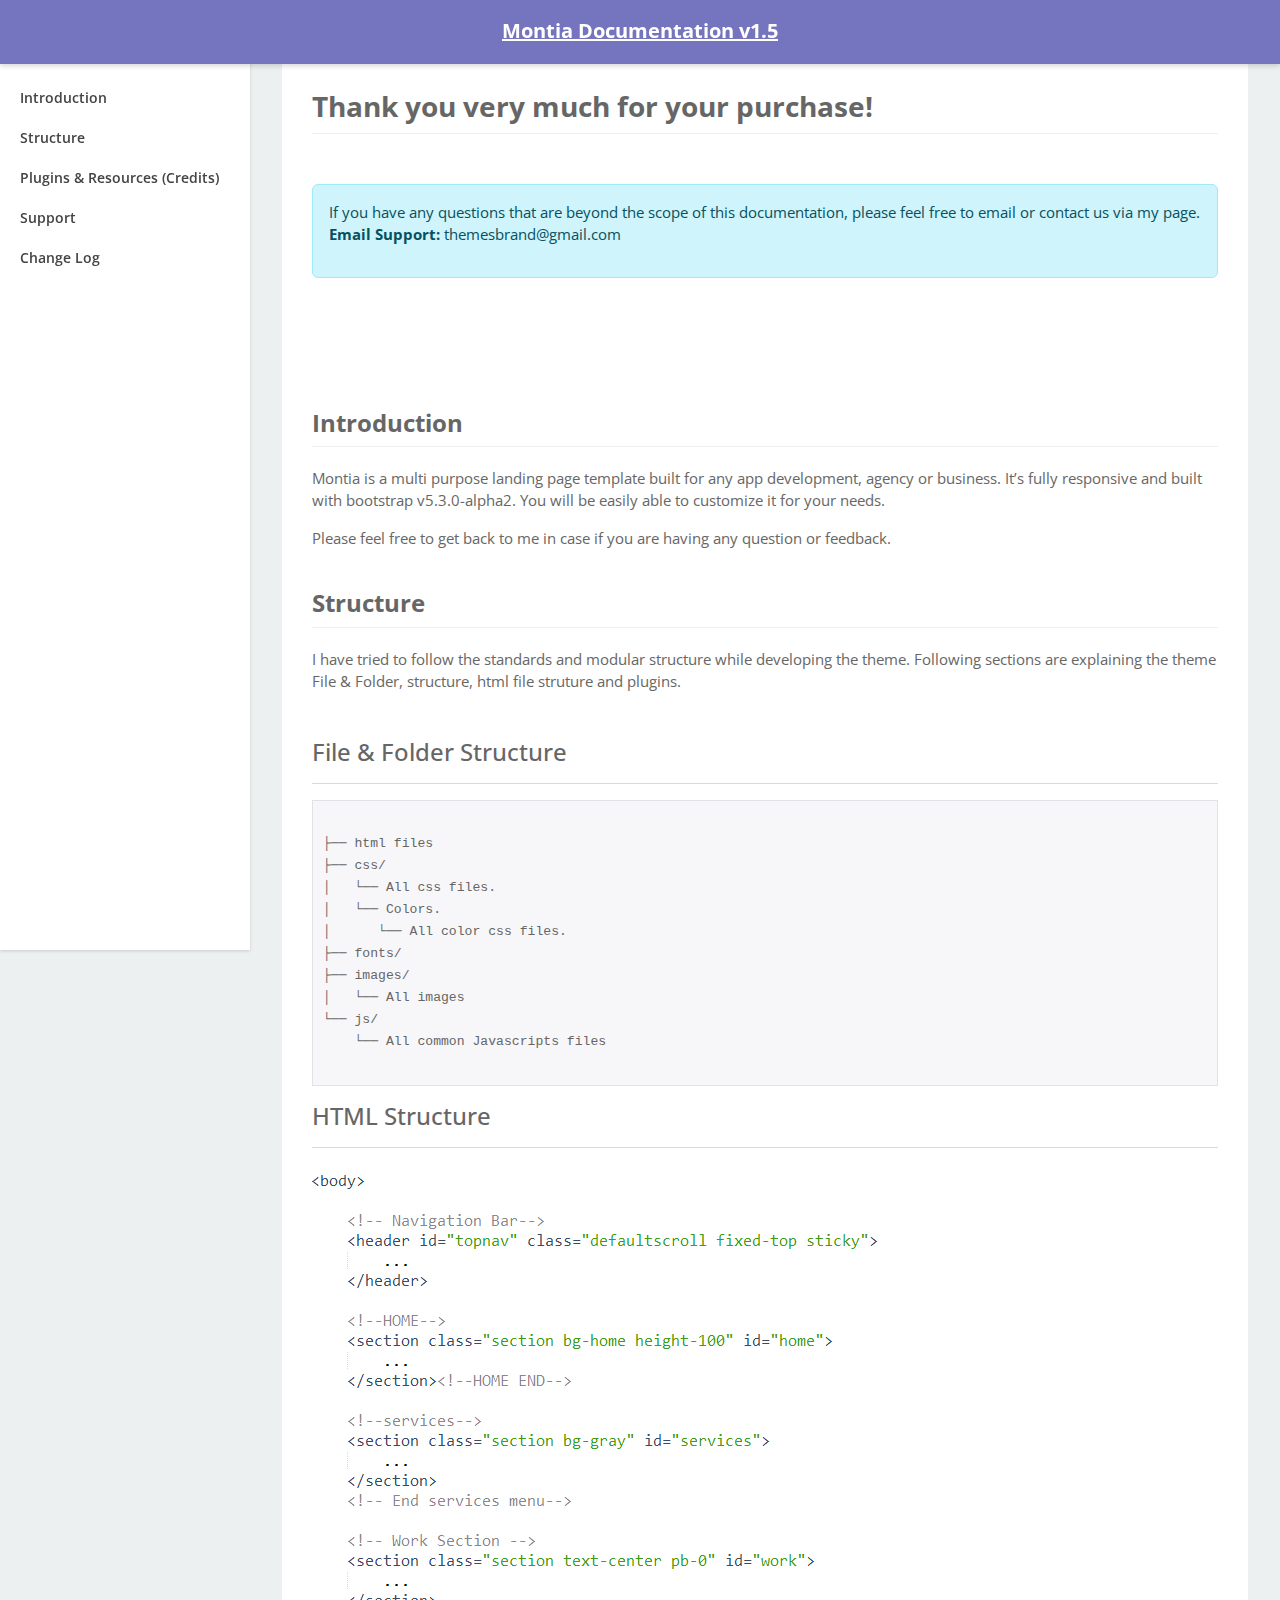
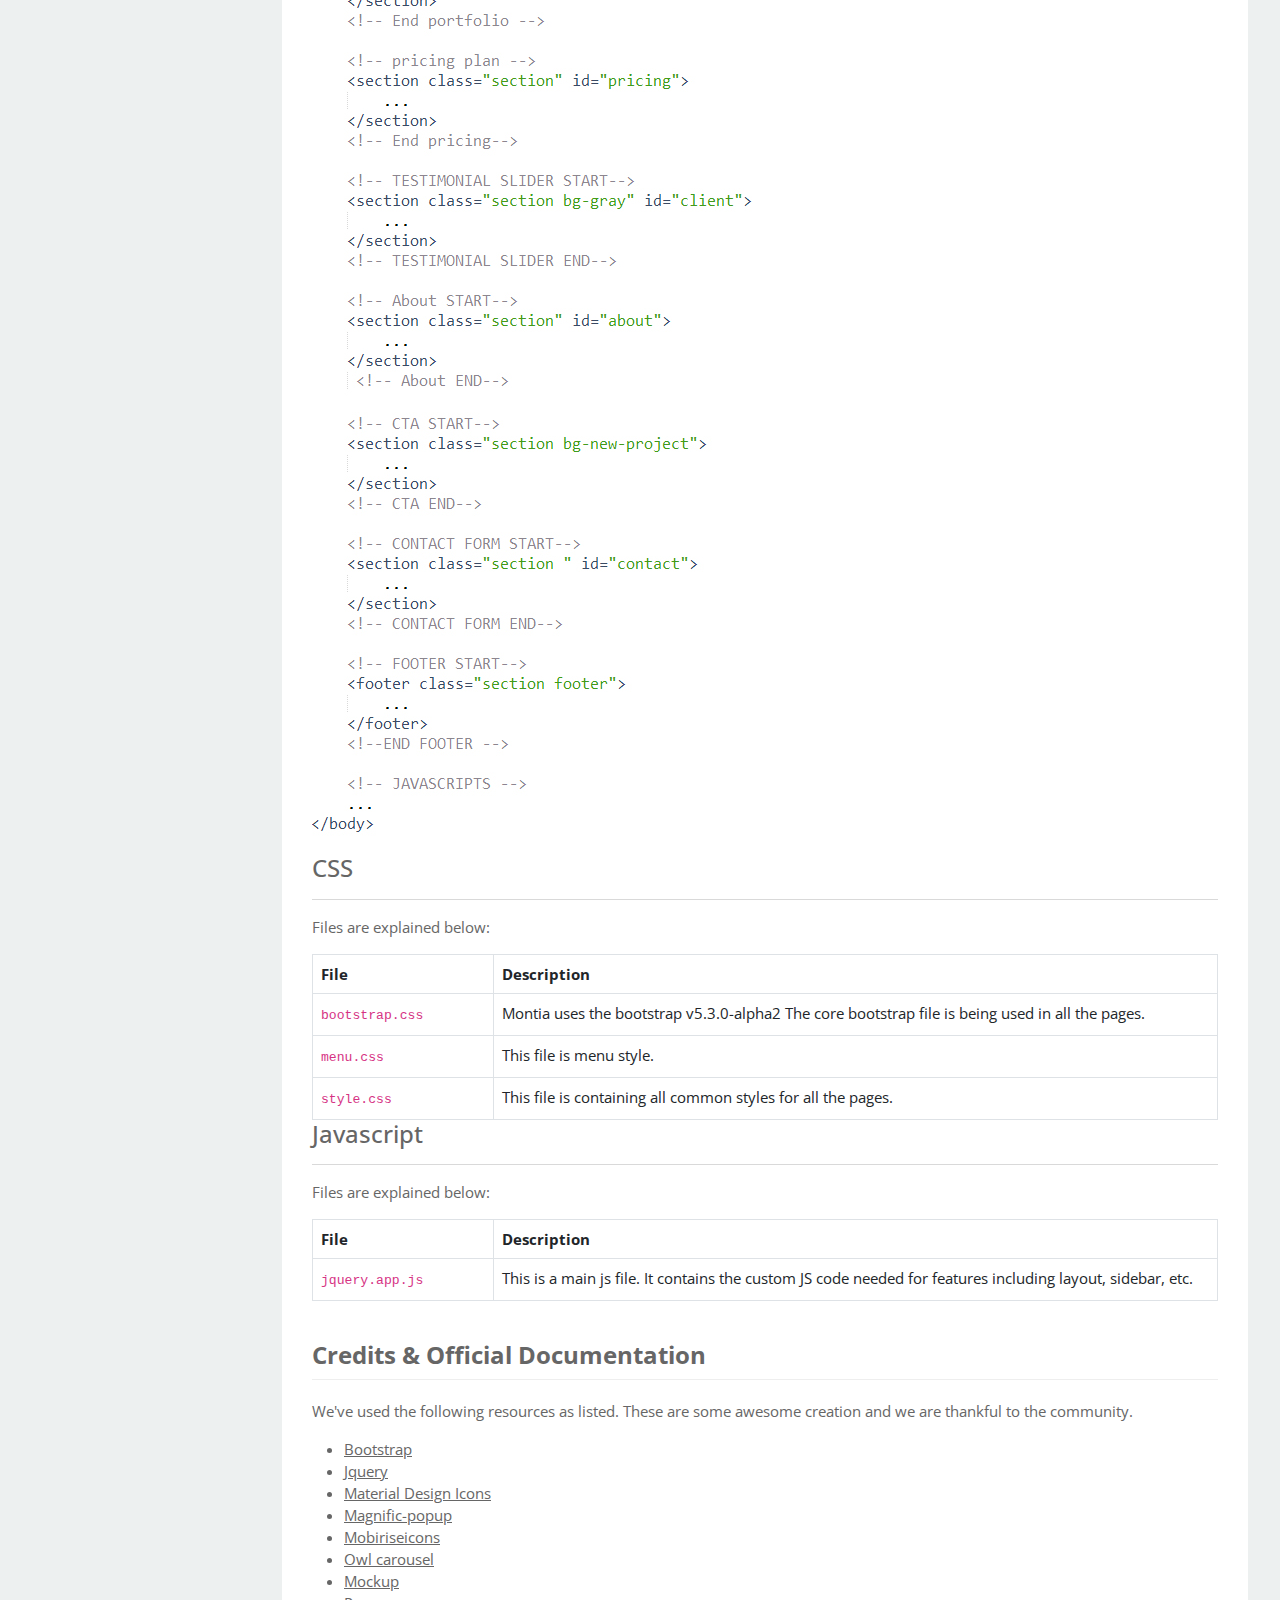
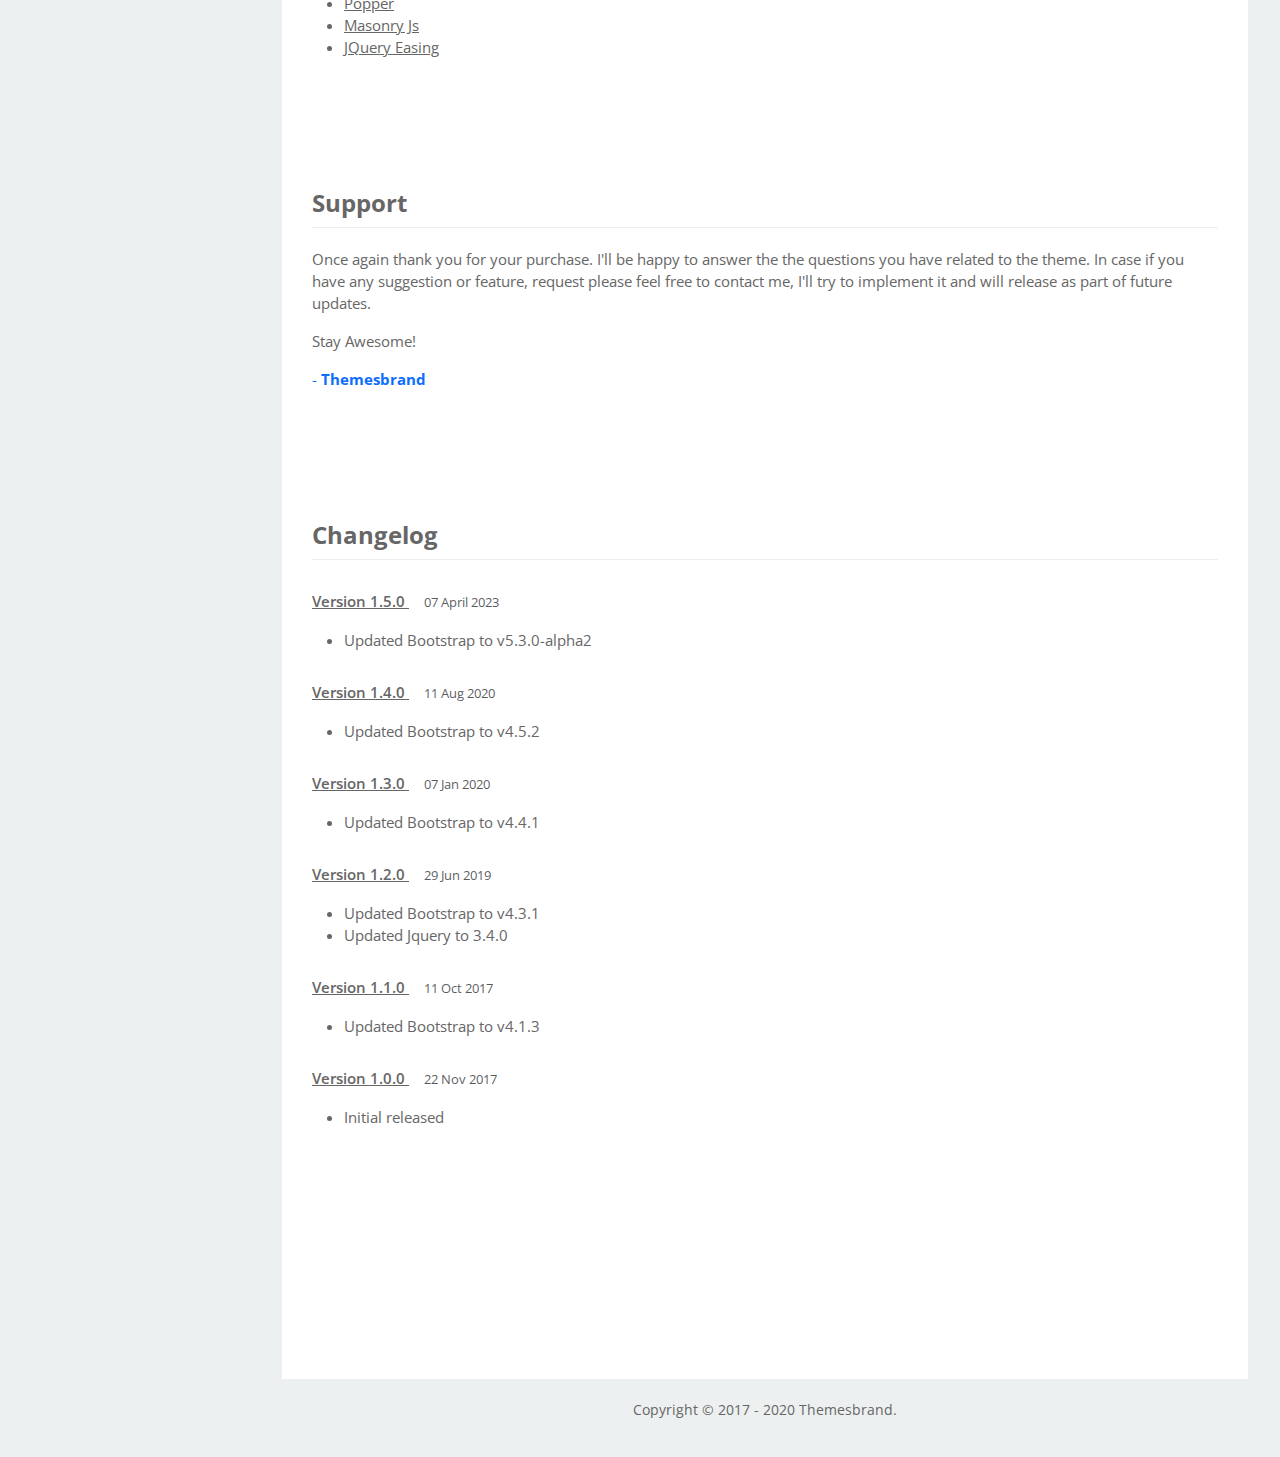
<file: Montia_v1.5.0/Documentation/index.html>
<!DOCTYPE html>
<html lang="en">

<head>
	<!--SEO Meta Tags-->
    <meta charset="utf-8" />
    <!-- SITE TITLE -->
    <title>Montia - Responsive Bootstrap 5 Landing Page Template</title>
    <meta name="viewport" content="width=device-width, initial-scale=1.0, maximum-scale=1.0, user-scalable=no" />
    <meta content="Responsive Bootstrap Multi-Purpose Landing Page Template" name="description" />
    <meta name="keywords" content="Landing, Bootstrap, Landing page, Template, Registration, Landing">
    <meta content="Themesbrand" name="author" />
    <meta http-equiv="X-UA-Compatible" content="IE=edge" />

    <link rel="shortcut icon" href="favicon.ico">

	<!-- Google-Fonts -->
	<link rel="stylesheet" href="http://fonts.googleapis.com/css?family=Open+Sans:400,600,700,800">

	<!-- Bootstrap Core CSS -->
	<link href="css/bootstrap.min.css" rel="stylesheet">

	<link rel="stylesheet" type="text/css" href="css/prettify.css" />

	<!-- Custom CSS -->
	<link href="css/styles.css" rel="stylesheet">

</head>

<body>

	<nav class="navbar navbar-default navbar-fixed-top">
		<div class="container-fluid">
			<!-- Brand and toggle get grouped for better mobile display -->
			<div class="mx-auto">
				<a class="logo" href="#">Montia Documentation v1.5</a>
			</div>
		</div><!-- /.container-fluid -->
	</nav>

	<div id="wrapper">

		<!-- Sidebar -->
		<div id="sidebar-wrapper">
			<ul class="sidebar-nav">
				<li>
					<a href="#intro">Introduction</a>
				</li>
				<li>
					<a href="#structure">Structure</a>
				</li>
				<li>
					<a href="#credits">Plugins &amp; Resources (Credits)</a>
				</li>
				<li>
					<a href="#support">Support</a>
				</li>
				<li><a href="#changelog">Change Log</a></li>
			</ul>
		</div>
		<!-- /#sidebar-wrapper -->

		<!-- Page Content -->
		<div id="page-content-wrapper">
			<div class="container-fluid">
				<div class="row">
					<div class="col-lg-12">
						<div class="right-bar">

							<div  class="com-container">

								<div id="intro" class="com-container">
									<h3 class="page-header">Thank you very much for your purchase!</h3>

									<div class="p-t-20">
											<div class="alert alert-info">
												<p>If you have any questions that are beyond the scope of this documentation, please feel free to email or contact us via my page. <b>Email Support:</b> themesbrand@gmail.com</p>
											</div>
									</div>
								</div>

								<h4 class="page-header">Introduction</h4>

								<p>Montia is a multi purpose landing page template built for any app development, agency or business. It’s fully responsive and built with bootstrap v5.3.0-alpha2. You will be easily able to customize it for your needs.
								</p>
								<p>
									Please feel free to get back to me in case if you are having any question or feedback.
								</p>



									<div id="structure" class="com-container">
										<h4 class="page-header">Structure</h4>
										<p>I have tried to follow the standards and modular structure while developing the theme. Following sections are explaining the theme File &amp; Folder, structure, html file struture and plugins.</p>

										<div class="row p-t-20">
											<div class="col-sm-12">
												<h4>File &amp; Folder Structure</h4>
												<hr/>

												<pre class="prettyprint">

├── html files
├── css/
│   └── All css files.
│   └── Colors.
│      └── All color css files.
├── fonts/
├── images/
│   └── All images
└── js/
    └── All common Javascripts files

</pre>
										

											<div class="row">
												<div class="col-sm-12 p-t-30">
													<h4>HTML Structure</h4>
													<hr/>
													<p>
														<img src="html.jpg" alt="htnl-img" class="img-responsive">
													</p>
												</div>
											</div>

											<div class="row">
												<div class="col-sm-12 p-t-30">
												<h4>CSS</h4>
												<hr/>
												
                                                <p class="m-t-20">Files are explained below: </p>

                                                <table class="table table-bordered m-0">
													<thead>
														<tr>
															<th style="width: 20%;"><i class="ti-file"></i> File</th>
															<th>Description</th>
														</tr>
													</thead>
													<tbody>
														<tr>
															<td>
                                                                <code>bootstrap.css</code>
                                                            </td>
                                                            <td>
                                                                Montia uses the bootstrap v5.3.0-alpha2 The core bootstrap file is being used in all the pages.
                                                            </td>
														</tr>

														<tr>
															<td>
                                                                <code>menu.css</code>
                                                            </td>
                                                            <td>
                                                                This file is menu style.
                                                            </td>
														</tr>

                                                        <tr>
															<td>
                                                                <code>style.css</code>
                                                            </td>
                                                            <td>
                                                                This file is containing all common styles for all the pages.
                                                            </td>
														</tr>
														

                                                    </tbody>
                                                </table>
                                                
											</div>
											</div>
										</div>

											<div class="col-sm-12 p-t-30">
												<h4>Javascript</h4>
												<hr/>

                                                <p class="m-t-20">Files are explained below: </p>

                                                <table class="table table-bordered m-0">
													<thead>
														<tr>
															<th style="width: 20%;"><i class="ti-file"></i> File</th>
															<th>Description</th>
														</tr>
													</thead>
													<tbody>
														
                                                        <tr>
															<td>
                                                                <code>jquery.app.js</code>
                                                            </td>
                                                            <td>
                                                                This is a main js file. It contains the custom JS code needed for features including
                                                                layout, sidebar, etc.
                                                            </td>
														</tr>
                                                    </tbody>
                                                </table>
											</div>

									</div>
										


										<div id="credits" class="com-container">
											<h4 class="page-header">Credits &amp; Official Documentation</h4>
											<p>We've used the following resources as listed. These are some awesome creation and we are thankful to the community.</p>

											<ul>
												<li><a href="http://getbootstrap.com/" rel="nofollow" target="_blank">Bootstrap</a></li>
												<li><a href="https://jquery.com/" rel="nofollow" target="_blank">Jquery</a></li>
												<li><a href="https://materialdesignicons.com/" rel="nofollow" target="_blank">Material Design Icons</a></li>
												<li><a href="http://dimsemenov.com/plugins/magnific-popup/" rel="nofollow" target="_blank">Magnific-popup</a></li>
												<li><a href="https://mobiriseicons.com/" rel="nofollow" target="_blank">Mobiriseicons</a></li>
												<li><a href="https://owlcarousel2.github.io/OwlCarousel2/docs/started-welcome.html" rel="nofollow" target="_blank">Owl carousel </a></li>
												<li><a href="https://dribbble.com/avianrizky" rel="nofollow" target="_blank">Mockup</a></li>
												<li><a href="https://popper.js.org/" rel="nofollow" target="_blank">Popper</a></li>
												<li><a href="https://masonry.desandro.com/" rel="nofollow" target="_blank">Masonry Js</a></li>
												<li><a href="https://cdnjs.com/libraries/jquery-easing" rel="nofollow" target="_blank">JQuery Easing</a></li>
											</ul>
										</div>

										<div id="support" class="com-container">
											<h4 class="page-header">Support</h4>
											<p class="m-t-20">
                                                    Once again thank you for your purchase. I'll be happy to answer the the questions you have related to the theme.
                                                    In case if you have any suggestion or feature, request please feel free to contact me, I'll try to implement it and will release as part of future updates.
                                                </p>

                                                <p>
                                                    Stay Awesome!
                                                </p>

                                                <p class="text-primary">
                                                    - <strong>Themesbrand</strong>
                                                </p>
										</div>

										<div id="changelog" class="com-container">

											<h4 class="page-header">Changelog</h4>

											<p style="margin-top: 30px;"><span style="text-decoration: underline; font-weight: 600;">Version 1.5.0 </span> &nbsp;&nbsp;&nbsp;<small class="text-muted"> 07 April 2023</small></p>
											
											<ul>
												<li>
													Updated Bootstrap to v5.3.0-alpha2
												</li>
											</ul>

											<p style="margin-top: 30px;"><span  style="text-decoration: underline; font-weight: 600;">Version 1.4.0 </span> &nbsp;&nbsp;&nbsp;<small class="text-muted"> 11 Aug 2020</small></p>
											
											<ul>
												<li>
													Updated Bootstrap to v4.5.2
												</li>
											</ul>

											<p style="margin-top: 30px;"><span  style="text-decoration: underline; font-weight: 600;">Version 1.3.0 </span> &nbsp;&nbsp;&nbsp;<small class="text-muted"> 07 Jan 2020</small></p>
											
											<ul>
												<li>
													Updated Bootstrap to v4.4.1
												</li>
											</ul>

											<p style="margin-top: 30px;"><span  style="text-decoration: underline; font-weight: 600;">Version 1.2.0 </span> &nbsp;&nbsp;&nbsp;<small class="text-muted"> 29 Jun 2019</small></p>
											
											<ul>
												<li>
													Updated Bootstrap to v4.3.1
												</li>
												<li>
													Updated Jquery to 3.4.0
												</li>
											</ul>

											<p style="margin-top: 30px;"><span  style="text-decoration: underline; font-weight: 600;">Version 1.1.0 </span> &nbsp;&nbsp;&nbsp;<small class="text-muted"> 11 Oct 2017</small></p>
											
											<ul>
												<li>
													Updated Bootstrap to v4.1.3
												</li>
											</ul>

											<p style="margin-top: 30px;"><span  style="text-decoration: underline; font-weight: 600;">Version 1.0.0 </span> &nbsp;&nbsp;&nbsp;<small class="text-muted"> 22 Nov 2017</small></p>
											
											<ul>
												<li>
													Initial released
												</li>
											</ul>

										</div>

									</div>
								</div>
							</div>
						</div>
					</div>
					<!-- /#page-content-wrapper -->

					<div class="text-center">
						<p class="copy">Copyright © 2017 - 2020 Themesbrand.</p>
					</div>
				</div>
				<!-- /#wrapper -->

				<!-- jQuery -->
				<script src="js/jquery.js"></script>

				<!-- Bootstrap Core JavaScript -->
				<script src="js/bootstrap.bundle.min.js"></script>

				<script src="js/jquery.easing.min.js"></script>

				<script type="text/javascript" src="js/prettify.js"></script>

				<!-- Menu Toggle Script -->
				<script>

					//jQuery for page scrolling feature - requires jQuery Easing plugin
					$(function() {
					    $('.sidebar-nav a').bind('click', function(event) {
					        var $anchor = $(this);
					        $('html, body').stop().animate({
					            scrollTop: $($anchor.attr('href')).offset().top - 100
					        }, 1500, 'easeInOutExpo');
					        event.preventDefault();
					    });
					});
				</script>

			</body>

</html>
</file>
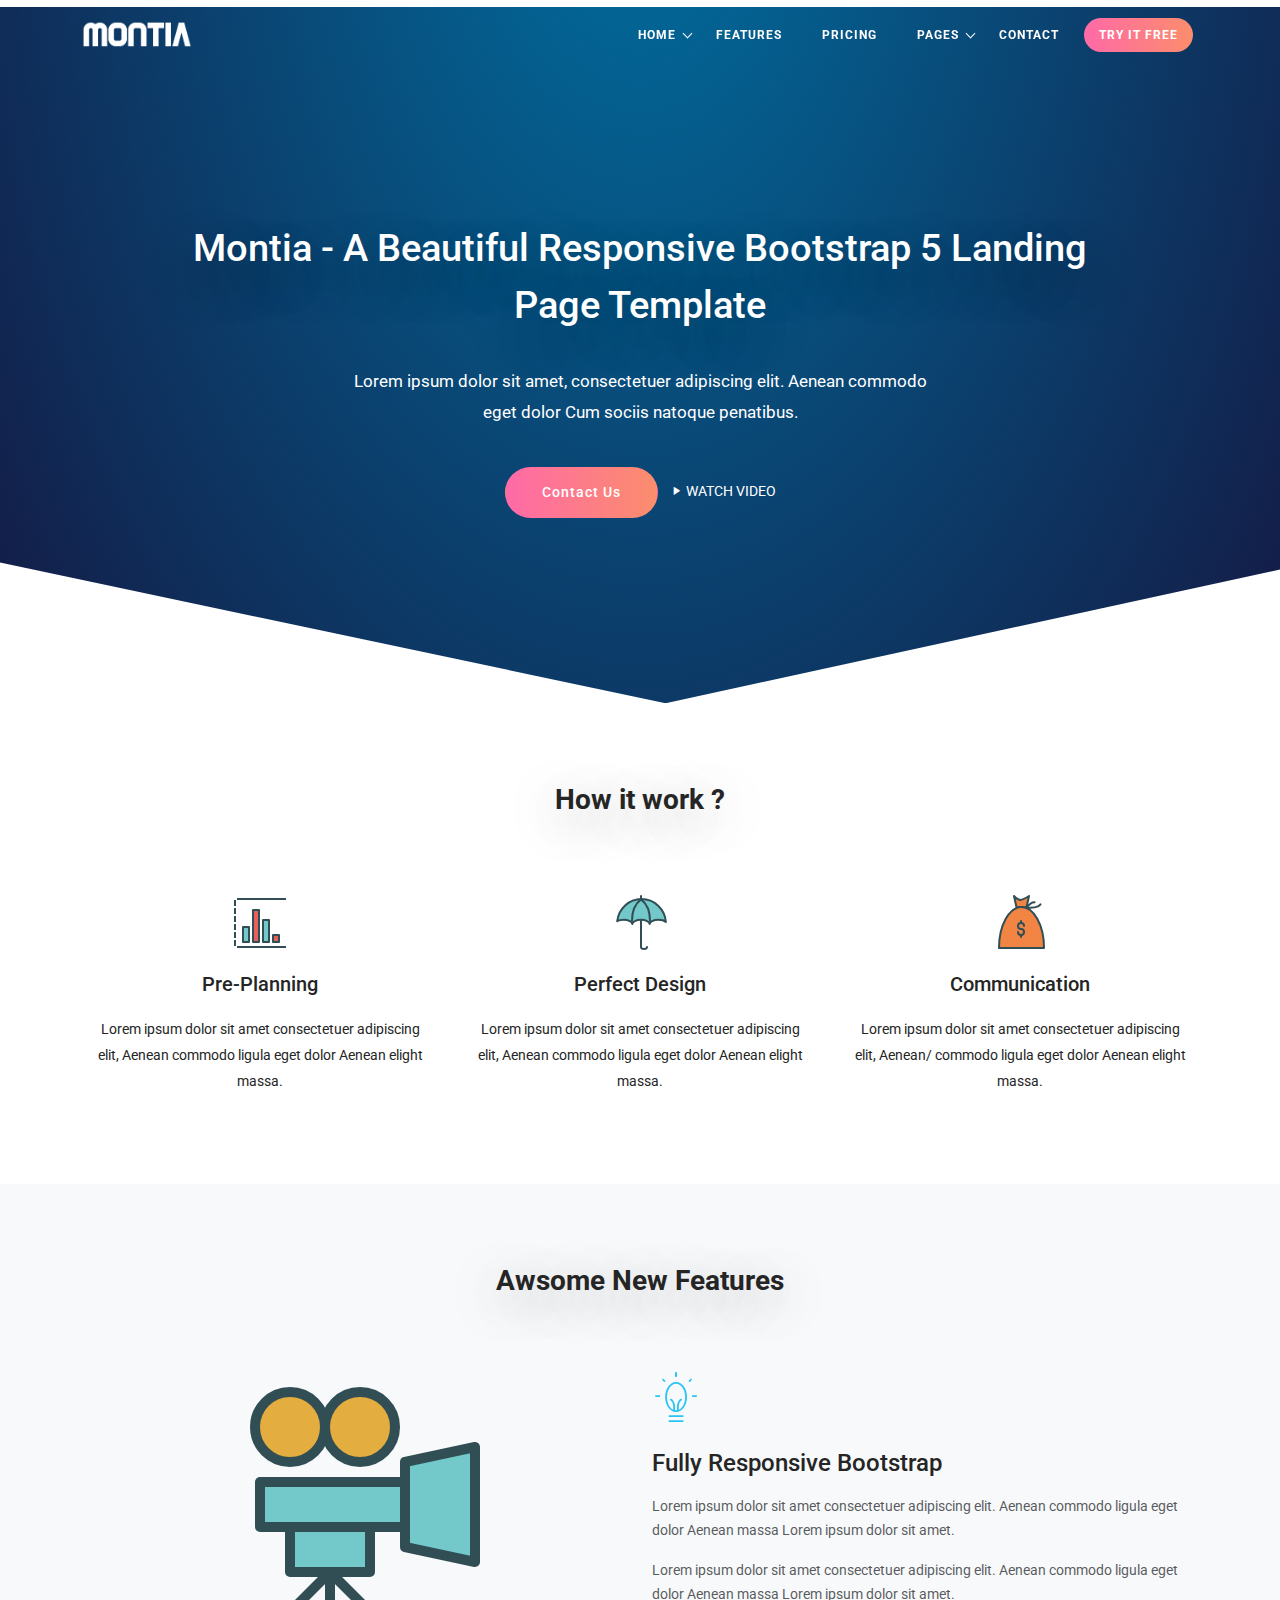
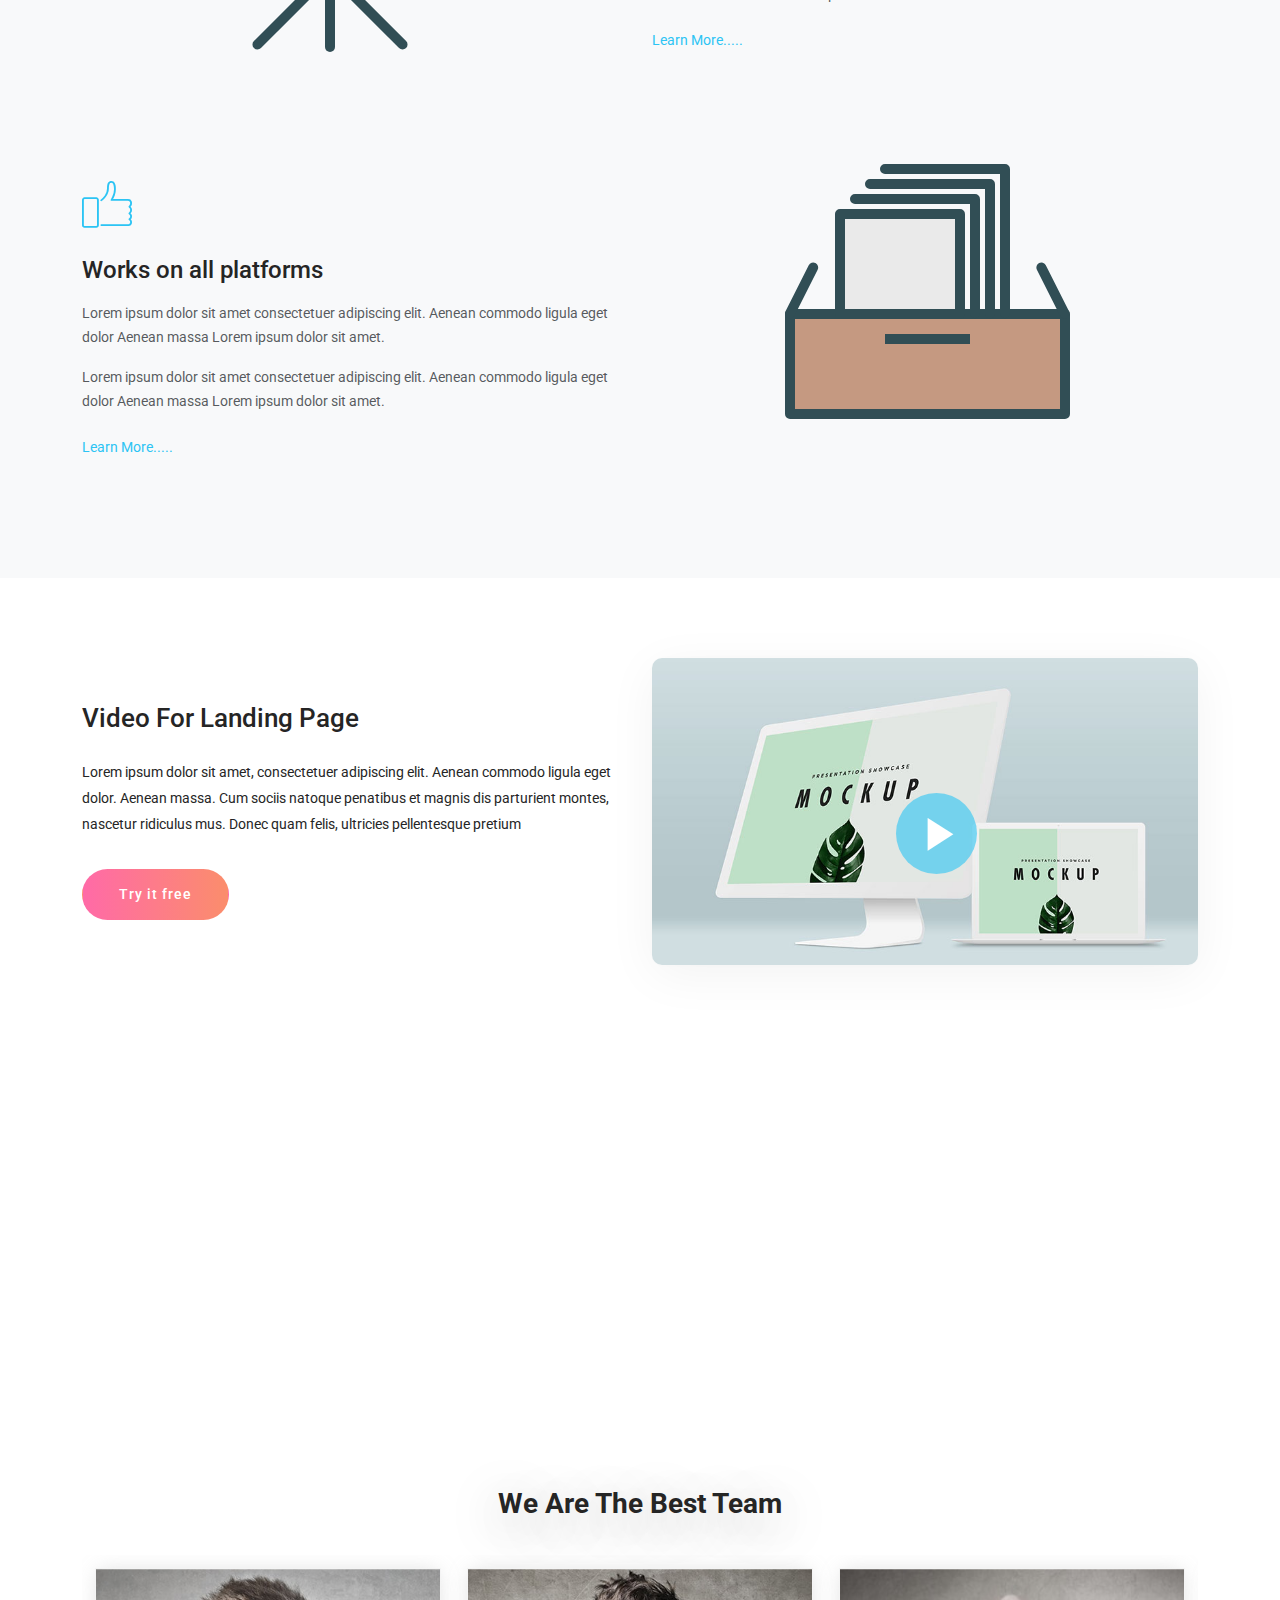
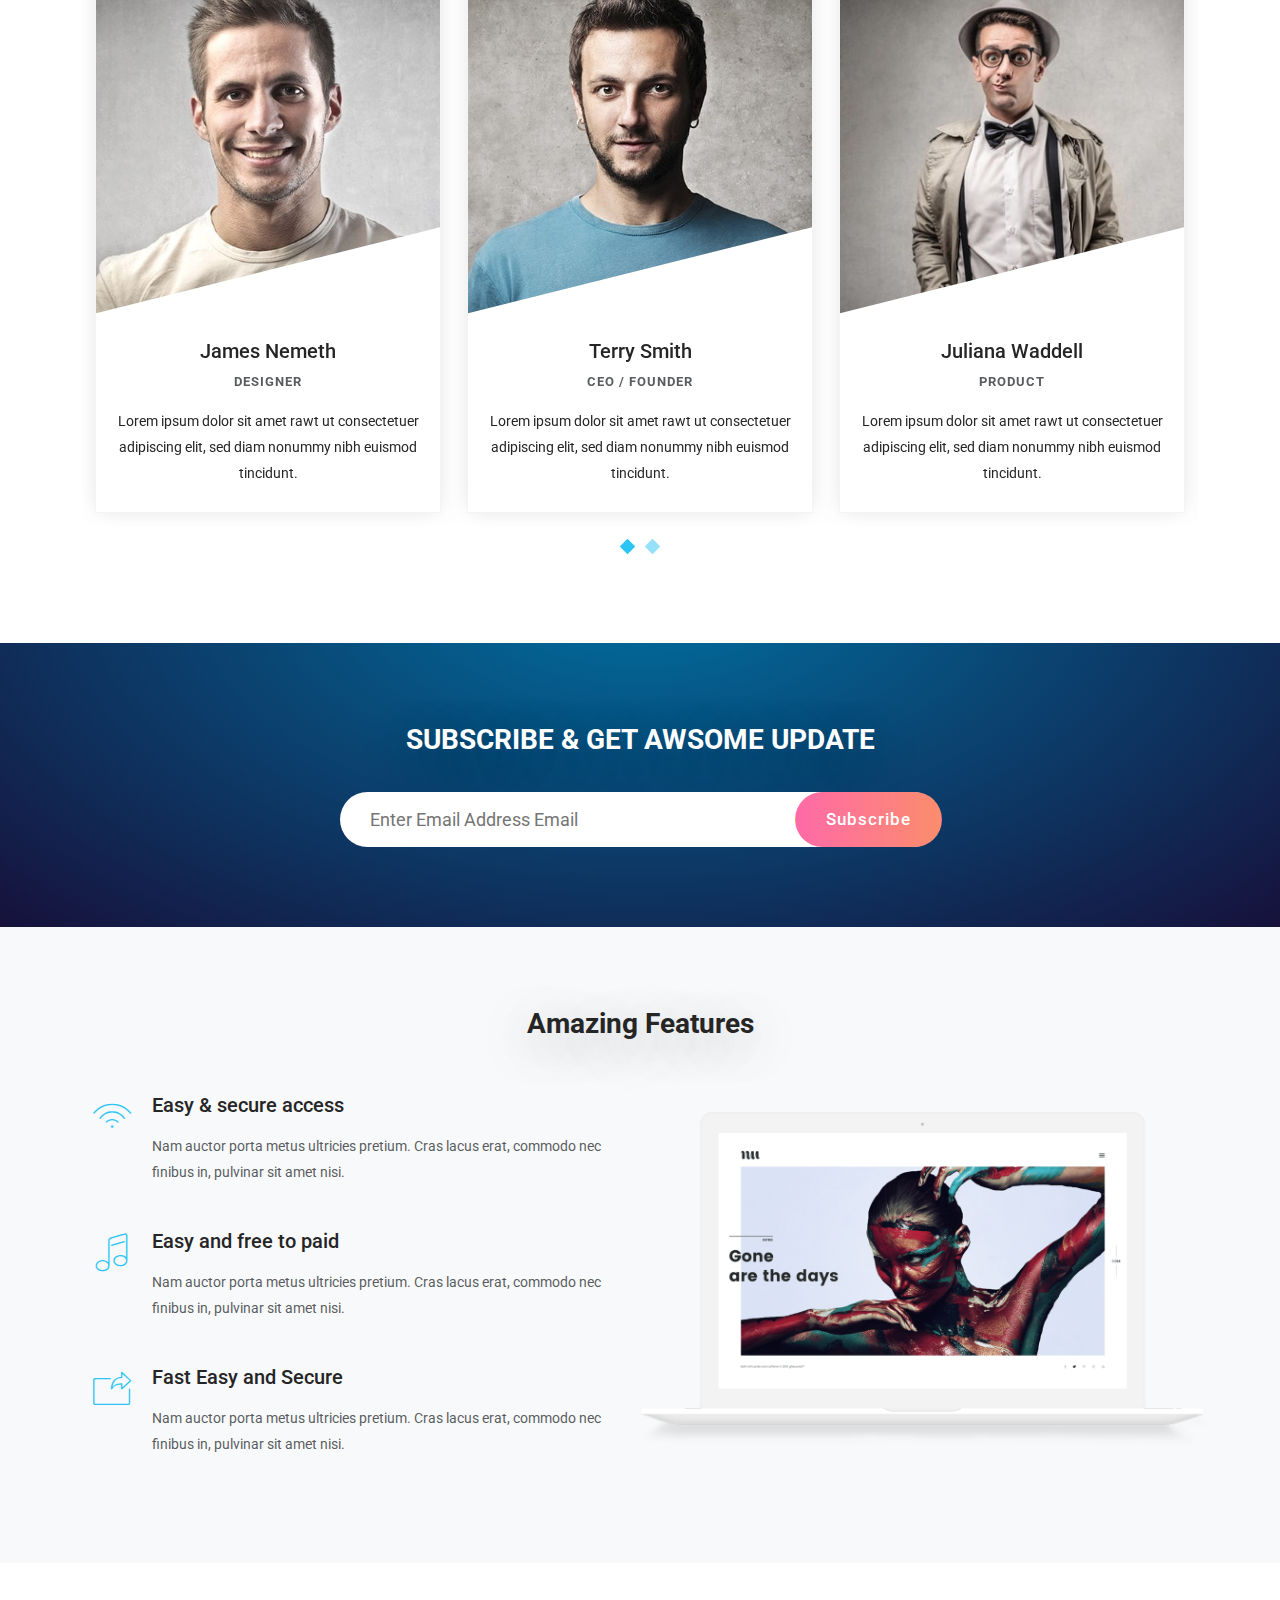
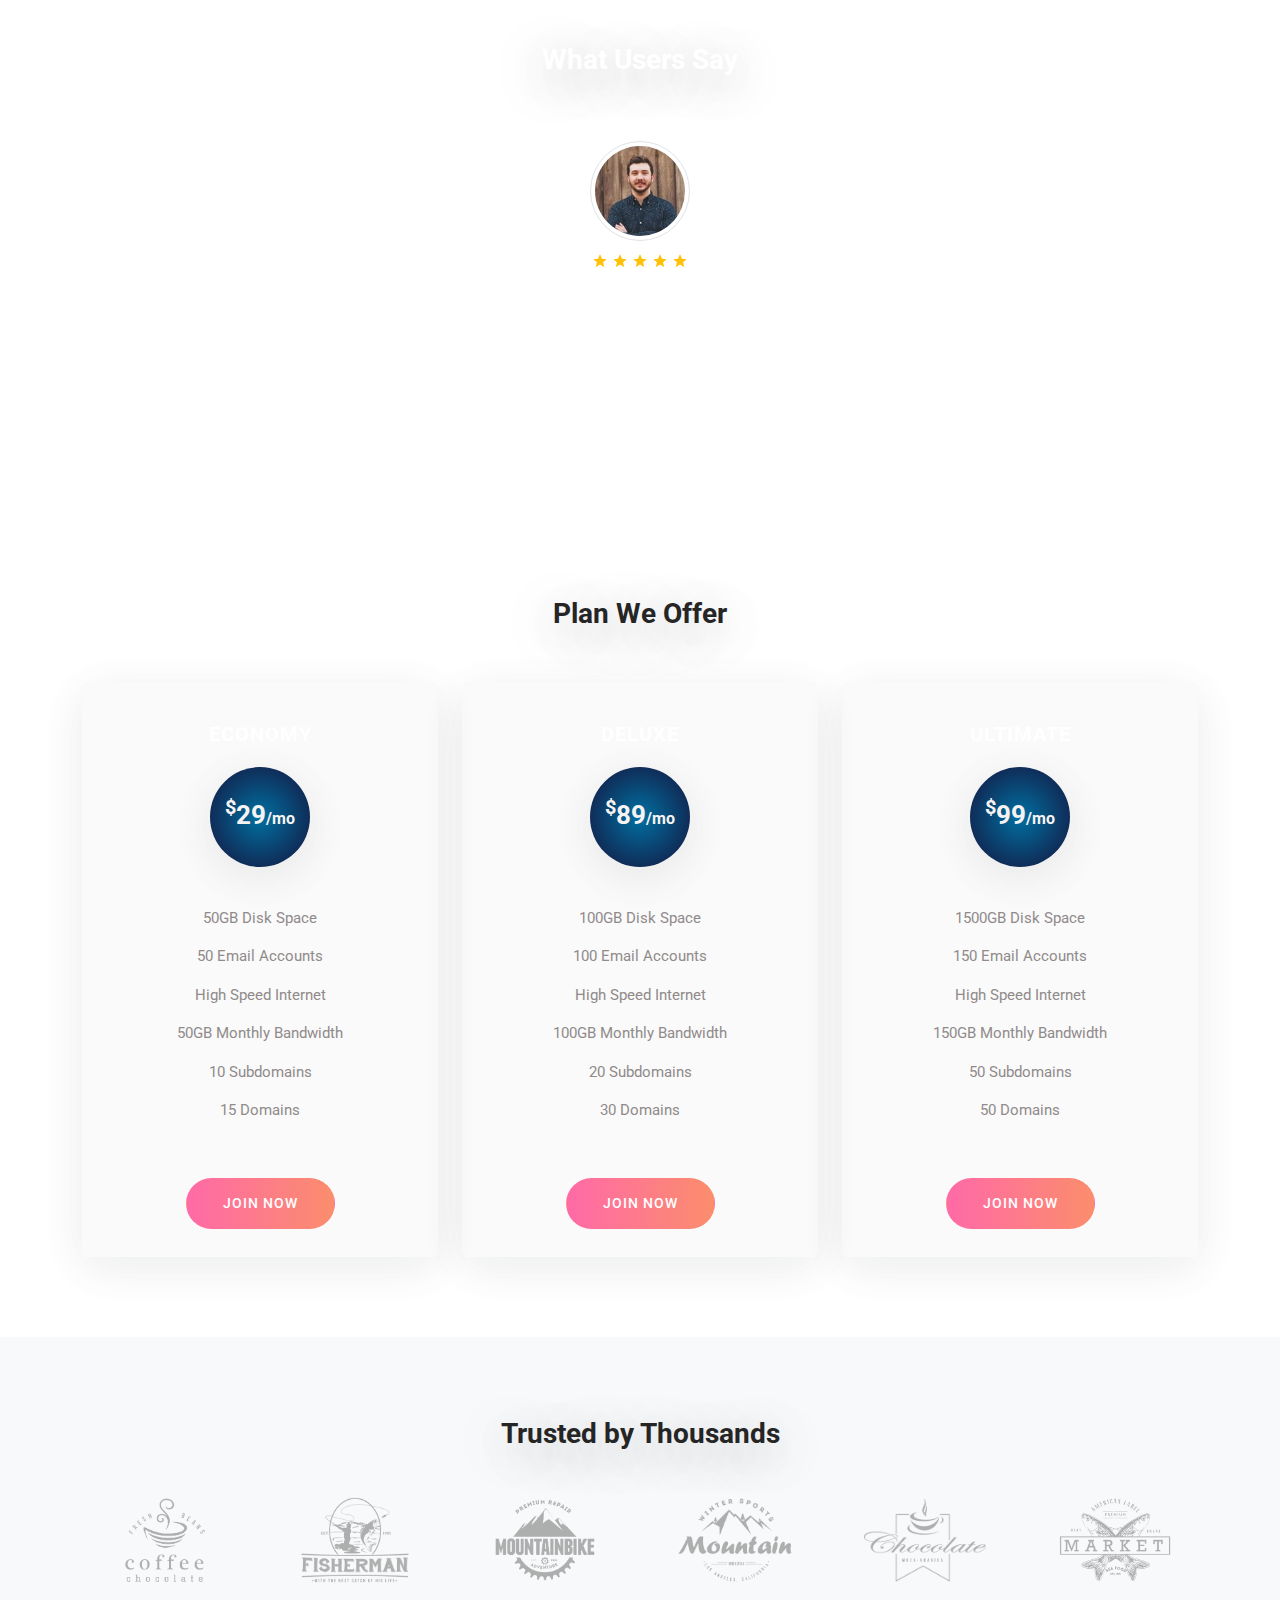
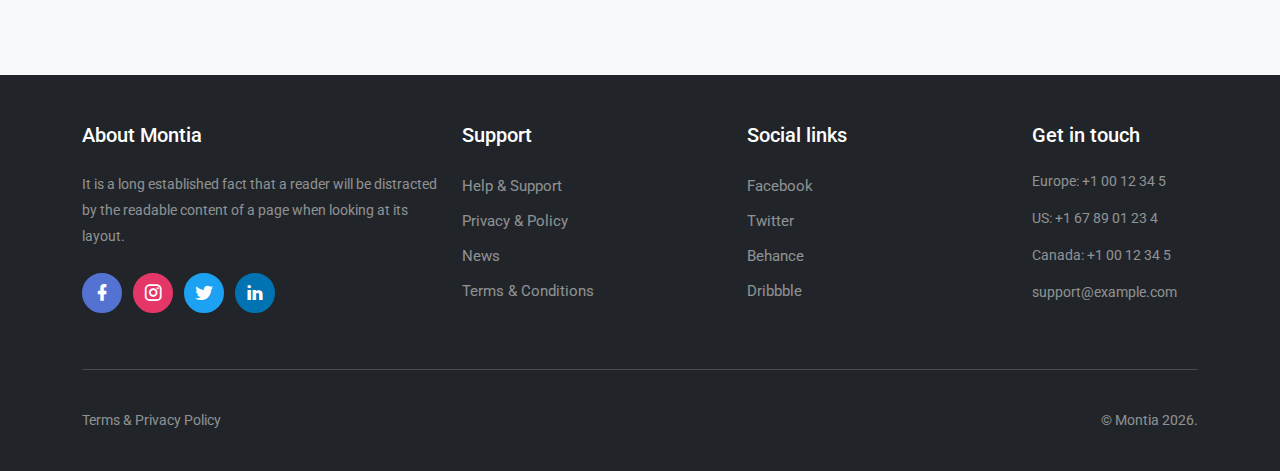
<file: Montia_v1.5.0/HTML/index.html>
<!DOCTYPE html>
<html lang="en">

    <head>
        <meta charset="utf-8">
        <meta name="viewport" content="width=device-width, initial-scale=1.0">
        <meta name="description" content="Responsive bootstrap landing template">
        <meta name="author" content="Themesbrand">

        <link rel="shortcut icon" href="images/favicon.ico">

        <title>Montia - Responsive Bootstrap 5 Landing Page </title>

        <!-- Google Fonts -->
        <link href="https://fonts.googleapis.com/css?family=Roboto:400,500,700" rel="stylesheet">

        <!-- Bootstrap core CSS -->
        <link href="css/bootstrap.min.css" rel="stylesheet">

        <!-- Bootstrap core CSS -->
        <link href="css/materialdesignicons.min.css" rel="stylesheet">
        <link href="css/mobiriseicons.css" rel="stylesheet">

        <!--Magnific popup -->
        <link rel="stylesheet" type="text/css" href="css/magnific-popup.css" />

        <!--Slider-->
        <link rel="stylesheet" href="css/owl.carousel.css" />
        <link rel="stylesheet" href="css/owl.theme.css" />
        <link rel="stylesheet" href="css/owl.transitions.css" />

        <!-- Custom styles for this template -->
        <link href="css/menu.css" rel="stylesheet">
        <link href="css/style.css" rel="stylesheet">

        <!--Template Color-->
        <link href="css/colors/default.css" rel="stylesheet">

    </head>

    <body>
        <!-- Navigation Bar-->
        <header id="topnav" class="defaultscroll fixed-top sticky">
            <div class="container">
                <!-- Logo container-->
                <div>
                    <a href="index.html" class="logo text-uppercase">
                        <img src="images/logo-light.png" alt="" class="logo-light" height="38" />
                        <img src="images/logo-dark.png" alt="" class="logo-dark" height="38" />
                    </a>
                </div>
                <!-- End Logo container-->
                <div class="menu-extras">
                    <div class="menu-item">
                        <!-- Mobile menu toggle-->
                        <a class="navbar-toggle">
                            <div class="lines">
                                <span></span>
                                <span></span>
                                <span></span>
                            </div>
                        </a>
                        <!-- End mobile menu toggle-->
                    </div>
                </div>
                <div id="navigation">
                    <!-- Navigation Menu-->
                    <ul class="navigation-menu">
                        <li class="has-submenu">
                            <a href="#home">Home</a>
                            <span class="menu-arrow"></span>
                            <ul class="submenu">
                                <li>
                                    <a href="index.html">Home Default </a>
                                </li>
                                <li>
                                    <a href="index-1.html"> Home Style - 1 </a>
                                </li>
                                <li class="has-submenu">
                                    <a href="index-2.html"> Home Style - 2 </a>
                                </li>
                                <li class="has-submenu">
                                    <a href="index-3.html"> Home Style - 3 </a>
                                </li>
                                <li class="has-submenu">
                                    <a href="index-4.html"> Home Style - 4 </a>
                                </li>
                                <li class="has-submenu">
                                    <a href="index-5.html"> Home Style - 5 </a>
                                </li>
                            </ul>
                        </li>
                        <li class="">
                            <a href="#features">features</a>
                        </li>
                        <li class="">
                            <a href="#pricing">Pricing</a>
                        </li>
                        <li class="has-submenu">
                            <a href="#">Pages</a>
                            <span class="menu-arrow"></span>

                            <ul class="submenu">
                                <li>
                                    <a href="about.html">About Us </a>
                                </li>
                                <li>
                                    <a href="contact.html">Contact Us</a>
                                </li>
                                <li class="has-submenu">
                                    <a href="services.html">Services</a>
                                </li>
                                <li class="has-submenu">
                                    <a href="login.html">Log In</a>
                                </li>
                                <li class="has-submenu">
                                    <a href="signup.html">Sign Up</a>
                                </li>
                                <li class="has-submenu">
                                    <a href="faq.html">FAQ</a>
                                </li>
                                <li class="has-submenu">
                                    <a href="job.html">Jobs</a>
                                </li>
                                <li class="has-submenu">
                                    <a href="#">Sub Menu</a>
                                    <span class="menu-arrow submenu-arrow"></span>
                                    <ul class="submenu">
                                        <li><a href="#">Sub Menu Item 1</a></li>
                                        <li><a href="#">Sub Menu Item 2</a></li>
                                    </ul>
                                </li>
                            </ul>
                        </li>
                        <li class="">
                            <a href="contact.html">Contact</a>
                        </li>

                        <li class="">
                            <a href="signup.html" class="btn-custom btn-rounded">Try it free</a>
                        </li>
                    </ul>
                </div>
            </div>
        </header>

        <!-- Home -->
        <section class="home-height-half bg-home" id="home">
            <!-- <div class="bg-overlay-gredient"></div> -->
            <div class="home-center">
                <div class="home-desc-center">
                    <div class="container">
                        <div class="row justify-content-center">
                            <div class="col-lg-10 text-center">
                                <h6 class="home-title text-white">Montia -  A Beautiful Responsive Bootstrap 5 Landing Page Template </h6>
                                <p class="pt-4 home-sub-title text-white mx-auto">Lorem ipsum dolor sit amet, consectetuer adipiscing elit. Aenean commodo eget dolor Cum sociis natoque penatibus.</p>
                                <div class="pt-4">
                                    <a href="contact.html" class="btn btn-custom btn-rounded"><span>Contact Us</span></a>
                                    <a href="http://vimeo.com/99025203" class="video-play-icon-trigger text-white ms-2"><i class="mdi mdi-play"></i> <span> WATCH VIDEO</span></a>
                                </div>
                            </div>
                        </div>
                    </div>
                </div>
            </div>
        </section>
        <!-- Home end -->

        <!-- How do work -->
        <section class="section services-wrapper">
            <div class="container">
                <div class="row">
                    <div class="col-12 text-center">
                        <h3 class="title">How it work ?</h3>
                    </div>
                </div>
                <div class="row">
                    <div class="col-lg-4">
                        <div class="service-boxed">
                            <img src="images/icons/svg/Chart.svg" alt="service-icon-img" class="service-icon" />
                            <div class="service-body">
                                <h5>Pre-Planning</h5>
                                <p>
                                    Lorem ipsum dolor sit amet consectetuer adipiscing elit, Aenean commodo ligula eget dolor Aenean elight massa.
                                </p>
                            </div>
                        </div>
                    </div>
                    <div class="col-lg-4">
                        <div class="service-boxed">
                            <img src="images/icons/svg/Rainumbrella.svg" alt="service-icon-img" class="service-icon" />
                            <div class="service-body">
                                <h5>Perfect Design</h5>
                                <p>
                                    Lorem ipsum dolor sit amet consectetuer adipiscing elit, Aenean commodo ligula eget dolor Aenean elight massa.
                                </p>
                            </div>
                        </div>
                    </div>
                    <div class="col-lg-4">
                        <div class="service-boxed">
                            <img src="images/icons/svg/Dollarbag.svg" alt="service-icon-img" class="service-icon" />
                            <div class="service-body">
                                <h5>Communication</h5>
                                <p>
                                    Lorem ipsum dolor sit amet consectetuer adipiscing elit, Aenean/ commodo ligula eget dolor Aenean elight massa.
                                </p>
                            </div>
                        </div>
                    </div>
                </div>
            </div>
        </section>
        <!-- How do work end  -->

        <!-- More Features -->
        <section class="section bg-light" id="features">
            <div class="container">
                <div class="row">
                    <div class="col-12 text-center">
                        <h3 class="title">Awsome New Features</h3>
                    </div>
                </div>
                <div class="row justify-content-center justify-content-center pb-4">
                    <div class="col-lg-6 align-self-center">
                        <div>
                            <img src="images/icons/svg/Moviecam.svg" alt="" class="img-fluid mx-auto d-block">
                        </div>
                    </div>
                    <div class="col-lg-6 align-self-center">
                        <div class="more-features">
                            <i class="mbri-idea"></i>
                            <h4 class="pt-4">Fully Responsive Bootstrap</h4>
                            <p class="text-muted preference-subtitle mt-3 mb-0">Lorem ipsum dolor sit amet consectetuer adipiscing elit. Aenean commodo ligula eget dolor Aenean massa Lorem ipsum dolor sit amet.</p>

                            <p class="text-muted preference-subtitle mt-3 mb-0">Lorem ipsum dolor sit amet consectetuer adipiscing elit. Aenean commodo ligula eget dolor Aenean massa Lorem ipsum dolor sit amet.</p>

                            <a href="#" class="text-custom preference-more mt-4">Learn More.....</a>
                        </div>
                    </div>
                </div>
                <div class="row justify-content-center mt-4 justify-content-center">
                    <div class="col-lg-6">
                        <div class="more-features">
                            <i class="mbri-like"></i >
                            <h4 class="pt-4">Works on all platforms</h4>
                            <p class="text-muted preference-subtitle mt-3 mb-0">Lorem ipsum dolor sit amet consectetuer adipiscing elit. Aenean commodo ligula eget dolor Aenean massa Lorem ipsum dolor sit amet.</p>

                            <p class="text-muted preference-subtitle mt-3 mb-0">Lorem ipsum dolor sit amet consectetuer adipiscing elit. Aenean commodo ligula eget dolor Aenean massa Lorem ipsum dolor sit amet.</p>

                            <a href="#" class="text-custom preference-more mt-4">Learn More.....</a>
                        </div>
                    </div>
                    <div class="col-lg-6">
                        <div>
                            <img src="images/icons/svg/Paperdesk.svg" alt="" class="img-fluid mx-auto d-block">
                        </div>
                    </div>
                </div>    
            </div>
        </section>
        <!-- More Features end -->

        <!-- video -->
        <section class="section">
            <div class="container">
                <div class="row justify-content-center ">
                    <div class="col-lg-6 col-md-6 me-auto align-self-center">
                        <div class="video-intro">
                            <article>
                                <h2 class="">Video For Landing Page</h2>
                                <p>Lorem ipsum dolor sit amet, consectetuer adipiscing elit. Aenean commodo ligula eget dolor. Aenean massa. Cum sociis natoque penatibus et magnis dis parturient montes, nascetur ridiculus mus. Donec quam felis, ultricies  pellentesque pretium</p>
                                <a href="signup.html" class="btn btn-custom btn-rounded mt-3">Try it free</a>
                            </article>
                        </div>
                    </div>
                    <div class="col-lg-6 col-md-6 align-self-center">
                        <div class="video-play-bar">
                            <a href="https://vimeo.com/109054393" class="video-play-icon-trigger"><i class="play-video-btn mdi mdi-play play-position"></i> </a>
                            <img src="images/Mac-Display-Mockup.jpg" alt="" class="img-fluid mx-auto d-block">
                        </div>
                    </div>
                </div>
            </div>
        </section>
        <!-- video end -->

        <!--cta -->
        <section class="section bg-cta">
            <div class="program-bg-overlay"></div>
            <div class="container">
                <div class="row justify-content-center" id="counter">
                    <div class="col-md-3 text-white text-center pt-3 pb-3" style="z-index:0;">
                        <div class="counter-icon">
                            <i class="mbri-timer"></i>
                        </div>
                        <h1 class="counter-value" data-count="1200">0</h1>
                        <h4 class="counter-name">Working Hours</h4>
                    </div>

                    <div class="col-md-3 text-white text-center pt-3 pb-3" style="z-index:0;">
                        <div class="counter-icon">
                            <i class="mbri-bookmark"></i>
                        </div>
                        <h1 class="counter-value" data-count="5000">10</h1>
                        <h4 class="counter-name">Reviewers</h4>
                    </div>

                    <div class="col-md-3 text-white text-center pt-3 pb-3" style="z-index:0;">
                        <div class="counter-icon">
                            <i class="mbri-hot-cup"></i>
                        </div>
                        <h1 class="counter-value" data-count="5645">608</h1>
                        <h4 class="counter-name">Cups Of Coffee</h4>
                    </div>
                    <div class="col-md-3 text-white text-center pt-3 pb-3" style="z-index:0;">
                        <div class="counter-icon">
                            <i class="mbri-database"></i>
                        </div>
                        <h1 class="counter-value" data-count="800">2</h1>
                        <h4 class="counter-name">App Download</h4>
                    </div>
                </div>
            </div>
        </section>
        <!--funfact end-->

        <!-- team -->
        <section class="section">
            <div class="container">
                <div class="row">
                    <div class="col-md-12">
                        <h3 class="title text-center">We Are The Best Team</h3>
                    </div>
                </div>
                <div class="row">
                    <div class="col-md-12">
                        <div id="team">
                            <div class="item">
                                <div class="team-box">
                                    <img src="images/team/team-1.jpg" alt="" class="img-fluid team-img">
                                    <div class="team-info">
                                        <div class="text-center">
                                            <h5 class="pt-3">James Nemeth</h5>
                                            <p class="text-uppercase text-muted"><small> Designer </small></p>
                                            <p class="team-desc">Lorem ipsum dolor sit amet rawt ut consectetuer adipiscing elit, sed diam nonummy nibh euismod tincidunt.</p>
                                        </div>
                                    </div>
                                </div>
                            </div>

                            <div class="item">
                                <div class="team-box">
                                    <img src="images/team/team-3.jpg" alt="" class="img-fluid team-img">
                                    <div class="team-info">
                                        <div class="text-center">
                                            <h5 class="pt-3">Terry Smith</h5>
                                            <p class="text-uppercase text-muted"><small>CEO / Founder </small></p>
                                            <p class="team-desc">Lorem ipsum dolor sit amet rawt ut consectetuer adipiscing elit, sed diam nonummy nibh euismod tincidunt.</p>
                                        </div>
                                    </div>
                                </div>
                            </div>

                            <div class="item">
                                <div class="team-box">
                                    <img src="images/team/team-5.jpg" alt="" class="img-fluid team-img">
                                    <div class="team-info">
                                        <div class="text-center">
                                            <h5 class="pt-3">Juliana Waddell</h5>
                                            <p class="text-uppercase text-muted"><small>Product </small></p>
                                            <p class="team-desc">Lorem ipsum dolor sit amet rawt ut consectetuer adipiscing elit, sed diam nonummy nibh euismod tincidunt.</p>
                                        </div>
                                    </div>
                                </div>
                            </div>

                            <div class="item">
                                <div class="team-box">
                                    <img src="images/team/team-2.jpg" alt="" class="img-fluid team-img">
                                    <div class="team-info">
                                        <div class="text-center">
                                            <h5 class="pt-3">Andrew Sparks</h5>
                                            <p class="text-uppercase text-muted"><small> Founder</small></p>
                                            <p class="team-desc">Lorem ipsum dolor sit amet rawt ut consectetuer adipiscing elit, sed diam nonummy nibh euismod tincidunt.</p>
                                        </div>
                                    </div>
                                </div>
                            </div>

                            <div class="item">
                                <div class="team-box">
                                    <img src="images/team/team-4.jpg" alt="" class="img-fluid team-img">
                                    <div class="team-info">
                                        <div class="text-center">
                                            <h5 class="pt-3">Jennifer Lawson</h5>
                                            <p class="text-uppercase text-muted"><small>Designer </small></p>
                                            <p class="team-desc">Lorem ipsum dolor sit amet rawt ut consectetuer adipiscing elit, sed diam nonummy nibh euismod tincidunt.</p>
                                        </div>
                                    </div>
                                </div>
                            </div>
                        </div>
                    </div>
                </div>
            </div>
        </section>
        <!-- Team end -->

        <!-- Subscribe form -->
        <section class="section bg-subscriber">
            <div class="container">
                <div class="row">
                    <div class="col-md-12">
                        <h3 class="title text-center text-white">SUBSCRIBE & GET AWSOME UPDATE</h3>
                    </div>
                </div>
                <div class="row">
                    <div class="col-md-12">
                        <div class="text-center search-form">
                            <form action="#">
                                <input type="text" placeholder="Enter Email Address Email">
                                <button type="submit" class="btn btn-custom">Subscribe</button>
                            </form>
                        </div>
                    </div>
                </div>
            </div>
        </section>
        <!-- Subscribe form end  -->

        <!-- More features -->
        <section class="section bg-light">
            <div class="container">
                <div class="row">
                    <div class="col-md-12">
                        <h3 class="title text-center">Amazing Features</h3>
                    </div>
                </div>
                <div class="row justify-content-center">
                    <div class="col-lg-6 col-md-12 me-auto align-self-center">
                        <div>
                            <div class="d-flex feauters-box mt-2">
                                <i class="mbri-wifi"></i>
                                <div class="feauters-content">
                                    <h5 class="feauters-title">Easy & secure access</h5>
                                    <p class="feauters-subtitle text-muted pt-2">Nam auctor porta metus ultricies pretium. Cras lacus erat, commodo nec finibus in, pulvinar sit amet nisi.</p>
                                </div>
                            </div>
                            <div class="d-flex feauters-box mt-2">
                                <i class="mbri-music"></i>
                                <div class="feauters-content">
                                    <h5 class="feauters-title">Easy and free to paid</h5>
                                    <p class="feauters-subtitle text-muted pt-2"> Nam auctor porta metus ultricies pretium. Cras lacus erat, commodo nec finibus in, pulvinar sit amet nisi. </p>
                                </div>
                            </div>
                            <div class="d-flex feauters-box mt-2">
                                <i class="mbri-share"></i>
                                <div class="feauters-content">
                                    <h5 class="feauters-title"> Fast Easy and Secure</h5>
                                    <p class="feauters-subtitle text-muted pt-2">Nam auctor porta metus ultricies pretium. Cras lacus erat, commodo nec finibus in, pulvinar sit amet nisi.</p>
                                </div>
                            </div>
                        </div>
                    </div>
                    <div class="col-lg-6 col-md-12 ps-0 pe-0 align-self-center">
                        <img src="images/macbook.png" alt="" class="img-fluid m-l-auto">
                    </div>
                </div>
            </div>
        </section>
        <!-- More features end -->

        <!-- Testimonial -->
        <section class="section bg-gradient">
            <div class="container">
                <div class="row">
                    <div class="col-12 text-center">
                        <h3 class="title text-white mb-5">What Users Say </h3>
                    </div>
                </div>

                <div class="row justify-content-center">
                    <div class="col-lg-8 owl-carousel owl-theme" id="owl-demo">
                        <div class="item">
                            <div class="p-3 text-center testimonial-box">
                                <div class="testi-img">
                                    <img src="images/users/user-1.jpg" alt="" class="img-fluid mx-auto d-block img-thumbnail rounded-circle">
                                </div>
                                <p class="testi-rate mt-2 mb-1">
                                    <i class="mdi mdi-star text-warning"></i>
                                    <i class="mdi mdi-star text-warning"></i>
                                    <i class="mdi mdi-star text-warning"></i>
                                    <i class="mdi mdi-star text-warning"></i>
                                    <i class="mdi mdi-star text-warning"></i>
                                </p>
                                <div class="testi-desc text-white">
                                    <h5 class="fw-bold">Steven Dugas</h5>
                                    <p class="text-white mt-3">"Lorem ipsum dolor sit amet, sed do eiusmod tempor incididunt ut labore et dolore magna aliqua.Lorem ipsum dolor sit amet."</p>
                                </div>
                            </div>
                        </div>
                        <div class="item">
                            <div class="p-3 text-center testimonial-box">
                                <div class="testi-img">
                                    <img src="images/users/user-2.jpg" alt="" class="img-fluid mx-auto d-block img-thumbnail rounded-circle">
                                </div>
                                <p class="testi-rate mt-2 mb-1">
                                    <i class="mdi mdi-star text-warning"></i>
                                    <i class="mdi mdi-star text-warning"></i>
                                    <i class="mdi mdi-star text-warning"></i>
                                    <i class="mdi mdi-star text-warning"></i>
                                    <i class="mdi mdi-star text-warning"></i>
                                </p>
                                <div class="testi-desc">
                                    <h5 class="fw-bold text-white">Lioyd Brewer</h5>
                                    <p class="text-white mt-3">"Lorem ipsum dolor sit amet, sed do eiusmod tempor incididunt ut labore et dolore magna aliqua.Lorem ipsum dolor sit amet."</p>
                                </div>
                            </div>
                        </div>
                        <div class="item">
                            <div class="p-3 text-center testimonial-box">
                                <div class="testi-img">
                                    <img src="images/users/user-3.jpg" alt="" class="img-fluid mx-auto d-block img-thumbnail rounded-circle">
                                </div>
                                <p class="testi-rate mt-2 mb-1">
                                    <i class="mdi mdi-star text-warning"></i>
                                    <i class="mdi mdi-star text-warning"></i>
                                    <i class="mdi mdi-star text-warning"></i>
                                    <i class="mdi mdi-star text-warning"></i>
                                    <i class="mdi mdi-star text-warning"></i>
                                </p>
                                <div class="testi-desc">
                                    <h5 class="fw-bold text-white">Johnie Reveles</h5>
                                    <p class="text-white mt-3">"Lorem ipsum dolor sit amet, sed do eiusmod tempor incididunt ut labore et dolore magna aliqua.Lorem ipsum dolor sit amet."</p>
                                </div>
                            </div>
                        </div>
                    </div>
                </div>
            </div>
        </section>
        <!-- Testimonial -->

        <!-- Pricing -->
        <section class="section" id="pricing">
            <div class="container">
                <div class="row">
                    <div class="col-12 text-center">
                        <h3 class="title">Plan We Offer</h3>
                    </div>
                </div>
                <div class="row">
                    <div class="col-lg-4">
                        <div class="program-box mt-3">
                            <div class="program-image">
                                <div class="program-bg-overlay"></div>
                                <h4 class="text-white text-center heading-price fw-bold">ECONOMY</h4>
                            </div>
                            <div class="process-icon mx-auto text-center">
                                <p class="price-tag-size"><sup>$</sup>29<span>/mo </span></p>
                            </div>
                            <div class="p-3 text-center">
                                <!-- <h5 class="text-uppercase fw-bold pt-3">Ios Swift</h5> -->
                                <ul class="mb-0 list-inline mt-4 program-list">
                                    <li class="">50GB Disk Space</li>
                                    <li class="">50 Email Accounts</li>
                                    <li class="">High Speed Internet</li>
                                    <li class="">50GB Monthly Bandwidth</li>
                                    <li class="">10 subdomains</li>
                                    <li class="">15 Domains</li>
                                </ul>
                            </div>
                            <div class="text-center">
                                <a href="#" class="btn btn-custom btn-rounded text-uppercase mt-4">Join Now</a>
                            </div>
                        </div>
                    </div>
                    <div class="col-lg-4">
                        <div class="program-box mt-3">
                            <div class="program-image">
                                <div class="program-bg-overlay"></div>
                                <h4 class="text-white text-center heading-price fw-bold">DELUXE</h4>
                            </div>
                            <div class="process-icon mx-auto text-center">
                                <p class="price-tag-size"><sup>$</sup>89<span>/mo </span></p>
                            </div>
                            <div class="p-3 text-center">
                                <!-- <h5 class="text-uppercase fw-bold pt-3">Ruby on rails</h5> -->
                                <ul class="mb-0 list-inline mt-4 program-list">
                                    <li class="">100GB Disk Space</li>
                                    <li class="">100 Email Accounts</li>
                                    <li class="">High Speed Internet</li>
                                    <li class="">100GB Monthly Bandwidth</li>
                                    <li class="">20 subdomains</li>
                                    <li class="">30 Domains</li>
                                </ul>
                            </div>
                            <div class="text-center pt-4">
                                <a href="#" class="btn btn-custom btn-rounded text-uppercase">Join Now</a>
                            </div>
                        </div>
                    </div>
                    <div class="col-lg-4">
                        <div class="program-box mt-3">
                            <div class="program-image">
                                <div class="program-bg-overlay"></div>
                                <h4 class="text-white text-center heading-price fw-bold">ULTIMATE</h4>
                            </div>
                            <div class="process-icon mx-auto text-center">
                                <p class="price-tag-size"><sup>$</sup>99<span>/mo </span></p>
                            </div>
                            <div class="p-3 text-center">
                                <!-- <h5 class="text-uppercase fw-bold pt-3">Python</h5> -->
                                <ul class="mb-0 list-inline mt-4 program-list">
                                    <li class="">1500GB Disk Space</li>
                                    <li class="">150 Email Accounts</li>
                                    <li class="">High Speed Internet</li>
                                    <li class="">150GB Monthly Bandwidth</li>
                                    <li class="">50 subdomains</li>
                                    <li class="">50 Domains</li>
                                </ul>
                            </div>
                            <div class="text-center pt-4">
                                <a href="#" class="btn btn-custom btn-rounded text-uppercase">Join Now</a>
                            </div>
                        </div>
                    </div>
                </div>
            </div>
        </section>
        <!-- Pricing end -->

        <!-- Client Slider -->
        <section class="section bg-light">
            <div class="container">
                <div class="row">
                    <div class="col-12 text-center">
                        <h3 class="title">Trusted by Thousands</h3>
                    </div>
                </div>
                <div class="row">
                    <div class="col-lg-2">
                        <div class="client-images">
                            <img src="images/clients/1.png" alt="logo-img" class="mx-auto img-fluid d-block">
                        </div>
                    </div>
                    <!-- slider item -->
                    <div class="col-lg-2">
                        <div class="client-images">
                            <img src="images/clients/2.png" alt="logo-img" class="mx-auto img-fluid d-block">
                        </div>
                    </div>
                    <!-- slider item -->
                    <div class="col-lg-2">
                        <div class="client-images">
                            <img src="images/clients/3.png" alt="logo-img" class="mx-auto img-fluid d-block">
                        </div>
                    </div>
                    <!-- slider item -->
                    <div class="col-lg-2">
                        <div class="client-images">
                            <img src="images/clients/4.png" alt="logo-img" class="mx-auto img-fluid d-block">
                        </div>
                    </div>
                    <!-- slider item -->
                    <div class="col-lg-2">
                        <div class="client-images">
                            <img src="images/clients/5.png" alt="logo-img" class="mx-auto img-fluid d-block">
                        </div>
                    </div>
                    <!-- slider item -->
                    <div class="col-lg-2">
                        <div class="client-images">
                            <img src="images/clients/6.png" alt="logo-img" class="mx-auto img-fluid d-block">
                        </div>
                    </div>
                    <!-- slider item -->
                </div>
            </div>
        </section>
        <!-- Client Slider end-->

        <!-- Footer -->
        <section class="bg-dark footer" id="contact">
            <div class="container">
                <div class="row pt-5">
                    <div class="col-lg-4">
                        <h5 class="text-white footer-title ">About Montia</h5>
                        <div class="mt-4">
                            <p class="footer-desc">It is a long established fact that a reader will be distracted by the readable content of a page when looking at its layout.</p>
                        </div>
                        <div class="mt-4">
                            <ul class="text-white footer-social d-flex">
                                <li class="me-2"><a href="#"><i class="mdi mdi-facebook facebook"></i></a></li>
                                <li class="me-2"><a href="#"><i class="mdi mdi-instagram instagram"></i></a></li>
                                <li class="me-2"><a href="#"><i class="mdi mdi-twitter twitter"></i></a></li>
                                <li class="me-2"><a href="#"><i class="mdi mdi-linkedin linkedin"></i></a></li>
                            </ul>
                        </div>
                    </div>
                    <div class="col-lg-3">
                        <h5 class="text-white footer-title">Support</h5>
                        <div class="mt-4">
                            <ul class="text-white footer-list">
                                <li><a href="#">Help & Support</a></li>
                                <li><a href="#">Privacy & Policy</a></li>
                                <li><a href="#">News</a></li>
                                <li><a href="#">Terms & Conditions</a></li>
                            </ul>
                        </div>
                    </div>
                    <div class="col-lg-3">
                        <h5 class="text-white footer-title">Social links</h5>
                        <div class="mt-4">
                            <ul class="footer-list">
                                <li><a href="#">Facebook</a></li>
                                <li><a href="#">Twitter</a></li>
                                <li><a href="#">Behance</a></li>
                                <li><a href="#">Dribbble</a></li>
                            </ul>
                        </div>
                    </div>
                    <div class="col-lg-2">
                        <h5 class="text-white footer-title">Get in touch</h5>
                        <div class="mt-4">
                            <p>Europe: +1 00 12 34 5</p>
                            <p>US: +1 67 89 01 23 4</p>
                            <p>Canada: +1 00 12 34 5</p>
                            <p>support@example.com</p>
                        </div>
                    </div>
                </div>
                <div class="footer-border"></div>
                <div class="row pb-4">
                    <div class="col-lg-12">
                        <div class="float-end pull-none">
                            <p class="mb-0">© Montia <script>document.write(new Date().getFullYear())</script>.</p>
                        </div>
                        <div class="float-start pull-none">
                            <p class="footer-terms"><a href="#">Terms</a> & <a href="#">Privacy Policy </a></p>
                        </div>
                    </div>
                </div>
            </div>
        </section>
        <!-- Footer end -->

        <!-- js placed at the end of the document so the pages load faster -->
        <script src="js/jquery.min.js"></script>
        <script src="js/popper.min.js"></script>
        <script src="js/bootstrap.bundle.min.js"></script>
        <script src="js/jquery.easing.min.js"></script>
        <script src="js/jquery.magnific-popup.min.js" type="text/javascript"></script>
        <script src="js/owl.carousel.min.js" type="text/javascript"></script>
        <script src="js/waypoints.min.js"></script>
        <script src="js/jquery.counterup.min.js"></script>
        <!--common script for all pages-->
        <script src="js/jquery.app.js"></script>
        <script type="text/javascript">
            var a = 0;
            $(window).scroll(function() {
                var oTop = $('#counter').offset().top - window.innerHeight;
                if (a == 0 && $(window).scrollTop() > oTop) {
                    $('.counter-value').each(function() {
                        var $this = $(this),
                            countTo = $this.attr('data-count');
                        $({
                            countNum: $this.text()
                        }).animate({
                                countNum: countTo
                            },

                            {
                                duration: 2000,
                                easing: 'swing',
                                step: function() {
                                    $this.text(Math.floor(this.countNum));
                                },
                                complete: function() {
                                    $this.text(this.countNum);
                                    //alert('finished');
                                }

                            });
                    });
                    a = 1;
                }
            });
        </script>
    </body>
</html>
</file>
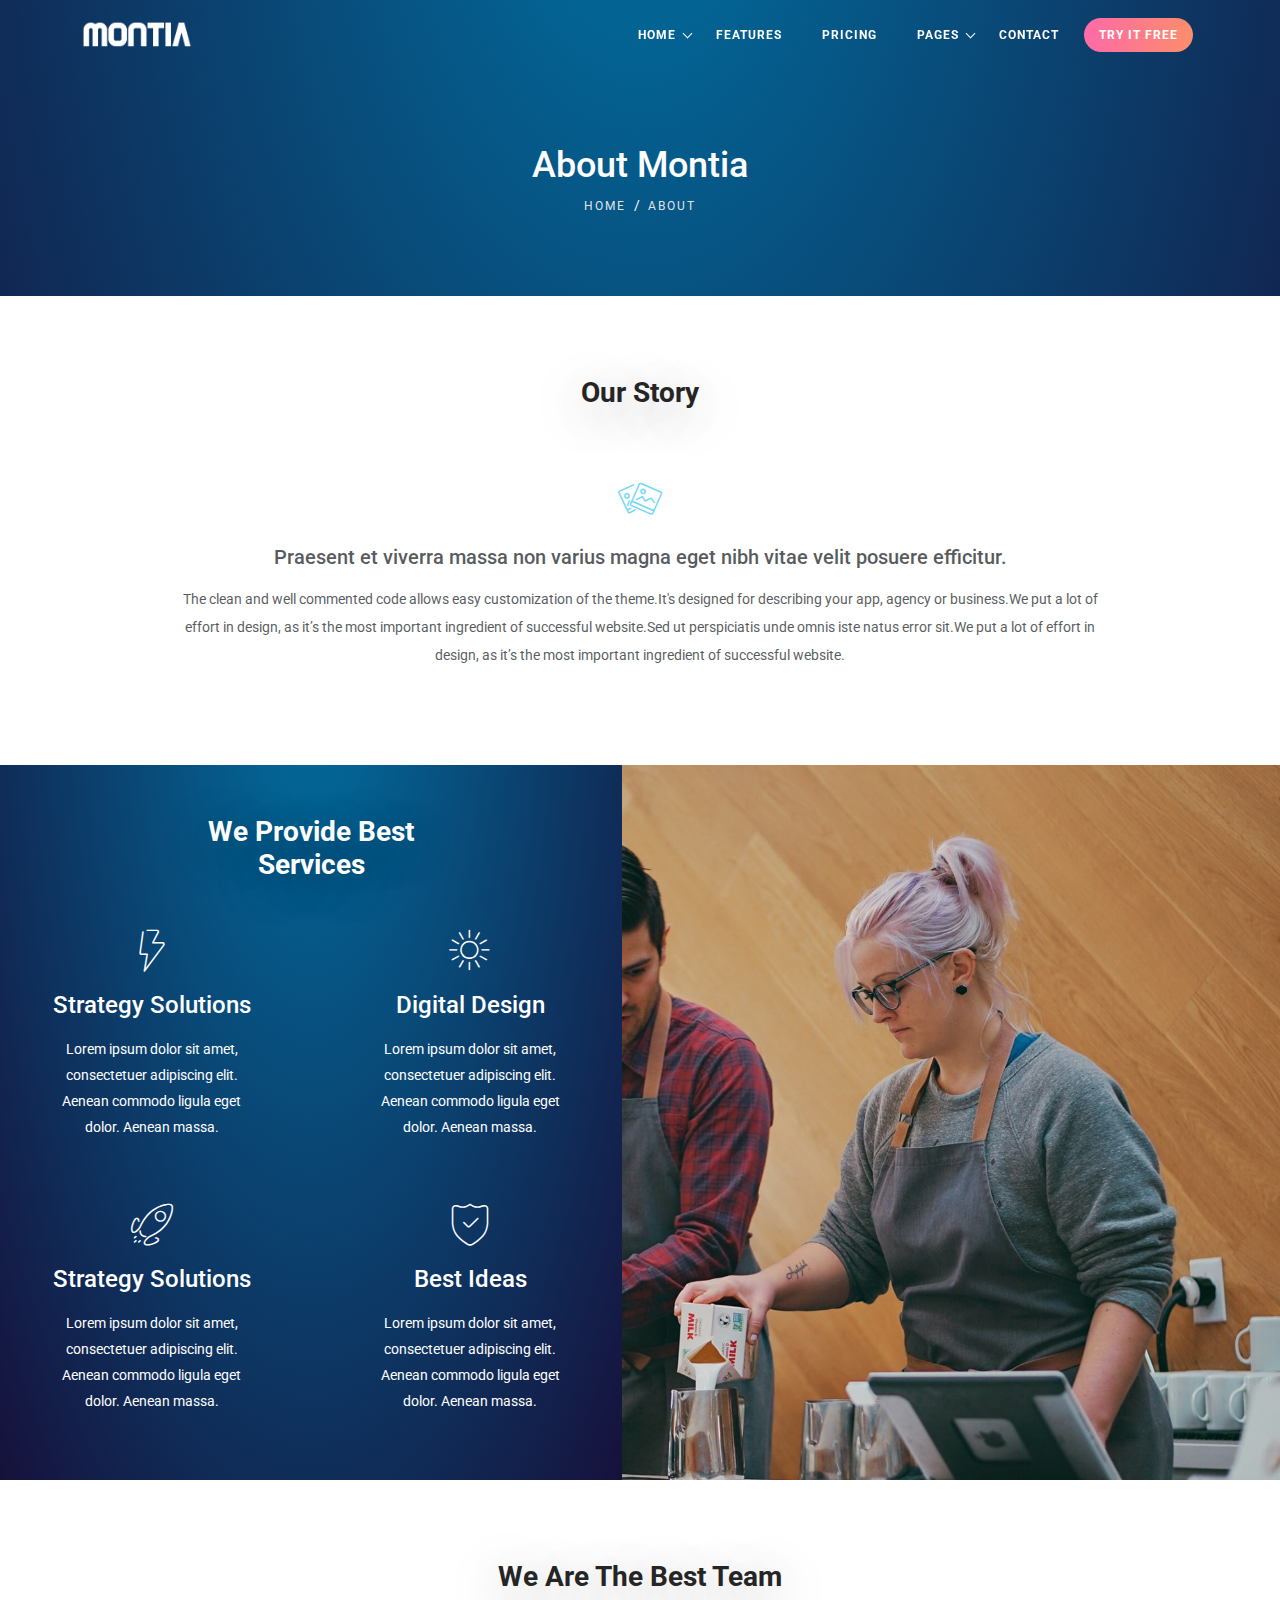
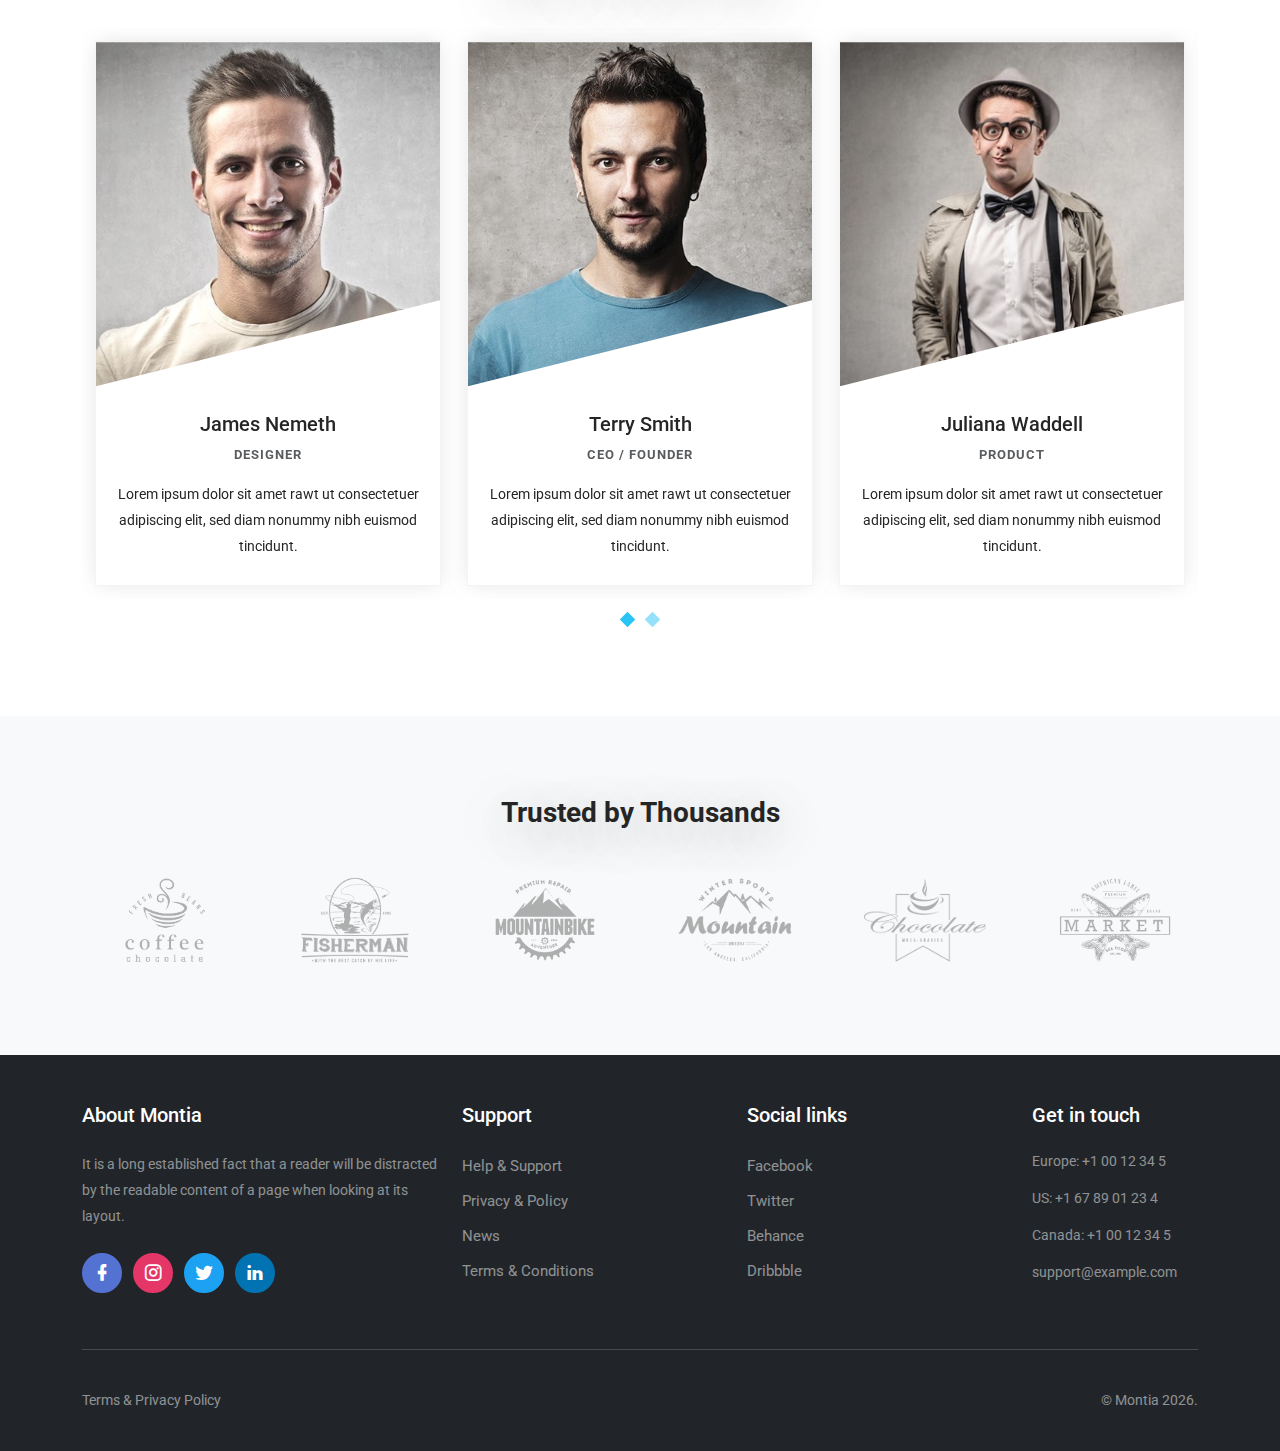
<file: Montia_v1.5.0/HTML/about.html>
<!DOCTYPE html>
<html lang="en">

    <head>
        <meta charset="utf-8">
        <meta name="viewport" content="width=device-width, initial-scale=1.0">
        <meta name="description" content="Responsive bootstrap landing template">
        <meta name="author" content="Themesdesign">

        <link rel="shortcut icon" href="images/favicon.ico">

        <title>Montia - Responsive Bootstrap 5 Landing Page </title>

        <!-- Google Fonts -->
        <link href="https://fonts.googleapis.com/css?family=Roboto:400,500,700" rel="stylesheet">

        <!-- Bootstrap core CSS -->
        <link href="css/bootstrap.min.css" rel="stylesheet">

        <!-- Bootstrap core CSS -->
        <link href="css/materialdesignicons.min.css" rel="stylesheet">
        <link href="css/mobiriseicons.css" rel="stylesheet">

        <!--Magnific popup -->
        <link rel="stylesheet" type="text/css" href="css/magnific-popup.css" />

        <!--Slider-->
        <link rel="stylesheet" href="css/owl.carousel.css" />
        <link rel="stylesheet" href="css/owl.theme.css" />
        <link rel="stylesheet" href="css/owl.transitions.css" />

        <!-- Custom styles for this template -->
        <link href="css/menu.css" rel="stylesheet">
        <link href="css/style.css" rel="stylesheet">

        <!--Template Color-->
        <link href="css/colors/default.css" rel="stylesheet">

    </head>

    <body>
        <!-- Navigation Bar-->
        <header id="topnav" class="defaultscroll fixed-top sticky">
            <div class="container">
                <!-- Logo container-->
                <div>
                    <a href="index.html" class="logo text-uppercase">
                        <img src="images/logo-light.png" alt="" class="logo-light" height="38" />
                        <img src="images/logo-dark.png" alt="" class="logo-dark" height="38" />
                    </a>
                </div>
                <!-- End Logo container-->
                <div class="menu-extras">
                    <div class="menu-item">
                        <!-- Mobile menu toggle-->
                        <a class="navbar-toggle">
                            <div class="lines">
                                <span></span>
                                <span></span>
                                <span></span>
                            </div>
                        </a>
                        <!-- End mobile menu toggle-->
                    </div>
                </div>
                <div id="navigation">
                    <!-- Navigation Menu-->
                    <ul class="navigation-menu">
                        <li class="has-submenu">
                            <a href="#home">Home</a>
                             <span class="menu-arrow"></span>
                            <ul class="submenu">
                                <li>
                                    <a href="index.html">Home Default </a>
                                </li>
                                <li>
                                    <a href="index-1.html"> Home Style - 1 </a>
                                </li>
                                <li class="has-submenu">
                                    <a href="index-2.html"> Home Style - 2 </a>                                               
                                </li>
                                <li class="has-submenu">
                                    <a href="index-3.html"> Home Style - 3 </a>                                               
                                </li>
                                <li class="has-submenu">
                                    <a href="index-4.html"> Home Style - 4 </a>                                               
                                </li>
                                <li class="has-submenu">
                                    <a href="index-5.html"> Home Style - 5 </a>                                               
                                </li>                                                                                    
                            </ul>
                        </li>
                        <li class="">
                            <a href="index.html#features">features</a>
                        </li>
                        <li class="">
                            <a href="index.html#pricing">Pricing</a>
                        </li>
                        <li class="has-submenu">
                            <a href="javascript:void(0);">Pages</a>
                            <span class="menu-arrow"></span>

                            <ul class="submenu">
                                <li>
                                    <a href="about.html">About Us </a>
                                </li>
                                <li>
                                    <a href="contact.html">Contact Us</a>
                                </li>
                                <li class="has-submenu">
                                    <a href="services.html">Services</a>                                               
                                </li>
                                <li class="has-submenu">
                                    <a href="login.html">Log In</a>                                               
                                </li>
                                <li class="has-submenu">
                                    <a href="signup.html">Sign Up</a>                                               
                                </li>
                                <li class="has-submenu">
                                    <a href="faq.html">FAQ</a>                                    
                                </li>
                                <li class="has-submenu">
                                    <a href="job.html">Jobs</a>                                    
                                </li>   
                                <li class="has-submenu">
                                    <a href="job.html">Sub Menu</a>
                                    <span class="menu-arrow submenu-arrow"></span>
                                    <ul class="submenu">
                                        <li><a href="javascript:void(0);">Sub Menu Item 1</a></li>
                                        <li><a href="javascript:void(0);">Sub Menu Item 2</a></li>
                                    </ul>
                                </li>
                            </ul>
                        </li>
                        <li class="">
                            <a href="contact.html">Contact</a>
                        </li>

                        <li class="">
                            <a href="signup.html" class="btn-custom btn-rounded">Try it free</a>
                        </li>
                    </ul>
                </div>
            </div>
        </header>
        <!-- Navigation Bar -->

        <!-- home start -->
        <section class="section bg-sub-page-home">
            <div class="bg-overlay"></div>
            <div class="container">
                <div class="row">
                    <div class="col-md-12 pt-5 page-next-level text-center">
                        <h4 class="pt-3">About Montia</h4>
                        <div class="page-next text-light"> <a href="index.html">Home</a>/<span>About</span> </div>
                    </div>
                    <div class="under-line">
                    </div>
                </div>
            </div>
        </section>
        <!-- home end -->

        <!-- about-->
        <section class="section">
            <div class="container">
                <div class="row justify-content-center">
                    <div class="col-md-6">
                        <h3 class="title text-center">Our Story</h3>
                    </div>
                </div>
                <div class="row justify-content-center">
                    <div class="col-10">
                        <div class="about-story text-center mt-4">
                            <div class="about-icon">
                                <i class="mbri-image-gallery"></i>
                                <h5 class="text-muted mb-3 mt-3">Praesent et viverra massa non varius magna eget nibh vitae velit posuere efficitur.</h5>
                                <p class="text-muted">The clean and well commented code allows easy customization of the theme.It's designed for describing your app, agency or business.We put a lot of effort in design, as it’s the most important ingredient of successful website.Sed ut perspiciatis unde omnis iste natus error sit.We put a lot of effort in design, as it’s the most important ingredient of successful website.</p>
                            </div>
                        </div>
                    </div>
                    
                </div>
            </div>
        </section>
        <!-- end about -->

        <!-- About -->
        <section class="about-bg-img">
            <div class="container-fluid ps-0">
                <div class="row">
                    <div class="col-md-6 about-section">
                        <div class="about_bg_color">
                            <div class="row justify-content-center">
                                <div class="col-md-6">
                                    <h3 class="title text-center text-white mb-5">We Provide Best Services</h3>
                                </div>
                            </div>
                            <div class="row">
                                <div class="col-lg-5 col-md-12 me-auto">
                                    <div class="about-content text-center">
                                        <i class="mbri-speed"></i>
                                        <h4 class="text-white pt-3">Strategy Solutions</h4>
                                        <p class="text-white pt-2" style=" line-height: 26px;">Lorem ipsum dolor sit amet, consectetuer adipiscing elit. Aenean commodo ligula eget dolor. Aenean massa. </p>
                                    </div>
                                </div>
                                <div class="col-lg-5 col-md-12">
                                    <div class="about-content text-center">
                                        <i class="mbri-sun2"></i>
                                        <h4 class="text-white pt-3">Digital Design</h4>
                                        <p class="text-white pt-2" style=" line-height: 26px;">Lorem ipsum dolor sit amet, consectetuer adipiscing elit. Aenean commodo ligula eget dolor. Aenean massa. </p>
                                    </div>
                                </div>
                            </div>
                            <div class="row pt-5">
                                <div class="col-lg-5 col-md-12 me-auto">
                                    <div class="about-content text-center">
                                        <i class="mbri-rocket"></i>
                                        <h4 class="text-white pt-3">Strategy Solutions</h4>
                                        <p class="text-white pt-2" style=" line-height: 26px;">Lorem ipsum dolor sit amet, consectetuer adipiscing elit. Aenean commodo ligula eget dolor. Aenean massa. </p>
                                    </div>
                                </div>
                                <div class="col-lg-5 col-md-12">
                                    <div class="about-content text-center">
                                        <i class="mbri-protect"></i>
                                        <h4 class="text-white pt-3">Best Ideas</h4>
                                        <p class="text-white pt-2" style=" line-height: 26px;">Lorem ipsum dolor sit amet, consectetuer adipiscing elit. Aenean commodo ligula eget dolor. Aenean massa. </p>
                                    </div>
                                </div>
                            </div>

                        </div>
                    </div>
                </div>
            </div>
        </section>
        <!-- About end -->

        <!-- team -->
        <section class="section">
            <div class="container">
                <div class="row">
                    <div class="col-md-12">
                        <h3 class="title text-center">We Are The Best Team</h3>
                    </div>
                </div>
                <div class="row">
                    <div class="col-md-12">
                        <div id="team">
                            <div class="item">
                                <div class="team-box">
                                    <img src="images/team/team-1.jpg" alt="" class="img-fluid team-img">
                                    <div class="team-info">
                                        <div class="text-center">
                                            <h5 class="pt-3">James Nemeth</h5>
                                            <p class="text-uppercase text-muted"><small> Designer </small></p>
                                            <p class="team-desc">Lorem ipsum dolor sit amet rawt ut consectetuer adipiscing elit, sed diam nonummy nibh euismod tincidunt.</p>
                                        </div>
                                    </div>
                                </div>
                            </div>

                            <div class="item">
                                <div class="team-box">
                                    <img src="images/team/team-3.jpg" alt="" class="img-fluid team-img">
                                    <div class="team-info">
                                        <div class="text-center">
                                            <h5 class="pt-3">Terry Smith</h5>
                                            <p class="text-uppercase text-muted"><small>CEO / Founder </small></p>
                                            <p class="team-desc">Lorem ipsum dolor sit amet rawt ut consectetuer adipiscing elit, sed diam nonummy nibh euismod tincidunt.</p>
                                        </div>
                                    </div>
                                </div>
                            </div>

                            <div class="item">
                                <div class="team-box">
                                    <img src="images/team/team-5.jpg" alt="" class="img-fluid team-img">
                                    <div class="team-info">
                                        <div class="text-center">
                                            <h5 class="pt-3">Juliana Waddell</h5>
                                            <p class="text-uppercase text-muted"><small>Product </small></p>
                                            <p class="team-desc">Lorem ipsum dolor sit amet rawt ut consectetuer adipiscing elit, sed diam nonummy nibh euismod tincidunt.</p>
                                        </div>
                                    </div>
                                </div>
                            </div>

                            <div class="item">
                                <div class="team-box">
                                    <img src="images/team/team-2.jpg" alt="" class="img-fluid team-img">
                                    <div class="team-info">
                                        <div class="text-center">
                                            <h5 class="pt-3">Andrew Sparks</h5>
                                            <p class="text-uppercase text-muted"><small> Founder</small></p>
                                            <p class="team-desc">Lorem ipsum dolor sit amet rawt ut consectetuer adipiscing elit, sed diam nonummy nibh euismod tincidunt.</p>
                                        </div>
                                    </div>
                                </div>
                            </div>

                            <div class="item">
                                <div class="team-box">
                                    <img src="images/team/team-4.jpg" alt="" class="img-fluid team-img">
                                    <div class="team-info">
                                        <div class="text-center">
                                            <h5 class="pt-3">Jennifer Lawson</h5>
                                            <p class="text-uppercase text-muted"><small>Designer </small></p>
                                            <p class="team-desc">Lorem ipsum dolor sit amet rawt ut consectetuer adipiscing elit, sed diam nonummy nibh euismod tincidunt.</p>
                                        </div>
                                    </div>
                                </div>
                            </div>
                        </div>
                    </div>
                </div>
            </div>
        </section>
        <!-- Team end -->

        <!-- Client Slider -->
        <section class="section bg-light">
            <div class="container">
                <div class="row">
                    <div class="col-12 text-center">
                        <h3 class="title">Trusted by Thousands</h3>
                    </div>
                </div>
                <div class="row">
                    <div class="col-lg-2">
                        <div class="client-images">
                            <img src="images/clients/1.png" alt="logo-img" class="mx-auto img-fluid d-block">
                        </div>
                    </div>
                    <!-- slider item -->
                    <div class="col-lg-2">
                        <div class="client-images">
                            <img src="images/clients/2.png" alt="logo-img" class="mx-auto img-fluid d-block">
                        </div>
                    </div>
                    <!-- slider item -->
                    <div class="col-lg-2">
                        <div class="client-images">
                            <img src="images/clients/3.png" alt="logo-img" class="mx-auto img-fluid d-block">
                        </div>
                    </div>
                    <!-- slider item -->
                    <div class="col-lg-2">
                        <div class="client-images">
                            <img src="images/clients/4.png" alt="logo-img" class="mx-auto img-fluid d-block">
                        </div>
                    </div>
                    <!-- slider item -->
                    <div class="col-lg-2">
                        <div class="client-images">
                            <img src="images/clients/5.png" alt="logo-img" class="mx-auto img-fluid d-block">
                        </div>
                    </div>
                    <!-- slider item -->
                    <div class="col-lg-2">
                        <div class="client-images">
                            <img src="images/clients/6.png" alt="logo-img" class="mx-auto img-fluid d-block">
                        </div>
                    </div>
                    <!-- slider item -->
                </div>
            </div>
        </section>
        <!-- Client Slider end-->

        <!-- Footer -->
        <section class="bg-dark footer" id="contact">
            <div class="container">
                <div class="row pt-5">
                    <div class="col-lg-4">
                        <h5 class="text-white footer-title ">About Montia</h5>
                        <div class="mt-4">
                            <p class="footer-desc">It is a long established fact that a reader will be distracted by the readable content of a page when looking at its layout.</p>
                        </div>
                        <div class="mt-4">
                            <ul class="text-white footer-social d-flex">
                                <li class="me-2"><a href="#"><i class="mdi mdi-facebook facebook"></i></a></li>
                                <li class="me-2"><a href="#"><i class="mdi mdi-instagram instagram"></i></a></li>
                                <li class="me-2"><a href="#"><i class="mdi mdi-twitter twitter"></i></a></li>
                                <li class="me-2"><a href="#"><i class="mdi mdi-linkedin linkedin"></i></a></li>
                            </ul>
                        </div>
                    </div>
                    <div class="col-lg-3">
                        <h5 class="text-white footer-title">Support</h5>
                        <div class="mt-4">
                            <ul class="text-white footer-list">
                                <li><a href="#">Help & Support</a></li>
                                <li><a href="#">Privacy & Policy</a></li>
                                <li><a href="#">News</a></li>
                                <li><a href="#">Terms & Conditions</a></li>
                            </ul>
                        </div>
                    </div>
                    <div class="col-lg-3">
                        <h5 class="text-white footer-title">Social links</h5>
                        <div class="mt-4">
                            <ul class="footer-list">
                                <li><a href="#">Facebook</a></li>
                                <li><a href="#">Twitter</a></li>
                                <li><a href="#">Behance</a></li>
                                <li><a href="#">Dribbble</a></li>
                            </ul>
                        </div>
                    </div>
                    <div class="col-lg-2">
                        <h5 class="text-white footer-title">Get in touch</h5>
                        <div class="mt-4">
                            <p>Europe: +1 00 12 34 5</p>
                            <p>US: +1 67 89 01 23 4</p>
                            <p>Canada: +1 00 12 34 5</p>
                            <p>support@example.com</p>
                        </div>
                    </div>
                </div>
                <div class="footer-border"></div>
                <div class="row pb-4">
                    <div class="col-lg-12">
                        <div class="float-end pull-none">
                            <p class="mb-0">© Montia <script>document.write(new Date().getFullYear())</script>.</p>
                        </div>
                        <div class="float-start pull-none">
                            <p class="footer-terms"><a href="#">Terms</a> & <a href="#">Privacy Policy </a></p>
                        </div>
                    </div>
                </div>
            </div>
        </section>
        <!-- Footer end -->
            

        <!-- js placed at the end of the document so the pages load faster -->
        <script src="js/jquery.min.js"></script>
        <script src="js/popper.min.js"></script>
        <script src="js/bootstrap.bundle.min.js"></script>
        <script src="js/jquery.easing.min.js"></script>
        <script src="js/jquery.magnific-popup.min.js" type="text/javascript"></script>
        <script src="js/owl.carousel.min.js" type="text/javascript"></script>
        <script src="js/jquery.counterup.min.js"></script>
        <!--common script for all pages-->
        <script src="js/jquery.app.js"></script>
    </body>

</html>
</file>
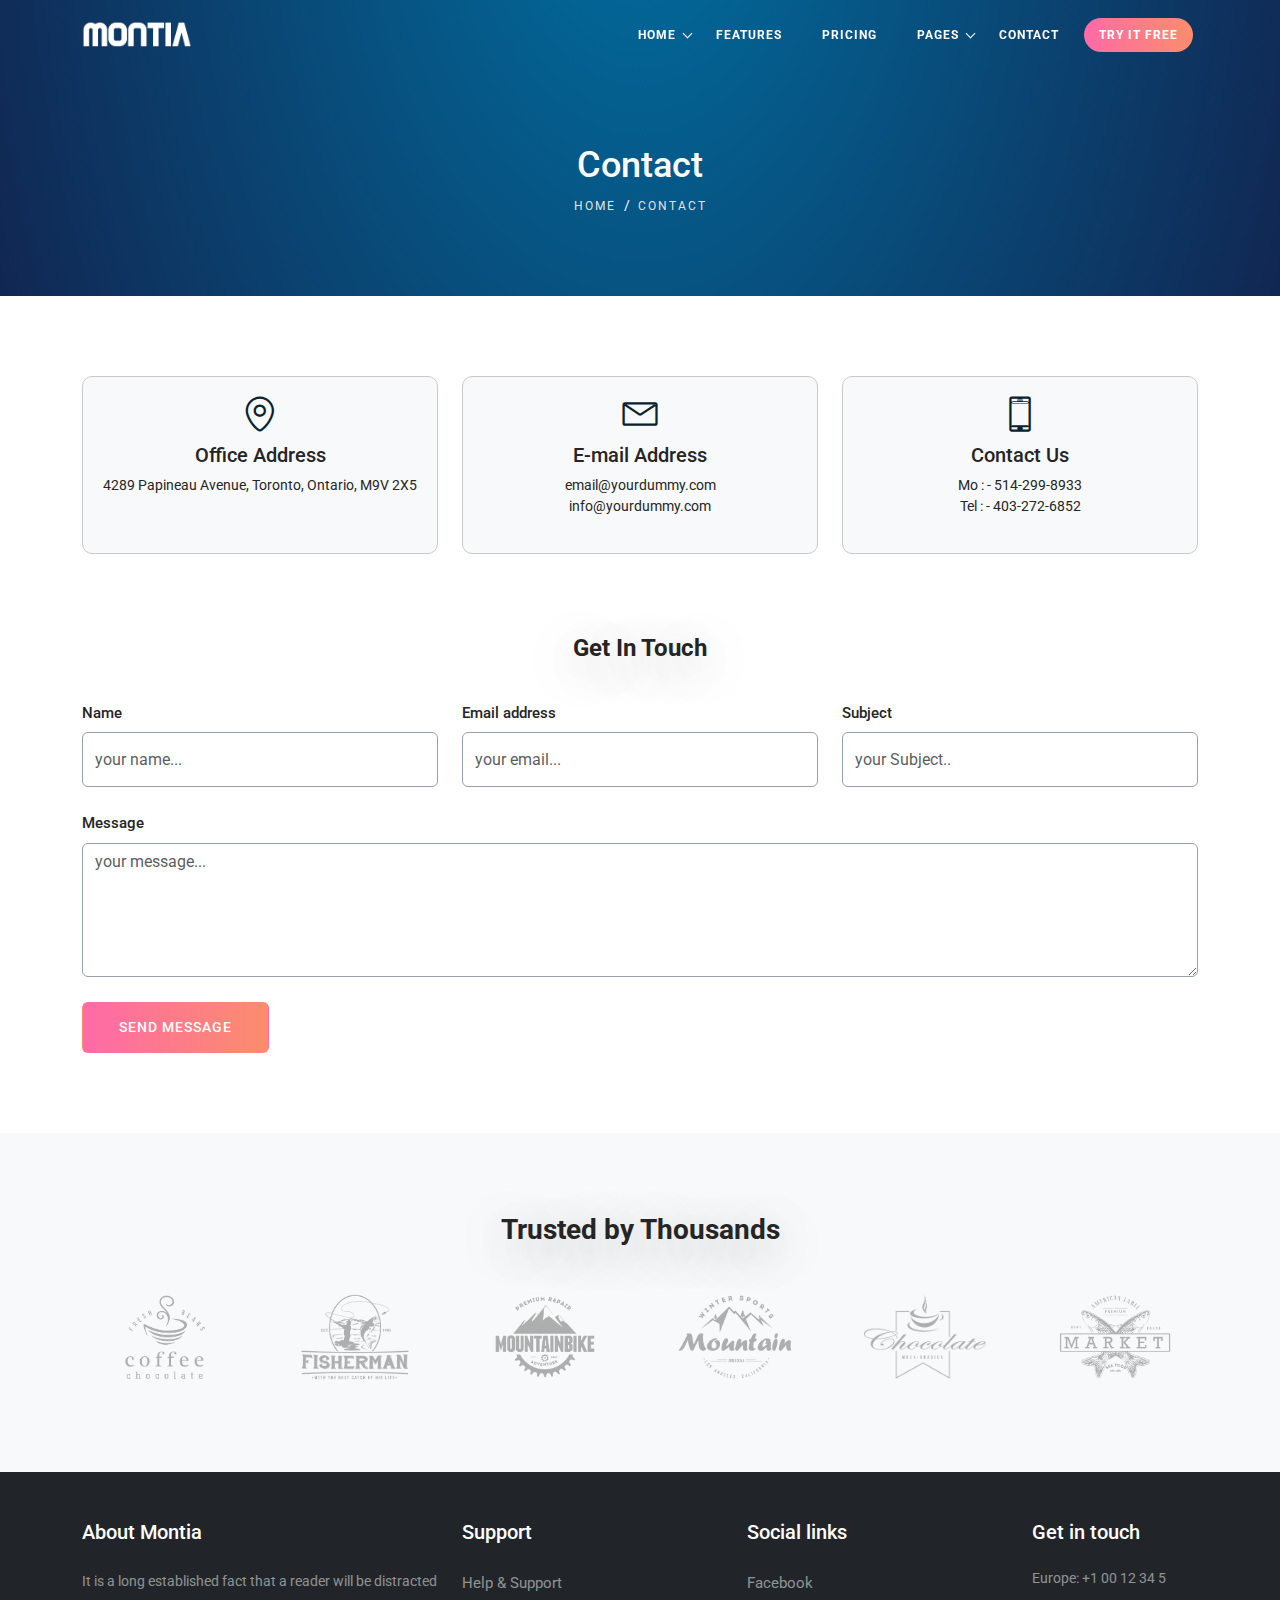
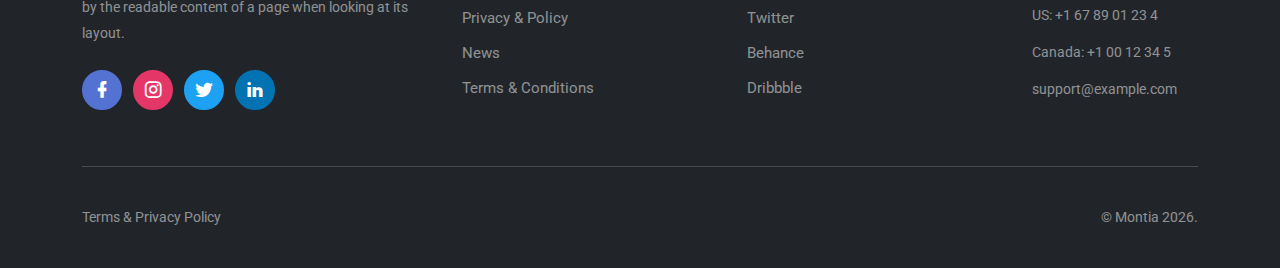
<file: Montia_v1.5.0/HTML/contact.html>
<!DOCTYPE html>
<html lang="en">

<head>
    <meta charset="utf-8">
    <meta name="viewport" content="width=device-width, initial-scale=1.0">
    <meta name="description" content="Responsive bootstrap landing template">
    <meta name="author" content="Themesdesign">

    <link rel="shortcut icon" href="images/favicon.ico">

    <title>Montia - Responsive Bootstrap 4 Landing Page </title>

    <!-- Google Fonts -->
    <link href="https://fonts.googleapis.com/css?family=Roboto:400,500,700" rel="stylesheet">

    <!-- Bootstrap core CSS -->
    <link href="css/bootstrap.min.css" rel="stylesheet">

    <!-- Bootstrap core CSS -->
    <link href="css/materialdesignicons.min.css" rel="stylesheet">
    <link href="css/mobiriseicons.css" rel="stylesheet">

    <!--Magnific popup -->
    <link rel="stylesheet" type="text/css" href="css/magnific-popup.css" />

    <!--Slider-->
    <link rel="stylesheet" href="css/owl.carousel.css" />
    <link rel="stylesheet" href="css/owl.theme.css" />
    <link rel="stylesheet" href="css/owl.transitions.css" />

    <!-- Custom styles for this template -->
    <link href="css/menu.css" rel="stylesheet">
    <link href="css/style.css" rel="stylesheet">

    <!--Template Color-->
    <link href="css/colors/default.css" rel="stylesheet">

</head>

<body>
    <!-- Navigation Bar-->
    <header id="topnav" class="defaultscroll fixed-top sticky">
        <div class="container">
            <!-- Logo container-->
            <div>
                <a href="index.html" class="logo text-uppercase">
                    <img src="images/logo-light.png" alt="" class="logo-light" height="38" />
                    <img src="images/logo-dark.png" alt="" class="logo-dark" height="38" />
                </a>
            </div>
            <!-- End Logo container-->
            <div class="menu-extras">
                <div class="menu-item">
                    <!-- Mobile menu toggle-->
                    <a class="navbar-toggle">
                        <div class="lines">
                            <span></span>
                            <span></span>
                            <span></span>
                        </div>
                    </a>
                    <!-- End mobile menu toggle-->
                </div>
            </div>
            <div id="navigation">
                <!-- Navigation Menu-->
                <ul class="navigation-menu">
                    <li class="has-submenu">
                        <a href="#home">Home</a>
                        <span class="menu-arrow"></span>
                        <ul class="submenu">
                            <li>
                                <a href="index.html">Home Default </a>
                            </li>
                            <li>
                                <a href="index-1.html"> Home Style - 1 </a>
                            </li>
                            <li class="has-submenu">
                                <a href="index-2.html"> Home Style - 2 </a>
                            </li>
                            <li class="has-submenu">
                                <a href="index-3.html"> Home Style - 3 </a>
                            </li>
                            <li class="has-submenu">
                                <a href="index-4.html"> Home Style - 4 </a>
                            </li>
                            <li class="has-submenu">
                                <a href="index-5.html"> Home Style - 5 </a>
                            </li>
                        </ul>
                    </li>
                    <li class="">
                        <a href="index.html#features">features</a>
                    </li>
                    <li class="">
                        <a href="index.html#pricing">Pricing</a>
                    </li>
                    <li class="has-submenu">
                        <a href="javascript:void(0);">Pages</a>
                        <span class="menu-arrow"></span>

                        <ul class="submenu">
                            <li>
                                <a href="about.html">About Us </a>
                            </li>
                            <li>
                                <a href="contact.html">Contact Us</a>
                            </li>
                            <li class="has-submenu">
                                <a href="services.html">Services</a>
                            </li>
                            <li class="has-submenu">
                                <a href="login.html">Log In</a>
                            </li>
                            <li class="has-submenu">
                                <a href="signup.html">Sign Up</a>
                            </li>
                            <li class="has-submenu">
                                <a href="faq.html">FAQ</a>
                            </li>
                            <li class="has-submenu">
                                <a href="job.html">Jobs</a>
                            </li>
                            <li class="has-submenu">
                                <a href="job.html">Sub Menu</a>
                                <span class="menu-arrow submenu-arrow"></span>
                                <ul class="submenu">
                                    <li><a href="javascript:void(0);">Sub Menu Item 1</a></li>
                                    <li><a href="javascript:void(0);">Sub Menu Item 2</a></li>
                                </ul>
                            </li>
                        </ul>
                    </li>
                    <li class="">
                        <a href="contact.html">Contact</a>
                    </li>

                    <li class="">
                        <a href="signup.html" class="btn-custom btn-rounded">Try it free</a>
                    </li>
                </ul>
            </div>
        </div>
    </header>

    <!-- home start -->
    <section class="section bg-sub-page-home">
        <div class="bg-overlay"></div>
        <div class="container">
            <div class="row">
                <div class="col-md-12 pt-5 page-next-level text-center">
                    <h4 class="pt-3">Contact</h4>
                    <div class="page-next text-light"> <a href="index.html">Home</a>/<span>Contact</span> </div>
                </div>
            </div>
        </div>
    </section>
    <!-- home end -->

    <!-- contact -->
    <section class="section">
        <div class="container">
            <div class="row">
                <div class="col-md-4">
                    <div class="contact-info h-100 text-center">
                        <i class="mbri-pin"></i>
                        <h5 class="pt-2">Office Address</h5>
                        <p>4289 Papineau Avenue, Toronto, Ontario, M9V 2X5</p>
                    </div>
                </div>
                <div class="col-md-4">
                    <div class="contact-info text-center">
                        <i class="mbri-letter"></i>
                        <h5 class="pt-2">E-mail Address</h5>
                        <p>email@yourdummy.com<br> info@yourdummy.com </p>
                    </div>
                </div>
                <div class="col-md-4">
                    <div class="contact-info text-center">
                        <i class="mbri-mobile2"></i>
                        <h5 class="pt-2">Contact Us</h5>
                        <p>Mo : - 514-299-8933 <br> Tel : - 403-272-6852 </p>
                    </div>
                </div>
            </div>
        </div>
    </section>

    <section class="section pt-0" id="contact">
        <div class="container">
            <div class="row justify-content-center">
                <div class="col-md-6">
                    <h4 class="title text-center">Get In Touch</h4>
                </div>
            </div>

            <div class="custom-form mt-1">
                <form method="" action="#">
                    <div class="row">
                        <div class="col-md-4">
                            <div class="mb-3">
                                <label for="exampleInputPassword1" class="form-label">Name</label>
                                <input type="password" class="form-control" id="exampleInputPassword1" placeholder="your name...">
                            </div>
                        </div>

                        <div class="col-md-4">
                            <div class="mb-3">
                                <label for="contactPassword" class="form-label">Email address</label>
                                <input type="email" class="form-control" id="contactPassword" placeholder="your email...">
                            </div>
                        </div>

                        <div class="col-md-4">
                            <div class="mb-3">
                                <label for="contactSubject" class="form-label">Subject</label>
                                <input type="text" class="form-control" id="contactSubject" placeholder="your Subject..">
                            </div>
                        </div>
                    </div>
                    <div class="row">
                        <div class="col-md-12">
                            <div class="mb-3">
                                <label for="contactMessage" class="form-label">Message</label>
                                <textarea rows="5" class="form-control" id="contactMessage" placeholder="your message..."></textarea>
                            </div>
                        </div>
                    </div>
                    <div class="row">
                        <div class="col-md-12 text-start">
                            <input type="submit" class="btn btn-custom text-uppercase" value="Send Message">
                        </div>
                    </div>
                </form>
                <!-- /form -->
            </div>
        </div>
    </section>
    <!-- contact end -->

    <!-- client slider -->
    <section class="section bg-light">
        <div class="container">
            <div class="row">
                <div class="col-12 text-center">
                    <h3 class="title">Trusted by Thousands</h3>
                </div>
            </div>
            <div class="row">
                <div class="col-lg-2">
                    <div class="client-images">
                        <img src="images/clients/1.png" alt="logo-img" class="mx-auto img-fluid d-block">
                    </div>
                </div>
                <!-- slider item -->
                <div class="col-lg-2">
                    <div class="client-images">
                        <img src="images/clients/2.png" alt="logo-img" class="mx-auto img-fluid d-block">
                    </div>
                </div>
                <!-- slider item -->
                <div class="col-lg-2">
                    <div class="client-images">
                        <img src="images/clients/3.png" alt="logo-img" class="mx-auto img-fluid d-block">
                    </div>
                </div>
                <!-- slider item -->
                <div class="col-lg-2">
                    <div class="client-images">
                        <img src="images/clients/4.png" alt="logo-img" class="mx-auto img-fluid d-block">
                    </div>
                </div>
                <!-- slider item -->
                <div class="col-lg-2">
                    <div class="client-images">
                        <img src="images/clients/5.png" alt="logo-img" class="mx-auto img-fluid d-block">
                    </div>
                </div>
                <!-- slider item -->
                <div class="col-lg-2">
                    <div class="client-images">
                        <img src="images/clients/6.png" alt="logo-img" class="mx-auto img-fluid d-block">
                    </div>
                </div>
                <!-- slider item -->
            </div>
        </div>
    </section>
    <!-- client slider end-->

    <!-- Footer -->
    <section class="bg-dark footer" id="contact">
        <div class="container">
            <div class="row pt-5">
                <div class="col-lg-4">
                    <h5 class="text-white footer-title ">About Montia</h5>
                    <div class="mt-4">
                        <p class="footer-desc">It is a long established fact that a reader will be distracted by the readable content of a page when looking at its layout.</p>
                    </div>
                    <div class="mt-4">
                        <ul class="text-white footer-social d-flex">
                            <li class="me-2"><a href="#"><i class="mdi mdi-facebook facebook"></i></a></li>
                            <li class="me-2"><a href="#"><i class="mdi mdi-instagram instagram"></i></a></li>
                            <li class="me-2"><a href="#"><i class="mdi mdi-twitter twitter"></i></a></li>
                            <li class="me-2"><a href="#"><i class="mdi mdi-linkedin linkedin"></i></a></li>
                        </ul>
                    </div>
                </div>
                <div class="col-lg-3">
                    <h5 class="text-white footer-title">Support</h5>
                    <div class="mt-4">
                        <ul class="text-white footer-list">
                            <li><a href="#">Help & Support</a></li>
                            <li><a href="#">Privacy & Policy</a></li>
                            <li><a href="#">News</a></li>
                            <li><a href="#">Terms & Conditions</a></li>
                        </ul>
                    </div>
                </div>
                <div class="col-lg-3">
                    <h5 class="text-white footer-title">Social links</h5>
                    <div class="mt-4">
                        <ul class="footer-list">
                            <li><a href="#">Facebook</a></li>
                            <li><a href="#">Twitter</a></li>
                            <li><a href="#">Behance</a></li>
                            <li><a href="#">Dribbble</a></li>
                        </ul>
                    </div>
                </div>
                <div class="col-lg-2">
                    <h5 class="text-white footer-title">Get in touch</h5>
                    <div class="mt-4">
                        <p>Europe: +1 00 12 34 5</p>
                        <p>US: +1 67 89 01 23 4</p>
                        <p>Canada: +1 00 12 34 5</p>
                        <p>support@example.com</p>
                    </div>
                </div>
            </div>
            <div class="footer-border"></div>
            <div class="row pb-4">
                <div class="col-lg-12">
                    <div class="float-end pull-none">
                        <p class="mb-0">© Montia
                            <script>document.write(new Date().getFullYear())</script>.
                        </p>
                    </div>
                    <div class="float-start pull-none">
                        <p class="footer-terms"><a href="#">Terms</a> & <a href="#">Privacy Policy </a></p>
                    </div>
                </div>
            </div>
        </div>
    </section>
    <!-- Footer end -->

    <!-- js placed at the end of the document so the pages load faster -->
    <script src="js/jquery.min.js"></script>
    <script src="js/popper.min.js"></script>
    <script src="js/bootstrap.bundle.min.js"></script>
    <script src="js/jquery.easing.min.js"></script>
    <script src="js/jquery.magnific-popup.min.js" type="text/javascript"></script>
    <script src="js/owl.carousel.min.js" type="text/javascript"></script>
    <!--common script for all pages-->
    <script src="js/jquery.app.js"></script>
</body>

</html>
</file>
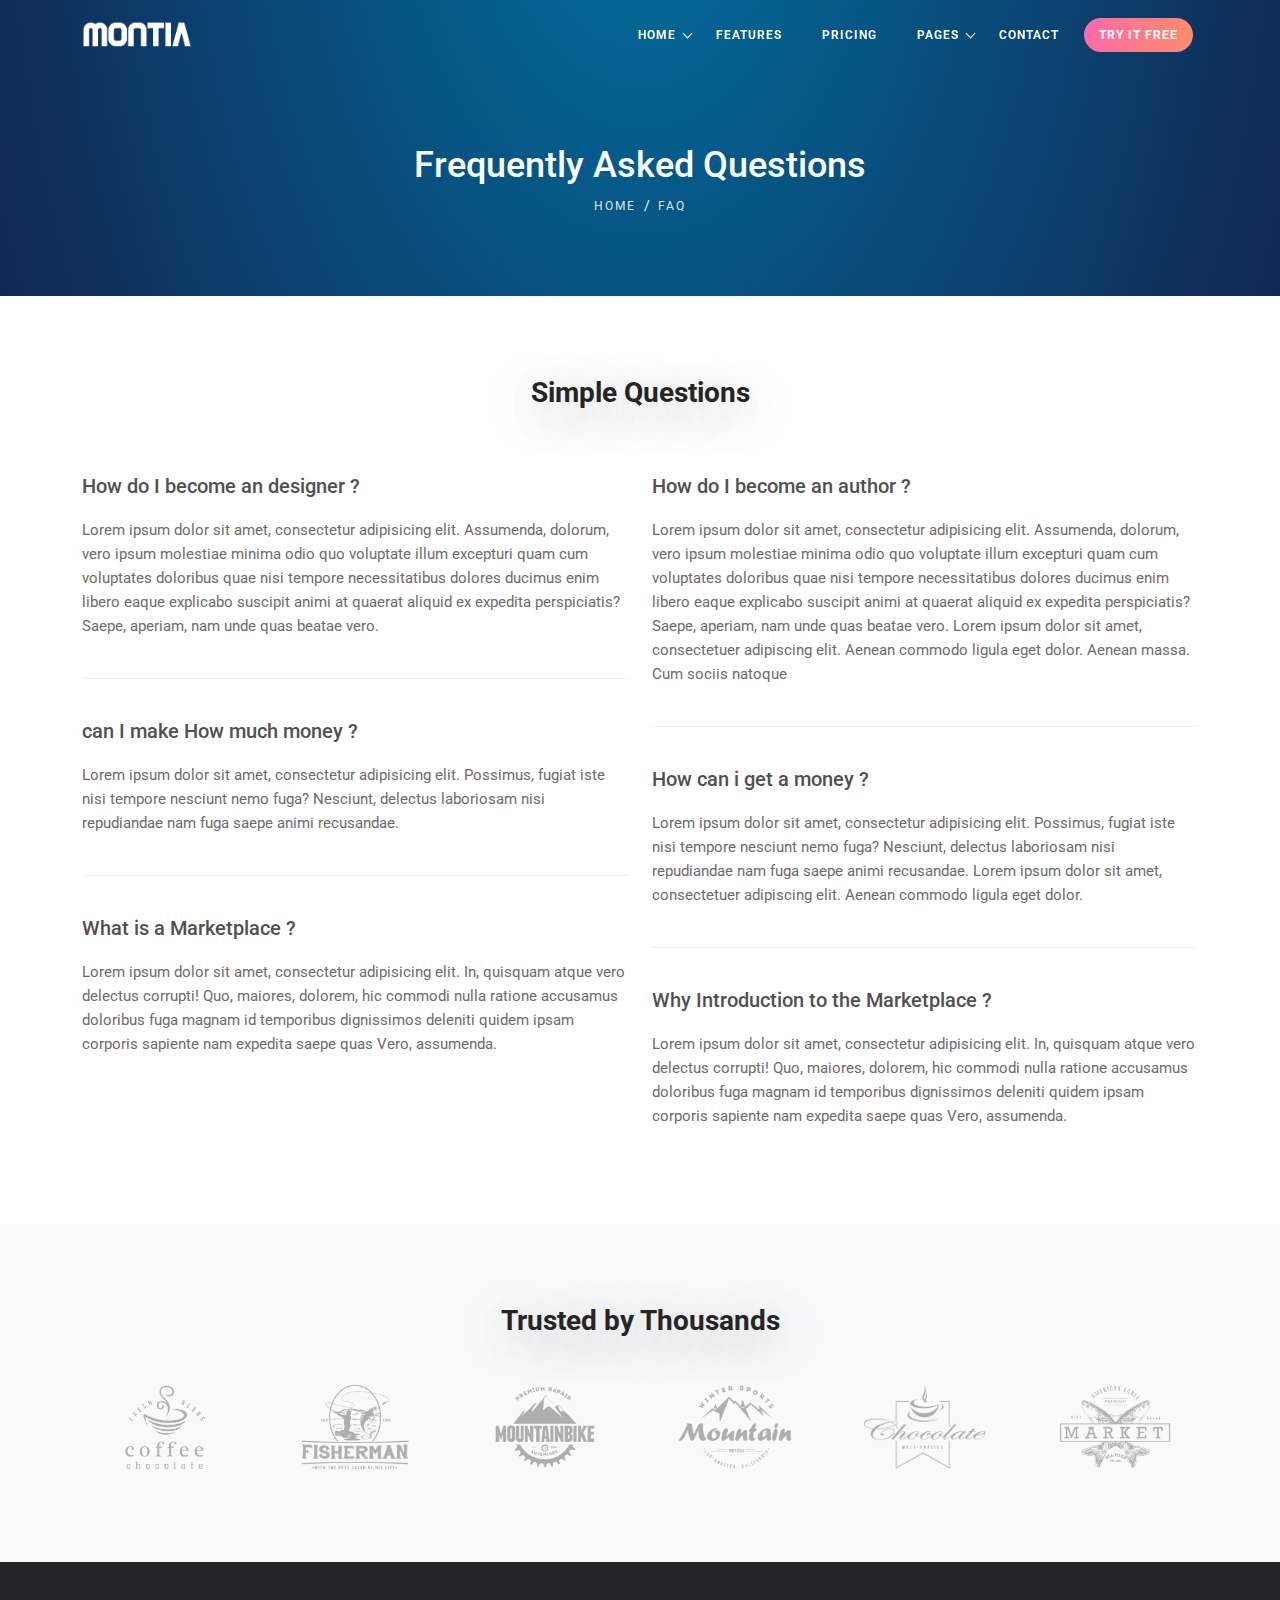
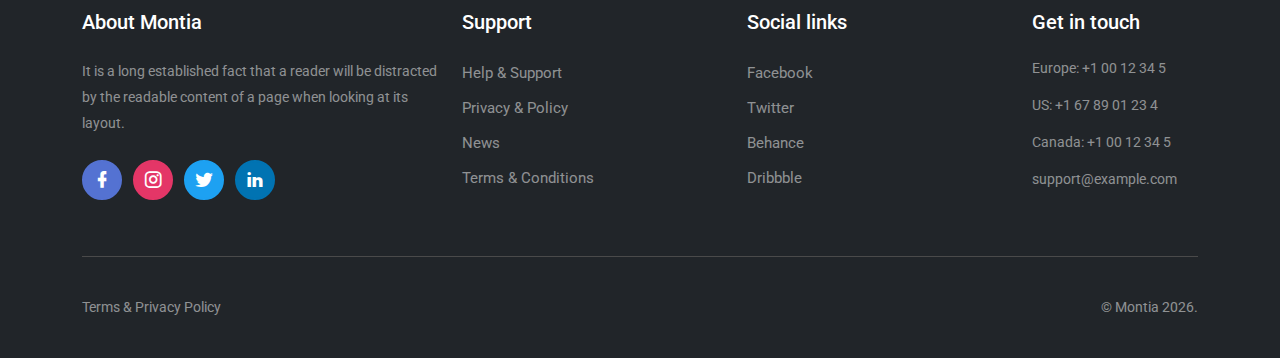
<file: Montia_v1.5.0/HTML/faq.html>
<!DOCTYPE html>
<html lang="en">

<head>
    <meta charset="utf-8">
    <meta name="viewport" content="width=device-width, initial-scale=1.0">
    <meta name="description" content="Responsive bootstrap landing template">
    <meta name="author" content="Themesdesign">

    <link rel="shortcut icon" href="images/favicon.ico">

    <title>Montia - Responsive Bootstrap 5 Landing Page </title>

    <!-- Google Fonts -->
    <link href="https://fonts.googleapis.com/css?family=Roboto:400,500,700" rel="stylesheet">

    <!-- Bootstrap core CSS -->
    <link href="css/bootstrap.min.css" rel="stylesheet">

    <!-- Bootstrap core CSS -->
    <link href="css/materialdesignicons.min.css" rel="stylesheet">
    <link href="css/mobiriseicons.css" rel="stylesheet">

    <!--Magnific popup -->
    <link rel="stylesheet" type="text/css" href="css/magnific-popup.css" />

    <!--Slider-->
    <link rel="stylesheet" href="css/owl.carousel.css" />
    <link rel="stylesheet" href="css/owl.theme.css" />
    <link rel="stylesheet" href="css/owl.transitions.css" />

    <!-- Custom styles for this template -->
    <link href="css/menu.css" rel="stylesheet">
    <link href="css/style.css" rel="stylesheet">

    <!--Template Color-->
    <link href="css/colors/default.css" rel="stylesheet">

</head>

    <body>
        <!-- Navigation Bar-->
        <header id="topnav" class="defaultscroll fixed-top sticky">
            <div class="container">
                <!-- Logo container-->
                <div>
                    <a href="index.html" class="logo text-uppercase">
                        <img src="images/logo-light.png" alt="" class="logo-light" height="38" />
                        <img src="images/logo-dark.png" alt="" class="logo-dark" height="38" />
                    </a>
                </div>
                <!-- End Logo container-->
                <div class="menu-extras">
                    <div class="menu-item">
                        <!-- Mobile menu toggle-->
                        <a class="navbar-toggle">
                            <div class="lines">
                                <span></span>
                                <span></span>
                                <span></span>
                            </div>
                        </a>
                        <!-- End mobile menu toggle-->
                    </div>
                </div>
                <div id="navigation">
                    <!-- Navigation Menu-->
                    <ul class="navigation-menu">
                        <li class="has-submenu">
                            <a href="#home">Home</a>
                             <span class="menu-arrow"></span>
                            <ul class="submenu">
                                <li>
                                    <a href="index.html">Home Default </a>
                                </li>
                                <li>
                                    <a href="index-1.html"> Home Style - 1 </a>
                                </li>
                                <li class="has-submenu">
                                    <a href="index-2.html"> Home Style - 2 </a>                                               
                                </li>
                                <li class="has-submenu">
                                    <a href="index-3.html"> Home Style - 3 </a>                                               
                                </li>
                                <li class="has-submenu">
                                    <a href="index-4.html"> Home Style - 4 </a>                                               
                                </li>
                                <li class="has-submenu">
                                    <a href="index-5.html"> Home Style - 5 </a>                                               
                                </li>                                                                                    
                            </ul>
                        </li>   
                        <li class="">
                            <a href="index.html#features">features</a>
                        </li>
                        <li class="">
                            <a href="index.html#Pricing">Pricing</a>
                        </li>
                        <li class="has-submenu">
                            <a href="javascript:void(0);">Pages</a>
                            <span class="menu-arrow"></span>

                            <ul class="submenu">
                                <li>
                                    <a href="about.html">About Us </a>
                                </li>
                                <li>
                                    <a href="contact.html">Contact Us</a>
                                </li>
                                <li>
                                    <a href="services.html">Services</a>
                                </li>
                                <li class="has-submenu">
                                    <a href="login.html">Log In</a>                                               
                                </li>
                                <li class="has-submenu">
                                    <a href="signup.html">Sign Up</a>                                               
                                </li>
                                <li class="has-submenu">
                                    <a href="faq.html">FAQ</a>                                    
                                </li>
                                <li class="has-submenu">
                                    <a href="job.html">Jobs</a>
                                </li>
                                <li class="has-submenu">
                                    <a href="job.html">Sub Menu</a>
                                    <span class="menu-arrow submenu-arrow"></span>
                                    <ul class="submenu">
                                        <li><a href="javascript:void(0);">Sub Menu Item 1</a></li>
                                        <li><a href="javascript:void(0);">Sub Menu Item 2</a></li>
                                    </ul>
                                </li>  
                            </ul>
                        </li>
                        <li class="">
                            <a href="contact.html">Contact</a>
                        </li>
                        <li class="">
                            <a href="signup.html" class="btn-custom btn-rounded">Try it free</a>
                        </li>
                    </ul>
                </div>
            </div>
        </header>

        <!-- home start -->
        <section class="section bg-sub-page-home">
            <div class="bg-overlay"></div>
            <div class="container">
                <div class="row">
                    <div class="col-md-12 pt-5 page-next-level text-center">
                        <h4 class="pt-3">Frequently Asked Questions</h4>
                        <div class="page-next text-light"> <a href="index.html">Home</a>/<span>Faq</span> </div>
                    </div>                    
                </div>
            </div>
        </section>
        <!-- home end -->   

        <!-- Faq -->

        <section class="section">
            <div class="container">
                <div class="row">
                    <div class="col-md-12">
                        <h3 class="title text-center mb-5">Simple Questions</h3>
                    </div>
                </div>

                <div class="row pt-3">
                    <div class="col-md-6">
                        <div class="custom-faq">

                            <h4> How do I become an designer ?</h4>
                            <p>Lorem ipsum dolor sit amet, consectetur adipisicing elit. Assumenda, dolorum, vero ipsum molestiae minima odio quo voluptate illum excepturi quam cum voluptates doloribus quae nisi tempore necessitatibus dolores ducimus enim libero eaque explicabo suscipit animi at quaerat aliquid ex expedita perspiciatis? Saepe, aperiam, nam unde quas beatae vero.</p>

                            <div class="underline"></div>

                           <h4> can I make How much money  ?</h4>
                            <p>Lorem ipsum dolor sit amet, consectetur adipisicing elit. Possimus, fugiat iste nisi tempore nesciunt nemo fuga? Nesciunt, delectus laboriosam nisi repudiandae nam fuga saepe animi recusandae.</p>

                            <div class="underline"></div>

                            <h4> What is a Marketplace ?</h4>
                            <p>Lorem ipsum dolor sit amet, consectetur adipisicing elit. In, quisquam atque vero delectus corrupti! Quo, maiores, dolorem, hic commodi nulla ratione accusamus doloribus fuga magnam id temporibus dignissimos deleniti quidem ipsam corporis sapiente nam expedita saepe quas Vero, assumenda.</p>

                        </div>
                    </div>
                    <div class="col-md-6">
                        <div class="custom-faq">

                            <h4>How do I become an author ?</h4>
                            <p>Lorem ipsum dolor sit amet, consectetur adipisicing elit. Assumenda, dolorum, vero ipsum molestiae minima odio quo voluptate illum excepturi quam cum voluptates doloribus quae nisi tempore necessitatibus dolores ducimus enim libero eaque explicabo suscipit animi at quaerat aliquid ex expedita perspiciatis? Saepe, aperiam, nam unde quas beatae vero. Lorem ipsum dolor sit amet, consectetuer adipiscing elit. Aenean commodo ligula eget dolor. Aenean massa. Cum sociis natoque </p>

                            <div class="underline"></div>

                           <h4>How can i get a money ?</h4>
                            <p>Lorem ipsum dolor sit amet, consectetur adipisicing elit. Possimus, fugiat iste nisi tempore nesciunt nemo fuga? Nesciunt, delectus laboriosam nisi repudiandae nam fuga saepe animi recusandae. Lorem ipsum dolor sit amet, consectetuer adipiscing elit. Aenean commodo ligula eget dolor.</p>

                            <div class="underline"></div>

                            <h4>Why Introduction to the Marketplace ?</h4>
                            <p>Lorem ipsum dolor sit amet, consectetur adipisicing elit. In, quisquam atque vero delectus corrupti! Quo, maiores, dolorem, hic commodi nulla ratione accusamus doloribus fuga magnam id temporibus dignissimos deleniti quidem ipsam corporis sapiente nam expedita saepe quas Vero, assumenda.</p>

                        </div>
                    </div>  
                </div>
            </div>
        </section>
        <!-- Faq end -->

        <!-- client slider -->
        <section class="section bg-light">
            <div class="container">
                <div class="row">
                    <div class="col-12 text-center">
                        <h3 class="title">Trusted by Thousands</h3>
                    </div>
                </div>
                <div class="row">
                    <div class="col-lg-2">
                        <div class="client-images">
                            <img src="images/clients/1.png" alt="logo-img" class="mx-auto img-fluid d-block">
                        </div>
                    </div>
                    <!-- slider item -->
                    <div class="col-lg-2">
                        <div class="client-images">
                            <img src="images/clients/2.png" alt="logo-img" class="mx-auto img-fluid d-block">
                        </div>
                    </div>
                    <!-- slider item -->
                    <div class="col-lg-2">
                        <div class="client-images">
                            <img src="images/clients/3.png" alt="logo-img" class="mx-auto img-fluid d-block">
                        </div>
                    </div>
                    <!-- slider item -->
                    <div class="col-lg-2">
                        <div class="client-images">
                            <img src="images/clients/4.png" alt="logo-img" class="mx-auto img-fluid d-block">
                        </div>
                    </div>
                    <!-- slider item -->
                    <div class="col-lg-2">
                        <div class="client-images">
                            <img src="images/clients/5.png" alt="logo-img" class="mx-auto img-fluid d-block">
                        </div>
                    </div>
                    <!-- slider item -->
                    <div class="col-lg-2">
                        <div class="client-images">
                            <img src="images/clients/6.png" alt="logo-img" class="mx-auto img-fluid d-block">
                        </div>
                    </div>
                    <!-- slider item -->
                </div>
            </div>
        </section>
        <!-- client slider end-->

        <!-- Footer -->
        <section class="bg-dark footer" id="contact">
            <div class="container">
                <div class="row pt-5">
                    <div class="col-lg-4">
                        <h5 class="text-white footer-title ">About Montia</h5>
                        <div class="mt-4">
                            <p class="footer-desc">It is a long established fact that a reader will be distracted by the readable content of a page when looking at its layout.</p>
                        </div>
                        <div class="mt-4">
                            <ul class="text-white footer-social d-flex">
                                <li class="me-2"><a href="#"><i class="mdi mdi-facebook facebook"></i></a></li>
                                <li class="me-2"><a href="#"><i class="mdi mdi-instagram instagram"></i></a></li>
                                <li class="me-2"><a href="#"><i class="mdi mdi-twitter twitter"></i></a></li>
                                <li class="me-2"><a href="#"><i class="mdi mdi-linkedin linkedin"></i></a></li>
                            </ul>
                        </div>
                    </div>
                    <div class="col-lg-3">
                        <h5 class="text-white footer-title">Support</h5>
                        <div class="mt-4">
                            <ul class="text-white footer-list">
                                <li><a href="#">Help & Support</a></li>
                                <li><a href="#">Privacy & Policy</a></li>
                                <li><a href="#">News</a></li>
                                <li><a href="#">Terms & Conditions</a></li>
                            </ul>
                        </div>
                    </div>
                    <div class="col-lg-3">
                        <h5 class="text-white footer-title">Social links</h5>
                        <div class="mt-4">
                            <ul class="footer-list">
                                <li><a href="#">Facebook</a></li>
                                <li><a href="#">Twitter</a></li>
                                <li><a href="#">Behance</a></li>
                                <li><a href="#">Dribbble</a></li>
                            </ul>
                        </div>
                    </div>
                    <div class="col-lg-2">
                        <h5 class="text-white footer-title">Get in touch</h5>
                        <div class="mt-4">
                            <p>Europe: +1 00 12 34 5</p>
                            <p>US: +1 67 89 01 23 4</p>
                            <p>Canada: +1 00 12 34 5</p>
                            <p>support@example.com</p>
                        </div>
                    </div>
                </div>
                <div class="footer-border"></div>
                <div class="row pb-4">
                    <div class="col-lg-12">
                        <div class="float-end pull-none">
                            <p class="mb-0">© Montia <script>document.write(new Date().getFullYear())</script>.</p>
                        </div>
                        <div class="float-start pull-none">
                            <p class="footer-terms"><a href="#">Terms</a> & <a href="#">Privacy Policy </a></p>
                        </div>
                    </div>
                </div>
            </div>
        </section>
        <!-- Footer end -->

        <!-- js placed at the end of the document so the pages load faster -->
        <script src="js/jquery.min.js"></script>
        <script src="js/popper.min.js"></script>
        <script src="js/bootstrap.bundle.min.js"></script>
        <script src="js/jquery.easing.min.js"></script>
        <script src="js/jquery.magnific-popup.min.js" type="text/javascript"></script>
        <script src="js/owl.carousel.min.js" type="text/javascript"></script>
        <!--common script for all pages-->
        <script src="js/jquery.app.js"></script>
    </body>

</html>
</file>
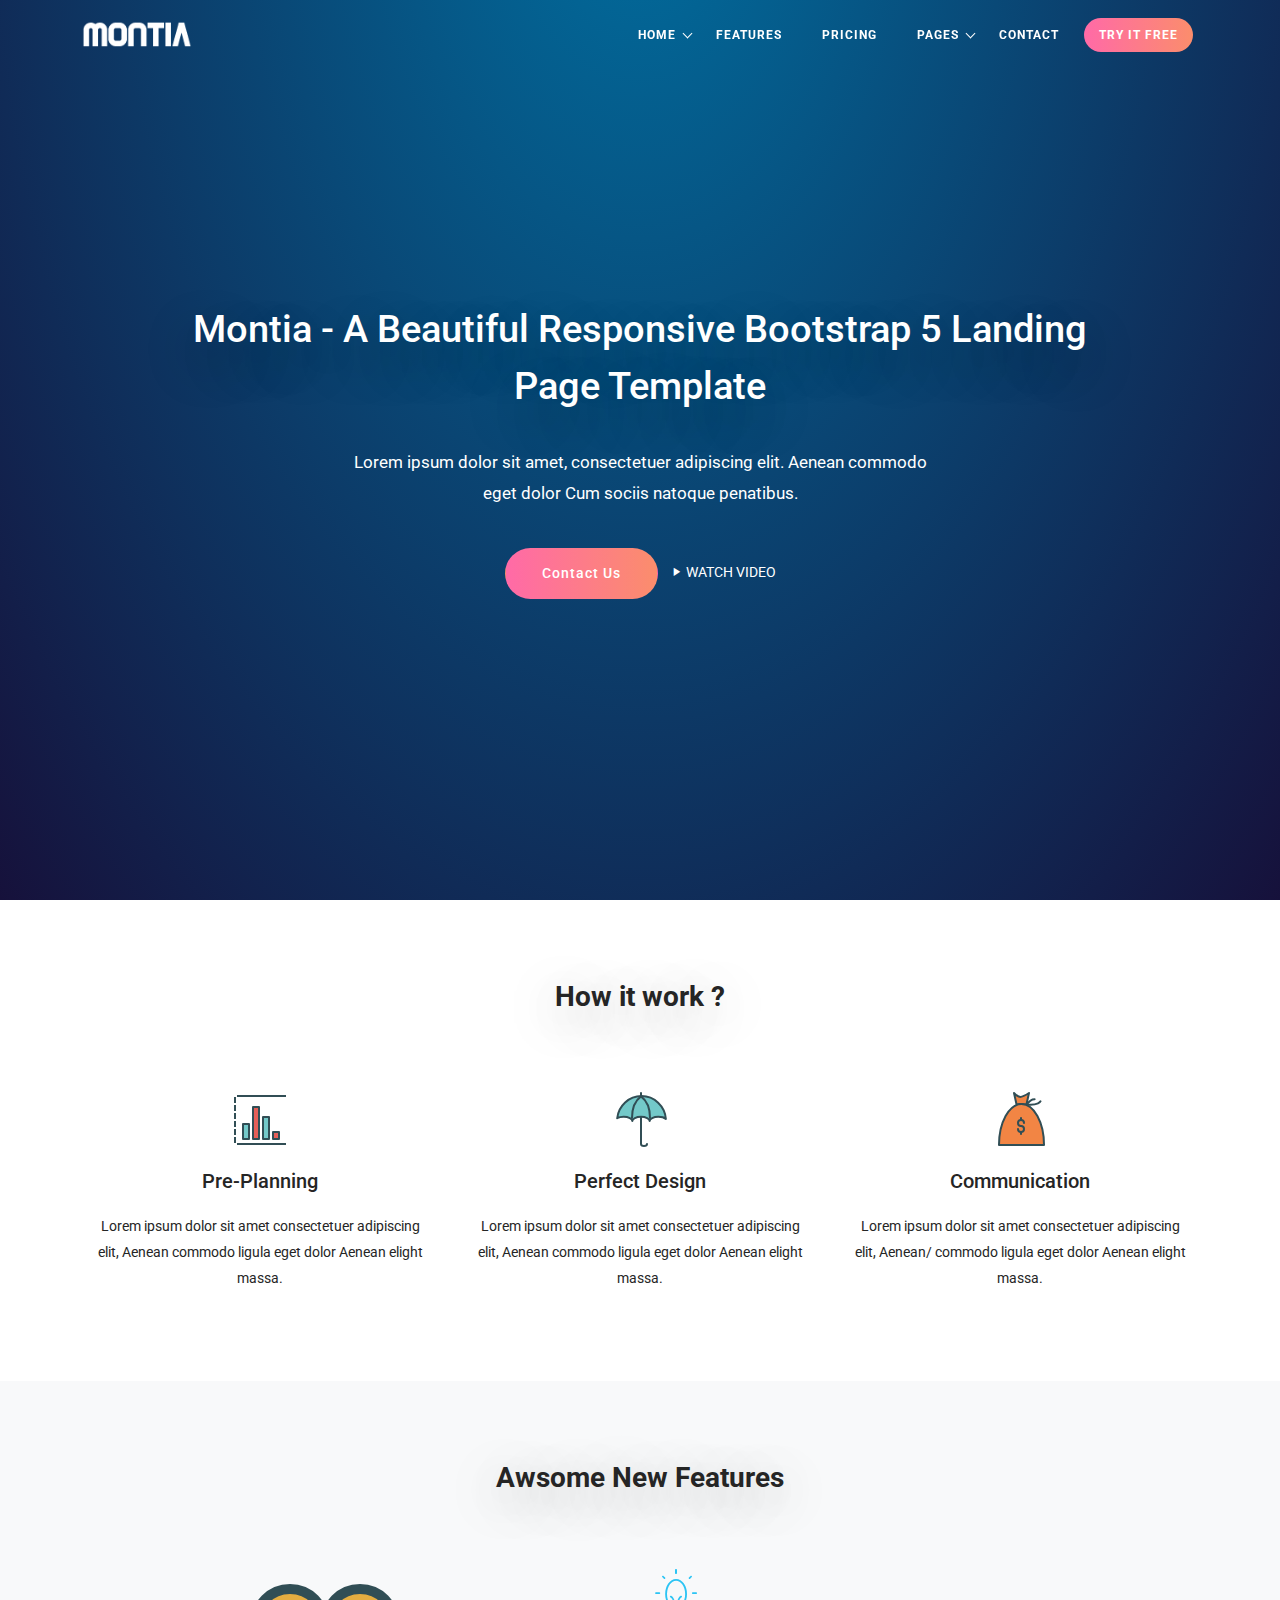
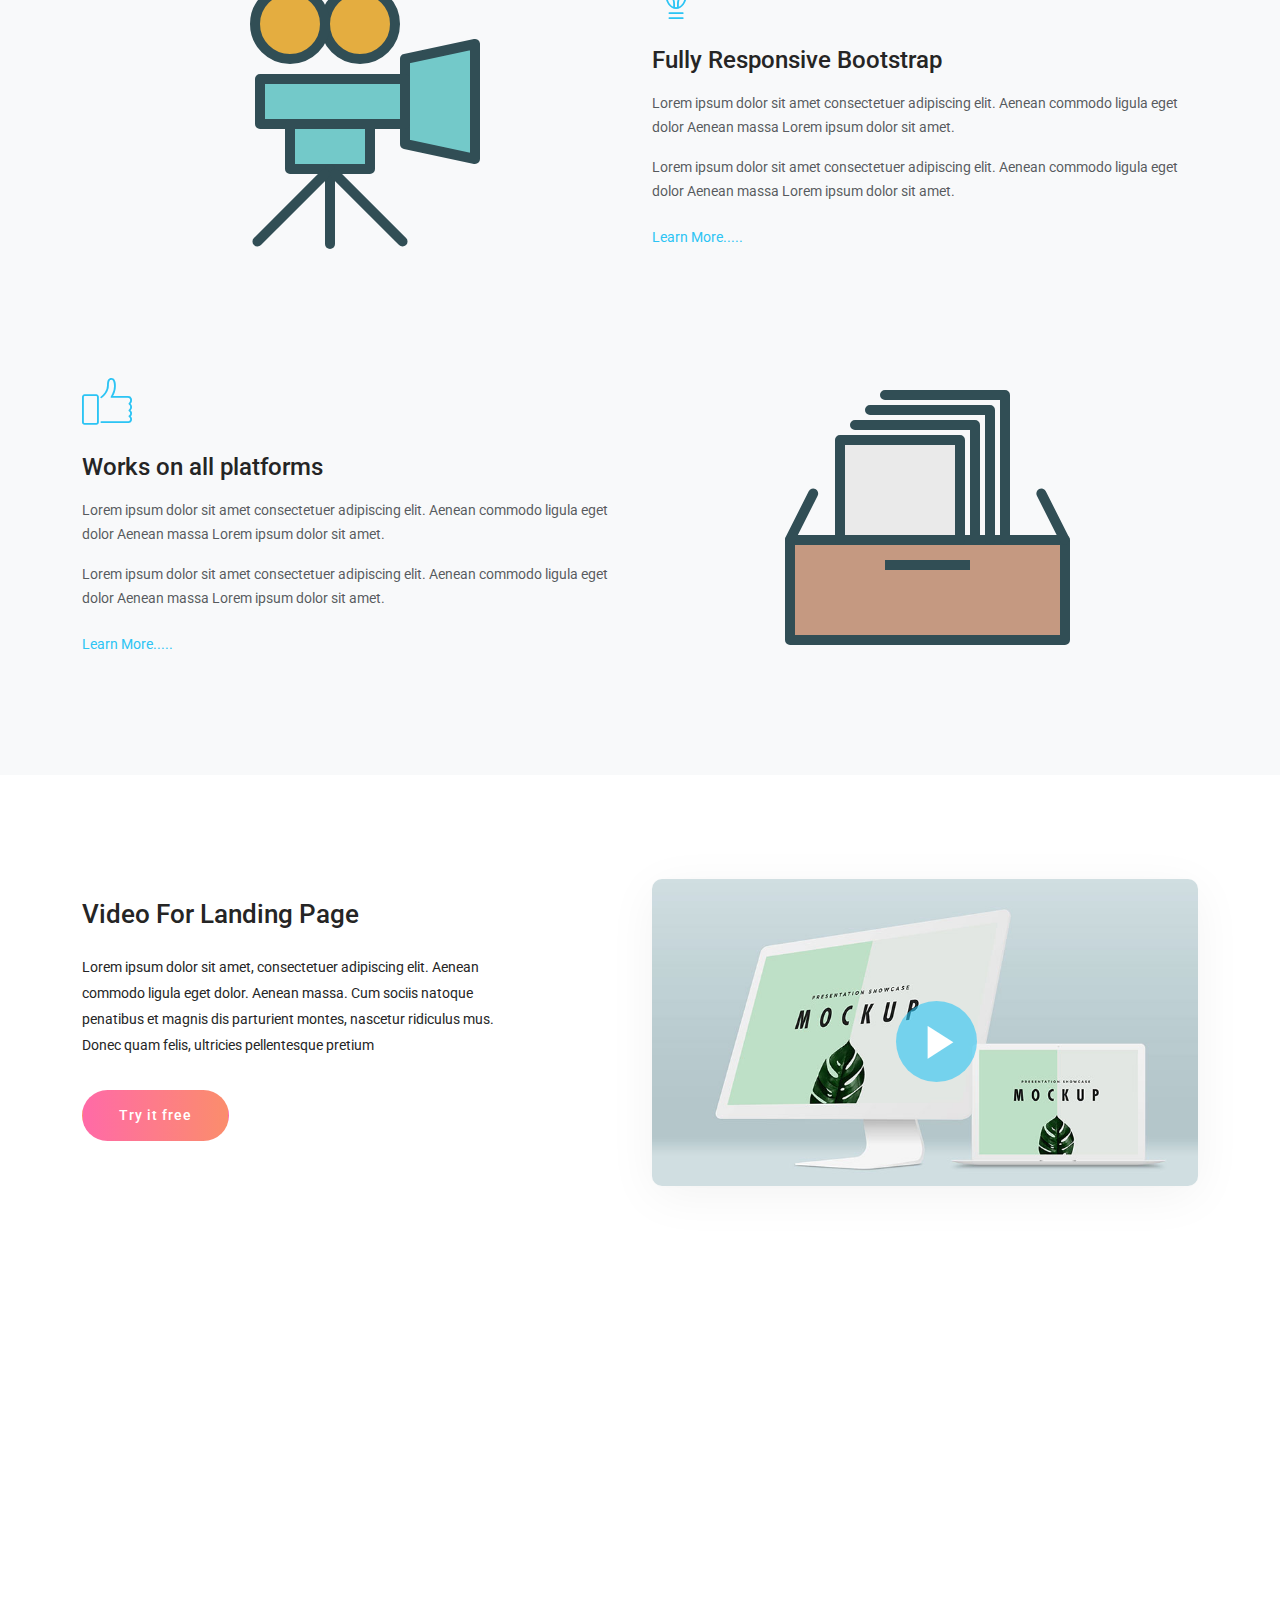
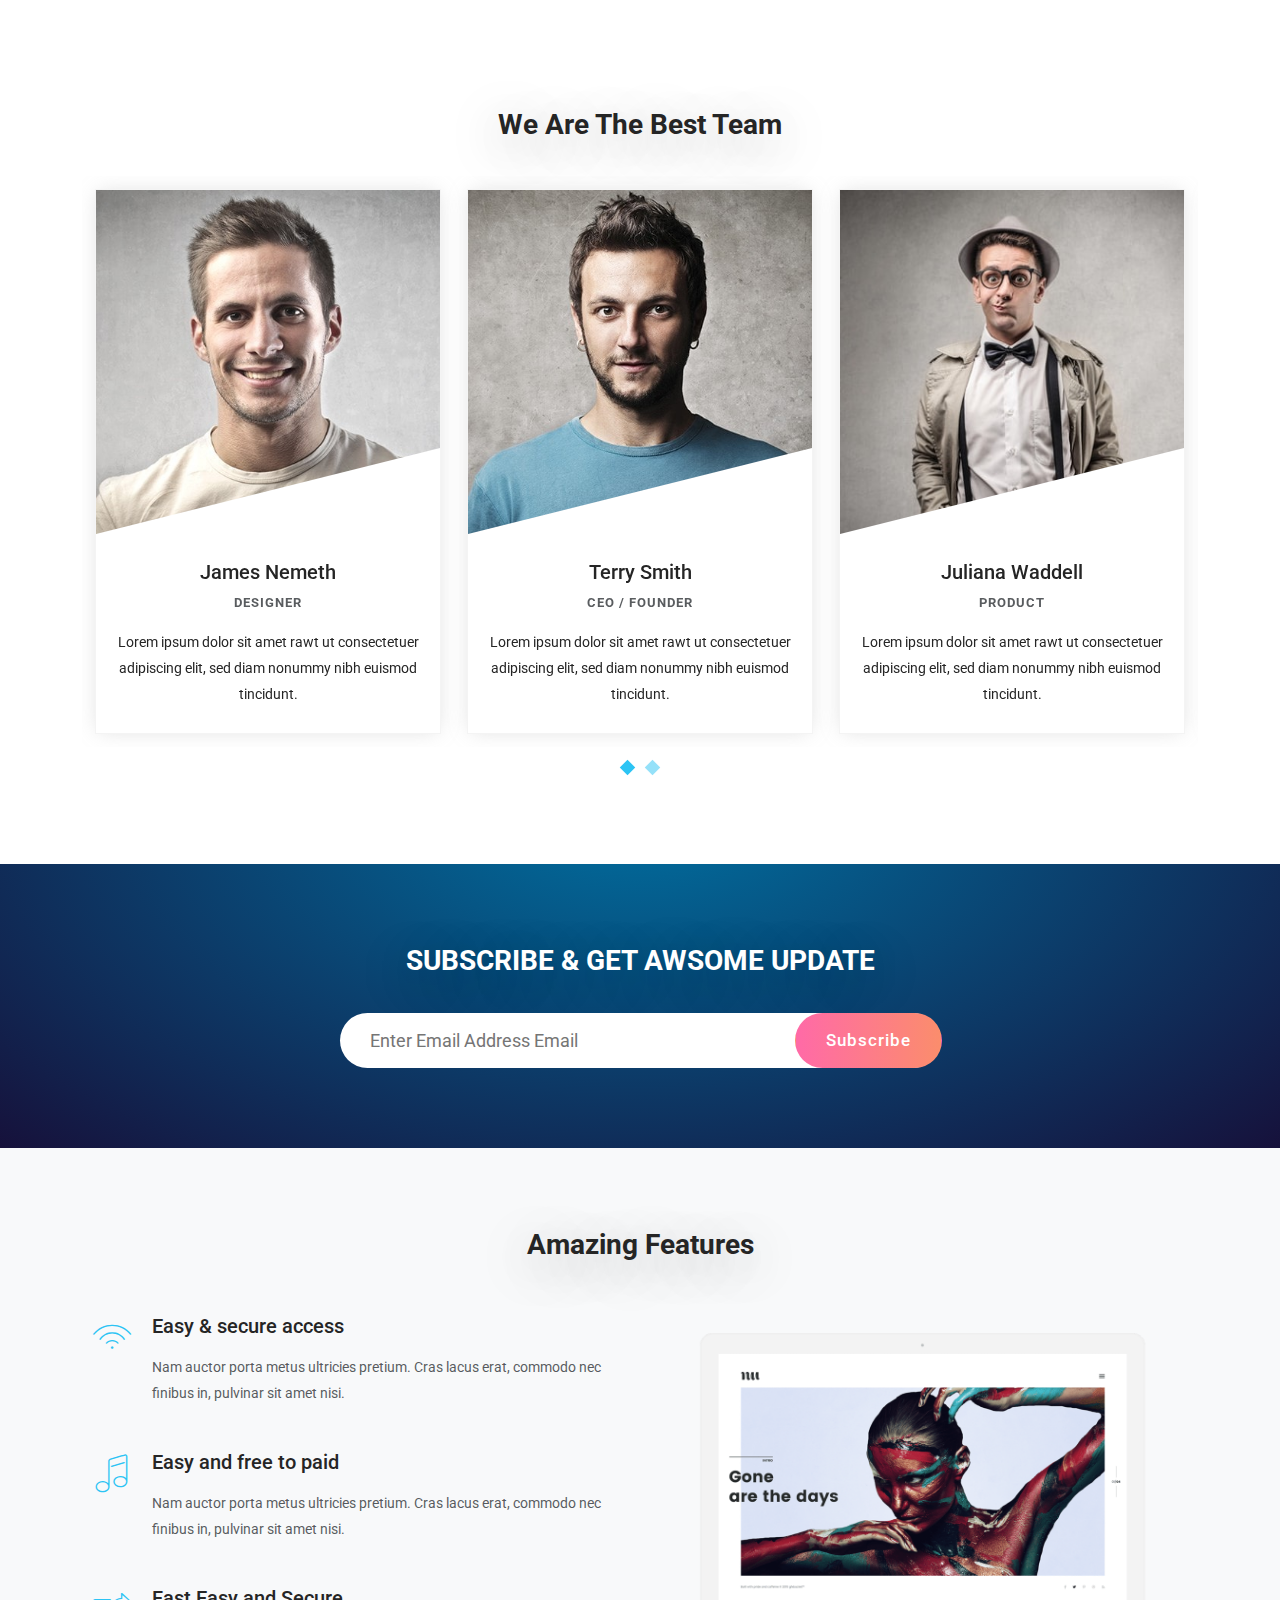
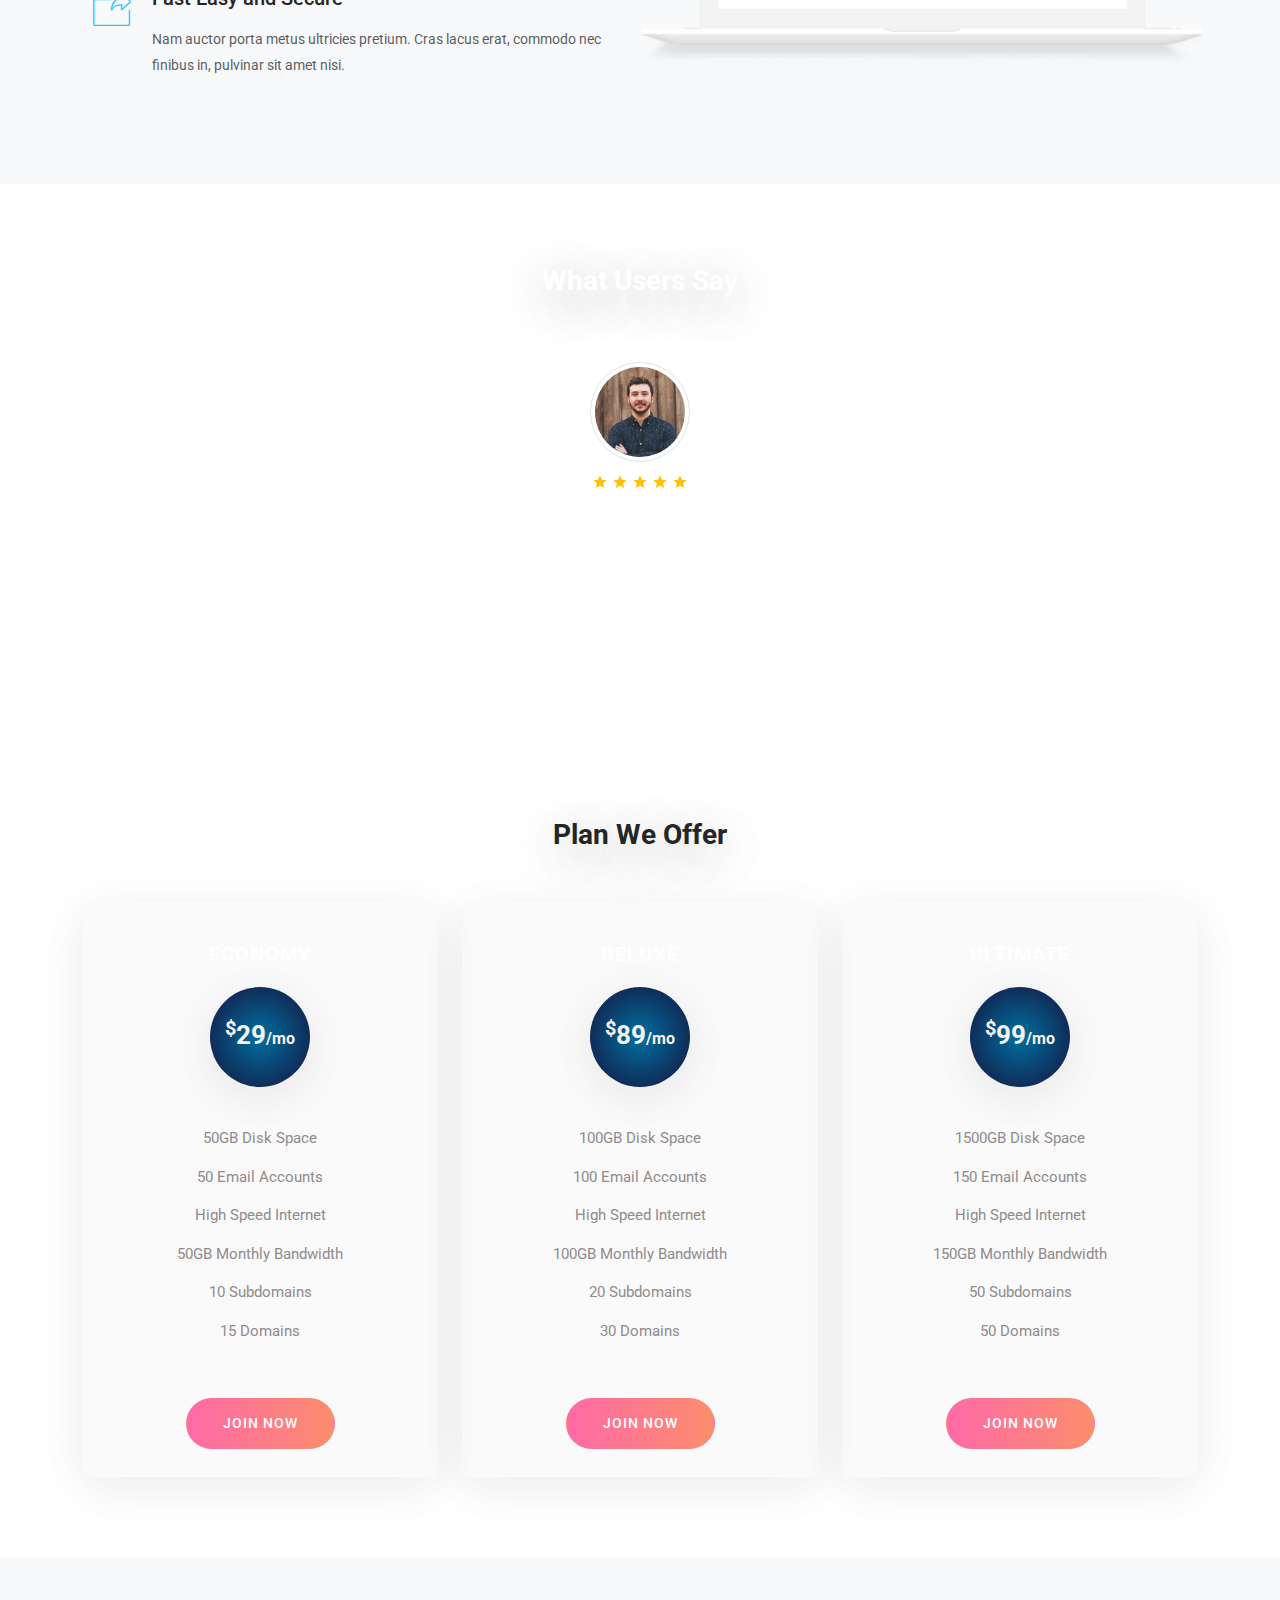
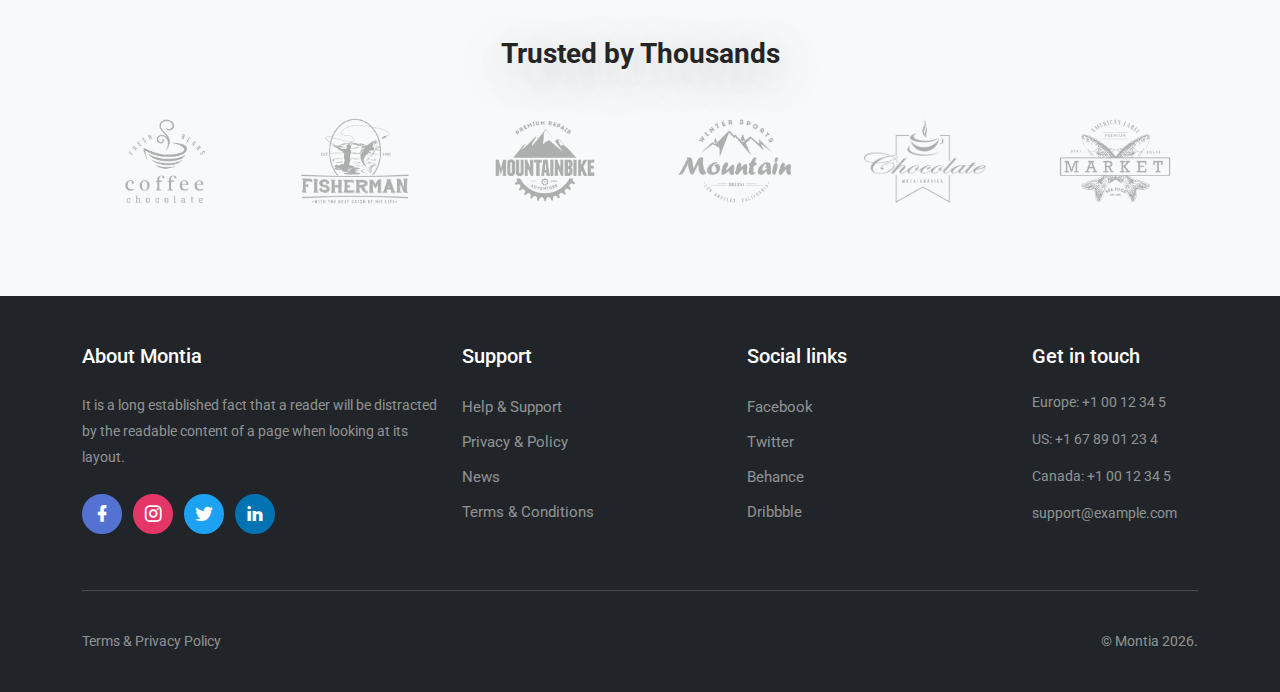
<file: Montia_v1.5.0/HTML/index-1.html>
<!DOCTYPE html>
<html lang="en">

    <head>
        <meta charset="utf-8">
        <meta name="viewport" content="width=device-width, initial-scale=1.0">
        <meta name="description" content="Responsive bootstrap landing template">
        <meta name="author" content="Themesbrand">

        <link rel="shortcut icon" href="images/favicon.ico">

        <title>Montia - Responsive Bootstrap 5 Landing Page </title>

        <!-- Google Fonts -->
        <link href="https://fonts.googleapis.com/css?family=Roboto:400,500,700" rel="stylesheet">

        <!-- Bootstrap core CSS -->
        <link href="css/bootstrap.min.css" rel="stylesheet">

        <!-- Bootstrap core CSS -->
        <link href="css/materialdesignicons.min.css" rel="stylesheet">
        <link href="css/mobiriseicons.css" rel="stylesheet">

        <!--Magnific popup -->
        <link rel="stylesheet" type="text/css" href="css/magnific-popup.css" />

        <!--Slider-->
        <link rel="stylesheet" href="css/owl.carousel.css" />
        <link rel="stylesheet" href="css/owl.theme.css" />
        <link rel="stylesheet" href="css/owl.transitions.css" />

        <!-- Custom styles for this template -->
        <link href="css/menu.css" rel="stylesheet">
        <link href="css/style.css" rel="stylesheet">

        <!--Template Color-->
        <link href="css/colors/default.css" rel="stylesheet">

    </head>

    <body>
        <!-- Navigation Bar-->
        <header id="topnav" class="defaultscroll fixed-top sticky">
            <div class="container">
                <!-- Logo container-->
                <div>
                    <a href="index.html" class="logo text-uppercase">
                        <img src="images/logo-light.png" alt="" class="logo-light" height="38" />
                        <img src="images/logo-dark.png" alt="" class="logo-dark" height="38" />
                    </a>
                </div>
                <!-- End Logo container-->
                <div class="menu-extras">
                    <div class="menu-item">
                        <!-- Mobile menu toggle-->
                        <a class="navbar-toggle">
                            <div class="lines">
                                <span></span>
                                <span></span>
                                <span></span>
                            </div>
                        </a>
                        <!-- End mobile menu toggle-->
                    </div>
                </div>
                <div id="navigation">
                    <!-- Navigation Menu-->
                    <ul class="navigation-menu">
                        <li class="has-submenu">
                            <a href="#home">Home</a>
                            <span class="menu-arrow"></span>
                            <ul class="submenu">
                                <li>
                                    <a href="index.html">Home Default </a>
                                </li>
                                <li>
                                    <a href="index-1.html"> Home Style - 1 </a>
                                </li>
                                <li class="has-submenu">
                                    <a href="index-2.html"> Home Style - 2 </a>
                                </li>
                                <li class="has-submenu">
                                    <a href="index-3.html"> Home Style - 3 </a>
                                </li>
                                <li class="has-submenu">
                                    <a href="index-4.html"> Home Style - 4 </a>
                                </li>
                                <li class="has-submenu">
                                    <a href="index-5.html"> Home Style - 5 </a>
                                </li>
                            </ul>
                        </li>
                        <li class="">
                            <a href="#features">features</a>
                        </li>
                        <li class="">
                            <a href="#pricing">Pricing</a>
                        </li>
                        <li class="has-submenu">
                            <a href="#">Pages</a>
                            <span class="menu-arrow"></span>

                            <ul class="submenu">
                                <li>
                                    <a href="about.html">About Us </a>
                                </li>
                                <li>
                                    <a href="contact.html">Contact Us</a>
                                </li>
                                <li class="has-submenu">
                                    <a href="services.html">Services</a>
                                </li>
                                <li class="has-submenu">
                                    <a href="login.html">Log In</a>
                                </li>
                                <li class="has-submenu">
                                    <a href="signup.html">Sign Up</a>
                                </li>
                                <li class="has-submenu">
                                    <a href="faq.html">FAQ</a>
                                </li>
                                <li class="has-submenu">
                                    <a href="job.html">Jobs</a>
                                </li>
                                <li class="has-submenu">
                                    <a href="#">Sub Menu</a>
                                    <span class="menu-arrow submenu-arrow"></span>
                                    <ul class="submenu">
                                        <li><a href="#">Sub Menu Item 1</a></li>
                                        <li><a href="#">Sub Menu Item 2</a></li>
                                    </ul>
                                </li>
                            </ul>
                        </li>
                        <li class="">
                            <a href="contact.html">Contact</a>
                        </li>

                        <li class="">
                            <a href="signup.html" class="btn-custom btn-rounded">Try it free</a>
                        </li>
                    </ul>
                </div>
            </div>
        </header>

        <!-- Home -->
        <section class="home-height-full  bg-home-1" id="home">
            <!-- <div class="bg-overlay-gredient"></div> -->
            <div class="home-center">
                <div class="home-desc-center">
                    <div class="container">
                        <div class="row justify-content-center">
                            <div class="col-lg-10 text-center">
                                <h6 class="home-title text-white">Montia - A Beautiful Responsive Bootstrap 5 Landing Page Template</h6>
                                <p class="pt-4 home-sub-title text-white mx-auto">Lorem ipsum dolor sit amet, consectetuer adipiscing elit. Aenean commodo eget dolor Cum sociis natoque penatibus.</p>
                                <div class="pt-4">
                                    <a href="contact.html" class="btn btn-custom btn-rounded"><span>Contact Us</span></a>
                                    <a href="http://vimeo.com/99025203" class="video-play-icon-trigger text-white ms-2"><i class="mdi mdi-play"></i> <span> WATCH VIDEO</span></a>
                                </div>
                            </div>
                        </div>
                    </div>
                </div>
            </div>
        </section>
        <!-- Home end -->

        <!-- How do work -->
        <section class="section services-wrapper">
            <div class="container">
                <div class="row">
                    <div class="col-12 text-center">
                        <h3 class="title">How it work ?</h3>
                    </div>
                </div>
                <div class="row">
                    <div class="col-lg-4">
                        <div class="service-boxed">
                            <img src="images/icons/svg/Chart.svg" alt="service-icon-img" class="service-icon" />
                            <div class="service-body">
                                <h5>Pre-Planning</h5>
                                <p>
                                    Lorem ipsum dolor sit amet consectetuer adipiscing elit, Aenean commodo ligula eget dolor Aenean elight massa.
                                </p>
                            </div>
                        </div>
                    </div>
                    <div class="col-lg-4">
                        <div class="service-boxed">
                            <img src="images/icons/svg/Rainumbrella.svg" alt="service-icon-img" class="service-icon" />
                            <div class="service-body">
                                <h5>Perfect Design</h5>
                                <p>
                                    Lorem ipsum dolor sit amet consectetuer adipiscing elit, Aenean commodo ligula eget dolor Aenean elight massa.
                                </p>
                            </div>
                        </div>
                    </div>
                    <div class="col-lg-4">
                        <div class="service-boxed">
                            <img src="images/icons/svg/Dollarbag.svg" alt="service-icon-img" class="service-icon" />
                            <div class="service-body">
                                <h5>Communication</h5>
                                <p>
                                    Lorem ipsum dolor sit amet consectetuer adipiscing elit, Aenean/ commodo ligula eget dolor Aenean elight massa.
                                </p>
                            </div>
                        </div>
                    </div>
                </div>
            </div>
        </section>
        <!-- How do work end  -->

        <!-- More Features -->
        <section class="section bg-light" id="features">
            <div class="container">
                <div class="row">
                    <div class="col-12 text-center">
                        <h3 class="title">Awsome New Features</h3>
                    </div>
                </div>
                <div class="row justify-content-center pb-4">
                    <div class="col-lg-6 align-self-center">
                        <div>
                            <img src="images/icons/svg/Moviecam.svg" alt="" class="img-fluid mx-auto d-block">
                        </div>
                    </div>
                    <div class="col-lg-6 align-self-center">
                        <div class="more-features">
                            <i class="mbri-idea"></i>
                            <h4 class="pt-4">Fully Responsive Bootstrap</h4>
                            <p class="text-muted preference-subtitle mt-3 mb-0">Lorem ipsum dolor sit amet consectetuer adipiscing elit. Aenean commodo ligula eget dolor Aenean massa Lorem ipsum dolor sit amet.</p>

                            <p class="text-muted preference-subtitle mt-3 mb-0">Lorem ipsum dolor sit amet consectetuer adipiscing elit. Aenean commodo ligula eget dolor Aenean massa Lorem ipsum dolor sit amet.</p>

                            <a href="#" class="text-custom preference-more mt-4">Learn More.....</a>
                        </div>
                    </div>
                </div>
                <div class="row mt-4 justify-content-center">
                    <div class="col-lg-6 align-self-center">
                        <div class="more-features">
                            <i class="mbri-like"></i >
                            <h4 class="pt-4">Works on all platforms</h4>
                            <p class="text-muted preference-subtitle mt-3 mb-0">Lorem ipsum dolor sit amet consectetuer adipiscing elit. Aenean commodo ligula eget dolor Aenean massa Lorem ipsum dolor sit amet.</p>

                            <p class="text-muted preference-subtitle mt-3 mb-0">Lorem ipsum dolor sit amet consectetuer adipiscing elit. Aenean commodo ligula eget dolor Aenean massa Lorem ipsum dolor sit amet.</p>

                            <a href="#" class="text-custom preference-more mt-4">Learn More.....</a>
                        </div>
                    </div>
                    <div class="col-lg-6 align-self-center">
                        <div>
                            <img src="images/icons/svg/Paperdesk.svg" alt="" class="img-fluid mx-auto d-block">
                        </div>
                    </div>
                </div>    
            </div>
        </section>
        <!-- More Features end -->

        <!-- video -->
        <section class="section">
            <div class="container">
                <div class="row justify-content-center ">
                    <div class="col-lg-5 col-md-6 me-auto align-self-center">
                        <div class="video-intro">
                            <article>
                                <h2 class="">Video For Landing Page</h2>
                                <p>Lorem ipsum dolor sit amet, consectetuer adipiscing elit. Aenean commodo ligula eget dolor. Aenean massa. Cum sociis natoque penatibus et magnis dis parturient montes, nascetur ridiculus mus. Donec quam felis, ultricies  pellentesque pretium</p>
                                <a href="signup.html" class="btn btn-custom btn-rounded mt-3">Try it free</a>
                            </article>
                        </div>
                    </div>
                    <div class="col-lg-6 col-md-6 align-self-center">
                        <div class="video-play-bar mt-4">
                            <a href="https://vimeo.com/109054393" class="video-play-icon-trigger"><i class="play-video-btn mdi mdi-play play-position"></i> </a>
                            <img src="images/Mac-Display-Mockup.jpg" alt="" class="img-fluid mx-auto d-block">
                        </div>
                    </div>
                </div>
            </div>
        </section>
        <!-- video end -->

        <!--cta -->
        <section class="section bg-cta">
            <div class="program-bg-overlay"></div>
            <div class="container">
                <div class="row justify-content-center" id="counter">
                    <div class="col-md-3 text-white text-center pt-3 pb-3" style="z-index:0;">
                        <div class="counter-icon">
                            <i class="mbri-timer"></i>
                        </div>
                        <h1 class="counter-value" data-count="1200">0</h1>
                        <h4 class="counter-name">Working Hours</h4>
                    </div>

                    <div class="col-md-3 text-white text-center pt-3 pb-3" style="z-index:0;">
                        <div class="counter-icon">
                            <i class="mbri-bookmark"></i>
                        </div>
                        <h1 class="counter-value" data-count="5000">10</h1>
                        <h4 class="counter-name">Reviewers</h4>
                    </div>

                    <div class="col-md-3 text-white text-center pt-3 pb-3" style="z-index:0;">
                        <div class="counter-icon">
                            <i class="mbri-hot-cup"></i>
                        </div>
                        <h1 class="counter-value" data-count="5645">608</h1>
                        <h4 class="counter-name">Cups Of Coffee</h4>
                    </div>
                    <div class="col-md-3 text-white text-center pt-3 pb-3" style="z-index:0;">
                        <div class="counter-icon">
                            <i class="mbri-database"></i>
                        </div>
                        <h1 class="counter-value" data-count="800">2</h1>
                        <h4 class="counter-name">App Download</h4>
                    </div>
                </div>
            </div>
        </section>
        <!--funfact end-->

        <!-- team -->
        <section class="section">
            <div class="container">
                <div class="row">
                    <div class="col-md-12">
                        <h3 class="title text-center">We Are The Best Team</h3>
                    </div>
                </div>
                <div class="row">
                    <div class="col-md-12">
                        <div id="team">
                            <div class="item">
                                <div class="team-box">
                                    <img src="images/team/team-1.jpg" alt="" class="img-fluid team-img">
                                    <div class="team-info">
                                        <div class="text-center">
                                            <h5 class="pt-3">James Nemeth</h5>
                                            <p class="text-uppercase text-muted"><small> Designer </small></p>
                                            <p class="team-desc">Lorem ipsum dolor sit amet rawt ut consectetuer adipiscing elit, sed diam nonummy nibh euismod tincidunt.</p>
                                        </div>
                                    </div>
                                </div>
                            </div>

                            <div class="item">
                                <div class="team-box">
                                    <img src="images/team/team-3.jpg" alt="" class="img-fluid team-img">
                                    <div class="team-info">
                                        <div class="text-center">
                                            <h5 class="pt-3">Terry Smith</h5>
                                            <p class="text-uppercase text-muted"><small>CEO / Founder </small></p>
                                            <p class="team-desc">Lorem ipsum dolor sit amet rawt ut consectetuer adipiscing elit, sed diam nonummy nibh euismod tincidunt.</p>
                                        </div>
                                    </div>
                                </div>
                            </div>

                            <div class="item">
                                <div class="team-box">
                                    <img src="images/team/team-5.jpg" alt="" class="img-fluid team-img">
                                    <div class="team-info">
                                        <div class="text-center">
                                            <h5 class="pt-3">Juliana Waddell</h5>
                                            <p class="text-uppercase text-muted"><small>Product </small></p>
                                            <p class="team-desc">Lorem ipsum dolor sit amet rawt ut consectetuer adipiscing elit, sed diam nonummy nibh euismod tincidunt.</p>
                                        </div>
                                    </div>
                                </div>
                            </div>

                            <div class="item">
                                <div class="team-box">
                                    <img src="images/team/team-2.jpg" alt="" class="img-fluid team-img">
                                    <div class="team-info">
                                        <div class="text-center">
                                            <h5 class="pt-3">Andrew Sparks</h5>
                                            <p class="text-uppercase text-muted"><small> Founder</small></p>
                                            <p class="team-desc">Lorem ipsum dolor sit amet rawt ut consectetuer adipiscing elit, sed diam nonummy nibh euismod tincidunt.</p>
                                        </div>
                                    </div>
                                </div>
                            </div>

                            <div class="item">
                                <div class="team-box">
                                    <img src="images/team/team-4.jpg" alt="" class="img-fluid team-img">
                                    <div class="team-info">
                                        <div class="text-center">
                                            <h5 class="pt-3">Jennifer Lawson</h5>
                                            <p class="text-uppercase text-muted"><small>Designer </small></p>
                                            <p class="team-desc">Lorem ipsum dolor sit amet rawt ut consectetuer adipiscing elit, sed diam nonummy nibh euismod tincidunt.</p>
                                        </div>
                                    </div>
                                </div>
                            </div>
                        </div>
                    </div>
                </div>
            </div>
        </section>
        <!-- Team end -->

        <!-- Subscribe form -->
        <section class="section bg-subscriber">
            <div class="container">
                <div class="row">
                    <div class="col-md-12">
                        <h3 class="title text-center text-white">SUBSCRIBE & GET AWSOME UPDATE</h3>
                    </div>
                </div>
                <div class="row">
                    <div class="col-md-12">
                        <div class="text-center search-form">
                            <form action="#">
                                <input type="text" placeholder="Enter Email Address Email">
                                <button type="submit" class="btn btn-custom">Subscribe</button>
                            </form>
                        </div>
                    </div>
                </div>
            </div>
        </section>
        <!-- Subscribe form end  -->

        <!-- More features -->
        <section class="section bg-light">
            <div class="container">
                <div class="row">
                    <div class="col-md-12">
                        <h3 class="title text-center">Amazing Features</h3>
                    </div>
                </div>
                <div class="row justify-content-center">
                    <div class="col-lg-6 col-md-12 me-auto align-self-center">
                        <div>
                            <div class="feauters-box d-flex mt-2">
                                <i class="mbri-wifi"></i>
                                <div class="feauters-content">
                                    <h5 class="feauters-title">Easy & secure access</h5>
                                    <p class="feauters-subtitle text-muted pt-2">Nam auctor porta metus ultricies pretium. Cras lacus erat, commodo nec finibus in, pulvinar sit amet nisi.</p>
                                </div>
                            </div>
                            <div class="feauters-box d-flex mt-2">
                                <i class="mbri-music"></i>
                                <div class="feauters-content">
                                    <h5 class="feauters-title">Easy and free to paid</h5>
                                    <p class="feauters-subtitle text-muted pt-2"> Nam auctor porta metus ultricies pretium. Cras lacus erat, commodo nec finibus in, pulvinar sit amet nisi. </p>
                                </div>
                            </div>
                            <div class="feauters-box d-flex mt-2">
                                <i class="mbri-share"></i>
                                <div class="feauters-content">
                                    <h5 class="feauters-title"> Fast Easy and Secure</h5>
                                    <p class="feauters-subtitle text-muted pt-2">Nam auctor porta metus ultricies pretium. Cras lacus erat, commodo nec finibus in, pulvinar sit amet nisi.</p>
                                </div>
                            </div>
                        </div>
                    </div>
                    <div class="col-lg-6 col-md-12 ps-0 pe-0 align-self-center">
                        <img src="images/macbook.png" alt="" class="img-fluid m-l-auto">
                    </div>
                </div>
            </div>
        </section>
        <!-- More features end -->

        <!-- Testimonial -->
        <section class="section bg-gradient">
            <div class="container">
                <div class="row">
                    <div class="col-12 text-center">
                        <h3 class="title text-white mb-5">What Users Say </h3>
                    </div>
                </div>

                <div class="row justify-content-center">
                    <div class="col-lg-8 owl-carousel owl-theme" id="owl-demo">
                        <div class="item">
                            <div class="p-3 text-center testimonial-box">
                                <div class="testi-img">
                                    <img src="images/users/user-1.jpg" alt="" class="img-fluid mx-auto d-block img-thumbnail rounded-circle">
                                </div>
                                <p class="testi-rate mt-2 mb-1">
                                    <i class="mdi mdi-star text-warning"></i>
                                    <i class="mdi mdi-star text-warning"></i>
                                    <i class="mdi mdi-star text-warning"></i>
                                    <i class="mdi mdi-star text-warning"></i>
                                    <i class="mdi mdi-star text-warning"></i>
                                </p>
                                <div class="testi-desc text-white">
                                    <h5 class="fw-bold">Steven Dugas</h5>
                                    <p class="text-white mt-3">"Lorem ipsum dolor sit amet, sed do eiusmod tempor incididunt ut labore et dolore magna aliqua.Lorem ipsum dolor sit amet."</p>
                                </div>
                            </div>
                        </div>
                        <div class="item">
                            <div class="p-3 text-center testimonial-box">
                                <div class="testi-img">
                                    <img src="images/users/user-2.jpg" alt="" class="img-fluid mx-auto d-block  img-thumbnail rounded-circle">
                                </div>
                                <p class="testi-rate mt-2 mb-1">
                                    <i class="mdi mdi-star text-warning"></i>
                                    <i class="mdi mdi-star text-warning"></i>
                                    <i class="mdi mdi-star text-warning"></i>
                                    <i class="mdi mdi-star text-warning"></i>
                                    <i class="mdi mdi-star text-warning"></i>
                                </p>
                                <div class="testi-desc">
                                    <h5 class="fw-bold text-white">Lioyd Brewer</h5>
                                    <p class="text-white mt-3">"Lorem ipsum dolor sit amet, sed do eiusmod tempor incididunt ut labore et dolore magna aliqua.Lorem ipsum dolor sit amet."</p>
                                </div>
                            </div>
                        </div>
                        <div class="item">
                            <div class="p-3 text-center testimonial-box">
                                <div class="testi-img">
                                    <img src="images/users/user-3.jpg" alt="" class="img-fluid mx-auto d-block img-thumbnail rounded-circle">
                                </div>
                                <p class="testi-rate mt-2 mb-1">
                                    <i class="mdi mdi-star text-warning"></i>
                                    <i class="mdi mdi-star text-warning"></i>
                                    <i class="mdi mdi-star text-warning"></i>
                                    <i class="mdi mdi-star text-warning"></i>
                                    <i class="mdi mdi-star text-warning"></i>
                                </p>
                                <div class="testi-desc">
                                    <h5 class="fw-bold text-white">Johnie Reveles</h5>
                                    <p class="text-white mt-3">"Lorem ipsum dolor sit amet, sed do eiusmod tempor incididunt ut labore et dolore magna aliqua.Lorem ipsum dolor sit amet."</p>
                                </div>
                            </div>
                        </div>
                    </div>
                </div>
            </div>
        </section>
        <!-- Testimonial -->

        <!-- Pricing -->
        <section class="section" id="pricing">
            <div class="container">
                <div class="row">
                    <div class="col-12 text-center">
                        <h3 class="title">Plan We Offer</h3>
                    </div>
                </div>
                <div class="row">
                    <div class="col-lg-4">
                        <div class="program-box mt-3">
                            <div class="program-image">
                                <div class="program-bg-overlay program-bgoverlay-1"></div>
                                <h4 class="text-white text-center heading-price">ECONOMY</h4>
                            </div>
                            <div class="process-icon text-center mx-auto">
                                <p class="price-tag-size"><sup>$</sup>29<span>/mo </span></p>
                            </div>
                            <div class="p-3 text-center">
                                <!-- <h5 class="text-uppercase fw-bold pt-3">Ios Swift</h5> -->
                                <ul class="mb-0 list-inline mt-4 program-list">
                                    <li class="">50GB Disk Space</li>
                                    <li class="">50 Email Accounts</li>
                                    <li class="">High Speed Internet</li>
                                    <li class="">50GB Monthly Bandwidth</li>
                                    <li class="">10 subdomains</li>
                                    <li class="">15 Domains</li>
                                </ul>
                            </div>
                            <div class="text-center">
                                <a href="#" class="btn btn-custom btn-rounded text-uppercase mt-4">Join Now</a>
                            </div>
                        </div>
                    </div>
                    <div class="col-lg-4">
                        <div class="program-box mt-3">
                            <div class="program-image">
                                <div class="program-bg-overlay program-bgoverlay-2"></div>
                                <h4 class="text-white text-center heading-price">DELUXE</h4>
                            </div>
                            <div class="process-icon text-center mx-auto">
                                <p class="price-tag-size"><sup>$</sup>89<span>/mo </span></p>
                            </div>
                            <div class="p-3 text-center">
                                <!-- <h5 class="text-uppercase fw-bold pt-3">Ruby on rails</h5> -->
                                <ul class="mb-0 list-inline mt-4 program-list">
                                    <li class="">100GB Disk Space</li>
                                    <li class="">100 Email Accounts</li>
                                    <li class="">High Speed Internet</li>
                                    <li class="">100GB Monthly Bandwidth</li>
                                    <li class="">20 subdomains</li>
                                    <li class="">30 Domains</li>
                                </ul>
                            </div>
                            <div class="text-center pt-4">
                                <a href="#" class="btn btn-custom btn-rounded text-uppercase">Join Now</a>
                            </div>
                        </div>
                    </div>
                    <div class="col-lg-4">
                        <div class="program-box mt-3">
                            <div class="program-image">
                                <div class="program-bg-overlay program-bgoverlay-3"></div>
                                <h4 class="text-white text-center heading-price">ULTIMATE</h4>
                            </div>
                            <div class="process-icon text-center mx-auto">
                                <p class="price-tag-size"><sup>$</sup>99<span>/mo </span></p>
                            </div>
                            <div class="p-3 text-center">
                                <!-- <h5 class="text-uppercase fw-bold pt-3">Python</h5> -->
                                <ul class="mb-0 list-inline mt-4 program-list">
                                    <li class="">1500GB Disk Space</li>
                                    <li class="">150 Email Accounts</li>
                                    <li class="">High Speed Internet</li>
                                    <li class="">150GB Monthly Bandwidth</li>
                                    <li class="">50 subdomains</li>
                                    <li class="">50 Domains</li>
                                </ul>
                            </div>
                            <div class="text-center pt-4">
                                <a href="#" class="btn btn-custom btn-rounded text-uppercase">Join Now</a>
                            </div>
                        </div>
                    </div>
                </div>
            </div>
        </section>
        <!-- Pricing end -->

        <!-- Client Slider -->
        <section class="section bg-light">
            <div class="container">
                <div class="row">
                    <div class="col-12 text-center">
                        <h3 class="title">Trusted by Thousands</h3>
                    </div>
                </div>
                <div class="row">
                    <div class="col-lg-2">
                        <div class="client-images">
                            <img src="images/clients/1.png" alt="logo-img" class="mx-auto img-fluid d-block">
                        </div>
                    </div>
                    <!-- slider item -->
                    <div class="col-lg-2">
                        <div class="client-images">
                            <img src="images/clients/2.png" alt="logo-img" class="mx-auto img-fluid d-block">
                        </div>
                    </div>
                    <!-- slider item -->
                    <div class="col-lg-2">
                        <div class="client-images">
                            <img src="images/clients/3.png" alt="logo-img" class="mx-auto img-fluid d-block">
                        </div>
                    </div>
                    <!-- slider item -->
                    <div class="col-lg-2">
                        <div class="client-images">
                            <img src="images/clients/4.png" alt="logo-img" class="mx-auto img-fluid d-block">
                        </div>
                    </div>
                    <!-- slider item -->
                    <div class="col-lg-2">
                        <div class="client-images">
                            <img src="images/clients/5.png" alt="logo-img" class="mx-auto img-fluid d-block">
                        </div>
                    </div>
                    <!-- slider item -->
                    <div class="col-lg-2">
                        <div class="client-images">
                            <img src="images/clients/6.png" alt="logo-img" class="mx-auto img-fluid d-block">
                        </div>
                    </div>
                    <!-- slider item -->
                </div>
            </div>
        </section>
        <!-- Client Slider end-->

        <!-- Footer -->
        <section class="bg-dark footer" id="contact">
            <div class="container">
                <div class="row pt-5">
                    <div class="col-lg-4">
                        <h5 class="text-white footer-title ">About Montia</h5>
                        <div class="mt-4">
                            <p class="footer-desc">It is a long established fact that a reader will be distracted by the readable content of a page when looking at its layout.</p>
                        </div>
                        <div class="mt-4">
                            <ul class="text-white footer-social d-flex">
                                <li class="me-2"><a href="#"><i class="mdi mdi-facebook facebook"></i></a></li>
                                <li class="me-2"><a href="#"><i class="mdi mdi-instagram instagram"></i></a></li>
                                <li class="me-2"><a href="#"><i class="mdi mdi-twitter twitter"></i></a></li>
                                <li class="me-2"><a href="#"><i class="mdi mdi-linkedin linkedin"></i></a></li>
                            </ul>
                        </div>
                    </div>
                    <div class="col-lg-3">
                        <h5 class="text-white footer-title">Support</h5>
                        <div class="mt-4">
                            <ul class="text-white footer-list">
                                <li><a href="#">Help & Support</a></li>
                                <li><a href="#">Privacy & Policy</a></li>
                                <li><a href="#">News</a></li>
                                <li><a href="#">Terms & Conditions</a></li>
                            </ul>
                        </div>
                    </div>
                    <div class="col-lg-3">
                        <h5 class="text-white footer-title">Social links</h5>
                        <div class="mt-4">
                            <ul class="footer-list">
                                <li><a href="#">Facebook</a></li>
                                <li><a href="#">Twitter</a></li>
                                <li><a href="#">Behance</a></li>
                                <li><a href="#">Dribbble</a></li>
                            </ul>
                        </div>
                    </div>
                    <div class="col-lg-2">
                        <h5 class="text-white footer-title">Get in touch</h5>
                        <div class="mt-4">
                            <p>Europe: +1 00 12 34 5</p>
                            <p>US: +1 67 89 01 23 4</p>
                            <p>Canada: +1 00 12 34 5</p>
                            <p>support@example.com</p>
                        </div>
                    </div>
                </div>
                <div class="footer-border"></div>
                <div class="row pb-4">
                    <div class="col-lg-12">
                        <div class="float-end pull-none">
                            <p class="mb-0">© Montia <script>document.write(new Date().getFullYear())</script>.</p>
                        </div>
                        <div class="float-start pull-none">
                            <p class="footer-terms"><a href="#">Terms</a> & <a href="#">Privacy Policy </a></p>
                        </div>
                    </div>
                </div>
            </div>
        </section>
        <!-- Footer end -->

        <!-- js placed at the end of the document so the pages load faster -->
        <script src="js/jquery.min.js"></script>
        <script src="js/popper.min.js"></script>
        <script src="js/bootstrap.bundle.min.js"></script>
        <script src="js/jquery.easing.min.js"></script>
        <script src="js/jquery.magnific-popup.min.js" type="text/javascript"></script>
        <script src="js/owl.carousel.min.js" type="text/javascript"></script>
        <script src="js/waypoints.min.js"></script>
        <script src="js/jquery.counterup.min.js"></script>
        <!--common script for all pages-->
        <script src="js/jquery.app.js"></script>
        <script type="text/javascript">
            var a = 0;
            $(window).scroll(function() {
                var oTop = $('#counter').offset().top - window.innerHeight;
                if (a == 0 && $(window).scrollTop() > oTop) {
                    $('.counter-value').each(function() {
                        var $this = $(this),
                            countTo = $this.attr('data-count');
                        $({
                            countNum: $this.text()
                        }).animate({
                                countNum: countTo
                            },

                            {
                                duration: 2000,
                                easing: 'swing',
                                step: function() {
                                    $this.text(Math.floor(this.countNum));
                                },
                                complete: function() {
                                    $this.text(this.countNum);
                                    //alert('finished');
                                }

                            });
                    });
                    a = 1;
                }
            });
        </script>
    </body>

</html>
</file>
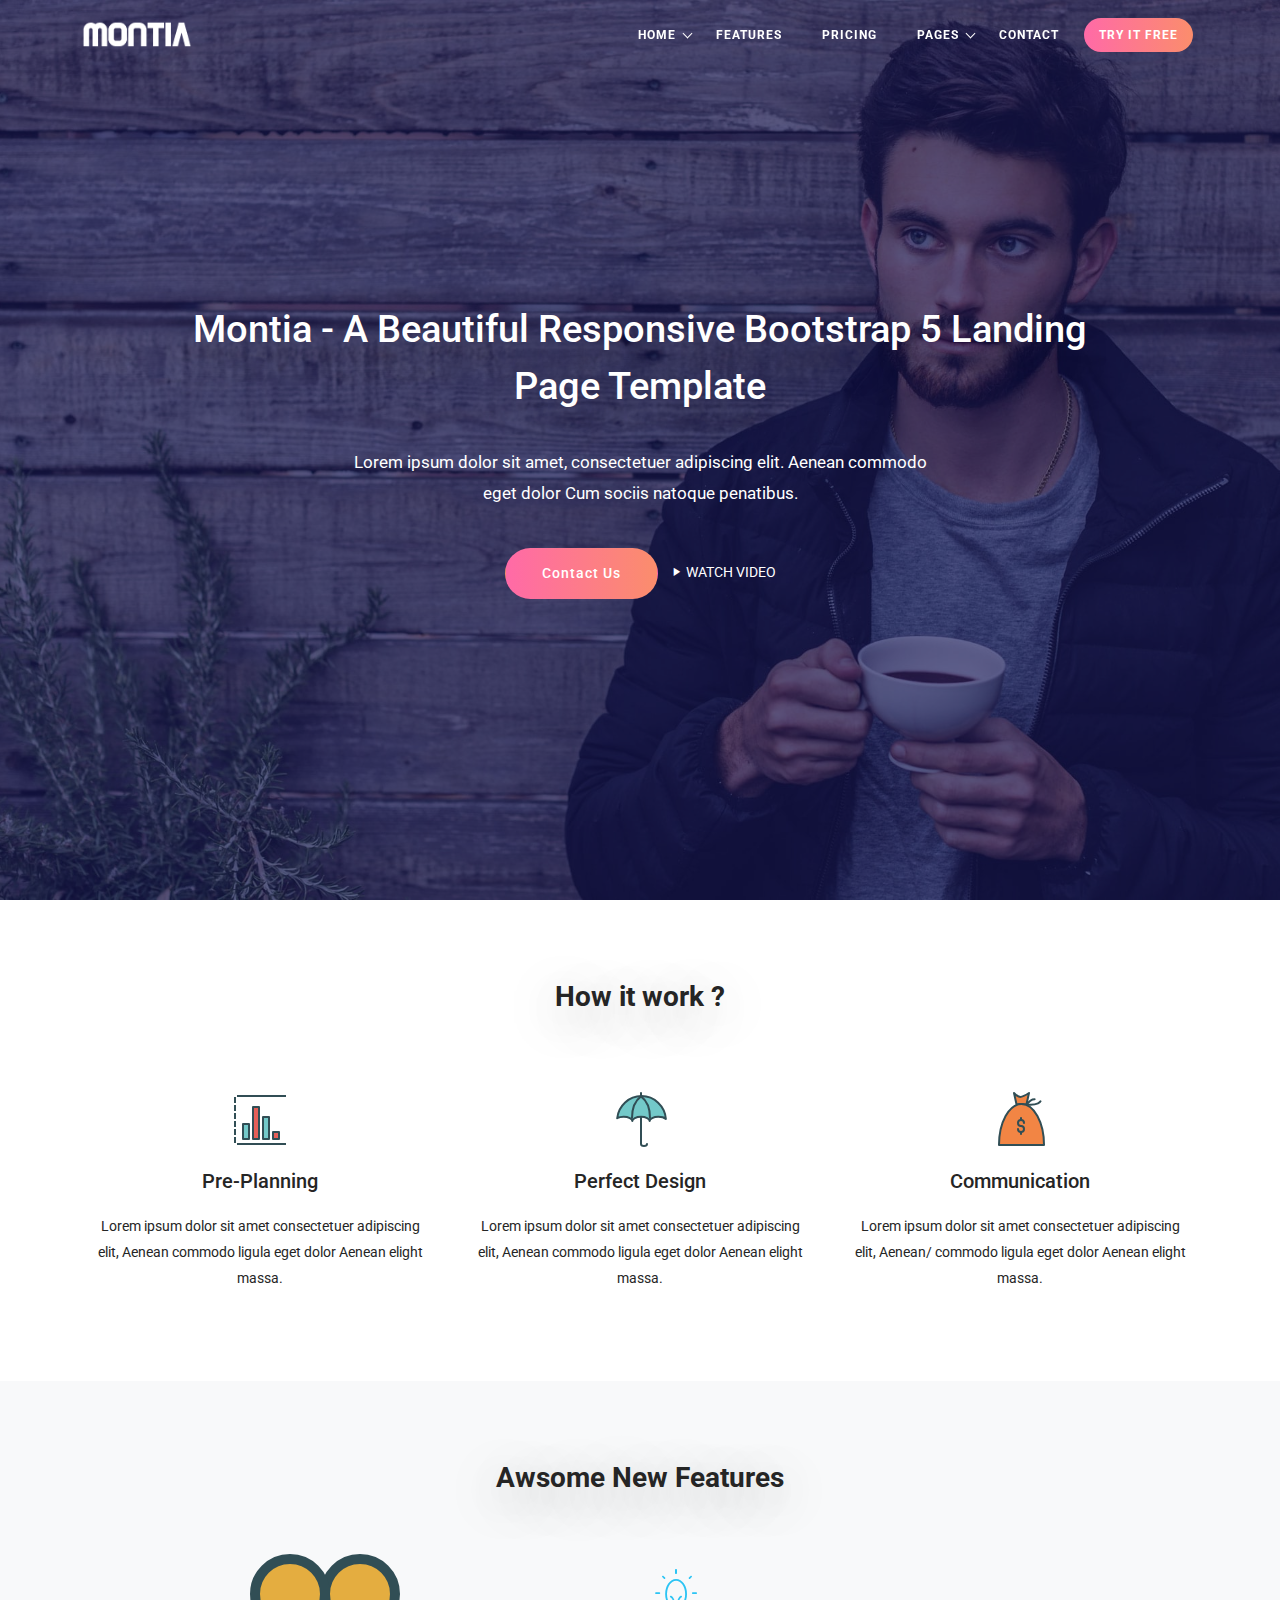
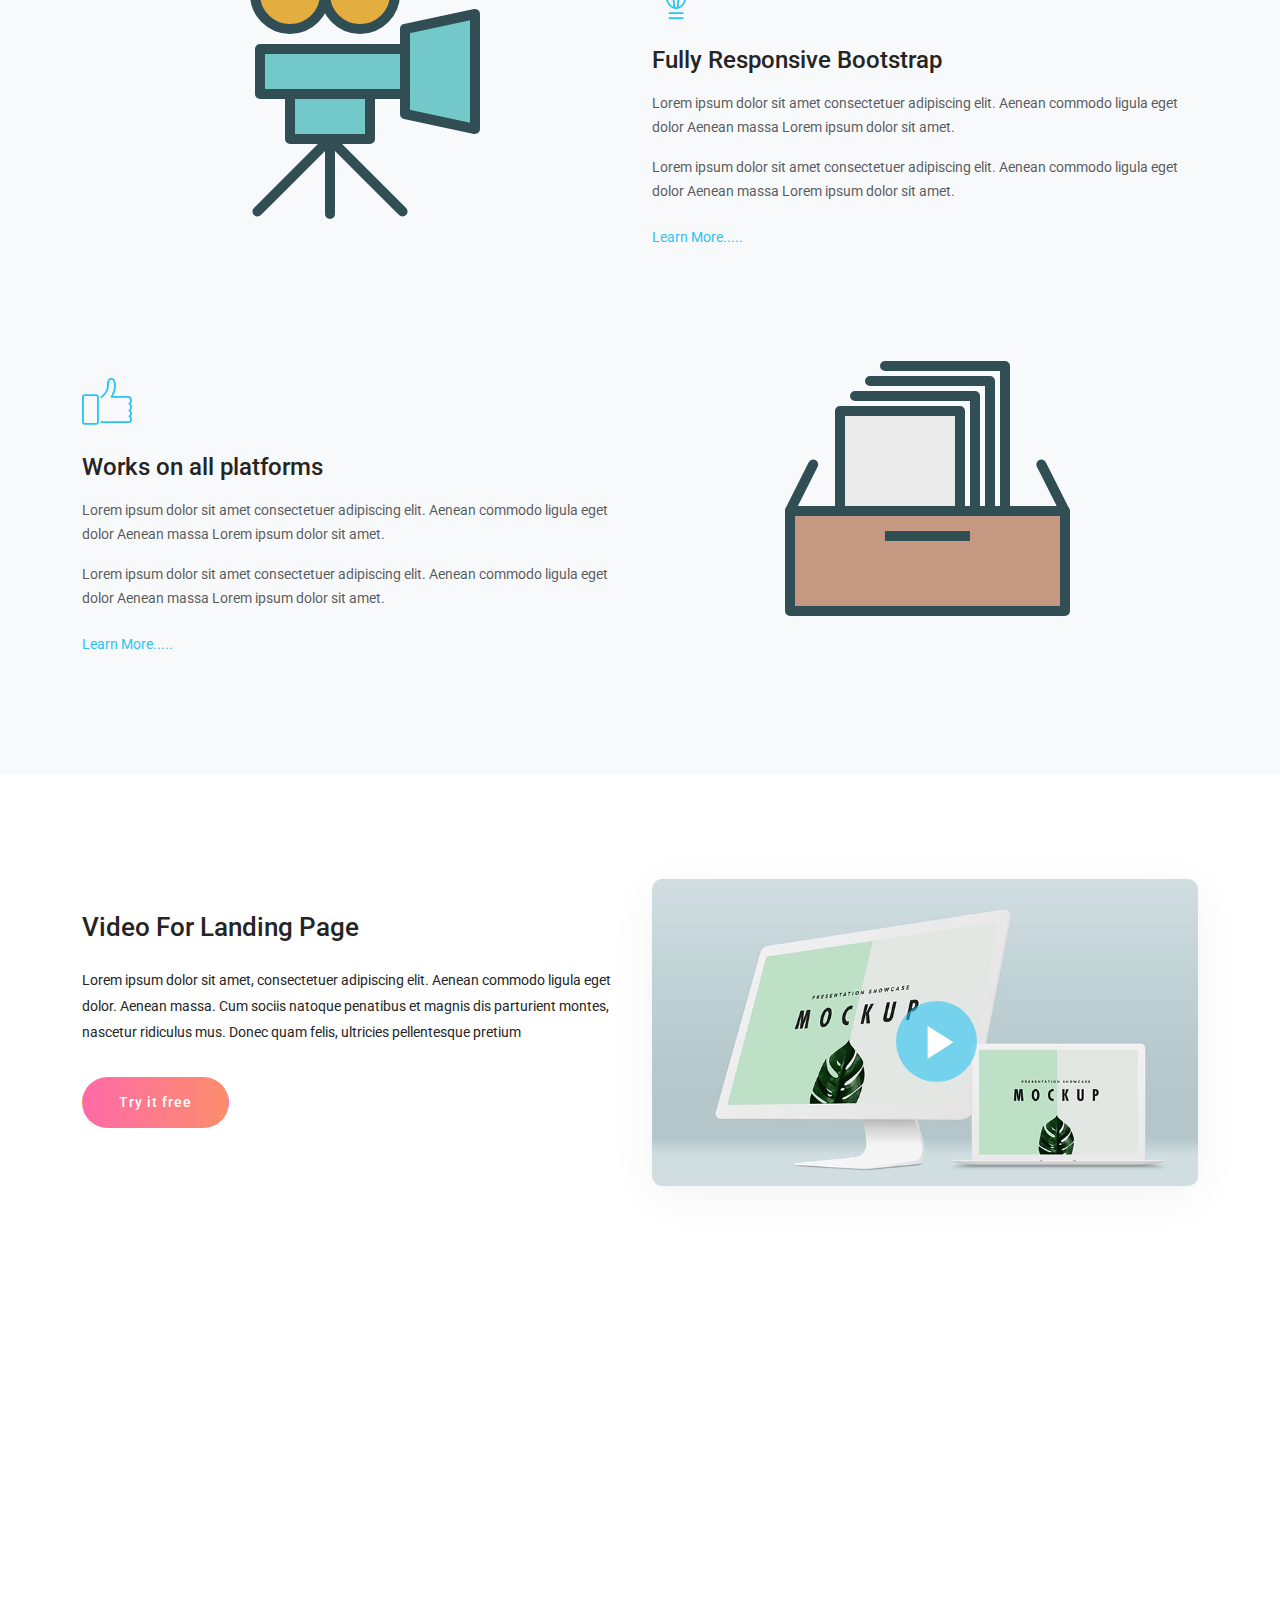
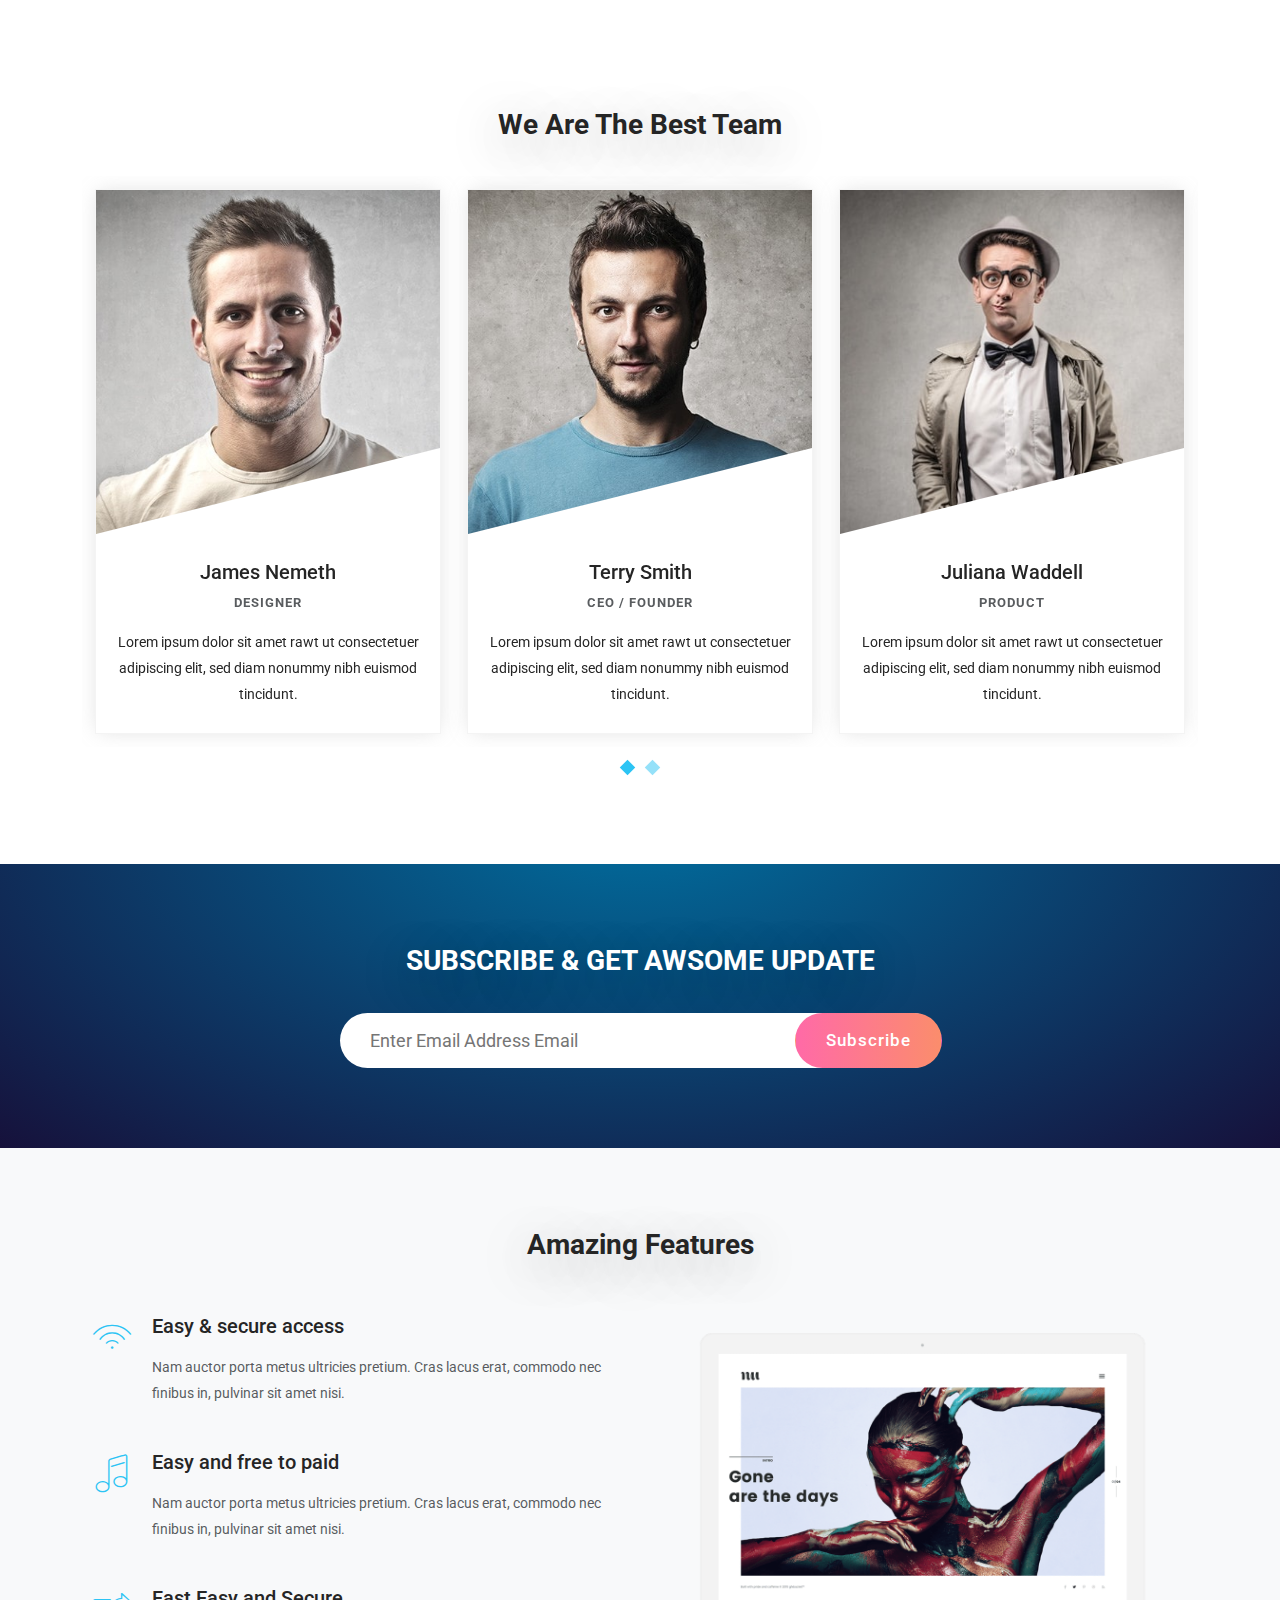
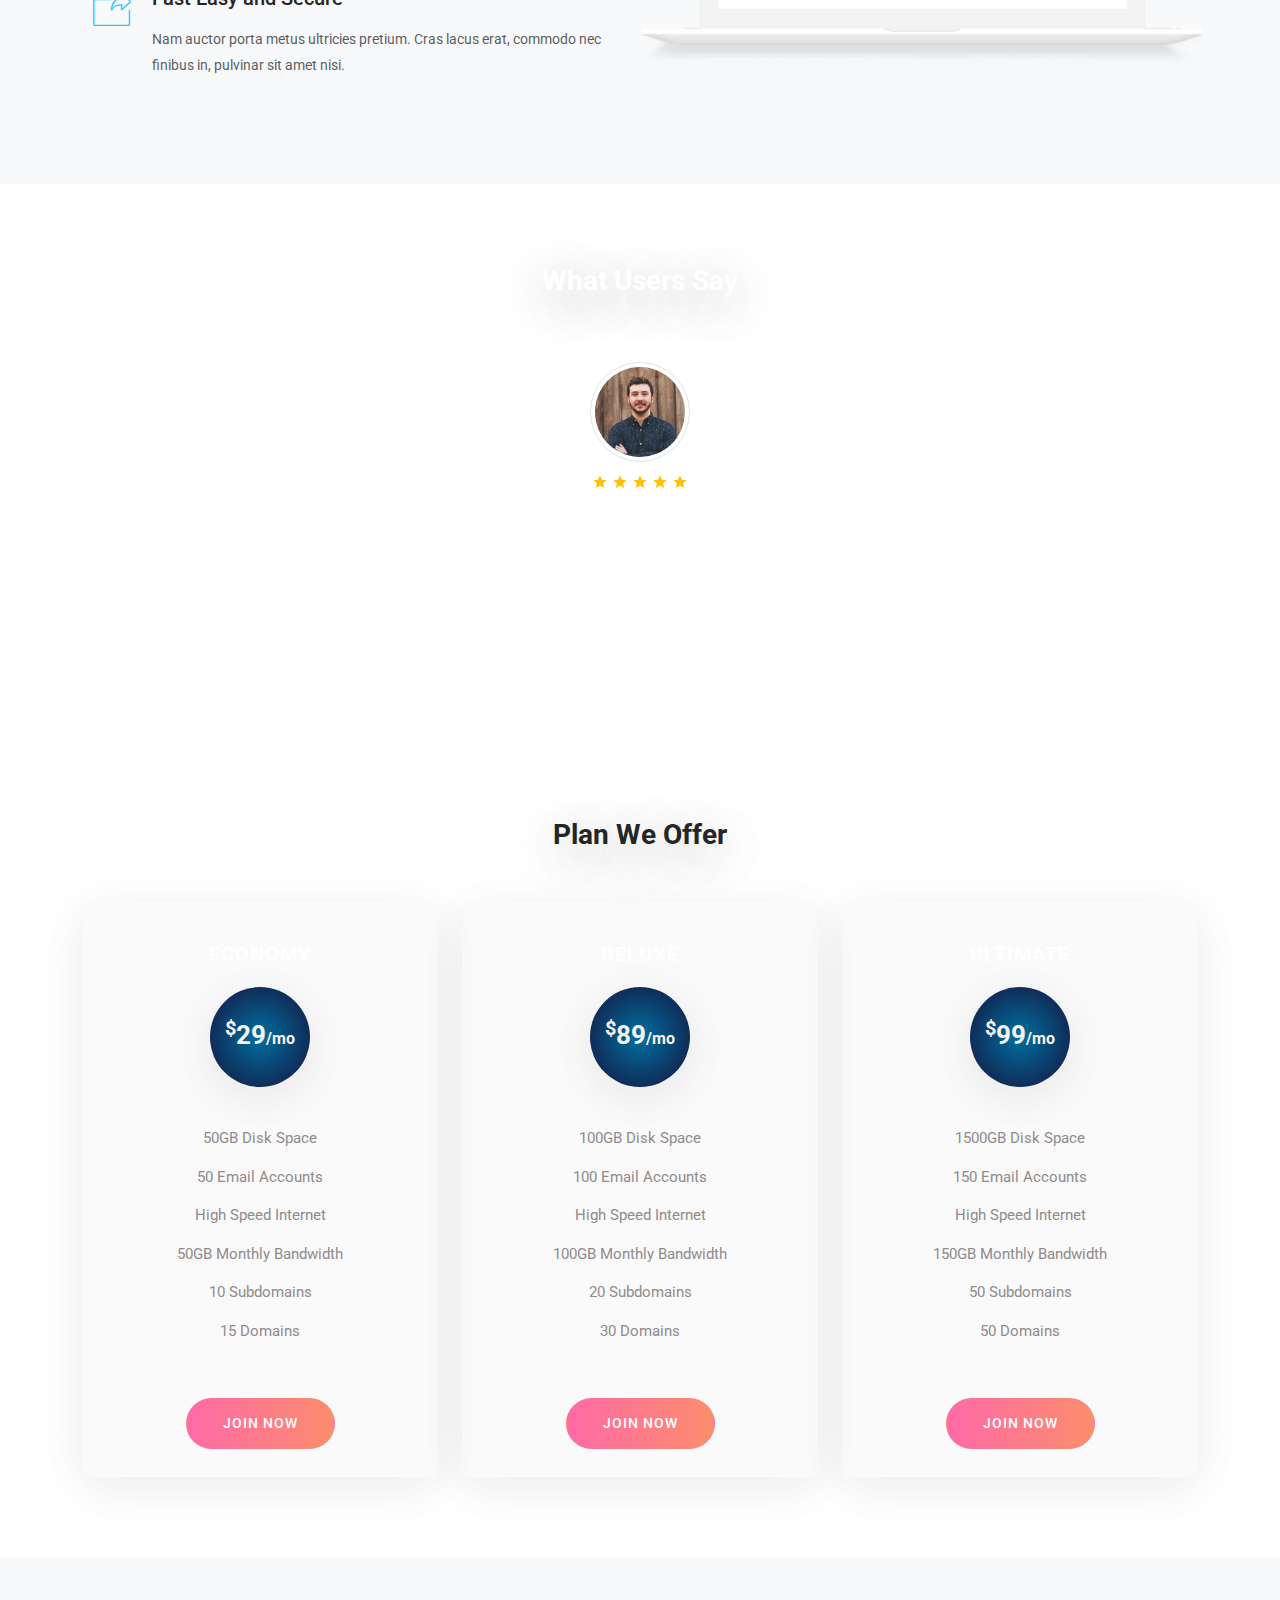
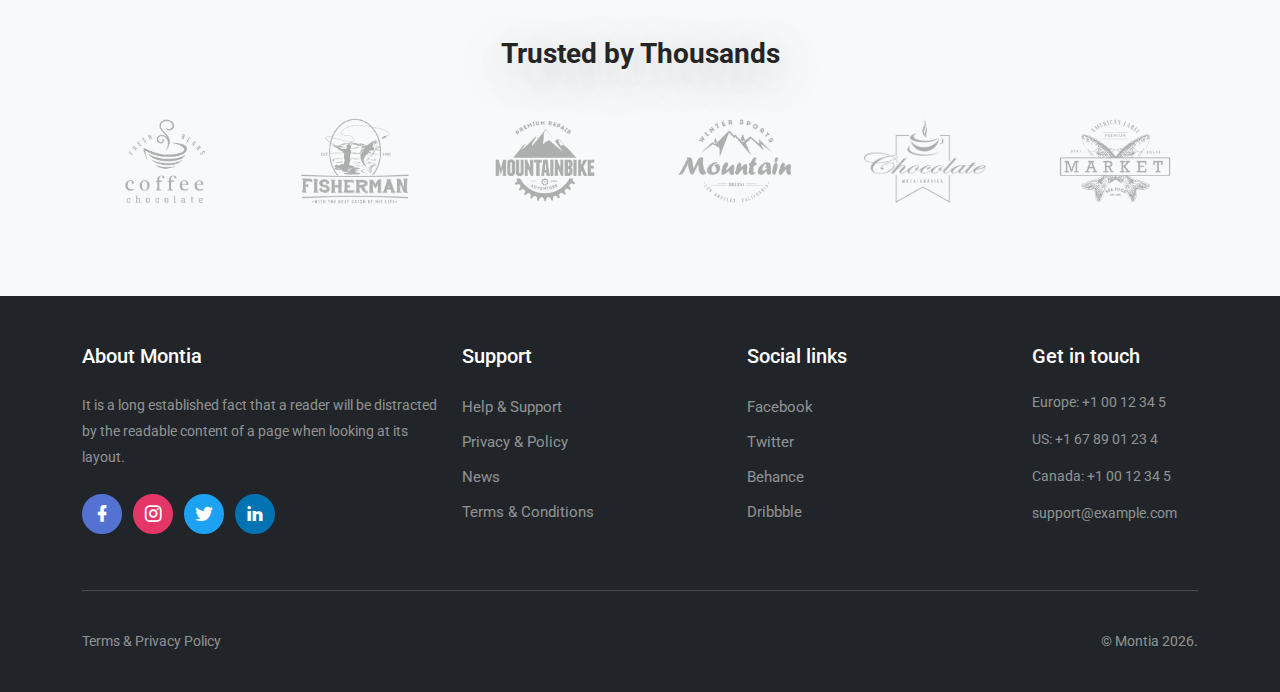
<file: Montia_v1.5.0/HTML/index-2.html>
<!DOCTYPE html>
<html lang="en">

    <head>
        <meta charset="utf-8">
        <meta name="viewport" content="width=device-width, initial-scale=1.0">
        <meta name="description" content="Responsive bootstrap landing template">
        <meta name="author" content="Themesbrand">

        <link rel="shortcut icon" href="images/favicon.ico">

        <title>Montia - Responsive Bootstrap 5 Landing Page </title>

        <!-- Google Fonts -->
        <link href="https://fonts.googleapis.com/css?family=Roboto:400,500,700" rel="stylesheet">

        <!-- Bootstrap core CSS -->
        <link href="css/bootstrap.min.css" rel="stylesheet">

        <!-- Bootstrap core CSS -->
        <link href="css/materialdesignicons.min.css" rel="stylesheet">
        <link href="css/mobiriseicons.css" rel="stylesheet">

        <!--Magnific popup -->
        <link rel="stylesheet" type="text/css" href="css/magnific-popup.css" />

        <!--Slider-->
        <link rel="stylesheet" href="css/owl.carousel.css" />
        <link rel="stylesheet" href="css/owl.theme.css" />
        <link rel="stylesheet" href="css/owl.transitions.css" />

        <!-- Custom styles for this template -->
        <link href="css/menu.css" rel="stylesheet">
        <link href="css/style.css" rel="stylesheet">

        <!--Template Color-->
        <link href="css/colors/default.css" rel="stylesheet">

    </head>

    <body>
        <!-- Navigation Bar-->
        <header id="topnav" class="defaultscroll fixed-top sticky">
            <div class="container">
                <!-- Logo container-->
                <div>
                    <a href="index.html" class="logo text-uppercase">
                        <img src="images/logo-light.png" alt="" class="logo-light" height="38" />
                        <img src="images/logo-dark.png" alt="" class="logo-dark" height="38" />
                    </a>
                </div>
                <!-- End Logo container-->
                <div class="menu-extras">
                    <div class="menu-item">
                        <!-- Mobile menu toggle-->
                        <a class="navbar-toggle">
                            <div class="lines">
                                <span></span>
                                <span></span>
                                <span></span>
                            </div>
                        </a>
                        <!-- End mobile menu toggle-->
                    </div>
                </div>
                <div id="navigation">
                    <!-- Navigation Menu-->
                    <ul class="navigation-menu">
                        <li class="has-submenu">
                            <a href="#home">Home</a>
                            <span class="menu-arrow"></span>
                            <ul class="submenu">
                                <li>
                                    <a href="index.html">Home Default </a>
                                </li>
                                <li>
                                    <a href="index-1.html"> Home Style - 1 </a>
                                </li>
                                <li class="has-submenu">
                                    <a href="index-2.html"> Home Style - 2 </a>
                                </li>
                                <li class="has-submenu">
                                    <a href="index-3.html"> Home Style - 3 </a>
                                </li>
                                <li class="has-submenu">
                                    <a href="index-4.html"> Home Style - 4 </a>
                                </li>
                                <li class="has-submenu">
                                    <a href="index-5.html"> Home Style - 5 </a>
                                </li>
                            </ul>
                        </li>
                        <li class="">
                            <a href="#features">features</a>
                        </li>
                        <li class="">
                            <a href="#pricing">Pricing</a>
                        </li>
                        <li class="has-submenu">
                            <a href="#">Pages</a>
                            <span class="menu-arrow"></span>

                            <ul class="submenu">
                                <li>
                                    <a href="about.html">About Us </a>
                                </li>
                                <li>
                                    <a href="contact.html">Contact Us</a>
                                </li>
                                <li class="has-submenu">
                                    <a href="services.html">Services</a>
                                </li>
                                <li class="has-submenu">
                                    <a href="login.html">Log In</a>
                                </li>
                                <li class="has-submenu">
                                    <a href="signup.html">Sign Up</a>
                                </li>
                                <li class="has-submenu">
                                    <a href="faq.html">FAQ</a>
                                </li>
                                <li class="has-submenu">
                                    <a href="job.html">Jobs</a>
                                </li>
                                <li class="has-submenu">
                                    <a href="#">Sub Menu</a>
                                    <span class="menu-arrow submenu-arrow"></span>
                                    <ul class="submenu">
                                        <li><a href="#">Sub Menu Item 1</a></li>
                                        <li><a href="#">Sub Menu Item 2</a></li>
                                    </ul>
                                </li>
                            </ul>
                        </li>
                        <li class="">
                            <a href="contact.html">Contact</a>
                        </li>

                        <li class="">
                            <a href="signup.html" class="btn-custom btn-rounded">Try it free</a>
                        </li>
                    </ul>
                </div>
            </div>
        </header>

        <!-- Home -->
        <section class="bg-home-img height-100" id="home">
            <div class="bg-overlay-gredient"></div>
            <div class="home-center">
                <div class="home-desc-center">
                    <div class="container">
                        <div class="row justify-content-center">
                            <div class="col-lg-10 text-center" style="z-index:0;">
                                <h6 class="home-title text-white">Montia - A Beautiful Responsive Bootstrap 5 Landing Page Template</h6>
                                <p class="pt-4 home-sub-title text-white mx-auto">Lorem ipsum dolor sit amet, consectetuer adipiscing elit. Aenean commodo eget dolor Cum sociis natoque penatibus.</p>
                                <div class="pt-4">
                                    <a href="contact.html" class="btn btn-custom btn-rounded"><span>Contact Us</span></a>
                                    <a href="http://vimeo.com/99025203" class="video-play-icon-trigger text-white ms-2"><i class="mdi mdi-play"></i> <span> WATCH VIDEO</span></a>
                                </div>
                            </div>
                        </div>
                    </div>
                </div>
            </div>
        </section>
        <!-- Home end -->

        <!-- How do work -->
        <section class="section services-wrapper">
            <div class="container">
                <div class="row">
                    <div class="col-12 text-center">
                        <h3 class="title">How it work ?</h3>
                    </div>
                </div>
                <div class="row">
                    <div class="col-lg-4">
                        <div class="service-boxed">
                            <img src="images/icons/svg/Chart.svg" alt="service-icon-img" class="service-icon" />
                            <div class="service-body">
                                <h5>Pre-Planning</h5>
                                <p>
                                    Lorem ipsum dolor sit amet consectetuer adipiscing elit, Aenean commodo ligula eget dolor Aenean elight massa.
                                </p>
                            </div>
                        </div>
                    </div>
                    <div class="col-lg-4">
                        <div class="service-boxed">
                            <img src="images/icons/svg/Rainumbrella.svg" alt="service-icon-img" class="service-icon" />
                            <div class="service-body">
                                <h5>Perfect Design</h5>
                                <p>
                                    Lorem ipsum dolor sit amet consectetuer adipiscing elit, Aenean commodo ligula eget dolor Aenean elight massa.
                                </p>
                            </div>
                        </div>
                    </div>
                    <div class="col-lg-4">
                        <div class="service-boxed">
                            <img src="images/icons/svg/Dollarbag.svg" alt="service-icon-img" class="service-icon" />
                            <div class="service-body">
                                <h5>Communication</h5>
                                <p>
                                    Lorem ipsum dolor sit amet consectetuer adipiscing elit, Aenean/ commodo ligula eget dolor Aenean elight massa.
                                </p>
                            </div>
                        </div>
                    </div>
                </div>
            </div>
        </section>
        <!-- How do work end  -->

        <!-- More Features -->
        <section class="section bg-light" id="features">
            <div class="container">
                <div class="row">
                    <div class="col-12 text-center">
                        <h3 class="title">Awsome New Features</h3>
                    </div>
                </div>
                <div class="row justify-content-center pb-4">
                    <div class="col-lg-6">
                        <div>
                            <img src="images/icons/svg/Moviecam.svg" alt="" class="img-fluid mx-auto d-block">
                        </div>
                    </div>
                    <div class="col-lg-6">
                        <div class="more-features">
                            <i class="mbri-idea"></i>
                            <h4 class="pt-4">Fully Responsive Bootstrap</h4>
                            <p class="text-muted preference-subtitle mt-3 mb-0">Lorem ipsum dolor sit amet consectetuer adipiscing elit. Aenean commodo ligula eget dolor Aenean massa Lorem ipsum dolor sit amet.</p>

                            <p class="text-muted preference-subtitle mt-3 mb-0">Lorem ipsum dolor sit amet consectetuer adipiscing elit. Aenean commodo ligula eget dolor Aenean massa Lorem ipsum dolor sit amet.</p>

                            <a href="#" class="text-custom preference-more mt-4">Learn More.....</a>
                        </div>
                    </div>
                </div>
                <div class="row mt-4 justify-content-center">
                    <div class="col-lg-6">
                        <div class="more-features">
                            <i class="mbri-like"></i >
                            <h4 class="pt-4">Works on all platforms</h4>
                            <p class="text-muted preference-subtitle mt-3 mb-0">Lorem ipsum dolor sit amet consectetuer adipiscing elit. Aenean commodo ligula eget dolor Aenean massa Lorem ipsum dolor sit amet.</p>

                            <p class="text-muted preference-subtitle mt-3 mb-0">Lorem ipsum dolor sit amet consectetuer adipiscing elit. Aenean commodo ligula eget dolor Aenean massa Lorem ipsum dolor sit amet.</p>

                            <a href="#" class="text-custom preference-more mt-4">Learn More.....</a>
                        </div>
                    </div>
                    <div class="col-lg-6">
                        <div>
                            <img src="images/icons/svg/Paperdesk.svg" alt="" class="img-fluid mx-auto d-block">
                        </div>
                    </div>
                </div>    
            </div>
        </section>
        <!-- More Features end -->

        <!-- video -->
        <section class="section">
            <div class="container">
                <div class="row justify-content-center ">
                    <div class="col-lg-6 col-md-6 me-auto align-self-center">
                        <div class="video-intro">
                            <article>
                                <h2 class="">Video For Landing Page</h2>
                                <p>Lorem ipsum dolor sit amet, consectetuer adipiscing elit. Aenean commodo ligula eget dolor. Aenean massa. Cum sociis natoque penatibus et magnis dis parturient montes, nascetur ridiculus mus. Donec quam felis, ultricies  pellentesque pretium</p>
                                <a href="signup.html" class="btn btn-custom btn-rounded mt-3">Try it free</a>
                            </article>
                        </div>
                    </div>
                    <div class="col-lg-6 col-md-6 align-self-center">
                        <div class="video-play-bar mt-4">
                            <a href="https://vimeo.com/109054393" class="video-play-icon-trigger"><i class="play-video-btn mdi mdi-play play-position"></i> </a>
                            <img src="images/Mac-Display-Mockup.jpg" alt="" class="img-fluid mx-auto d-block">
                        </div>
                    </div>
                </div>
            </div>
        </section>
        <!-- video end -->

        <!--cta -->
        <section class="section bg-cta">
            <div class="program-bg-overlay"></div>
            <div class="container">
                <div class="row justify-content-center" id="counter">
                    <div class="col-md-3 text-white text-center pt-3 pb-3" style="z-index:0;">
                        <div class="counter-icon">
                            <i class="mbri-timer"></i>
                        </div>
                        <h1 class="counter-value" data-count="1200">0</h1>
                        <h4 class="counter-name">Working Hours</h4>
                    </div>

                    <div class="col-md-3 text-white text-center pt-3 pb-3" style="z-index:0;">
                        <div class="counter-icon">
                            <i class="mbri-bookmark"></i>
                        </div>
                        <h1 class="counter-value" data-count="5000">10</h1>
                        <h4 class="counter-name">Reviewers</h4>
                    </div>

                    <div class="col-md-3 text-white text-center pt-3 pb-3" style="z-index:0;">
                        <div class="counter-icon">
                            <i class="mbri-hot-cup"></i>
                        </div>
                        <h1 class="counter-value" data-count="5645">608</h1>
                        <h4 class="counter-name">Cups Of Coffee</h4>
                    </div>
                    <div class="col-md-3 text-white text-center pt-3 pb-3" style="z-index:0;">
                        <div class="counter-icon">
                            <i class="mbri-database"></i>
                        </div>
                        <h1 class="counter-value" data-count="800">2</h1>
                        <h4 class="counter-name">App Download</h4>
                    </div>
                </div>
            </div>
        </section>
        <!--funfact end-->

        <!-- team -->
        <section class="section">
            <div class="container">
                <div class="row">
                    <div class="col-md-12">
                        <h3 class="title text-center">We Are The Best Team</h3>
                    </div>
                </div>
                <div class="row">
                    <div class="col-md-12">
                        <div id="team">
                            <div class="item">
                                <div class="team-box">
                                    <img src="images/team/team-1.jpg" alt="" class="img-fluid team-img">
                                    <div class="team-info">
                                        <div class="text-center">
                                            <h5 class="pt-3">James Nemeth</h5>
                                            <p class="text-uppercase text-muted"><small> Designer </small></p>
                                            <p class="team-desc">Lorem ipsum dolor sit amet rawt ut consectetuer adipiscing elit, sed diam nonummy nibh euismod tincidunt.</p>
                                        </div>
                                    </div>
                                </div>
                            </div>

                            <div class="item">
                                <div class="team-box">
                                    <img src="images/team/team-3.jpg" alt="" class="img-fluid team-img">
                                    <div class="team-info">
                                        <div class="text-center">
                                            <h5 class="pt-3">Terry Smith</h5>
                                            <p class="text-uppercase text-muted"><small>CEO / Founder </small></p>
                                            <p class="team-desc">Lorem ipsum dolor sit amet rawt ut consectetuer adipiscing elit, sed diam nonummy nibh euismod tincidunt.</p>
                                        </div>
                                    </div>
                                </div>
                            </div>

                            <div class="item">
                                <div class="team-box">
                                    <img src="images/team/team-5.jpg" alt="" class="img-fluid team-img">
                                    <div class="team-info">
                                        <div class="text-center">
                                            <h5 class="pt-3">Juliana Waddell</h5>
                                            <p class="text-uppercase text-muted"><small>Product </small></p>
                                            <p class="team-desc">Lorem ipsum dolor sit amet rawt ut consectetuer adipiscing elit, sed diam nonummy nibh euismod tincidunt.</p>
                                        </div>
                                    </div>
                                </div>
                            </div>

                            <div class="item">
                                <div class="team-box">
                                    <img src="images/team/team-2.jpg" alt="" class="img-fluid team-img">
                                    <div class="team-info">
                                        <div class="text-center">
                                            <h5 class="pt-3">Andrew Sparks</h5>
                                            <p class="text-uppercase text-muted"><small> Founder</small></p>
                                            <p class="team-desc">Lorem ipsum dolor sit amet rawt ut consectetuer adipiscing elit, sed diam nonummy nibh euismod tincidunt.</p>
                                        </div>
                                    </div>
                                </div>
                            </div>

                            <div class="item">
                                <div class="team-box">
                                    <img src="images/team/team-4.jpg" alt="" class="img-fluid team-img">
                                    <div class="team-info">
                                        <div class="text-center">
                                            <h5 class="pt-3">Jennifer Lawson</h5>
                                            <p class="text-uppercase text-muted"><small>Designer </small></p>
                                            <p class="team-desc">Lorem ipsum dolor sit amet rawt ut consectetuer adipiscing elit, sed diam nonummy nibh euismod tincidunt.</p>
                                        </div>
                                    </div>
                                </div>
                            </div>
                        </div>
                    </div>
                </div>
            </div>
        </section>
        <!-- Team end -->

        <!-- Subscribe form -->
        <section class="section bg-subscriber">
            <div class="container">
                <div class="row">
                    <div class="col-md-12">
                        <h3 class="title text-center text-white">SUBSCRIBE & GET AWSOME UPDATE</h3>
                    </div>
                </div>
                <div class="row">
                    <div class="col-md-12">
                        <div class="text-center search-form">
                            <form action="#">
                                <input type="text" placeholder="Enter Email Address Email">
                                <button type="submit" class="btn btn-custom">Subscribe</button>
                            </form>
                        </div>
                    </div>
                </div>
            </div>
        </section>
        <!-- Subscribe form end  -->

        <!-- More features -->
        <section class="section bg-light">
            <div class="container">
                <div class="row">
                    <div class="col-md-12">
                        <h3 class="title text-center">Amazing Features</h3>
                    </div>
                </div>
                <div class="row justify-content-center">
                    <div class="col-lg-6 col-md-12 me-auto align-self-center">
                        <div>
                            <div class="feauters-box d-flex mt-2">
                                <i class="mbri-wifi"></i>
                                <div class="feauters-content">
                                    <h5 class="feauters-title">Easy & secure access</h5>
                                    <p class="feauters-subtitle text-muted pt-2">Nam auctor porta metus ultricies pretium. Cras lacus erat, commodo nec finibus in, pulvinar sit amet nisi.</p>
                                </div>
                            </div>
                            <div class="feauters-box d-flex mt-2">
                                <i class="mbri-music"></i>
                                <div class="feauters-content">
                                    <h5 class="feauters-title">Easy and free to paid</h5>
                                    <p class="feauters-subtitle text-muted pt-2"> Nam auctor porta metus ultricies pretium. Cras lacus erat, commodo nec finibus in, pulvinar sit amet nisi. </p>
                                </div>
                            </div>
                            <div class="feauters-box d-flex mt-2">
                                <i class="mbri-share"></i>
                                <div class="feauters-content">
                                    <h5 class="feauters-title"> Fast Easy and Secure</h5>
                                    <p class="feauters-subtitle text-muted pt-2">Nam auctor porta metus ultricies pretium. Cras lacus erat, commodo nec finibus in, pulvinar sit amet nisi.</p>
                                </div>
                            </div>
                        </div>
                    </div>
                    <div class="col-lg-6 col-md-12 ps-0 pe-0 align-self-center">
                        <img src="images/macbook.png" alt="" class="img-fluid m-l-auto">
                    </div>
                </div>
            </div>
        </section>
        <!-- More features end -->

        <!-- Testimonial -->
        <section class="section bg-gradient">
            <div class="container">
                <div class="row">
                    <div class="col-12 text-center">
                        <h3 class="title text-white mb-5">What Users Say </h3>
                    </div>
                </div>

                <div class="row justify-content-center">
                    <div class="col-lg-8 owl-carousel owl-theme" id="owl-demo">
                        <div class="item">
                            <div class="p-3 text-center testimonial-box">
                                <div class="testi-img">
                                    <img src="images/users/user-1.jpg" alt="" class="img-fluid mx-auto img-thumbnail d-block rounded-circle">
                                </div>
                                <p class="testi-rate mt-2 mb-1">
                                    <i class="mdi mdi-star text-warning"></i>
                                    <i class="mdi mdi-star text-warning"></i>
                                    <i class="mdi mdi-star text-warning"></i>
                                    <i class="mdi mdi-star text-warning"></i>
                                    <i class="mdi mdi-star text-warning"></i>
                                </p>
                                <div class="testi-desc text-white">
                                    <h5 class="fw-bold">Steven Dugas</h5>
                                    <p class="text-white mt-3">"Lorem ipsum dolor sit amet, sed do eiusmod tempor incididunt ut labore et dolore magna aliqua.Lorem ipsum dolor sit amet."</p>
                                </div>
                            </div>
                        </div>
                        <div class="item">
                            <div class="p-3 text-center testimonial-box">
                                <div class="testi-img">
                                    <img src="images/users/user-2.jpg" alt="" class="img-fluid mx-auto img-thumbnail d-block rounded-circle">
                                </div>
                                <p class="testi-rate mt-2 mb-1">
                                    <i class="mdi mdi-star text-warning"></i>
                                    <i class="mdi mdi-star text-warning"></i>
                                    <i class="mdi mdi-star text-warning"></i>
                                    <i class="mdi mdi-star text-warning"></i>
                                    <i class="mdi mdi-star text-warning"></i>
                                </p>
                                <div class="testi-desc">
                                    <h5 class="fw-bold text-white">Lioyd Brewer</h5>
                                    <p class="text-white mt-3">"Lorem ipsum dolor sit amet, sed do eiusmod tempor incididunt ut labore et dolore magna aliqua.Lorem ipsum dolor sit amet."</p>
                                </div>
                            </div>
                        </div>
                        <div class="item">
                            <div class="p-3 text-center testimonial-box">
                                <div class="testi-img">
                                    <img src="images/users/user-3.jpg" alt="" class="img-fluid mx-auto img-thumbnail d-block rounded-circle">
                                </div>
                                <p class="testi-rate mt-2 mb-1">
                                    <i class="mdi mdi-star text-warning"></i>
                                    <i class="mdi mdi-star text-warning"></i>
                                    <i class="mdi mdi-star text-warning"></i>
                                    <i class="mdi mdi-star text-warning"></i>
                                    <i class="mdi mdi-star text-warning"></i>
                                </p>
                                <div class="testi-desc">
                                    <h5 class="fw-bold text-white">Johnie Reveles</h5>
                                    <p class="text-white mt-3">"Lorem ipsum dolor sit amet, sed do eiusmod tempor incididunt ut labore et dolore magna aliqua.Lorem ipsum dolor sit amet."</p>
                                </div>
                            </div>
                        </div>
                    </div>
                </div>
            </div>
        </section>
        <!-- Testimonial -->

        <!-- Pricing -->
        <section class="section" id="pricing">
            <div class="container">
                <div class="row">
                    <div class="col-12 text-center">
                        <h3 class="title">Plan We Offer</h3>
                    </div>
                </div>
                <div class="row">
                    <div class="col-lg-4">
                        <div class="program-box mt-3">
                            <div class="program-image">
                                <div class="program-bg-overlay program-bgoverlay-1"></div>
                                <h4 class="text-white text-center heading-price">ECONOMY</h4>
                            </div>
                            <div class="process-icon text-center mx-auto">
                                <p class="price-tag-size"><sup>$</sup>29<span>/mo </span></p>
                            </div>
                            <div class="p-3 text-center">
                                <!-- <h5 class="text-uppercase fw-bold pt-3">Ios Swift</h5> -->
                                <ul class="mb-0 list-inline mt-4 program-list">
                                    <li class="">50GB Disk Space</li>
                                    <li class="">50 Email Accounts</li>
                                    <li class="">High Speed Internet</li>
                                    <li class="">50GB Monthly Bandwidth</li>
                                    <li class="">10 subdomains</li>
                                    <li class="">15 Domains</li>
                                </ul>
                            </div>
                            <div class="text-center">
                                <a href="#" class="btn btn-custom btn-rounded text-uppercase mt-4">Join Now</a>
                            </div>
                        </div>
                    </div>
                    <div class="col-lg-4">
                        <div class="program-box mt-3">
                            <div class="program-image">
                                <div class="program-bg-overlay program-bgoverlay-2"></div>
                                <h4 class="text-white text-center heading-price">DELUXE</h4>
                            </div>
                            <div class="process-icon text-center mx-auto">
                                <p class="price-tag-size"><sup>$</sup>89<span>/mo </span></p>
                            </div>
                            <div class="p-3 text-center">
                                <!-- <h5 class="text-uppercase fw-bold pt-3">Ruby on rails</h5> -->
                                <ul class="mb-0 list-inline mt-4 program-list">
                                    <li class="">100GB Disk Space</li>
                                    <li class="">100 Email Accounts</li>
                                    <li class="">High Speed Internet</li>
                                    <li class="">100GB Monthly Bandwidth</li>
                                    <li class="">20 subdomains</li>
                                    <li class="">30 Domains</li>
                                </ul>
                            </div>
                            <div class="text-center pt-4">
                                <a href="#" class="btn btn-custom btn-rounded text-uppercase">Join Now</a>
                            </div>
                        </div>
                    </div>
                    <div class="col-lg-4">
                        <div class="program-box mt-3">
                            <div class="program-image">
                                <div class="program-bg-overlay program-bgoverlay-3"></div>
                                <h4 class="text-white text-center heading-price">ULTIMATE</h4>
                            </div>
                            <div class="process-icon text-center mx-auto">
                                <p class="price-tag-size"><sup>$</sup>99<span>/mo </span></p>
                            </div>
                            <div class="p-3 text-center">
                                <!-- <h5 class="text-uppercase fw-bold pt-3">Python</h5> -->
                                <ul class="mb-0 list-inline mt-4 program-list">
                                    <li class="">1500GB Disk Space</li>
                                    <li class="">150 Email Accounts</li>
                                    <li class="">High Speed Internet</li>
                                    <li class="">150GB Monthly Bandwidth</li>
                                    <li class="">50 subdomains</li>
                                    <li class="">50 Domains</li>
                                </ul>
                            </div>
                            <div class="text-center pt-4">
                                <a href="#" class="btn btn-custom btn-rounded text-uppercase">Join Now</a>
                            </div>
                        </div>
                    </div>
                </div>
            </div>
        </section>
        <!-- Pricing end -->

        <!-- Client Slider -->
        <section class="section bg-light">
            <div class="container">
                <div class="row">
                    <div class="col-12 text-center">
                        <h3 class="title">Trusted by Thousands</h3>
                    </div>
                </div>
                <div class="row">
                    <div class="col-lg-2">
                        <div class="client-images">
                            <img src="images/clients/1.png" alt="logo-img" class="mx-auto img-fluid d-block">
                        </div>
                    </div>
                    <!-- slider item -->
                    <div class="col-lg-2">
                        <div class="client-images">
                            <img src="images/clients/2.png" alt="logo-img" class="mx-auto img-fluid d-block">
                        </div>
                    </div>
                    <!-- slider item -->
                    <div class="col-lg-2">
                        <div class="client-images">
                            <img src="images/clients/3.png" alt="logo-img" class="mx-auto img-fluid d-block">
                        </div>
                    </div>
                    <!-- slider item -->
                    <div class="col-lg-2">
                        <div class="client-images">
                            <img src="images/clients/4.png" alt="logo-img" class="mx-auto img-fluid d-block">
                        </div>
                    </div>
                    <!-- slider item -->
                    <div class="col-lg-2">
                        <div class="client-images">
                            <img src="images/clients/5.png" alt="logo-img" class="mx-auto img-fluid d-block">
                        </div>
                    </div>
                    <!-- slider item -->
                    <div class="col-lg-2">
                        <div class="client-images">
                            <img src="images/clients/6.png" alt="logo-img" class="mx-auto img-fluid d-block">
                        </div>
                    </div>
                    <!-- slider item -->
                </div>
            </div>
        </section>
        <!-- Client Slider end-->

        <!-- Footer -->
        <section class="bg-dark footer" id="contact">
            <div class="container">
                <div class="row pt-5">
                    <div class="col-lg-4">
                        <h5 class="text-white footer-title ">About Montia</h5>
                        <div class="mt-4">
                            <p class="footer-desc">It is a long established fact that a reader will be distracted by the readable content of a page when looking at its layout.</p>
                        </div>
                        <div class="mt-4">
                            <ul class="text-white footer-social d-flex">
                                <li class="me-2"><a href="#"><i class="mdi mdi-facebook facebook"></i></a></li>
                                <li class="me-2"><a href="#"><i class="mdi mdi-instagram instagram"></i></a></li>
                                <li class="me-2"><a href="#"><i class="mdi mdi-twitter twitter"></i></a></li>
                                <li class="me-2"><a href="#"><i class="mdi mdi-linkedin linkedin"></i></a></li>
                            </ul>
                        </div>
                    </div>
                    <div class="col-lg-3">
                        <h5 class="text-white footer-title">Support</h5>
                        <div class="mt-4">
                            <ul class="text-white footer-list">
                                <li><a href="#">Help & Support</a></li>
                                <li><a href="#">Privacy & Policy</a></li>
                                <li><a href="#">News</a></li>
                                <li><a href="#">Terms & Conditions</a></li>
                            </ul>
                        </div>
                    </div>
                    <div class="col-lg-3">
                        <h5 class="text-white footer-title">Social links</h5>
                        <div class="mt-4">
                            <ul class="footer-list">
                                <li><a href="#">Facebook</a></li>
                                <li><a href="#">Twitter</a></li>
                                <li><a href="#">Behance</a></li>
                                <li><a href="#">Dribbble</a></li>
                            </ul>
                        </div>
                    </div>
                    <div class="col-lg-2">
                        <h5 class="text-white footer-title">Get in touch</h5>
                        <div class="mt-4">
                            <p>Europe: +1 00 12 34 5</p>
                            <p>US: +1 67 89 01 23 4</p>
                            <p>Canada: +1 00 12 34 5</p>
                            <p>support@example.com</p>
                        </div>
                    </div>
                </div>
                <div class="footer-border"></div>
                <div class="row pb-4">
                    <div class="col-lg-12">
                        <div class="float-end pull-none">
                            <p class="mb-0">© Montia <script>document.write(new Date().getFullYear())</script>.</p>
                        </div>
                        <div class="float-start pull-none">
                            <p class="footer-terms"><a href="#">Terms</a> & <a href="#">Privacy Policy </a></p>
                        </div>
                    </div>
                </div>
            </div>
        </section>
        <!-- Footer end -->

        <!-- js placed at the end of the document so the pages load faster -->
        <script src="js/jquery.min.js"></script>
        <script src="js/popper.min.js"></script>
        <script src="js/bootstrap.bundle.min.js"></script>
        <script src="js/jquery.easing.min.js"></script>
        <script src="js/scrollspy.min.js" type="text/javascript"></script>
        <script src="js/jquery.magnific-popup.min.js" type="text/javascript"></script>
        <script src="js/owl.carousel.min.js" type="text/javascript"></script>
        <script src="js/waypoints.min.js"></script>
        <script src="js/jquery.counterup.min.js"></script>
        <!--common script for all pages-->
        <script src="js/jquery.app.js"></script>
        <script type="text/javascript">
            var a = 0;
            $(window).scroll(function() {
                var oTop = $('#counter').offset().top - window.innerHeight;
                if (a == 0 && $(window).scrollTop() > oTop) {
                    $('.counter-value').each(function() {
                        var $this = $(this),
                            countTo = $this.attr('data-count');
                        $({
                            countNum: $this.text()
                        }).animate({
                                countNum: countTo
                            },

                            {
                                duration: 2000,
                                easing: 'swing',
                                step: function() {
                                    $this.text(Math.floor(this.countNum));
                                },
                                complete: function() {
                                    $this.text(this.countNum);
                                    //alert('finished');
                                }

                            });
                    });
                    a = 1;
                }
            });
        </script>
    </body>

</html>
</file>
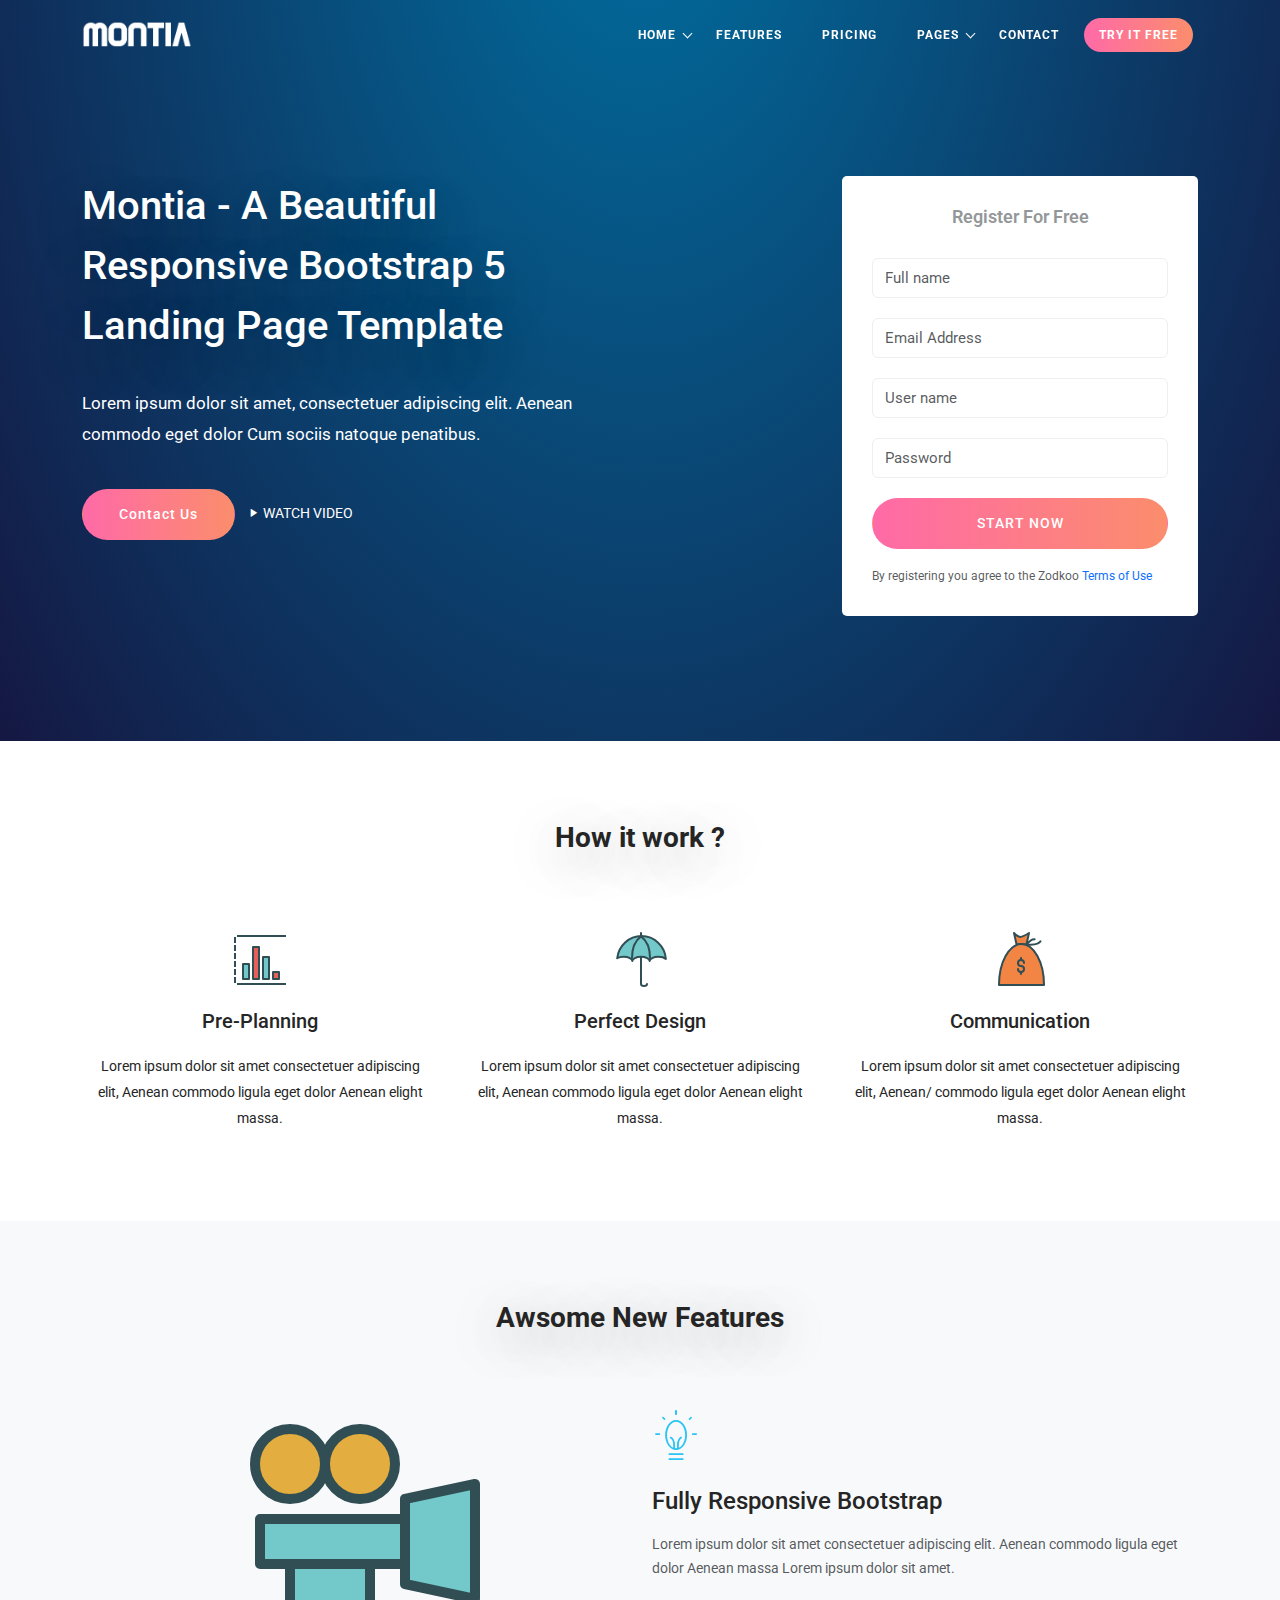
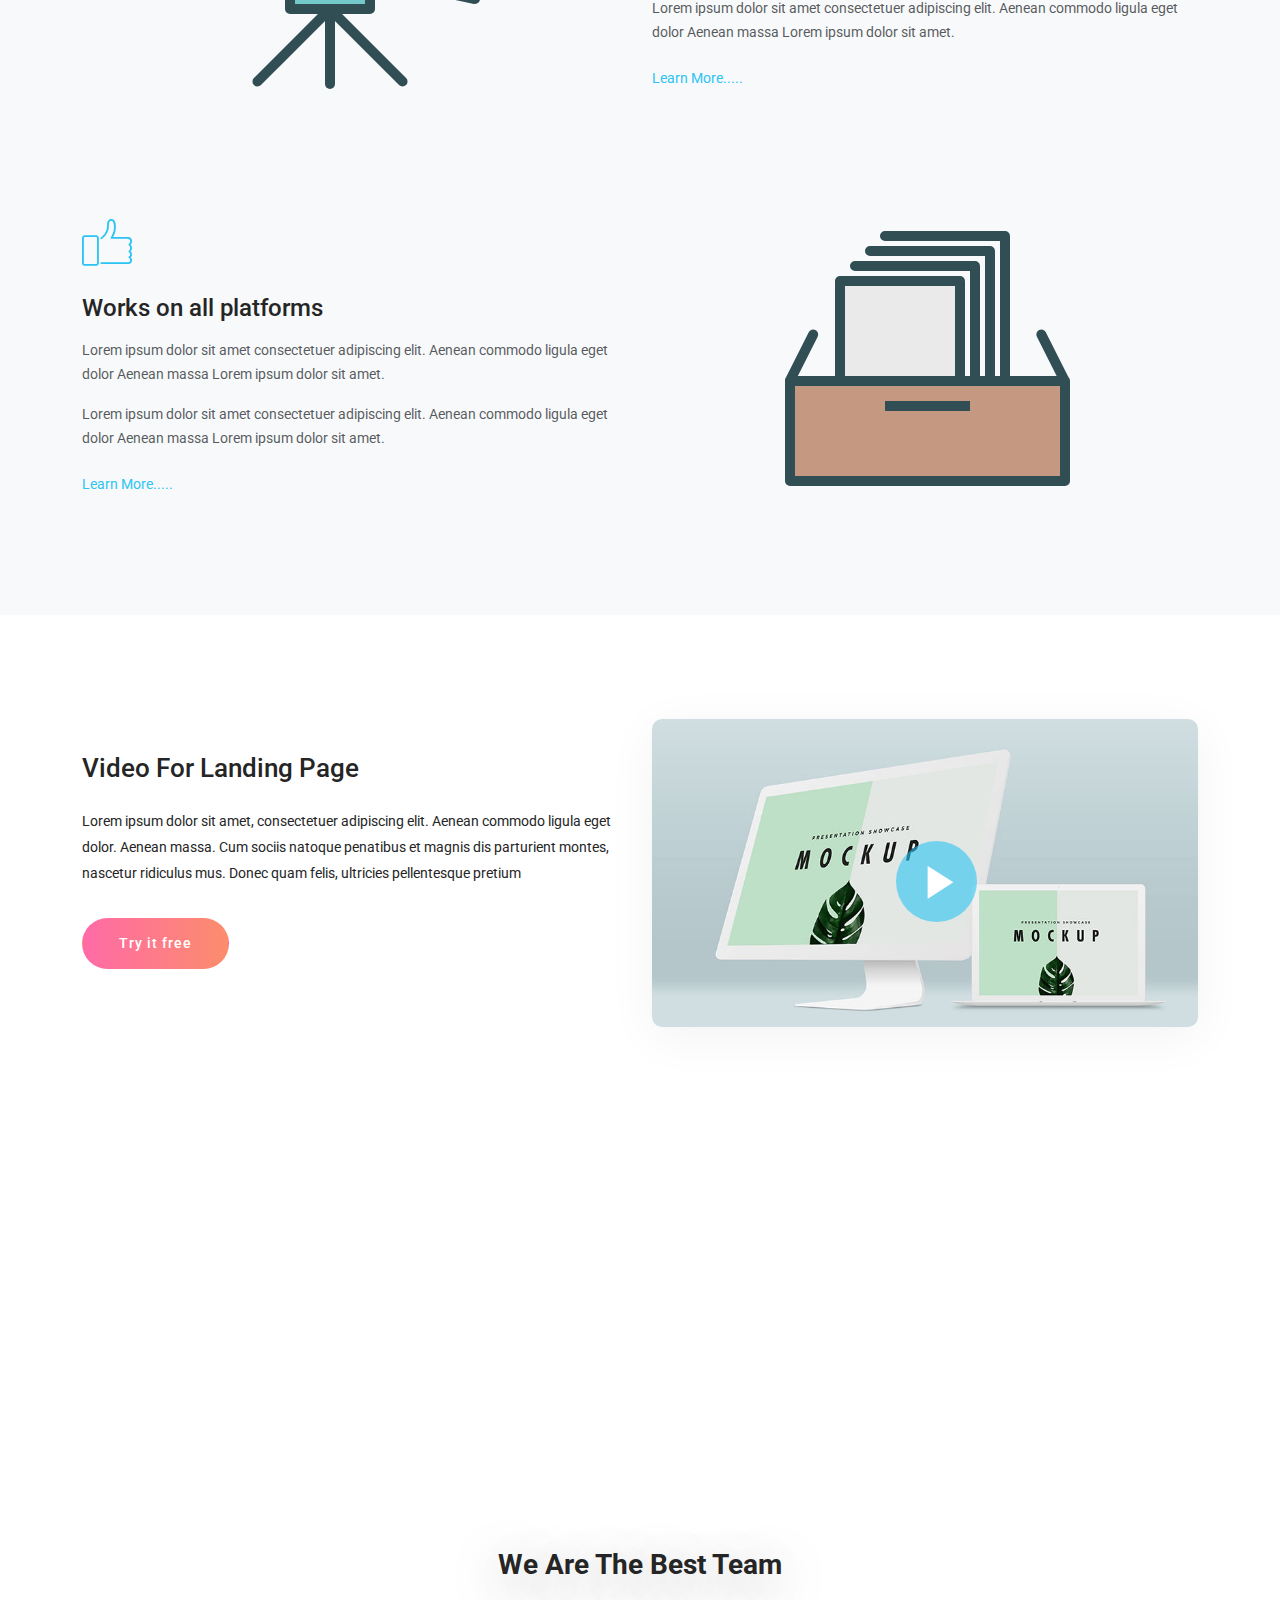
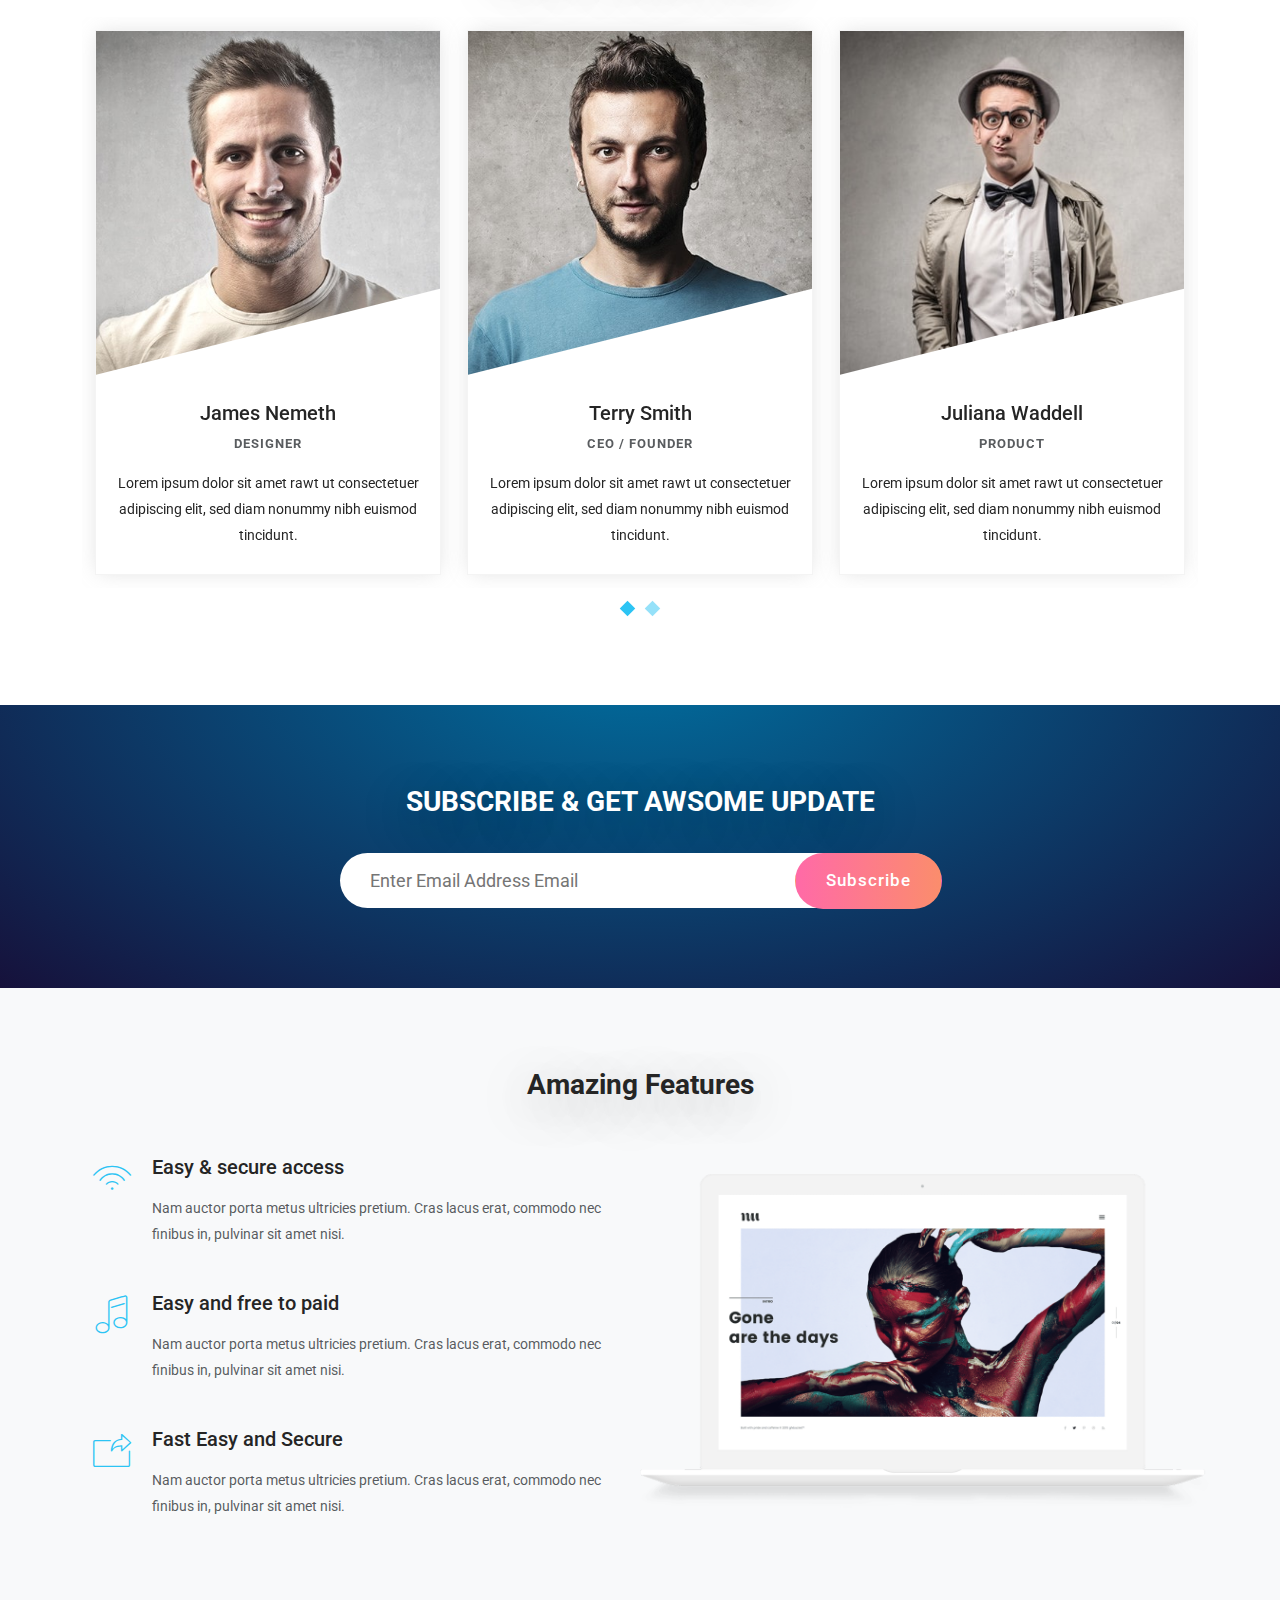
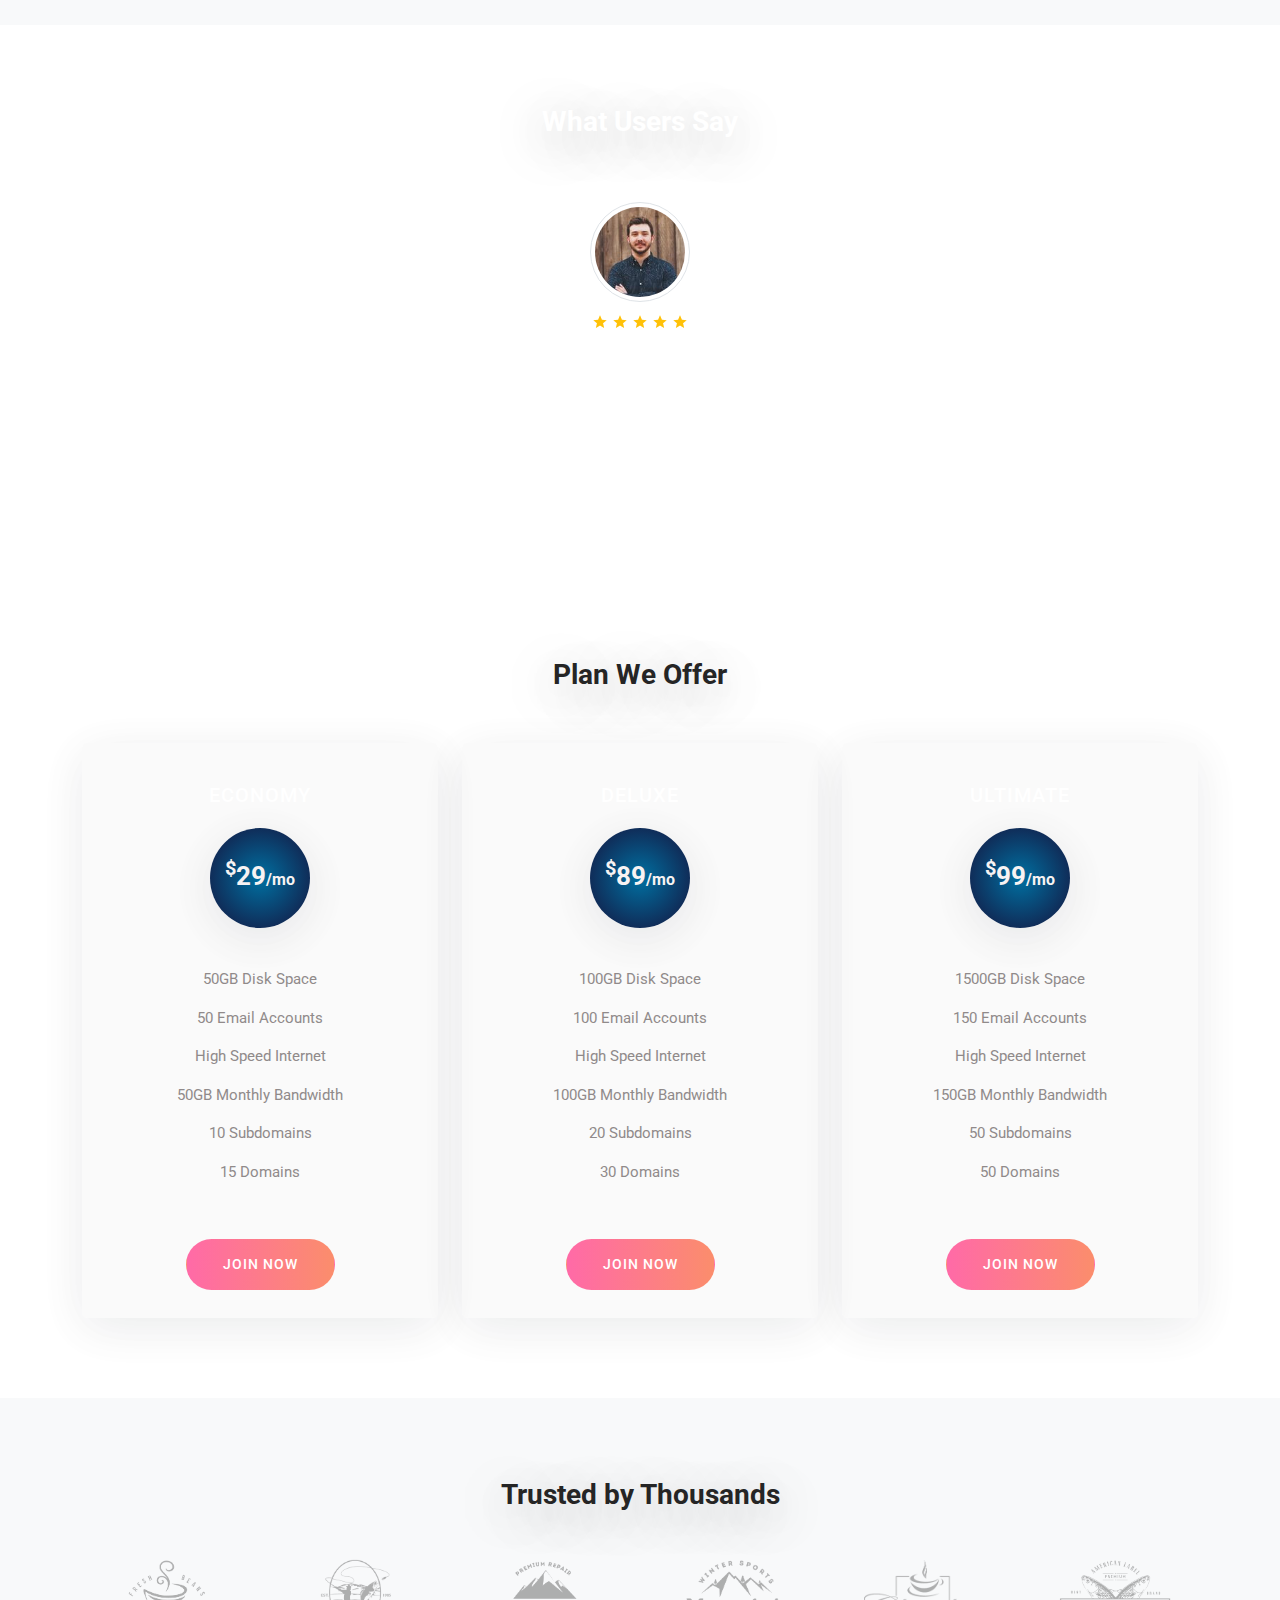
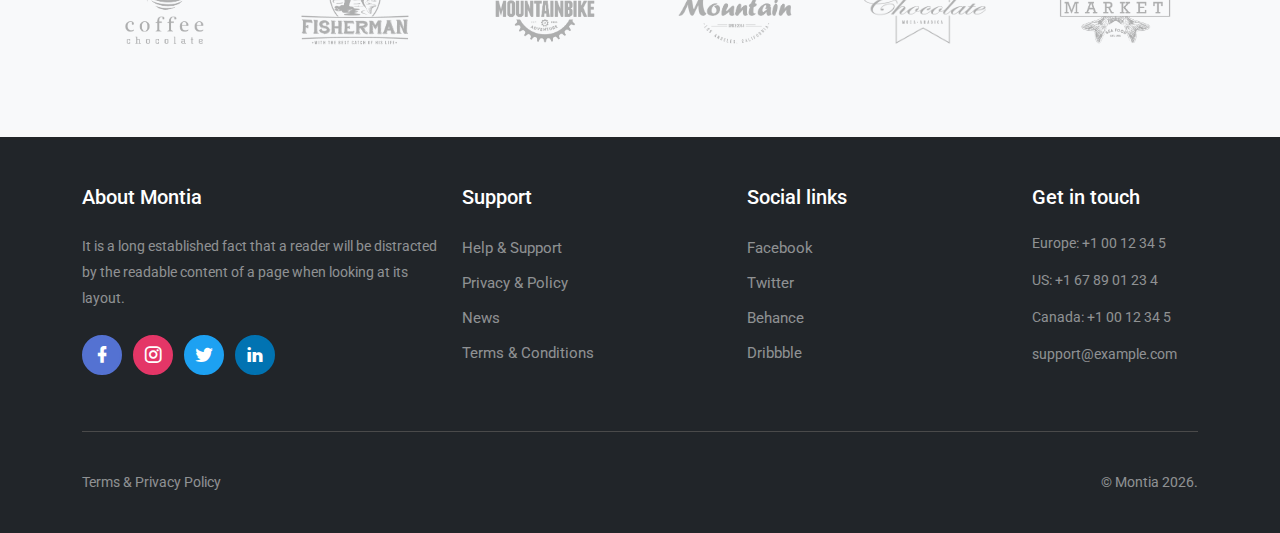
<file: Montia_v1.5.0/HTML/index-3.html>
<!DOCTYPE html>
<html lang="en">

    <head>
        <meta charset="utf-8">
        <meta name="viewport" content="width=device-width, initial-scale=1.0">
        <meta name="description" content="Responsive bootstrap landing template">
        <meta name="author" content="Themesbrand">

        <link rel="shortcut icon" href="images/favicon.ico">

        <title>Montia - Responsive Bootstrap 5 Landing Page </title>

        <!-- Google Fonts -->
        <link href="https://fonts.googleapis.com/css?family=Roboto:400,500,700" rel="stylesheet">

        <!-- Bootstrap core CSS -->
        <link href="css/bootstrap.min.css" rel="stylesheet">

        <!-- Bootstrap core CSS -->
        <link href="css/materialdesignicons.min.css" rel="stylesheet">
        <link href="css/mobiriseicons.css" rel="stylesheet">

        <!--Magnific popup -->
        <link rel="stylesheet" type="text/css" href="css/magnific-popup.css" />

        <!--Slider-->
        <link rel="stylesheet" href="css/owl.carousel.css" />
        <link rel="stylesheet" href="css/owl.theme.css" />
        <link rel="stylesheet" href="css/owl.transitions.css" />

        <!-- Custom styles for this template -->
        <link href="css/menu.css" rel="stylesheet">
        <link href="css/style.css" rel="stylesheet">

        <!--Template Color-->
        <link href="css/colors/default.css" rel="stylesheet">

    </head>

    <body>
        <!-- Navigation Bar-->
        <header id="topnav" class="defaultscroll fixed-top sticky">
            <div class="container">
                <!-- Logo container-->
                <div>
                    <a href="index.html" class="logo text-uppercase">
                        <img src="images/logo-light.png" alt="" class="logo-light" height="38" />
                        <img src="images/logo-dark.png" alt="" class="logo-dark" height="38" />
                    </a>
                </div>
                <!-- End Logo container-->
                <div class="menu-extras">
                    <div class="menu-item">
                        <!-- Mobile menu toggle-->
                        <a class="navbar-toggle">
                            <div class="lines">
                                <span></span>
                                <span></span>
                                <span></span>
                            </div>
                        </a>
                        <!-- End mobile menu toggle-->
                    </div>
                </div>
                <div id="navigation">
                    <!-- Navigation Menu-->
                    <ul class="navigation-menu">
                        <li class="has-submenu">
                            <a href="#home">Home</a>
                            <span class="menu-arrow"></span>
                            <ul class="submenu">
                                <li>
                                    <a href="index.html">Home Default </a>
                                </li>
                                <li>
                                    <a href="index-1.html"> Home Style - 1 </a>
                                </li>
                                <li class="has-submenu">
                                    <a href="index-2.html"> Home Style - 2 </a>
                                </li>
                                <li class="has-submenu">
                                    <a href="index-3.html"> Home Style - 3 </a>
                                </li>
                                <li class="has-submenu">
                                    <a href="index-4.html"> Home Style - 4 </a>
                                </li>
                                <li class="has-submenu">
                                    <a href="index-5.html"> Home Style - 5 </a>
                                </li>
                            </ul>
                        </li>
                        <li class="">
                            <a href="#features">features</a>
                        </li>
                        <li class="">
                            <a href="#pricing">Pricing</a>
                        </li>
                        <li class="has-submenu">
                            <a href="#">Pages</a>
                            <span class="menu-arrow"></span>

                            <ul class="submenu">
                                <li>
                                    <a href="about.html">About Us </a>
                                </li>
                                <li>
                                    <a href="contact.html">Contact Us</a>
                                </li>
                                <li class="has-submenu">
                                    <a href="services.html">Services</a>
                                </li>
                                <li class="has-submenu">
                                    <a href="login.html">Log In</a>
                                </li>
                                <li class="has-submenu">
                                    <a href="signup.html">Sign Up</a>
                                </li>
                                <li class="has-submenu">
                                    <a href="faq.html">FAQ</a>
                                </li>
                                <li class="has-submenu">
                                    <a href="job.html">Jobs</a>
                                </li>
                                <li class="has-submenu">
                                    <a href="#">Sub Menu</a>
                                    <span class="menu-arrow submenu-arrow"></span>
                                    <ul class="submenu">
                                        <li><a href="#">Sub Menu Item 1</a></li>
                                        <li><a href="#">Sub Menu Item 2</a></li>
                                    </ul>
                                </li>
                            </ul>
                        </li>
                        <li class="">
                            <a href="contact.html">Contact</a>
                        </li>

                        <li class="">
                            <a href="signup.html" class="btn-custom btn-rounded">Try it free</a>
                        </li>
                    </ul>
                </div>
            </div>
        </header>

        <!-- Home -->
        <section class="home-half-form bg-half-home-form" id="home">
            <div class="home-center">
                <div class="home-desc-center">
                    <div class="container">
                        <div class="row justify-content-center home-flex">
                            <div class="col-lg-6 mt-3 text-center text-md-start mb-md-4">
                                <h6 class="home-title custom-home-title text-white">Montia - A Beautiful Responsive Bootstrap 5 Landing Page Template</h6>
                                <p class="pt-4 home-sub-title text-white">Lorem ipsum dolor sit amet, consectetuer adipiscing elit. Aenean commodo eget dolor Cum sociis natoque penatibus.</p>
                                <div class="pt-4">
                                    <a href="contact.html" class="btn btn-custom btn-rounded"><span>Contact Us</span></a>
                                    <a href="http://vimeo.com/99025203" class="video-play-icon-trigger text-white ms-2"><i class="mdi mdi-play"></i> <span> WATCH VIDEO</span></a>
                                </div>
                            </div>
                            <div class="col-lg-4 offset-lg-2 justify-content-center  mt-3">
                                <form role="form" class="form-home">
                                    <h3 class="text-center"> Register for free </h3>
                                    <div class="form-group">
                                        <input type="text" class="form-control" placeholder="Full name" required="required">
                                    </div>
                                    <div class="form-group">
                                        <input type="email" class="form-control" placeholder="Email Address" required="required">
                                    </div>
                                    <div class="form-group">
                                        <input type="text" class="form-control" placeholder="User name" required="required">
                                    </div>
                                    <div class="form-group">
                                        <input type="password" class="form-control" placeholder="Password" required="required">
                                    </div>
                                    <div class="form-group text-center mb-3">
                                        <button type="submit" class="btn btn-custom btn-rounded w-100 text-uppercase ">Start Now</button>
                                    </div>
                                    <span class="help-block mb-0 text-muted"><small>By registering you agree to the Zodkoo <a href="#">Terms of Use</a></small></span>
                                </form>
                            </div>
                        </div>
                    </div>
                </div>
            </div>
        </section>
        <!-- Home end -->

        <!-- How do work -->
        <section class="section services-wrapper">
            <div class="container">
                <div class="row">
                    <div class="col-12 text-center">
                        <h3 class="title">How it work ?</h3>
                    </div>
                </div>
                <div class="row">
                    <div class="col-lg-4">
                        <div class="service-boxed">
                            <img src="images/icons/svg/Chart.svg" alt="service-icon-img" class="service-icon" />
                            <div class="service-body">
                                <h5>Pre-Planning</h5>
                                <p>
                                    Lorem ipsum dolor sit amet consectetuer adipiscing elit, Aenean commodo ligula eget dolor Aenean elight massa.
                                </p>
                            </div>
                        </div>
                    </div>
                    <div class="col-lg-4">
                        <div class="service-boxed">
                            <img src="images/icons/svg/Rainumbrella.svg" alt="service-icon-img" class="service-icon" />
                            <div class="service-body">
                                <h5>Perfect Design</h5>
                                <p>
                                    Lorem ipsum dolor sit amet consectetuer adipiscing elit, Aenean commodo ligula eget dolor Aenean elight massa.
                                </p>
                            </div>
                        </div>
                    </div>
                    <div class="col-lg-4">
                        <div class="service-boxed">
                            <img src="images/icons/svg/Dollarbag.svg" alt="service-icon-img" class="service-icon" />
                            <div class="service-body">
                                <h5>Communication</h5>
                                <p>
                                    Lorem ipsum dolor sit amet consectetuer adipiscing elit, Aenean/ commodo ligula eget dolor Aenean elight massa.
                                </p>
                            </div>
                        </div>
                    </div>
                </div>
            </div>
        </section>
        <!-- How do work end  -->

        <!-- More Features -->
        <section class="section bg-light" id="features">
            <div class="container">
                <div class="row">
                    <div class="col-12 text-center">
                        <h3 class="title">Awsome New Features</h3>
                    </div>
                </div>
                <div class="row justify-content-center pb-4">
                    <div class="col-lg-6 align-self-center">
                        <div>
                            <img src="images/icons/svg/Moviecam.svg" alt="" class="img-fluid mx-auto d-block">
                        </div>
                    </div>
                    <div class="col-lg-6 align-self-center">
                        <div class="more-features">
                            <i class="mbri-idea"></i>
                            <h4 class="pt-4">Fully Responsive Bootstrap</h4>
                            <p class="text-muted preference-subtitle mt-3 mb-0">Lorem ipsum dolor sit amet consectetuer adipiscing elit. Aenean commodo ligula eget dolor Aenean massa Lorem ipsum dolor sit amet.</p>

                            <p class="text-muted preference-subtitle mt-3 mb-0">Lorem ipsum dolor sit amet consectetuer adipiscing elit. Aenean commodo ligula eget dolor Aenean massa Lorem ipsum dolor sit amet.</p>

                            <a href="#" class="text-custom preference-more mt-4">Learn More.....</a>
                        </div>
                    </div>
                </div>
                <div class="row mt-4 justify-content-center">
                    <div class="col-lg-6 align-self-center">
                        <div class="more-features">
                            <i class="mbri-like"></i >
                            <h4 class="pt-4">Works on all platforms</h4>
                            <p class="text-muted preference-subtitle mt-3 mb-0">Lorem ipsum dolor sit amet consectetuer adipiscing elit. Aenean commodo ligula eget dolor Aenean massa Lorem ipsum dolor sit amet.</p>

                            <p class="text-muted preference-subtitle mt-3 mb-0">Lorem ipsum dolor sit amet consectetuer adipiscing elit. Aenean commodo ligula eget dolor Aenean massa Lorem ipsum dolor sit amet.</p>

                            <a href="#" class="text-custom preference-more mt-4">Learn More.....</a>
                        </div>
                    </div>
                    <div class="col-lg-6 align-self-center">
                        <div>
                            <img src="images/icons/svg/Paperdesk.svg" alt="" class="img-fluid mx-auto d-block">
                        </div>
                    </div>
                </div>    
            </div>
        </section>
        <!-- More Features end -->

        <!-- video -->
        <section class="section">
            <div class="container">
                <div class="row justify-content-center">
                    <div class="col-lg-6 col-md-6 me-auto align-self-center">
                        <div class="video-intro">
                            <article>
                                <h2 class="">Video For Landing Page</h2>
                                <p>Lorem ipsum dolor sit amet, consectetuer adipiscing elit. Aenean commodo ligula eget dolor. Aenean massa. Cum sociis natoque penatibus et magnis dis parturient montes, nascetur ridiculus mus. Donec quam felis, ultricies  pellentesque pretium</p>
                                <a href="signup.html" class="btn btn-custom btn-rounded mt-3">Try it free</a>
                            </article>
                        </div>
                    </div>
                    <div class="col-lg-6 col-md-6 align-self-center">
                        <div class="video-play-bar mt-4">
                            <a href="https://vimeo.com/109054393" class="video-play-icon-trigger"><i class="play-video-btn mdi mdi-play play-position"></i> </a>
                            <img src="images/Mac-Display-Mockup.jpg" alt="" class="img-fluid mx-auto d-block">
                        </div>
                    </div>
                </div>
            </div>
        </section>
        <!-- video end -->

        <!--cta -->
        <section class="section bg-cta">
            <div class="program-bg-overlay"></div>
            <div class="container">
                <div class="row justify-content-center" id="counter">
                    <div class="col-md-3 text-white text-center pt-3 pb-3" style="z-index: 0;">
                        <div class="counter-icon">
                            <i class="mbri-timer"></i>
                        </div>
                        <h1 class="counter-value" data-count="1200">0</h1>
                        <h4 class="counter-name">Working Hours</h4>
                    </div>

                    <div class="col-md-3 text-white text-center pt-3 pb-3" style="z-index: 0;">
                        <div class="counter-icon">
                            <i class="mbri-bookmark"></i>
                        </div>
                        <h1 class="counter-value" data-count="5000">10</h1>
                        <h4 class="counter-name">Reviewers</h4>
                    </div>

                    <div class="col-md-3 text-white text-center pt-3 pb-3" style="z-index: 0;">
                        <div class="counter-icon">
                            <i class="mbri-hot-cup"></i>
                        </div>
                        <h1 class="counter-value" data-count="5645">608</h1>
                        <h4 class="counter-name">Cups Of Coffee</h4>
                    </div>
                    <div class="col-md-3 text-white text-center pt-3 pb-3" style="z-index: 0;">
                        <div class="counter-icon">
                            <i class="mbri-database"></i>
                        </div>
                        <h1 class="counter-value" data-count="800">2</h1>
                        <h4 class="counter-name">App Download</h4>
                    </div>
                </div>
            </div>
        </section>
        <!--funfact end-->

        <!-- team -->
        <section class="section">
            <div class="container">
                <div class="row">
                    <div class="col-md-12">
                        <h3 class="title text-center">We Are The Best Team</h3>
                    </div>
                </div>
                <div class="row">
                    <div class="col-md-12">
                        <div id="team">
                            <div class="item">
                                <div class="team-box">
                                    <img src="images/team/team-1.jpg" alt="" class="img-fluid team-img">
                                    <div class="team-info">
                                        <div class="text-center">
                                            <h5 class="pt-3">James Nemeth</h5>
                                            <p class="text-uppercase text-muted"><small> Designer </small></p>
                                            <p class="team-desc">Lorem ipsum dolor sit amet rawt ut consectetuer adipiscing elit, sed diam nonummy nibh euismod tincidunt.</p>
                                        </div>
                                    </div>
                                </div>
                            </div>

                            <div class="item">
                                <div class="team-box">
                                    <img src="images/team/team-3.jpg" alt="" class="img-fluid team-img">
                                    <div class="team-info">
                                        <div class="text-center">
                                            <h5 class="pt-3">Terry Smith</h5>
                                            <p class="text-uppercase text-muted"><small>CEO / Founder </small></p>
                                            <p class="team-desc">Lorem ipsum dolor sit amet rawt ut consectetuer adipiscing elit, sed diam nonummy nibh euismod tincidunt.</p>
                                        </div>
                                    </div>
                                </div>
                            </div>

                            <div class="item">
                                <div class="team-box">
                                    <img src="images/team/team-5.jpg" alt="" class="img-fluid team-img">
                                    <div class="team-info">
                                        <div class="text-center">
                                            <h5 class="pt-3">Juliana Waddell</h5>
                                            <p class="text-uppercase text-muted"><small>Product </small></p>
                                            <p class="team-desc">Lorem ipsum dolor sit amet rawt ut consectetuer adipiscing elit, sed diam nonummy nibh euismod tincidunt.</p>
                                        </div>
                                    </div>
                                </div>
                            </div>

                            <div class="item">
                                <div class="team-box">
                                    <img src="images/team/team-2.jpg" alt="" class="img-fluid team-img">
                                    <div class="team-info">
                                        <div class="text-center">
                                            <h5 class="pt-3">Andrew Sparks</h5>
                                            <p class="text-uppercase text-muted"><small> Founder</small></p>
                                            <p class="team-desc">Lorem ipsum dolor sit amet rawt ut consectetuer adipiscing elit, sed diam nonummy nibh euismod tincidunt.</p>
                                        </div>
                                    </div>
                                </div>
                            </div>

                            <div class="item">
                                <div class="team-box">
                                    <img src="images/team/team-4.jpg" alt="" class="img-fluid team-img">
                                    <div class="team-info">
                                        <div class="text-center">
                                            <h5 class="pt-3">Jennifer Lawson</h5>
                                            <p class="text-uppercase text-muted"><small>Designer </small></p>
                                            <p class="team-desc">Lorem ipsum dolor sit amet rawt ut consectetuer adipiscing elit, sed diam nonummy nibh euismod tincidunt.</p>
                                        </div>
                                    </div>
                                </div>
                            </div>
                        </div>
                    </div>
                </div>
            </div>
        </section>
        <!-- Team end -->

        <!-- Subscribe form -->
        <section class="section bg-subscriber">
            <div class="container">
                <div class="row">
                    <div class="col-md-12">
                        <h3 class="title text-center text-white">SUBSCRIBE & GET AWSOME UPDATE</h3>
                    </div>
                </div>
                <div class="row">
                    <div class="col-md-12">
                        <div class="text-center search-form">
                            <form action="#">
                                <input type="text" placeholder="Enter Email Address Email">
                                <button type="submit" class="btn btn-custom">Subscribe</button>
                            </form>
                        </div>
                    </div>
                </div>
            </div>
        </section>
        <!-- Subscribe form end  -->

        <!-- More features -->
        <section class="section bg-light">
            <div class="container">
                <div class="row">
                    <div class="col-md-12">
                        <h3 class="title text-center">Amazing Features</h3>
                    </div>
                </div>
                <div class="row justify-content-center">
                    <div class="col-lg-6 col-md-12 me-auto align-self-center">
                        <div>
                            <div class="feauters-box d-flex mt-2">
                                <i class="mbri-wifi"></i>
                                <div class="feauters-content">
                                    <h5 class="feauters-title">Easy & secure access</h5>
                                    <p class="feauters-subtitle text-muted pt-2">Nam auctor porta metus ultricies pretium. Cras lacus erat, commodo nec finibus in, pulvinar sit amet nisi.</p>
                                </div>
                            </div>
                            <div class="feauters-box d-flex mt-2">
                                <i class="mbri-music"></i>
                                <div class="feauters-content">
                                    <h5 class="feauters-title">Easy and free to paid</h5>
                                    <p class="feauters-subtitle text-muted pt-2"> Nam auctor porta metus ultricies pretium. Cras lacus erat, commodo nec finibus in, pulvinar sit amet nisi. </p>
                                </div>
                            </div>
                            <div class="feauters-box d-flex mt-2">
                                <i class="mbri-share"></i>
                                <div class="feauters-content">
                                    <h5 class="feauters-title"> Fast Easy and Secure</h5>
                                    <p class="feauters-subtitle text-muted pt-2">Nam auctor porta metus ultricies pretium. Cras lacus erat, commodo nec finibus in, pulvinar sit amet nisi.</p>
                                </div>
                            </div>
                        </div>
                    </div>
                    <div class="col-lg-6 col-md-12 ps-0 pe-0 align-self-center">
                        <img src="images/macbook.png" alt="" class="img-fluid m-l-auto">
                    </div>
                </div>
            </div>
        </section>
        <!-- More features end -->

        <!-- Testimonial -->
        <section class="section bg-gradient">
            <div class="container">
                <div class="row">
                    <div class="col-12 text-center">
                        <h3 class="title text-white mb-5">What Users Say </h3>
                    </div>
                </div>

                <div class="row justify-content-center">
                    <div class="col-lg-8 owl-carousel owl-theme" id="owl-demo">
                        <div class="item">
                            <div class="p-3 text-center testimonial-box">
                                <div class="testi-img">
                                    <img src="images/users/user-1.jpg" alt="" class="img-fluid mx-auto d-block img-thumbnail rounded-circle">
                                </div>
                                <p class="testi-rate mt-2 mb-1">
                                    <i class="mdi mdi-star text-warning"></i>
                                    <i class="mdi mdi-star text-warning"></i>
                                    <i class="mdi mdi-star text-warning"></i>
                                    <i class="mdi mdi-star text-warning"></i>
                                    <i class="mdi mdi-star text-warning"></i>
                                </p>
                                <div class="testi-desc text-white">
                                    <h5 class="fw-bold">Steven Dugas</h5>
                                    <p class="text-white mt-3">"Lorem ipsum dolor sit amet, sed do eiusmod tempor incididunt ut labore et dolore magna aliqua.Lorem ipsum dolor sit amet."</p>
                                </div>
                            </div>
                        </div>
                        <div class="item">
                            <div class="p-3 text-center testimonial-box">
                                <div class="testi-img">
                                    <img src="images/users/user-2.jpg" alt="" class="img-fluid mx-auto d-block img-thumbnail rounded-circle">
                                </div>
                                <p class="testi-rate mt-2 mb-1">
                                    <i class="mdi mdi-star text-warning"></i>
                                    <i class="mdi mdi-star text-warning"></i>
                                    <i class="mdi mdi-star text-warning"></i>
                                    <i class="mdi mdi-star text-warning"></i>
                                    <i class="mdi mdi-star text-warning"></i>
                                </p>
                                <div class="testi-desc">
                                    <h5 class="fw-bold text-white">Lioyd Brewer</h5>
                                    <p class="text-white mt-3">"Lorem ipsum dolor sit amet, sed do eiusmod tempor incididunt ut labore et dolore magna aliqua.Lorem ipsum dolor sit amet."</p>
                                </div>
                            </div>
                        </div>
                        <div class="item">
                            <div class="p-3 text-center testimonial-box">
                                <div class="testi-img">
                                    <img src="images/users/user-3.jpg" alt="" class="img-fluid mx-auto d-block img-thumbnail rounded-circle">
                                </div>
                                <p class="testi-rate mt-2 mb-1">
                                    <i class="mdi mdi-star text-warning"></i>
                                    <i class="mdi mdi-star text-warning"></i>
                                    <i class="mdi mdi-star text-warning"></i>
                                    <i class="mdi mdi-star text-warning"></i>
                                    <i class="mdi mdi-star text-warning"></i>
                                </p>
                                <div class="testi-desc">
                                    <h5 class="fw-bold text-white">Johnie Reveles</h5>
                                    <p class="text-white mt-3">"Lorem ipsum dolor sit amet, sed do eiusmod tempor incididunt ut labore et dolore magna aliqua.Lorem ipsum dolor sit amet."</p>
                                </div>
                            </div>
                        </div>
                    </div>
                </div>
            </div>
        </section>
        <!-- Testimonial -->

        <!-- Pricing -->
        <section class="section" id="pricing">
            <div class="container">
                <div class="row">
                    <div class="col-12 text-center">
                        <h3 class="title">Plan We Offer</h3>
                    </div>
                </div>
                <div class="row">
                    <div class="col-lg-4">
                        <div class="program-box mt-3">
                            <div class="program-image">
                                <div class="program-bg-overlay program-bgoverlay-1"></div>
                                <h4 class="text-white text-center heading-price">ECONOMY</h4>
                            </div>
                            <div class="process-icon text-center mx-auto">
                                <p class="price-tag-size"><sup>$</sup>29<span>/mo </span></p>
                            </div>
                            <div class="p-3 text-center">
                                <!-- <h5 class="text-uppercase fw-bold pt-3">Ios Swift</h5> -->
                                <ul class="mb-0 list-inline mt-4 program-list">
                                    <li class="">50GB Disk Space</li>
                                    <li class="">50 Email Accounts</li>
                                    <li class="">High Speed Internet</li>
                                    <li class="">50GB Monthly Bandwidth</li>
                                    <li class="">10 subdomains</li>
                                    <li class="">15 Domains</li>
                                </ul>
                            </div>
                            <div class="text-center">
                                <a href="#" class="btn btn-custom btn-rounded text-uppercase mt-4">Join Now</a>
                            </div>
                        </div>
                    </div>
                    <div class="col-lg-4">
                        <div class="program-box mt-3">
                            <div class="program-image">
                                <div class="program-bg-overlay program-bgoverlay-2"></div>
                                <h4 class="text-white text-center heading-price">DELUXE</h4>
                            </div>
                            <div class="process-icon text-center mx-auto">
                                <p class="price-tag-size"><sup>$</sup>89<span>/mo </span></p>
                            </div>
                            <div class="p-3 text-center">
                                <!-- <h5 class="text-uppercase fw-bold pt-3">Ruby on rails</h5> -->
                                <ul class="mb-0 list-inline mt-4 program-list">
                                    <li class="">100GB Disk Space</li>
                                    <li class="">100 Email Accounts</li>
                                    <li class="">High Speed Internet</li>
                                    <li class="">100GB Monthly Bandwidth</li>
                                    <li class="">20 subdomains</li>
                                    <li class="">30 Domains</li>
                                </ul>
                            </div>
                            <div class="text-center pt-4">
                                <a href="#" class="btn btn-custom btn-rounded text-uppercase">Join Now</a>
                            </div>
                        </div>
                    </div>
                    <div class="col-lg-4">
                        <div class="program-box mt-3">
                            <div class="program-image">
                                <div class="program-bg-overlay program-bgoverlay-3"></div>
                                <h4 class="text-white text-center heading-price">ULTIMATE</h4>
                            </div>
                            <div class="process-icon text-center mx-auto">
                                <p class="price-tag-size"><sup>$</sup>99<span>/mo </span></p>
                            </div>
                            <div class="p-3 text-center">
                                <!-- <h5 class="text-uppercase fw-bold pt-3">Python</h5> -->
                                <ul class="mb-0 list-inline mt-4 program-list">
                                    <li class="">1500GB Disk Space</li>
                                    <li class="">150 Email Accounts</li>
                                    <li class="">High Speed Internet</li>
                                    <li class="">150GB Monthly Bandwidth</li>
                                    <li class="">50 subdomains</li>
                                    <li class="">50 Domains</li>
                                </ul>
                            </div>
                            <div class="text-center pt-4">
                                <a href="#" class="btn btn-custom btn-rounded text-uppercase">Join Now</a>
                            </div>
                        </div>
                    </div>
                </div>
            </div>
        </section>
        <!-- Pricing end -->

        <!-- Client Slider -->
        <section class="section bg-light">
            <div class="container">
                <div class="row">
                    <div class="col-12 text-center">
                        <h3 class="title">Trusted by Thousands</h3>
                    </div>
                </div>
                <div class="row">
                    <div class="col-lg-2">
                        <div class="client-images">
                            <img src="images/clients/1.png" alt="logo-img" class="mx-auto img-fluid d-block">
                        </div>
                    </div>
                    <!-- slider item -->
                    <div class="col-lg-2">
                        <div class="client-images">
                            <img src="images/clients/2.png" alt="logo-img" class="mx-auto img-fluid d-block">
                        </div>
                    </div>
                    <!-- slider item -->
                    <div class="col-lg-2">
                        <div class="client-images">
                            <img src="images/clients/3.png" alt="logo-img" class="mx-auto img-fluid d-block">
                        </div>
                    </div>
                    <!-- slider item -->
                    <div class="col-lg-2">
                        <div class="client-images">
                            <img src="images/clients/4.png" alt="logo-img" class="mx-auto img-fluid d-block">
                        </div>
                    </div>
                    <!-- slider item -->
                    <div class="col-lg-2">
                        <div class="client-images">
                            <img src="images/clients/5.png" alt="logo-img" class="mx-auto img-fluid d-block">
                        </div>
                    </div>
                    <!-- slider item -->
                    <div class="col-lg-2">
                        <div class="client-images">
                            <img src="images/clients/6.png" alt="logo-img" class="mx-auto img-fluid d-block">
                        </div>
                    </div>
                    <!-- slider item -->
                </div>
            </div>
        </section>
        <!-- Client Slider end-->

        <!-- Footer -->
        <section class="bg-dark footer" id="contact">
            <div class="container">
                <div class="row pt-5">
                    <div class="col-lg-4">
                        <h5 class="text-white footer-title ">About Montia</h5>
                        <div class="mt-4">
                            <p class="footer-desc">It is a long established fact that a reader will be distracted by the readable content of a page when looking at its layout.</p>
                        </div>
                        <div class="mt-4">
                            <ul class="text-white footer-social d-flex">
                                <li class="me-2"><a href="#"><i class="mdi mdi-facebook facebook"></i></a></li>
                                <li class="me-2"><a href="#"><i class="mdi mdi-instagram instagram"></i></a></li>
                                <li class="me-2"><a href="#"><i class="mdi mdi-twitter twitter"></i></a></li>
                                <li class="me-2"><a href="#"><i class="mdi mdi-linkedin linkedin"></i></a></li>
                            </ul>
                        </div>
                    </div>
                    <div class="col-lg-3">
                        <h5 class="text-white footer-title">Support</h5>
                        <div class="mt-4">
                            <ul class="text-white footer-list">
                                <li><a href="#">Help & Support</a></li>
                                <li><a href="#">Privacy & Policy</a></li>
                                <li><a href="#">News</a></li>
                                <li><a href="#">Terms & Conditions</a></li>
                            </ul>
                        </div>
                    </div>
                    <div class="col-lg-3">
                        <h5 class="text-white footer-title">Social links</h5>
                        <div class="mt-4">
                            <ul class="footer-list">
                                <li><a href="#">Facebook</a></li>
                                <li><a href="#">Twitter</a></li>
                                <li><a href="#">Behance</a></li>
                                <li><a href="#">Dribbble</a></li>
                            </ul>
                        </div>
                    </div>
                    <div class="col-lg-2">
                        <h5 class="text-white footer-title">Get in touch</h5>
                        <div class="mt-4">
                            <p>Europe: +1 00 12 34 5</p>
                            <p>US: +1 67 89 01 23 4</p>
                            <p>Canada: +1 00 12 34 5</p>
                            <p>support@example.com</p>
                        </div>
                    </div>
                </div>
                <div class="footer-border"></div>
                <div class="row pb-4">
                    <div class="col-lg-12">
                        <div class="float-end pull-none">
                            <p class="mb-0">© Montia <script>document.write(new Date().getFullYear())</script>.</p>
                        </div>
                        <div class="float-start pull-none">
                            <p class="footer-terms"><a href="#">Terms</a> & <a href="#">Privacy Policy </a></p>
                        </div>
                    </div>
                </div>
            </div>
        </section>
        <!-- Footer end -->

        <!-- js placed at the end of the document so the pages load faster -->
        <script src="js/jquery.min.js"></script>
        <script src="js/popper.min.js"></script>
        <script src="js/bootstrap.bundle.min.js"></script>
        <script src="js/jquery.easing.min.js"></script>
        <script src="js/jquery.magnific-popup.min.js" type="text/javascript"></script>
        <script src="js/owl.carousel.min.js" type="text/javascript"></script>
        <script src="js/waypoints.min.js"></script>
        <script src="js/jquery.counterup.min.js"></script>
        <!--common script for all pages-->
        <script src="js/jquery.app.js"></script>
        <script type="text/javascript">
            var a = 0;
            $(window).scroll(function() {
                var oTop = $('#counter').offset().top - window.innerHeight;
                if (a == 0 && $(window).scrollTop() > oTop) {
                    $('.counter-value').each(function() {
                        var $this = $(this),
                            countTo = $this.attr('data-count');
                        $({
                            countNum: $this.text()
                        }).animate({
                                countNum: countTo
                            },

                            {
                                duration: 2000,
                                easing: 'swing',
                                step: function() {
                                    $this.text(Math.floor(this.countNum));
                                },
                                complete: function() {
                                    $this.text(this.countNum);
                                    //alert('finished');
                                }

                            });
                    });
                    a = 1;
                }
            });
        </script>
    </body>

</html>
</file>
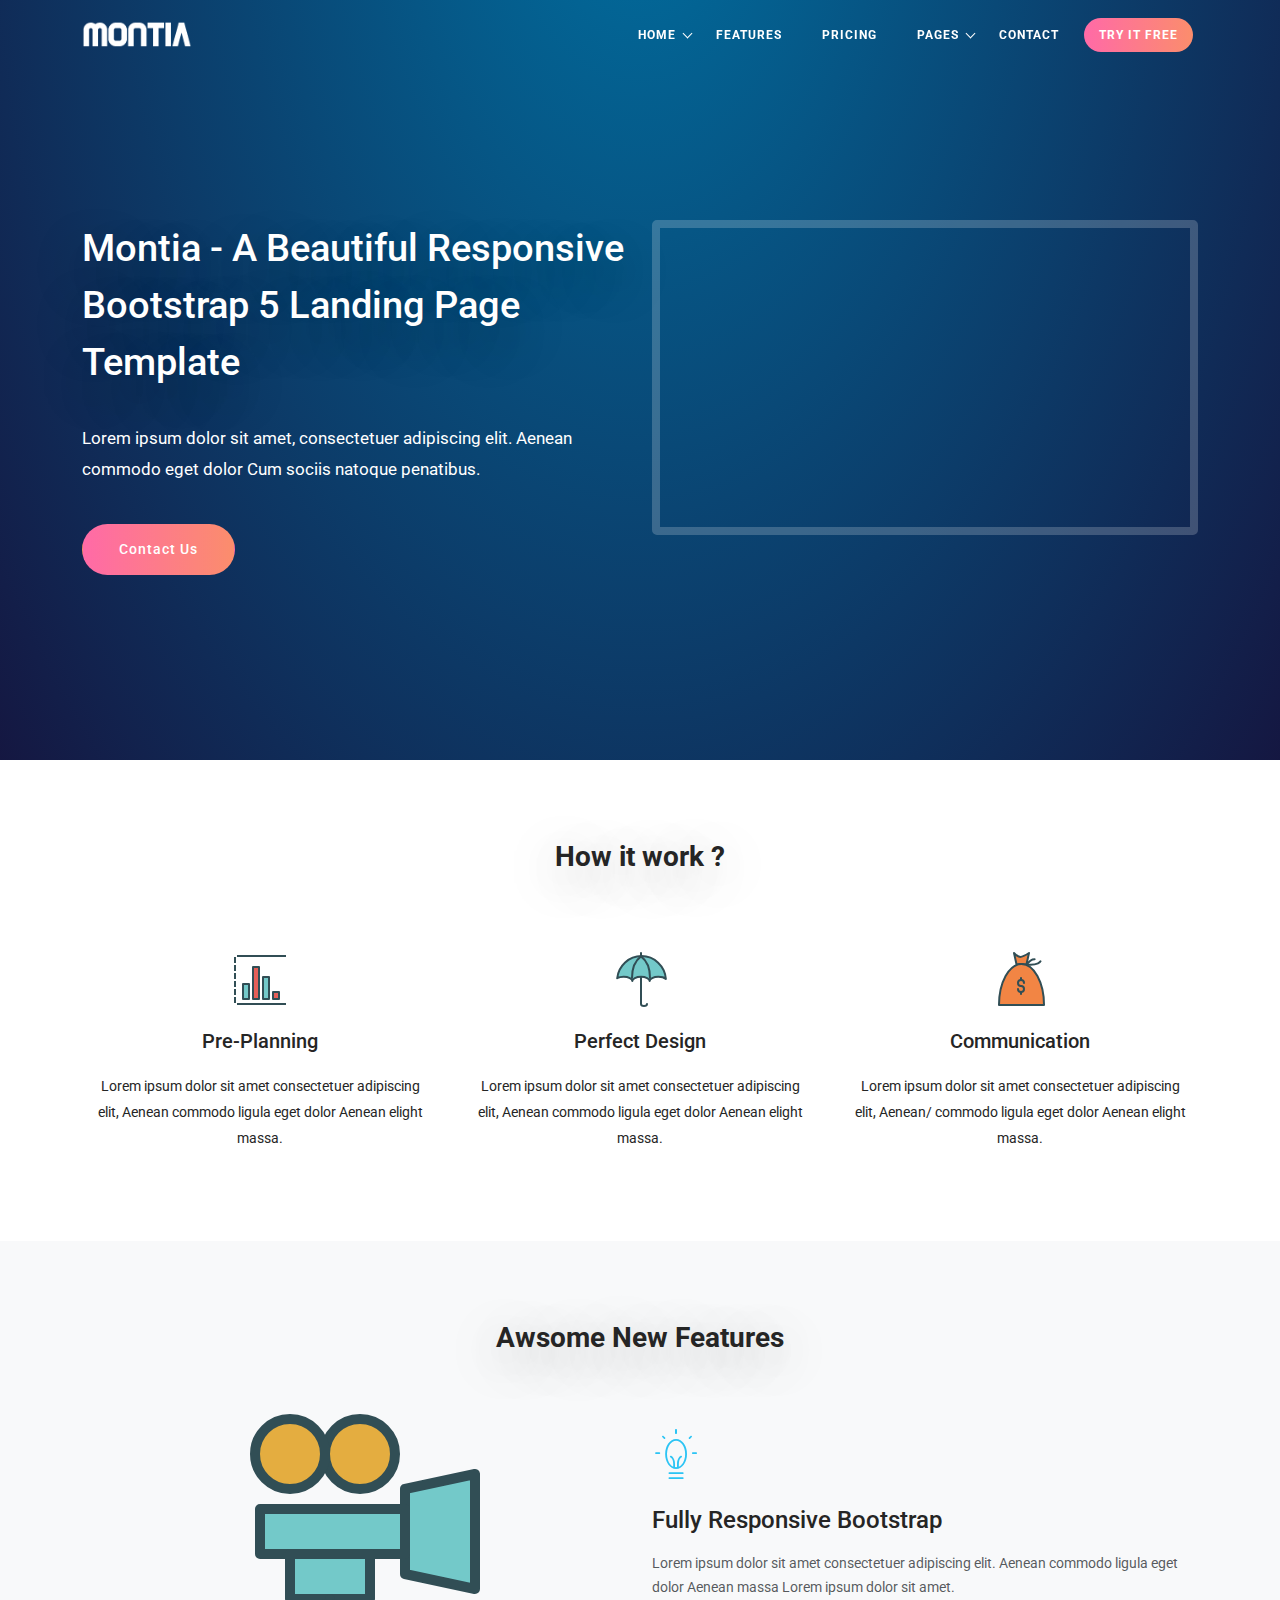
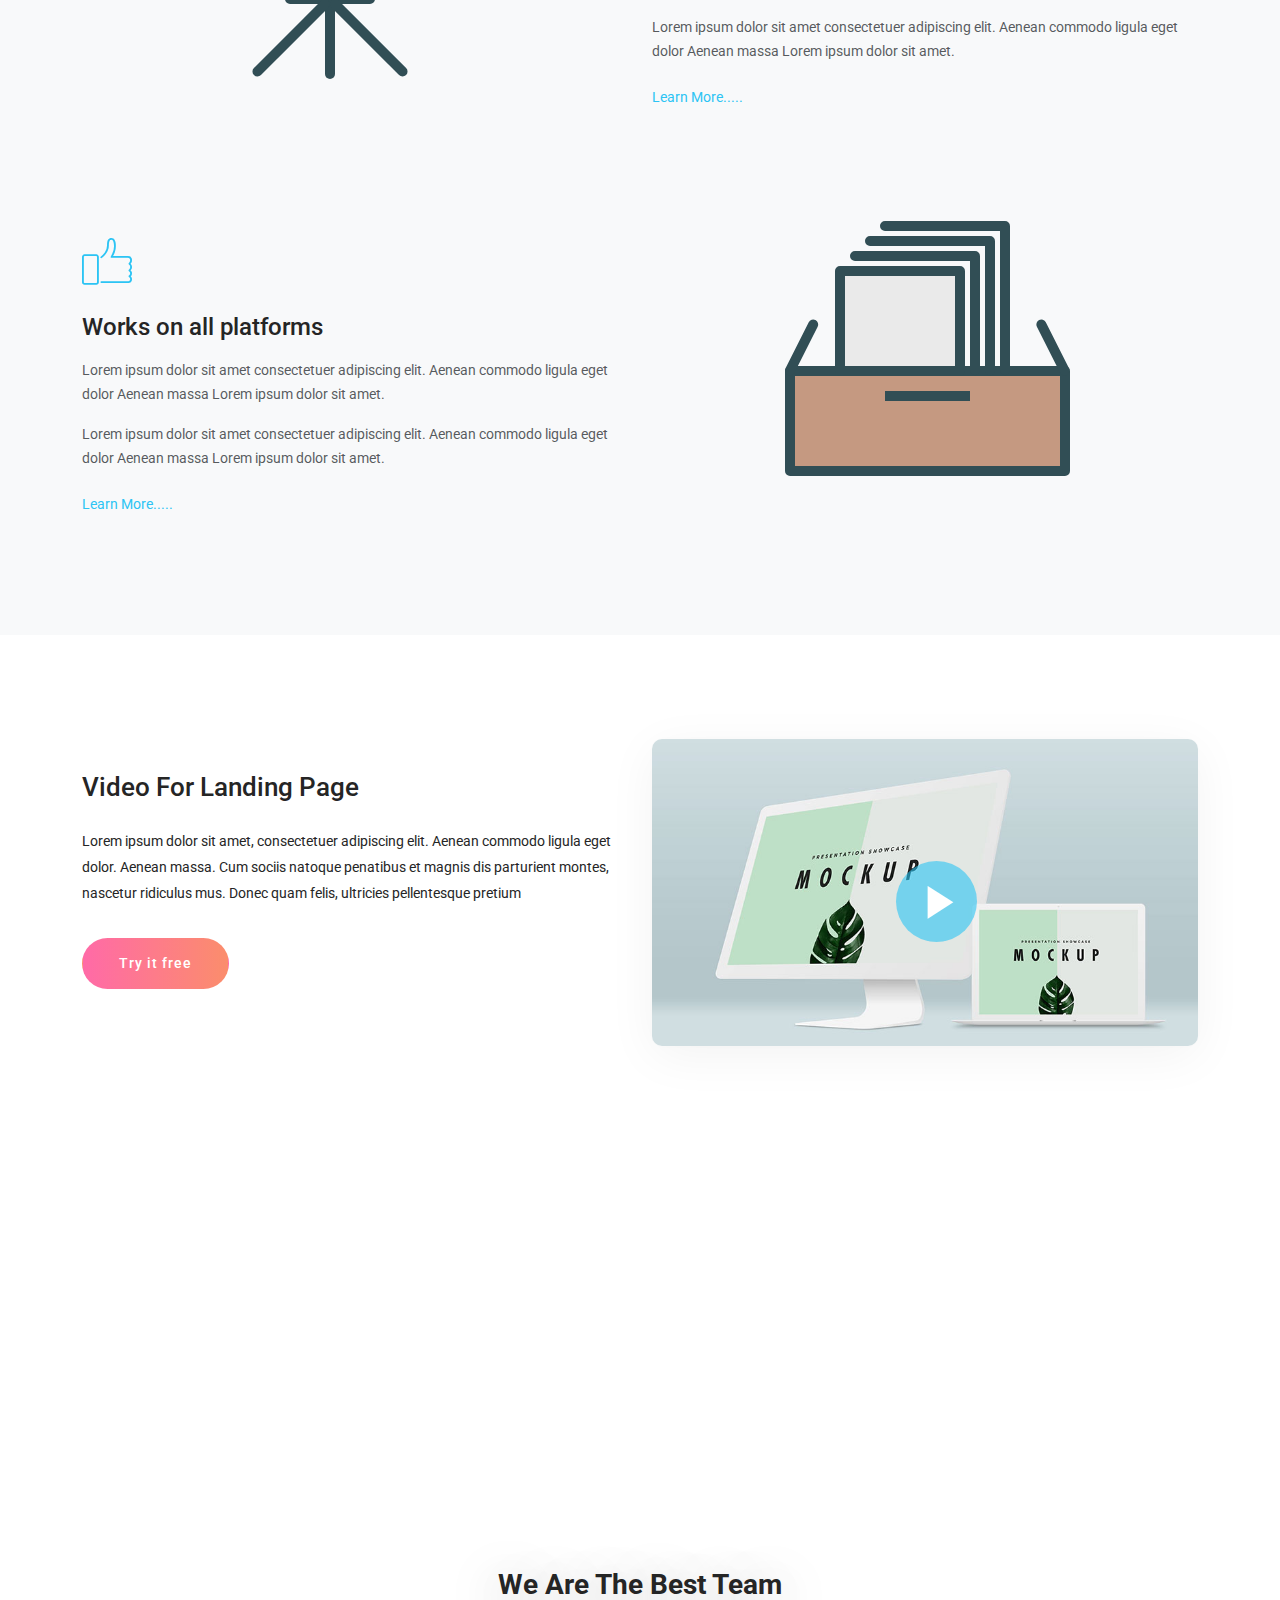
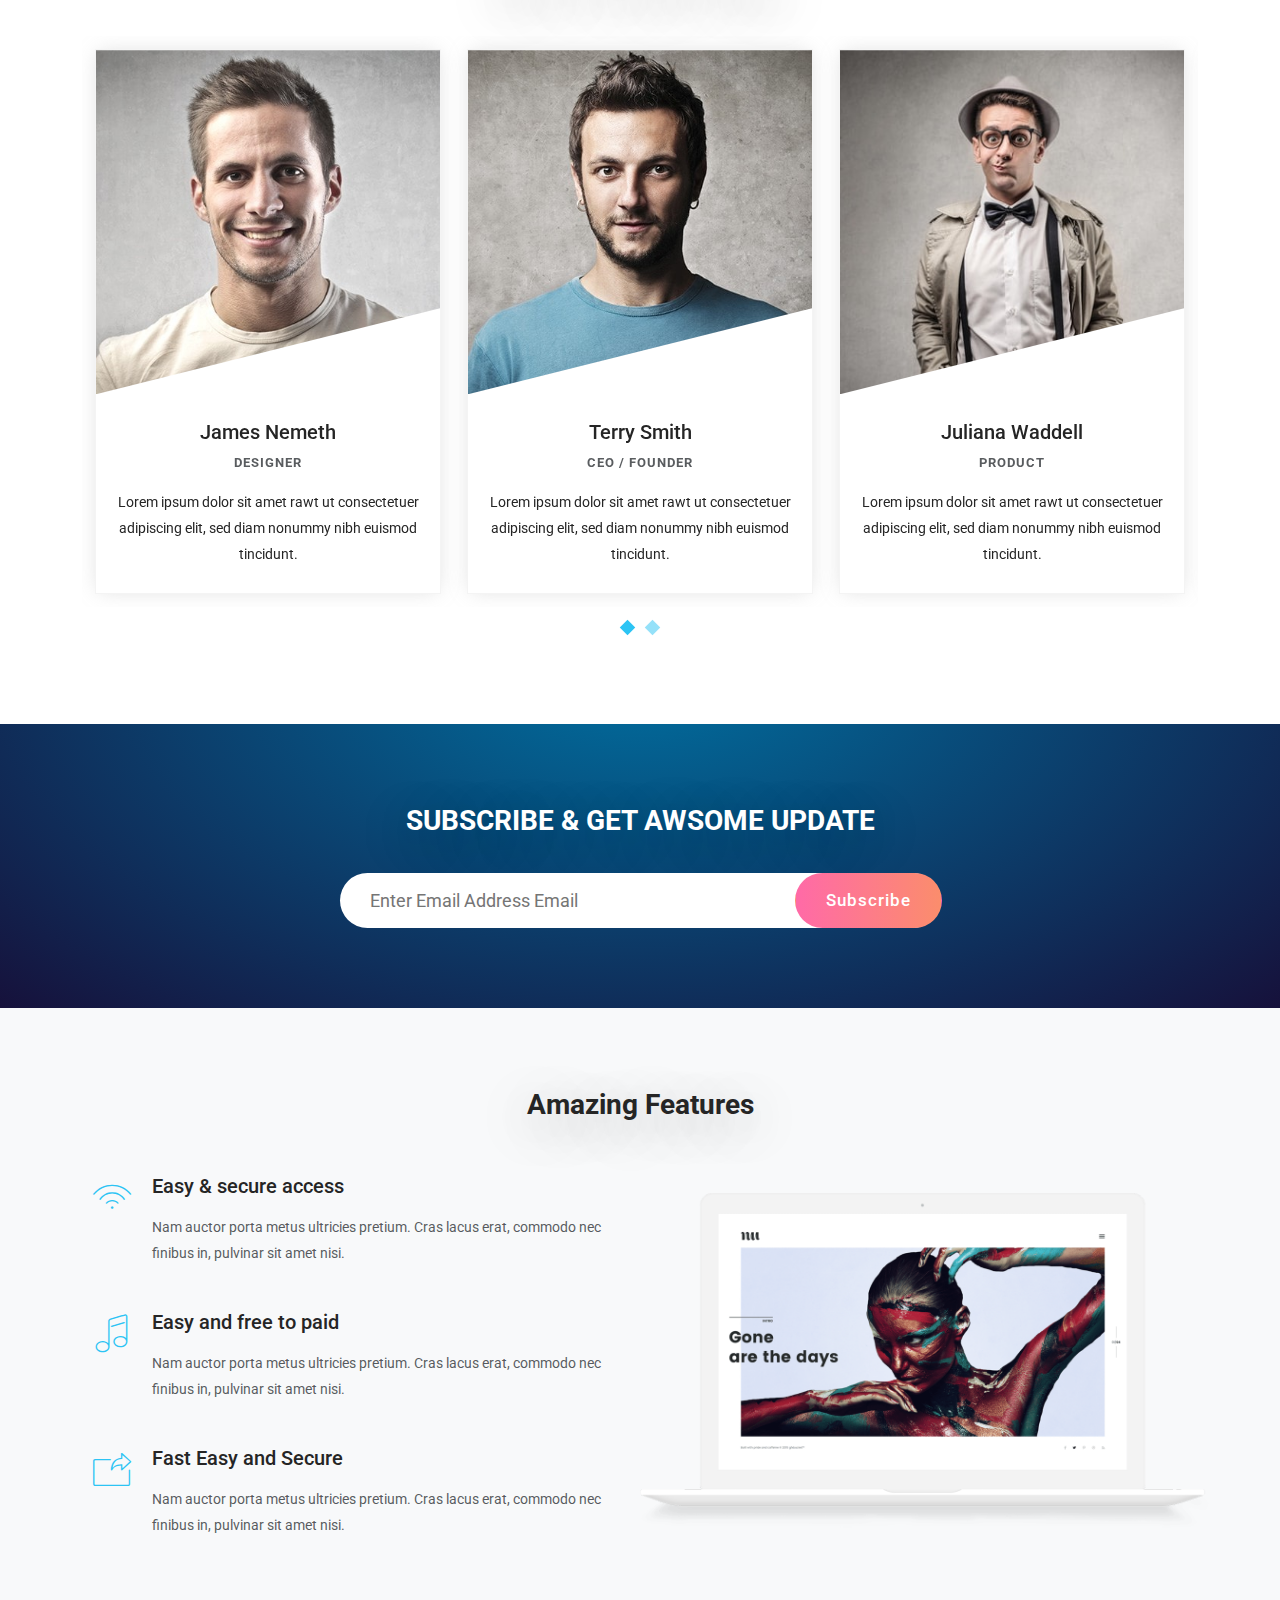
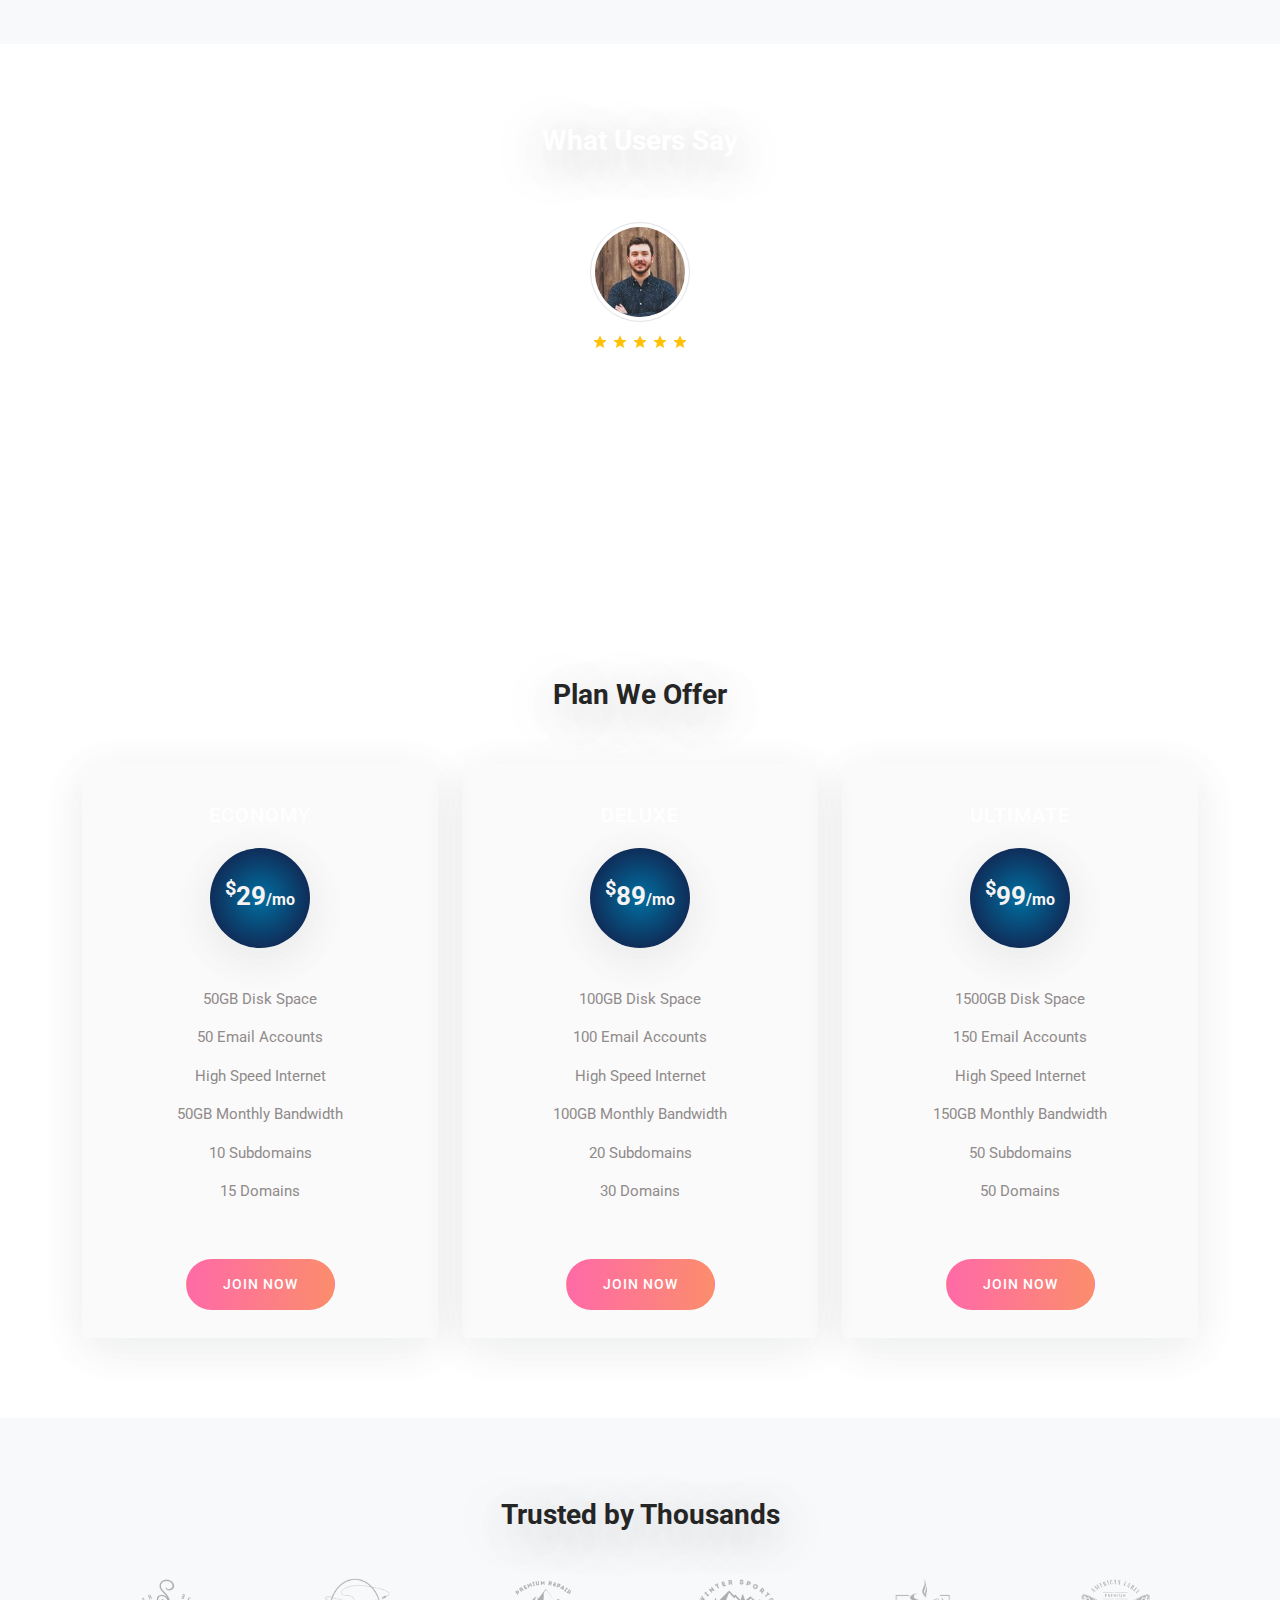
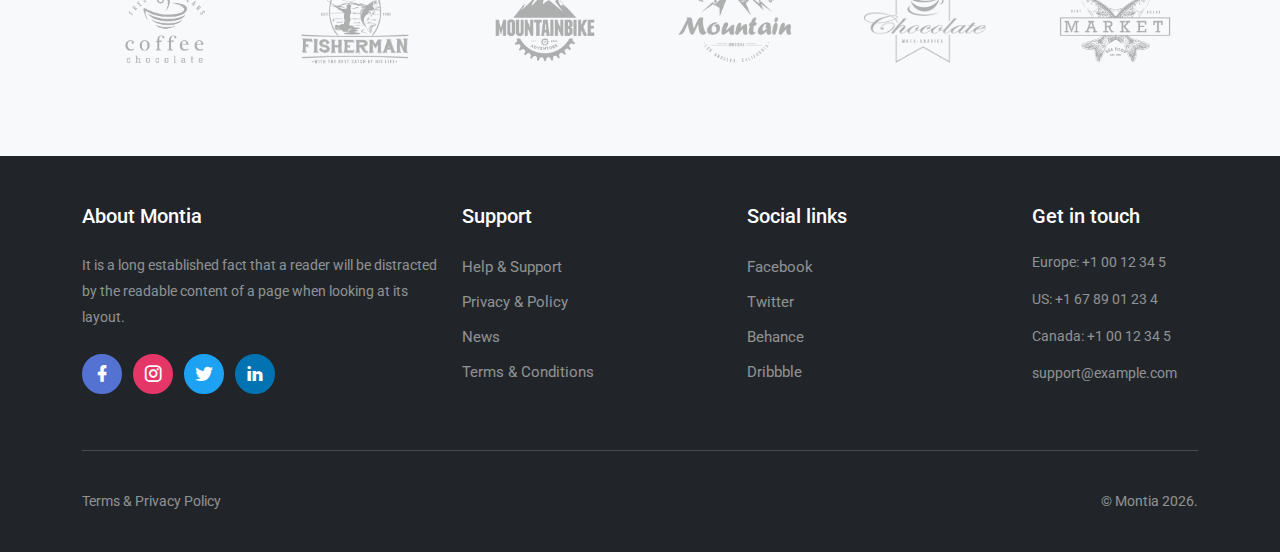
<file: Montia_v1.5.0/HTML/index-4.html>
<!DOCTYPE html>
<html lang="en">

    <head>
        <meta charset="utf-8">
        <meta name="viewport" content="width=device-width, initial-scale=1.0">
        <meta name="description" content="Responsive bootstrap landing template">
        <meta name="author" content="Themesbrand">

        <link rel="shortcut icon" href="images/favicon.ico">

        <title>Montia - Responsive Bootstrap 5 Landing Page </title>

        <!-- Google Fonts -->
        <link href="https://fonts.googleapis.com/css?family=Roboto:400,500,700" rel="stylesheet">

        <!-- Bootstrap core CSS -->
        <link href="css/bootstrap.min.css" rel="stylesheet">

        <!-- Bootstrap core CSS -->
        <link href="css/materialdesignicons.min.css" rel="stylesheet">
        <link href="css/mobiriseicons.css" rel="stylesheet">

        <!--Magnific popup -->
        <link rel="stylesheet" type="text/css" href="css/magnific-popup.css" />

        <!--Slider-->
        <link rel="stylesheet" href="css/owl.carousel.css" />
        <link rel="stylesheet" href="css/owl.theme.css" />
        <link rel="stylesheet" href="css/owl.transitions.css" />

        <!-- Custom styles for this template -->
        <link href="css/menu.css" rel="stylesheet">
        <link href="css/style.css" rel="stylesheet">

        <!--Template Color-->
        <link href="css/colors/default.css" rel="stylesheet">

    </head>

    <body>
        <!-- Navigation Bar-->
        <header id="topnav" class="defaultscroll fixed-top sticky">
            <div class="container">
                <!-- Logo container-->
                <div>
                    <a href="index.html" class="logo text-uppercase">
                        <img src="images/logo-light.png" alt="" class="logo-light" height="38" />
                        <img src="images/logo-dark.png" alt="" class="logo-dark" height="38" />
                    </a>
                </div>
                <!-- End Logo container-->
                <div class="menu-extras">
                    <div class="menu-item">
                        <!-- Mobile menu toggle-->
                        <a class="navbar-toggle">
                            <div class="lines">
                                <span></span>
                                <span></span>
                                <span></span>
                            </div>
                        </a>
                        <!-- End mobile menu toggle-->
                    </div>
                </div>
                <div id="navigation">
                    <!-- Navigation Menu-->
                    <ul class="navigation-menu">
                        <li class="has-submenu">
                            <a href="#home">Home</a>
                            <span class="menu-arrow"></span>
                            <ul class="submenu">
                                <li>
                                    <a href="index.html">Home Default </a>
                                </li>
                                <li>
                                    <a href="index-1.html"> Home Style - 1 </a>
                                </li>
                                <li class="has-submenu">
                                    <a href="index-2.html"> Home Style - 2 </a>
                                </li>
                                <li class="has-submenu">
                                    <a href="index-3.html"> Home Style - 3 </a>
                                </li>
                                <li class="has-submenu">
                                    <a href="index-4.html"> Home Style - 4 </a>
                                </li>
                                <li class="has-submenu">
                                    <a href="index-5.html"> Home Style - 5 </a>
                                </li>
                            </ul>
                        </li>
                        <li class="">
                            <a href="#features">features</a>
                        </li>
                        <li class="">
                            <a href="#pricing">Pricing</a>
                        </li>
                        <li class="has-submenu">
                            <a href="#">Pages</a>
                            <span class="menu-arrow"></span>

                            <ul class="submenu">
                                <li>
                                    <a href="about.html">About Us </a>
                                </li>
                                <li>
                                    <a href="contact.html">Contact Us</a>
                                </li>
                                <li class="has-submenu">
                                    <a href="services.html">Services</a>
                                </li>
                                <li class="has-submenu">
                                    <a href="login.html">Log In</a>
                                </li>
                                <li class="has-submenu">
                                    <a href="signup.html">Sign Up</a>
                                </li>
                                <li class="has-submenu">
                                    <a href="faq.html">FAQ</a>
                                </li>
                                <li class="has-submenu">
                                    <a href="job.html">Jobs</a>
                                </li>
                                <li class="has-submenu">
                                    <a href="#">Sub Menu</a>
                                    <span class="menu-arrow submenu-arrow"></span>
                                    <ul class="submenu">
                                        <li><a href="#">Sub Menu Item 1</a></li>
                                        <li><a href="#">Sub Menu Item 2</a></li>
                                    </ul>
                                </li>
                            </ul>
                        </li>
                        <li class="">
                            <a href="contact.html">Contact</a>
                        </li>

                        <li class="">
                            <a href="signup.html" class="btn-custom btn-rounded">Try it free</a>
                        </li>
                    </ul>
                </div>
            </div>
        </header>

        <!-- Home -->
        <section class="home-height-half bg-half-home-form" id="home">
            <div class="home-center">
                <div class="home-desc-center">
                    <div class="container">
                        <div class="row justify-content-center">
                            <div class="col-lg-6">
                                <h6 class="home-title text-white">Montia - A Beautiful Responsive Bootstrap 5 Landing Page Template</h6>
                                <p class="pt-4 home-sub-title text-white">Lorem ipsum dolor sit amet, consectetuer adipiscing elit. Aenean commodo eget dolor Cum sociis natoque penatibus.</p>
                                <div class="pt-4">
                                    <a href="contact.html" class="btn btn-custom btn-rounded"><span>Contact Us</span></a>
                                </div>
                            </div>
                            <div class="col-lg-6">
                                <div class="p-0">
                                    <div class="video-wrapper">
                                        <iframe src="https://player.vimeo.com/video/109054393?color=ff6aa7&amp;title=0&amp;byline=0&amp;portrait=0" width="555" height="315" class="frame-border"></iframe>
                                    </div>
                                </div>
                            </div>
                        </div>
                    </div>
                </div>
            </div>
        </section>
        <!-- Home end -->

      <!-- How do work -->
        <section class="section services-wrapper">
            <div class="container">
                <div class="row">
                    <div class="col-12 text-center">
                        <h3 class="title">How it work ?</h3>
                    </div>
                </div>
                <div class="row">
                    <div class="col-lg-4">
                        <div class="service-boxed">
                            <img src="images/icons/svg/Chart.svg" alt="service-icon-img" class="service-icon" />
                            <div class="service-body">
                                <h5>Pre-Planning</h5>
                                <p>
                                    Lorem ipsum dolor sit amet consectetuer adipiscing elit, Aenean commodo ligula eget dolor Aenean elight massa.
                                </p>
                            </div>
                        </div>
                    </div>
                    <div class="col-lg-4">
                        <div class="service-boxed">
                            <img src="images/icons/svg/Rainumbrella.svg" alt="service-icon-img" class="service-icon" />
                            <div class="service-body">
                                <h5>Perfect Design</h5>
                                <p>
                                    Lorem ipsum dolor sit amet consectetuer adipiscing elit, Aenean commodo ligula eget dolor Aenean elight massa.
                                </p>
                            </div>
                        </div>
                    </div>
                    <div class="col-lg-4">
                        <div class="service-boxed">
                            <img src="images/icons/svg/Dollarbag.svg" alt="service-icon-img" class="service-icon" />
                            <div class="service-body">
                                <h5>Communication</h5>
                                <p>
                                    Lorem ipsum dolor sit amet consectetuer adipiscing elit, Aenean/ commodo ligula eget dolor Aenean elight massa.
                                </p>
                            </div>
                        </div>
                    </div>
                </div>
            </div>
        </section>
        <!-- How do work end  -->

        <!-- More Features -->
        <section class="section bg-light" id="features">
            <div class="container">
                <div class="row">
                    <div class="col-12 text-center">
                        <h3 class="title">Awsome New Features</h3>
                    </div>
                </div>
                <div class="row justify-content-center pb-4">
                    <div class="col-lg-6">
                        <div>
                            <img src="images/icons/svg/Moviecam.svg" alt="" class="img-fluid mx-auto d-block">
                        </div>
                    </div>
                    <div class="col-lg-6">
                        <div class="more-features">
                            <i class="mbri-idea"></i>
                            <h4 class="pt-4">Fully Responsive Bootstrap</h4>
                            <p class="text-muted preference-subtitle mt-3 mb-0">Lorem ipsum dolor sit amet consectetuer adipiscing elit. Aenean commodo ligula eget dolor Aenean massa Lorem ipsum dolor sit amet.</p>

                            <p class="text-muted preference-subtitle mt-3 mb-0">Lorem ipsum dolor sit amet consectetuer adipiscing elit. Aenean commodo ligula eget dolor Aenean massa Lorem ipsum dolor sit amet.</p>

                            <a href="#" class="text-custom preference-more mt-4">Learn More.....</a>
                        </div>
                    </div>
                </div>
                <div class="row mt-4 justify-content-center">
                    <div class="col-lg-6">
                        <div class="more-features">
                            <i class="mbri-like"></i >
                            <h4 class="pt-4">Works on all platforms</h4>
                            <p class="text-muted preference-subtitle mt-3 mb-0">Lorem ipsum dolor sit amet consectetuer adipiscing elit. Aenean commodo ligula eget dolor Aenean massa Lorem ipsum dolor sit amet.</p>

                            <p class="text-muted preference-subtitle mt-3 mb-0">Lorem ipsum dolor sit amet consectetuer adipiscing elit. Aenean commodo ligula eget dolor Aenean massa Lorem ipsum dolor sit amet.</p>

                            <a href="#" class="text-custom preference-more mt-4">Learn More.....</a>
                        </div>
                    </div>
                    <div class="col-lg-6">
                        <div>
                            <img src="images/icons/svg/Paperdesk.svg" alt="" class="img-fluid mx-auto d-block">
                        </div>
                    </div>
                </div>    
            </div>
        </section>
        <!-- More Features end -->

        <!-- video -->
        <section class="section">
            <div class="container">
                <div class="row justify-content-center ">
                    <div class="col-lg-6 col-md-6 me-auto align-self-center">
                        <div class="video-intro">
                            <article>
                                <h2 class="">Video For Landing Page</h2>
                                <p>Lorem ipsum dolor sit amet, consectetuer adipiscing elit. Aenean commodo ligula eget dolor. Aenean massa. Cum sociis natoque penatibus et magnis dis parturient montes, nascetur ridiculus mus. Donec quam felis, ultricies  pellentesque pretium</p>
                                <a href="signup.html" class="btn btn-custom btn-rounded mt-3">Try it free</a>
                            </article>
                        </div>
                    </div>
                    <div class="col-lg-6 col-md-6 align-self-center">
                        <div class="video-play-bar mt-4">
                            <a href="https://vimeo.com/109054393" class="video-play-icon-trigger"><i class="play-video-btn mdi mdi-play play-position"></i> </a>
                            <img src="images/Mac-Display-Mockup.jpg" alt="" class="img-fluid mx-auto d-block">
                        </div>
                    </div>
                </div>
            </div>
        </section>
        <!-- video end -->

        <!--cta -->
        <section class="section bg-cta">
            <div class="program-bg-overlay"></div>
            <div class="container">
                <div class="row justify-content-center" id="counter">
                    <div class="col-md-3 text-white text-center pt-3 pb-3" style="z-index: 0;">
                        <div class="counter-icon">
                            <i class="mbri-timer"></i>
                        </div>
                        <h1 class="counter-value" data-count="1200">0</h1>
                        <h4 class="counter-name">Working Hours</h4>
                    </div>

                    <div class="col-md-3 text-white text-center pt-3 pb-3" style="z-index: 0;">
                        <div class="counter-icon">
                            <i class="mbri-bookmark"></i>
                        </div>
                        <h1 class="counter-value" data-count="5000">10</h1>
                        <h4 class="counter-name">Reviewers</h4>
                    </div>

                    <div class="col-md-3 text-white text-center pt-3 pb-3" style="z-index: 0;">
                        <div class="counter-icon">
                            <i class="mbri-hot-cup"></i>
                        </div>
                        <h1 class="counter-value" data-count="5645">608</h1>
                        <h4 class="counter-name">Cups Of Coffee</h4>
                    </div>
                    <div class="col-md-3 text-white text-center pt-3 pb-3" style="z-index: 0;">
                        <div class="counter-icon">
                            <i class="mbri-database"></i>
                        </div>
                        <h1 class="counter-value" data-count="800">2</h1>
                        <h4 class="counter-name">App Download</h4>
                    </div>
                </div>
            </div>
        </section>
        <!--funfact end-->

        <!-- team -->
        <section class="section">
            <div class="container">
                <div class="row">
                    <div class="col-md-12">
                        <h3 class="title text-center">We Are The Best Team</h3>
                    </div>
                </div>
                <div class="row">
                    <div class="col-md-12">
                        <div id="team">
                            <div class="item">
                                <div class="team-box">
                                    <img src="images/team/team-1.jpg" alt="" class="img-fluid team-img">
                                    <div class="team-info">
                                        <div class="text-center">
                                            <h5 class="pt-3">James Nemeth</h5>
                                            <p class="text-uppercase text-muted"><small> Designer </small></p>
                                            <p class="team-desc">Lorem ipsum dolor sit amet rawt ut consectetuer adipiscing elit, sed diam nonummy nibh euismod tincidunt.</p>
                                        </div>
                                    </div>
                                </div>
                            </div>

                            <div class="item">
                                <div class="team-box">
                                    <img src="images/team/team-3.jpg" alt="" class="img-fluid team-img">
                                    <div class="team-info">
                                        <div class="text-center">
                                            <h5 class="pt-3">Terry Smith</h5>
                                            <p class="text-uppercase text-muted"><small>CEO / Founder </small></p>
                                            <p class="team-desc">Lorem ipsum dolor sit amet rawt ut consectetuer adipiscing elit, sed diam nonummy nibh euismod tincidunt.</p>
                                        </div>
                                    </div>
                                </div>
                            </div>

                            <div class="item">
                                <div class="team-box">
                                    <img src="images/team/team-5.jpg" alt="" class="img-fluid team-img">
                                    <div class="team-info">
                                        <div class="text-center">
                                            <h5 class="pt-3">Juliana Waddell</h5>
                                            <p class="text-uppercase text-muted"><small>Product </small></p>
                                            <p class="team-desc">Lorem ipsum dolor sit amet rawt ut consectetuer adipiscing elit, sed diam nonummy nibh euismod tincidunt.</p>
                                        </div>
                                    </div>
                                </div>
                            </div>

                            <div class="item">
                                <div class="team-box">
                                    <img src="images/team/team-2.jpg" alt="" class="img-fluid team-img">
                                    <div class="team-info">
                                        <div class="text-center">
                                            <h5 class="pt-3">Andrew Sparks</h5>
                                            <p class="text-uppercase text-muted"><small> Founder</small></p>
                                            <p class="team-desc">Lorem ipsum dolor sit amet rawt ut consectetuer adipiscing elit, sed diam nonummy nibh euismod tincidunt.</p>
                                        </div>
                                    </div>
                                </div>
                            </div>

                            <div class="item">
                                <div class="team-box">
                                    <img src="images/team/team-4.jpg" alt="" class="img-fluid team-img">
                                    <div class="team-info">
                                        <div class="text-center">
                                            <h5 class="pt-3">Jennifer Lawson</h5>
                                            <p class="text-uppercase text-muted"><small>Designer </small></p>
                                            <p class="team-desc">Lorem ipsum dolor sit amet rawt ut consectetuer adipiscing elit, sed diam nonummy nibh euismod tincidunt.</p>
                                        </div>
                                    </div>
                                </div>
                            </div>
                        </div>
                    </div>
                </div>
            </div>
        </section>
        <!-- Team end -->

        <!-- Subscribe form -->
        <section class="section bg-subscriber">
            <div class="container">
                <div class="row">
                    <div class="col-md-12">
                        <h3 class="title text-center text-white">SUBSCRIBE & GET AWSOME UPDATE</h3>
                    </div>
                </div>
                <div class="row">
                    <div class="col-md-12">
                        <div class="text-center search-form">
                            <form action="#">
                                <input type="text" placeholder="Enter Email Address Email">
                                <button type="submit" class="btn btn-custom">Subscribe</button>
                            </form>
                        </div>
                    </div>
                </div>
            </div>
        </section>
        <!-- Subscribe form end  -->

        <!-- More features -->
        <section class="section bg-light">
            <div class="container">
                <div class="row">
                    <div class="col-md-12">
                        <h3 class="title text-center">Amazing Features</h3>
                    </div>
                </div>
                <div class="row justify-content-center">
                    <div class="col-lg-6 col-md-12 me-auto align-self-center">
                        <div>
                            <div class="feauters-box d-flex mt-2">
                                <i class="mbri-wifi"></i>
                                <div class="feauters-content">
                                    <h5 class="feauters-title">Easy & secure access</h5>
                                    <p class="feauters-subtitle text-muted pt-2">Nam auctor porta metus ultricies pretium. Cras lacus erat, commodo nec finibus in, pulvinar sit amet nisi.</p>
                                </div>
                            </div>
                            <div class="feauters-box d-flex mt-2">
                                <i class="mbri-music"></i>
                                <div class="feauters-content">
                                    <h5 class="feauters-title">Easy and free to paid</h5>
                                    <p class="feauters-subtitle text-muted pt-2"> Nam auctor porta metus ultricies pretium. Cras lacus erat, commodo nec finibus in, pulvinar sit amet nisi. </p>
                                </div>
                            </div>
                            <div class="feauters-box d-flex mt-2">
                                <i class="mbri-share"></i>
                                <div class="feauters-content">
                                    <h5 class="feauters-title"> Fast Easy and Secure</h5>
                                    <p class="feauters-subtitle text-muted pt-2">Nam auctor porta metus ultricies pretium. Cras lacus erat, commodo nec finibus in, pulvinar sit amet nisi.</p>
                                </div>
                            </div>
                        </div>
                    </div>
                    <div class="col-lg-6 col-md-12 ps-0 pe-0 align-self-center">
                        <img src="images/macbook.png" alt="" class="img-fluid m-l-auto">
                    </div>
                </div>
            </div>
        </section>
        <!-- More features end -->

        <!-- Testimonial -->
        <section class="section bg-gradient">
            <div class="container">
                <div class="row">
                    <div class="col-12 text-center">
                        <h3 class="title text-white mb-5">What Users Say </h3>
                    </div>
                </div>

                <div class="row justify-content-center">
                    <div class="col-lg-8 owl-carousel owl-theme" id="owl-demo">
                        <div class="item">
                            <div class="p-3 text-center testimonial-box">
                                <div class="testi-img">
                                    <img src="images/users/user-1.jpg" alt="" class="img-fluid mx-auto d-block img-thumbnail rounded-circle">
                                </div>
                                <p class="testi-rate mt-2 mb-1">
                                    <i class="mdi mdi-star text-warning"></i>
                                    <i class="mdi mdi-star text-warning"></i>
                                    <i class="mdi mdi-star text-warning"></i>
                                    <i class="mdi mdi-star text-warning"></i>
                                    <i class="mdi mdi-star text-warning"></i>
                                </p>
                                <div class="testi-desc text-white">
                                    <h5 class="fw-bold">Steven Dugas</h5>
                                    <p class="text-white mt-3">"Lorem ipsum dolor sit amet, sed do eiusmod tempor incididunt ut labore et dolore magna aliqua.Lorem ipsum dolor sit amet."</p>
                                </div>
                            </div>
                        </div>
                        <div class="item">
                            <div class="p-3 text-center testimonial-box">
                                <div class="testi-img">
                                    <img src="images/users/user-2.jpg" alt="" class="img-fluid mx-auto d-block img-thumbnail rounded-circle">
                                </div>
                                <p class="testi-rate mt-2 mb-1">
                                    <i class="mdi mdi-star text-warning"></i>
                                    <i class="mdi mdi-star text-warning"></i>
                                    <i class="mdi mdi-star text-warning"></i>
                                    <i class="mdi mdi-star text-warning"></i>
                                    <i class="mdi mdi-star text-warning"></i>
                                </p>
                                <div class="testi-desc">
                                    <h5 class="fw-bold text-white">Lioyd Brewer</h5>
                                    <p class="text-white mt-3">"Lorem ipsum dolor sit amet, sed do eiusmod tempor incididunt ut labore et dolore magna aliqua.Lorem ipsum dolor sit amet."</p>
                                </div>
                            </div>
                        </div>
                        <div class="item">
                            <div class="p-3 text-center testimonial-box">
                                <div class="testi-img">
                                    <img src="images/users/user-3.jpg" alt="" class="img-fluid mx-auto d-block img-thumbnail rounded-circle">
                                </div>
                                <p class="testi-rate mt-2 mb-1">
                                    <i class="mdi mdi-star text-warning"></i>
                                    <i class="mdi mdi-star text-warning"></i>
                                    <i class="mdi mdi-star text-warning"></i>
                                    <i class="mdi mdi-star text-warning"></i>
                                    <i class="mdi mdi-star text-warning"></i>
                                </p>
                                <div class="testi-desc">
                                    <h5 class="fw-bold text-white">Johnie Reveles</h5>
                                    <p class="text-white mt-3">"Lorem ipsum dolor sit amet, sed do eiusmod tempor incididunt ut labore et dolore magna aliqua.Lorem ipsum dolor sit amet."</p>
                                </div>
                            </div>
                        </div>
                    </div>
                </div>
            </div>
        </section>
        <!-- Testimonial -->

        <!-- Pricing -->
        <section class="section" id="pricing">
            <div class="container">
                <div class="row">
                    <div class="col-12 text-center">
                        <h3 class="title">Plan We Offer</h3>
                    </div>
                </div>
                <div class="row">
                    <div class="col-lg-4">
                        <div class="program-box mt-3">
                            <div class="program-image">
                                <div class="program-bg-overlay program-bgoverlay-1"></div>
                                <h4 class="text-white text-center heading-price">ECONOMY</h4>
                            </div>
                            <div class="process-icon text-center mx-auto">
                                <p class="price-tag-size"><sup>$</sup>29<span>/mo </span></p>
                            </div>
                            <div class="p-3 text-center">
                                <!-- <h5 class="text-uppercase fw-bold pt-3">Ios Swift</h5> -->
                                <ul class="mb-0 list-inline mt-4 program-list">
                                    <li class="">50GB Disk Space</li>
                                    <li class="">50 Email Accounts</li>
                                    <li class="">High Speed Internet</li>
                                    <li class="">50GB Monthly Bandwidth</li>
                                    <li class="">10 subdomains</li>
                                    <li class="">15 Domains</li>
                                </ul>
                            </div>
                            <div class="text-center">
                                <a href="#" class="btn btn-custom btn-rounded text-uppercase mt-4">Join Now</a>
                            </div>
                        </div>
                    </div>
                    <div class="col-lg-4">
                        <div class="program-box mt-3">
                            <div class="program-image">
                                <div class="program-bg-overlay program-bgoverlay-2"></div>
                                <h4 class="text-white text-center heading-price">DELUXE</h4>
                            </div>
                            <div class="process-icon text-center mx-auto">
                                <p class="price-tag-size"><sup>$</sup>89<span>/mo </span></p>
                            </div>
                            <div class="p-3 text-center">
                                <!-- <h5 class="text-uppercase fw-bold pt-3">Ruby on rails</h5> -->
                                <ul class="mb-0 list-inline mt-4 program-list">
                                    <li class="">100GB Disk Space</li>
                                    <li class="">100 Email Accounts</li>
                                    <li class="">High Speed Internet</li>
                                    <li class="">100GB Monthly Bandwidth</li>
                                    <li class="">20 subdomains</li>
                                    <li class="">30 Domains</li>
                                </ul>
                            </div>
                            <div class="text-center pt-4">
                                <a href="#" class="btn btn-custom btn-rounded text-uppercase">Join Now</a>
                            </div>
                        </div>
                    </div>
                    <div class="col-lg-4">
                        <div class="program-box mt-3">
                            <div class="program-image">
                                <div class="program-bg-overlay program-bgoverlay-3"></div>
                                <h4 class="text-white text-center heading-price">ULTIMATE</h4>
                            </div>
                            <div class="process-icon text-center mx-auto">
                                <p class="price-tag-size"><sup>$</sup>99<span>/mo </span></p>
                            </div>
                            <div class="p-3 text-center">
                                <!-- <h5 class="text-uppercase fw-bold pt-3">Python</h5> -->
                                <ul class="mb-0 list-inline mt-4 program-list">
                                    <li class="">1500GB Disk Space</li>
                                    <li class="">150 Email Accounts</li>
                                    <li class="">High Speed Internet</li>
                                    <li class="">150GB Monthly Bandwidth</li>
                                    <li class="">50 subdomains</li>
                                    <li class="">50 Domains</li>
                                </ul>
                            </div>
                            <div class="text-center pt-4">
                                <a href="#" class="btn btn-custom btn-rounded text-uppercase">Join Now</a>
                            </div>
                        </div>
                    </div>
                </div>
            </div>
        </section>
        <!-- Pricing end -->

        <!-- Client Slider -->
        <section class="section bg-light">
            <div class="container">
                <div class="row">
                    <div class="col-12 text-center">
                        <h3 class="title">Trusted by Thousands</h3>
                    </div>
                </div>
                <div class="row">
                    <div class="col-lg-2">
                        <div class="client-images">
                            <img src="images/clients/1.png" alt="logo-img" class="mx-auto img-fluid d-block">
                        </div>
                    </div>
                    <!-- slider item -->
                    <div class="col-lg-2">
                        <div class="client-images">
                            <img src="images/clients/2.png" alt="logo-img" class="mx-auto img-fluid d-block">
                        </div>
                    </div>
                    <!-- slider item -->
                    <div class="col-lg-2">
                        <div class="client-images">
                            <img src="images/clients/3.png" alt="logo-img" class="mx-auto img-fluid d-block">
                        </div>
                    </div>
                    <!-- slider item -->
                    <div class="col-lg-2">
                        <div class="client-images">
                            <img src="images/clients/4.png" alt="logo-img" class="mx-auto img-fluid d-block">
                        </div>
                    </div>
                    <!-- slider item -->
                    <div class="col-lg-2">
                        <div class="client-images">
                            <img src="images/clients/5.png" alt="logo-img" class="mx-auto img-fluid d-block">
                        </div>
                    </div>
                    <!-- slider item -->
                    <div class="col-lg-2">
                        <div class="client-images">
                            <img src="images/clients/6.png" alt="logo-img" class="mx-auto img-fluid d-block">
                        </div>
                    </div>
                    <!-- slider item -->
                </div>
            </div>
        </section>
        <!-- Client Slider end-->

        <!-- Footer -->
        <section class="bg-dark footer" id="contact">
            <div class="container">
                <div class="row pt-5">
                    <div class="col-lg-4">
                        <h5 class="text-white footer-title ">About Montia</h5>
                        <div class="mt-4">
                            <p class="footer-desc">It is a long established fact that a reader will be distracted by the readable content of a page when looking at its layout.</p>
                        </div>
                        <div class="mt-4">
                            <ul class="text-white footer-social d-flex">
                                <li class="me-2"><a href="#"><i class="mdi mdi-facebook facebook"></i></a></li>
                                <li class="me-2"><a href="#"><i class="mdi mdi-instagram instagram"></i></a></li>
                                <li class="me-2"><a href="#"><i class="mdi mdi-twitter twitter"></i></a></li>
                                <li class="me-2"><a href="#"><i class="mdi mdi-linkedin linkedin"></i></a></li>
                            </ul>
                        </div>
                    </div>
                    <div class="col-lg-3">
                        <h5 class="text-white footer-title">Support</h5>
                        <div class="mt-4">
                            <ul class="text-white footer-list">
                                <li><a href="#">Help & Support</a></li>
                                <li><a href="#">Privacy & Policy</a></li>
                                <li><a href="#">News</a></li>
                                <li><a href="#">Terms & Conditions</a></li>
                            </ul>
                        </div>
                    </div>
                    <div class="col-lg-3">
                        <h5 class="text-white footer-title">Social links</h5>
                        <div class="mt-4">
                            <ul class="footer-list">
                                <li><a href="#">Facebook</a></li>
                                <li><a href="#">Twitter</a></li>
                                <li><a href="#">Behance</a></li>
                                <li><a href="#">Dribbble</a></li>
                            </ul>
                        </div>
                    </div>
                    <div class="col-lg-2">
                        <h5 class="text-white footer-title">Get in touch</h5>
                        <div class="mt-4">
                            <p>Europe: +1 00 12 34 5</p>
                            <p>US: +1 67 89 01 23 4</p>
                            <p>Canada: +1 00 12 34 5</p>
                            <p>support@example.com</p>
                        </div>
                    </div>
                </div>
                <div class="footer-border"></div>
                <div class="row pb-4">
                    <div class="col-lg-12">
                        <div class="float-end pull-none">
                            <p class="mb-0">© Montia <script>document.write(new Date().getFullYear())</script>.</p>
                        </div>
                        <div class="float-start pull-none">
                            <p class="footer-terms"><a href="#">Terms</a> & <a href="#">Privacy Policy </a></p>
                        </div>
                    </div>
                </div>
            </div>
        </section>
        <!-- Footer end -->

        <!-- js placed at the end of the document so the pages load faster -->
        <script src="js/jquery.min.js"></script>
        <script src="js/popper.min.js"></script>
        <script src="js/bootstrap.bundle.min.js"></script>
        <script src="js/jquery.easing.min.js"></script>
        <script src="js/scrollspy.min.js" type="text/javascript"></script>
        <script src="js/jquery.magnific-popup.min.js" type="text/javascript"></script>
        <script src="js/owl.carousel.min.js" type="text/javascript"></script>
        <script src="js/waypoints.min.js"></script>
        <script src="js/jquery.counterup.min.js"></script>
        <!--common script for all pages-->
        <script src="js/jquery.app.js"></script>
        <script type="text/javascript">
            var a = 0;
            $(window).scroll(function() {
                var oTop = $('#counter').offset().top - window.innerHeight;
                if (a == 0 && $(window).scrollTop() > oTop) {
                    $('.counter-value').each(function() {
                        var $this = $(this),
                            countTo = $this.attr('data-count');
                        $({
                            countNum: $this.text()
                        }).animate({
                                countNum: countTo
                            },

                            {
                                duration: 2000,
                                easing: 'swing',
                                step: function() {
                                    $this.text(Math.floor(this.countNum));
                                },
                                complete: function() {
                                    $this.text(this.countNum);
                                    //alert('finished');
                                }

                            });
                    });
                    a = 1;
                }
            });
        </script>
    </body>

</html>
</file>
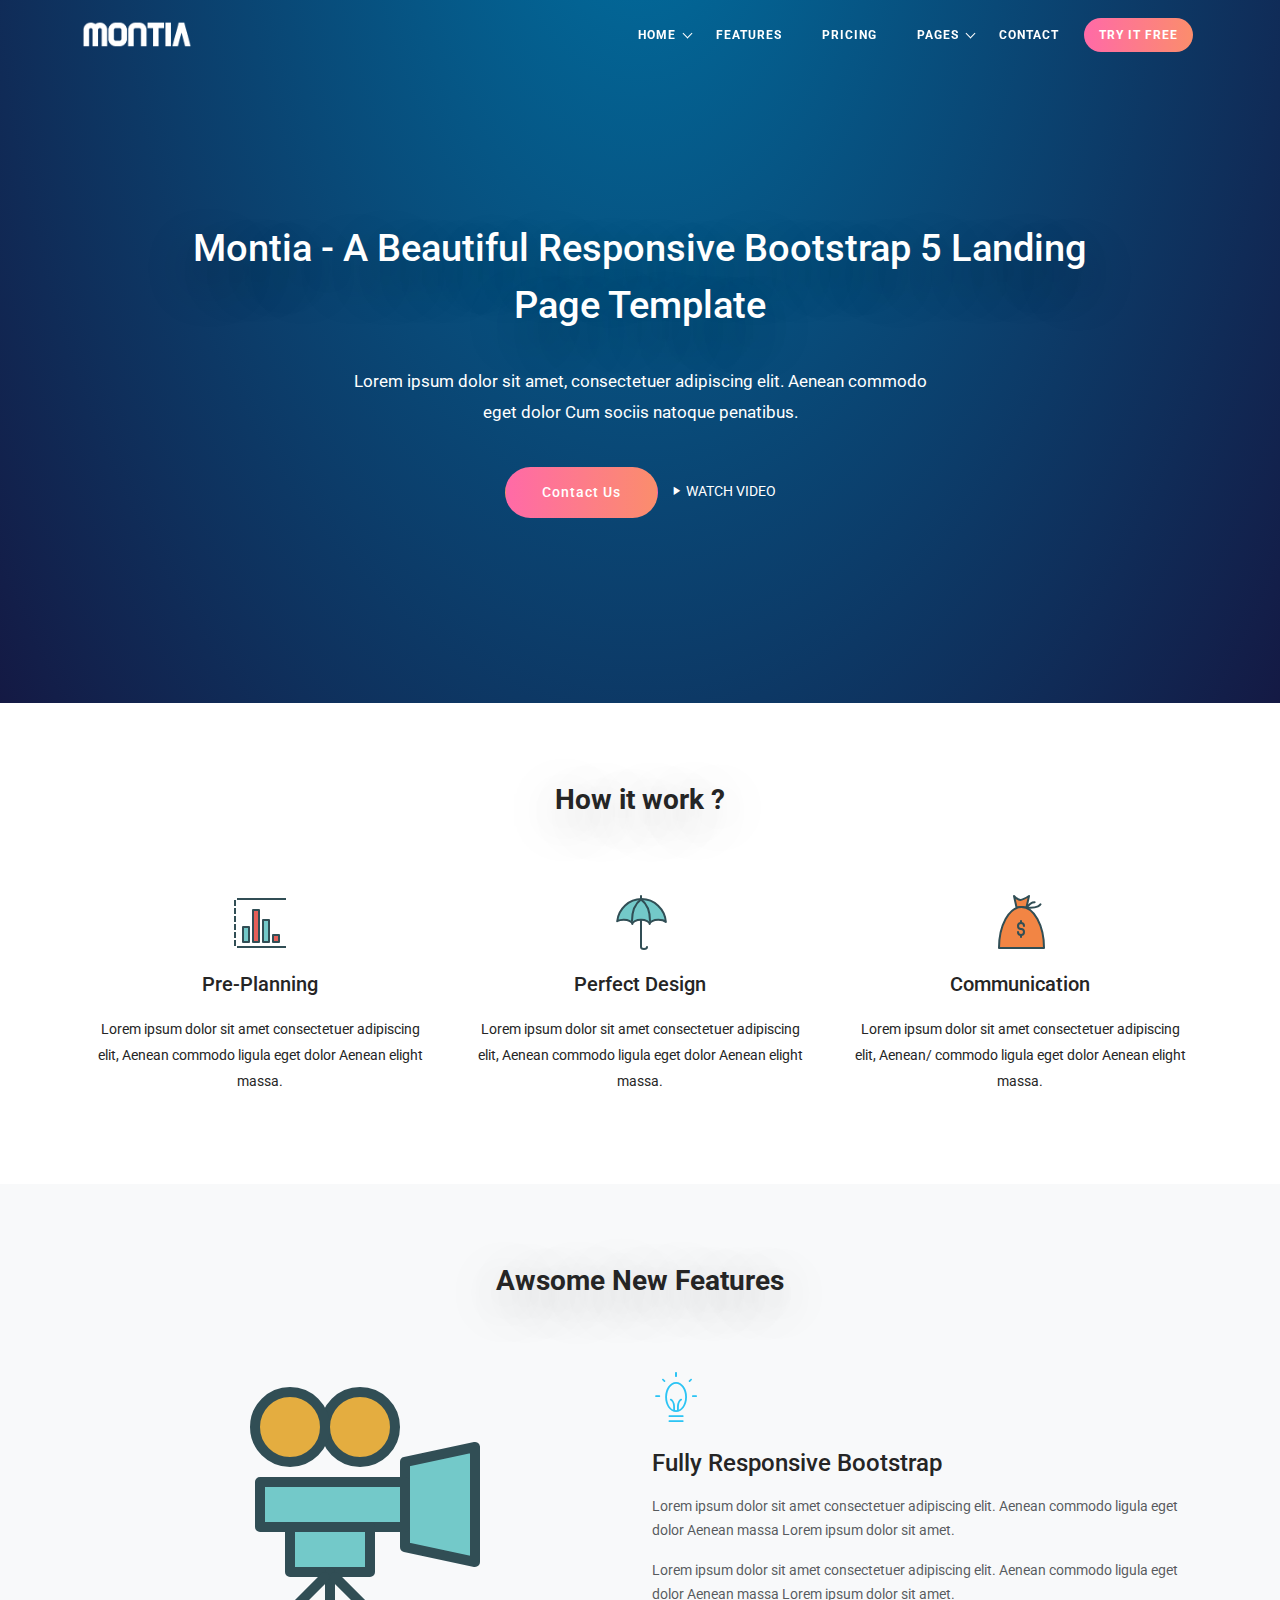
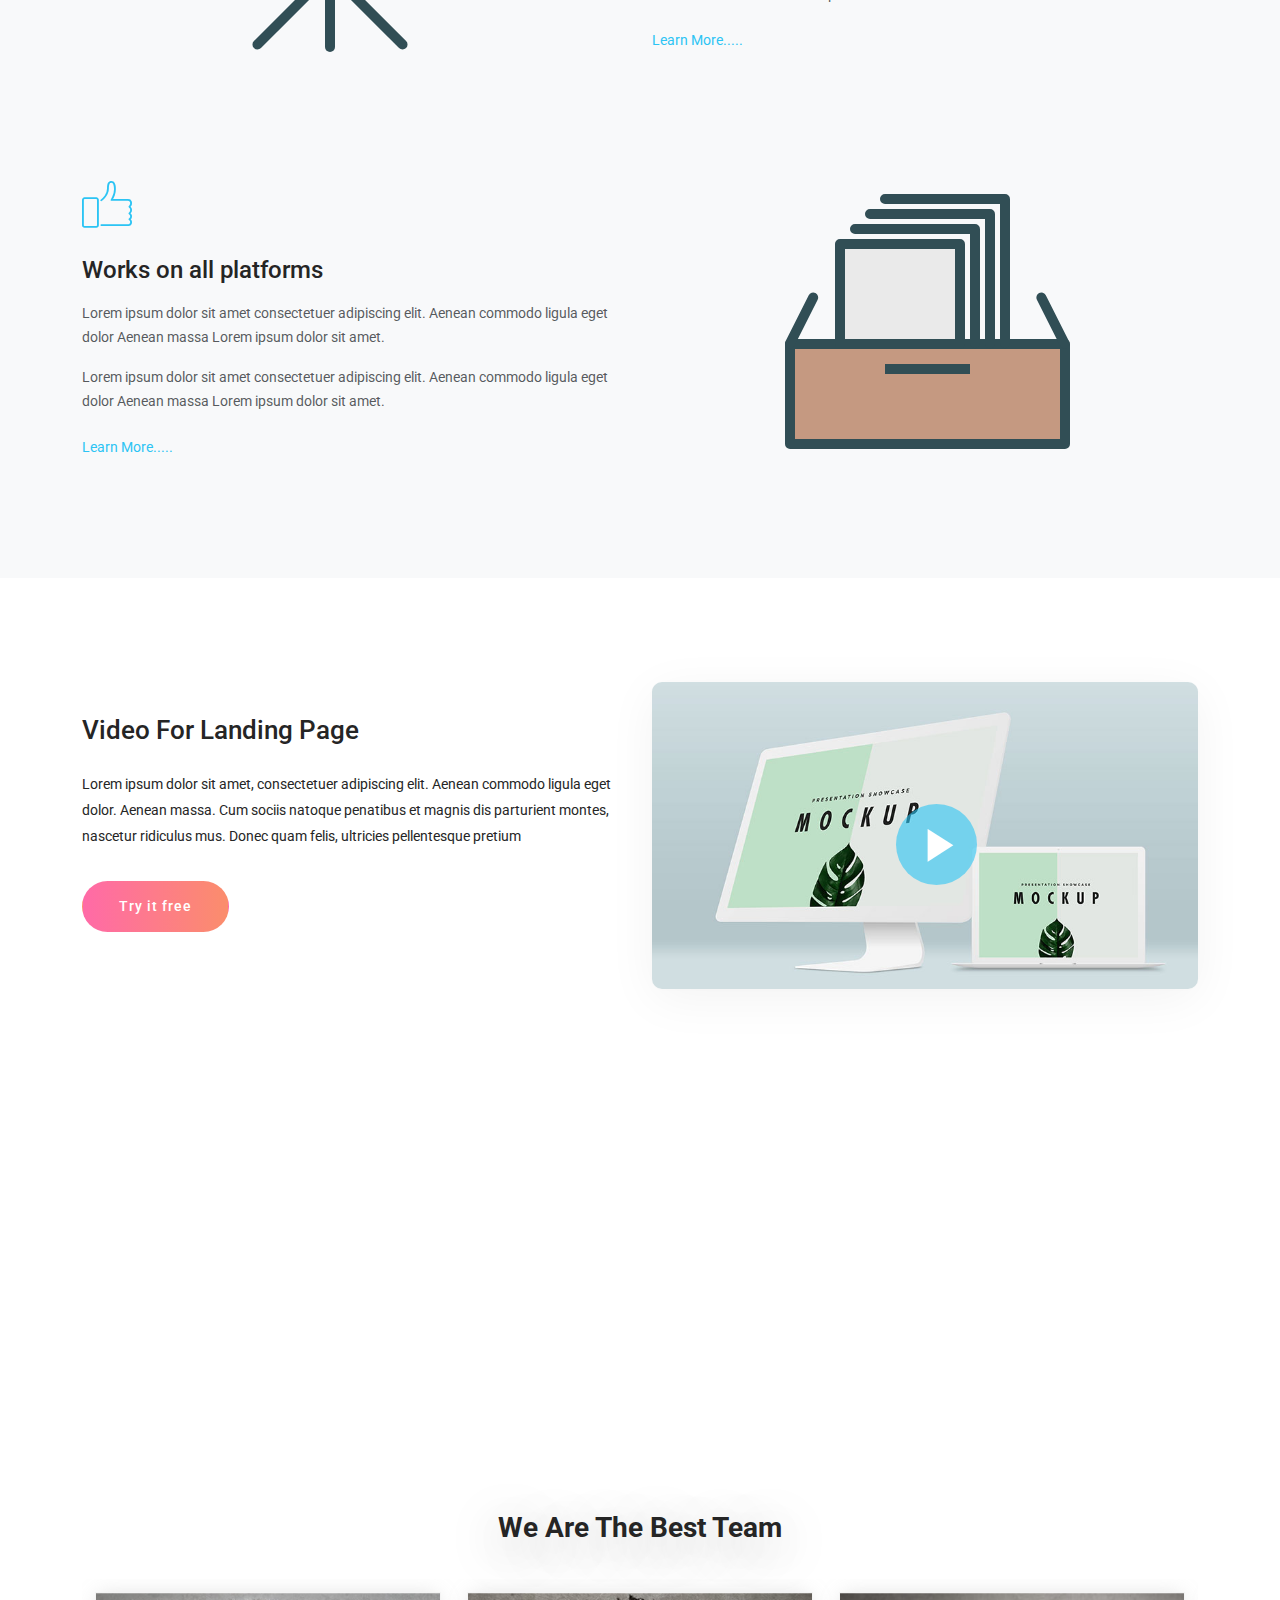
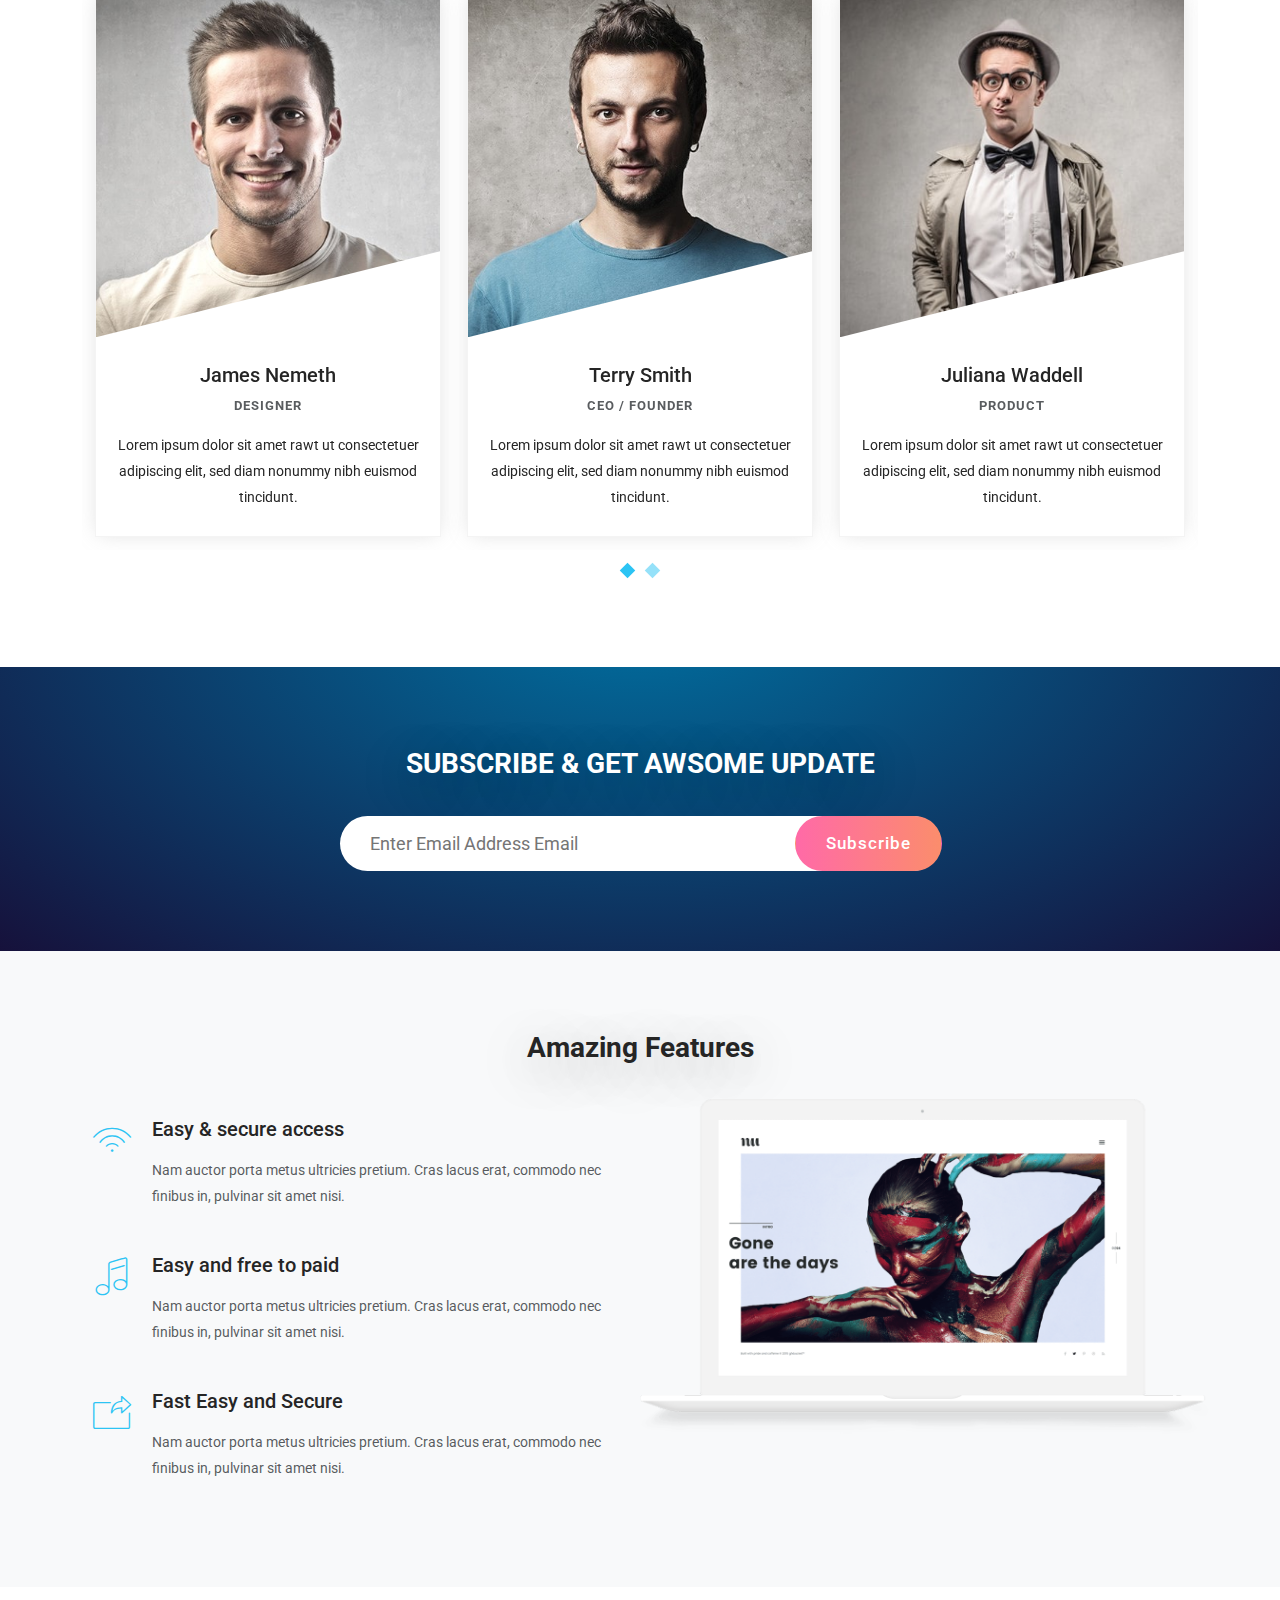
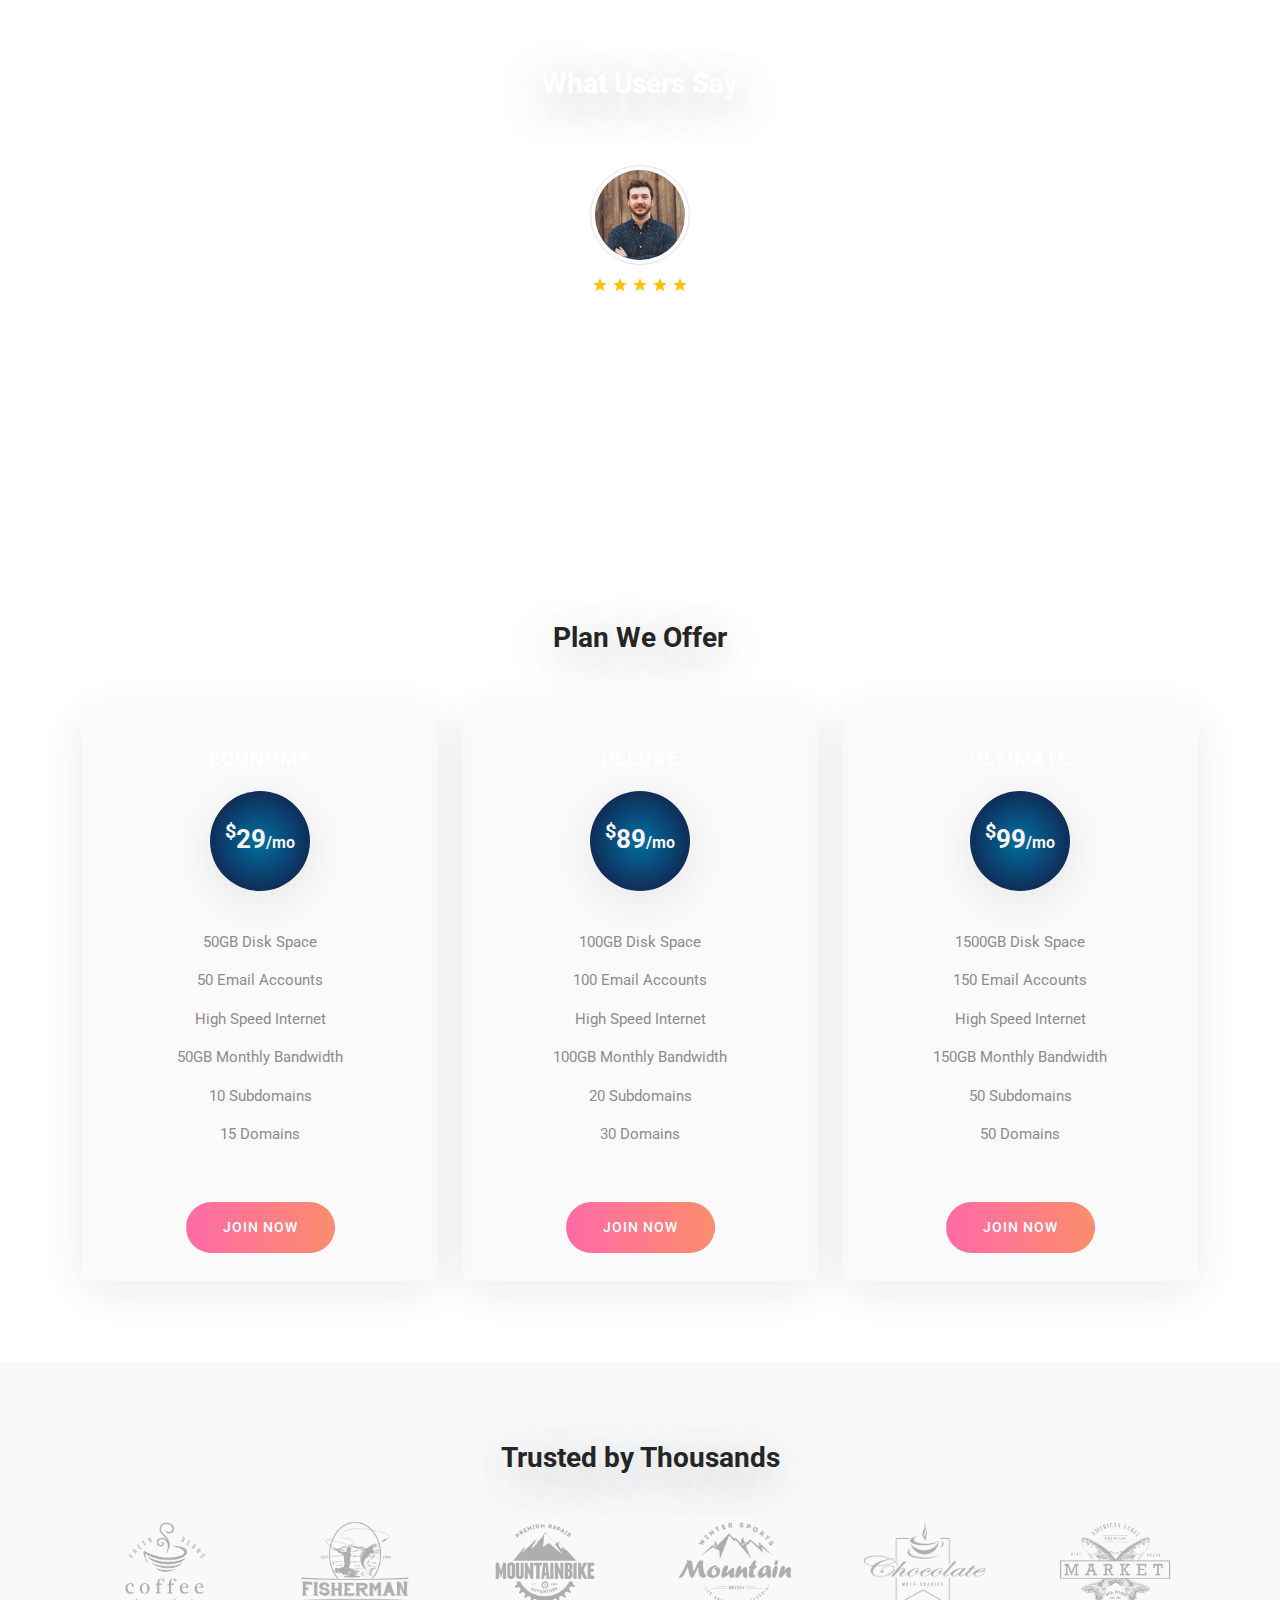
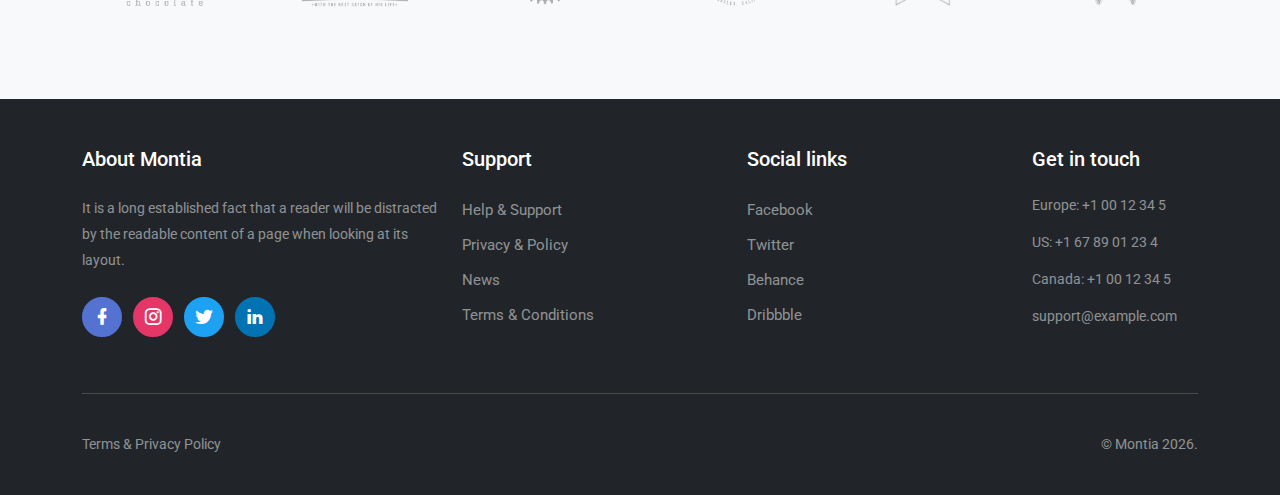
<file: Montia_v1.5.0/HTML/index-5.html>
<!DOCTYPE html>
<html lang="en">

    <head>
        <meta charset="utf-8">
        <meta name="viewport" content="width=device-width, initial-scale=1.0">
        <meta name="description" content="Responsive bootstrap landing template">
        <meta name="author" content="Themesbrand">

        <link rel="shortcut icon" href="images/favicon.ico">

        <title>Montia - Responsive Bootstrap 5 Landing Page </title>

        <!-- Google Fonts -->
        <link href="https://fonts.googleapis.com/css?family=Roboto:400,500,700" rel="stylesheet">

        <!-- Bootstrap core CSS -->
        <link href="css/bootstrap.min.css" rel="stylesheet">

        <!-- Bootstrap core CSS -->
        <link href="css/materialdesignicons.min.css" rel="stylesheet">
        <link href="css/mobiriseicons.css" rel="stylesheet">

        <!--Magnific popup -->
        <link rel="stylesheet" type="text/css" href="css/magnific-popup.css" />

        <!--Slider-->
        <link rel="stylesheet" href="css/owl.carousel.css" />
        <link rel="stylesheet" href="css/owl.theme.css" />
        <link rel="stylesheet" href="css/owl.transitions.css" />

        <!-- Custom styles for this template -->
        <link href="css/menu.css" rel="stylesheet">
        <link href="css/style.css" rel="stylesheet">

        <!--Template Color-->
        <link href="css/colors/default.css" rel="stylesheet">

    </head>

    <body>
        <!-- Navigation Bar-->
        <header id="topnav" class="defaultscroll fixed-top sticky">
            <div class="container">
                <!-- Logo container-->
                <div>
                    <a href="index.html" class="logo text-uppercase">
                        <img src="images/logo-light.png" alt="" class="logo-light" height="38" />
                        <img src="images/logo-dark.png" alt="" class="logo-dark" height="38" />
                    </a>
                </div>
                <!-- End Logo container-->
                <div class="menu-extras">
                    <div class="menu-item">
                        <!-- Mobile menu toggle-->
                        <a class="navbar-toggle">
                            <div class="lines">
                                <span></span>
                                <span></span>
                                <span></span>
                            </div>
                        </a>
                        <!-- End mobile menu toggle-->
                    </div>
                </div>
                <div id="navigation">
                    <!-- Navigation Menu-->
                    <ul class="navigation-menu">
                        <li class="has-submenu">
                            <a href="#home">Home</a>
                            <span class="menu-arrow"></span>
                            <ul class="submenu">
                                <li>
                                    <a href="index.html">Home Default </a>
                                </li>
                                <li>
                                    <a href="index-1.html"> Home Style - 1 </a>
                                </li>
                                <li class="has-submenu">
                                    <a href="index-2.html"> Home Style - 2 </a>
                                </li>
                                <li class="has-submenu">
                                    <a href="index-3.html"> Home Style - 3 </a>
                                </li>
                                <li class="has-submenu">
                                    <a href="index-4.html"> Home Style - 4 </a>
                                </li>
                                <li class="has-submenu">
                                    <a href="index-5.html"> Home Style - 5 </a>
                                </li>
                            </ul>
                        </li>
                        <li class="">
                            <a href="#features">features</a>
                        </li>
                        <li class="">
                            <a href="#pricing">Pricing</a>
                        </li>
                        <li class="has-submenu">
                            <a href="#">Pages</a>
                            <span class="menu-arrow"></span>

                            <ul class="submenu">
                                <li>
                                    <a href="about.html">About Us </a>
                                </li>
                                <li>
                                    <a href="contact.html">Contact Us</a>
                                </li>
                                <li class="has-submenu">
                                    <a href="services.html">Services</a>
                                </li>
                                <li class="has-submenu">
                                    <a href="login.html">Log In</a>
                                </li>
                                <li class="has-submenu">
                                    <a href="signup.html">Sign Up</a>
                                </li>
                                <li class="has-submenu">
                                    <a href="faq.html">FAQ</a>
                                </li>
                                <li class="has-submenu">
                                    <a href="job.html">Jobs</a>
                                </li>
                                <li class="has-submenu">
                                    <a href="#">Sub Menu</a>
                                    <span class="menu-arrow submenu-arrow"></span>
                                    <ul class="submenu">
                                        <li><a href="#">Sub Menu Item 1</a></li>
                                        <li><a href="#">Sub Menu Item 2</a></li>
                                    </ul>
                                </li>
                            </ul>
                        </li>
                        <li class="">
                            <a href="contact.html">Contact</a>
                        </li>

                        <li class="">
                            <a href="signup.html" class="btn-custom btn-rounded">Try it free</a>
                        </li>
                    </ul>
                </div>
            </div>
        </header>

        <!-- Home -->
        <section class="home-height-half bg-half-home-form" id="home">
            <div class="home-center">
                <div class="home-desc-center">
                    <div class="container">
                        <div class="row justify-content-center">
                            <div class="col-lg-10 text-center">
                                <h6 class="home-title text-white">Montia - A Beautiful Responsive Bootstrap 5 Landing Page Template</h6>
                                <p class="pt-4 home-sub-title text-white mx-auto">Lorem ipsum dolor sit amet, consectetuer adipiscing elit. Aenean commodo eget dolor Cum sociis natoque penatibus.</p>
                                <div class="pt-4">
                                    <a href="contact.html" class="btn btn-custom btn-rounded"><span>Contact Us</span></a>
                                    <a href="http://vimeo.com/99025203" class="video-play-icon-trigger text-white ms-2"><i class="mdi mdi-play"></i> <span> WATCH VIDEO</span></a>
                                </div>
                            </div>
                        </div>
                    </div>
                </div>
            </div>
        </section>
        <!-- Home end -->

       <!-- How do work -->
        <section class="section services-wrapper">
            <div class="container">
                <div class="row">
                    <div class="col-12 text-center">
                        <h3 class="title">How it work ?</h3>
                    </div>
                </div>
                <div class="row">
                    <div class="col-lg-4">
                        <div class="service-boxed">
                            <img src="images/icons/svg/Chart.svg" alt="service-icon-img" class="service-icon" />
                            <div class="service-body">
                                <h5>Pre-Planning</h5>
                                <p>
                                    Lorem ipsum dolor sit amet consectetuer adipiscing elit, Aenean commodo ligula eget dolor Aenean elight massa.
                                </p>
                            </div>
                        </div>
                    </div>
                    <div class="col-lg-4">
                        <div class="service-boxed">
                            <img src="images/icons/svg/Rainumbrella.svg" alt="service-icon-img" class="service-icon" />
                            <div class="service-body">
                                <h5>Perfect Design</h5>
                                <p>
                                    Lorem ipsum dolor sit amet consectetuer adipiscing elit, Aenean commodo ligula eget dolor Aenean elight massa.
                                </p>
                            </div>
                        </div>
                    </div>
                    <div class="col-lg-4">
                        <div class="service-boxed">
                            <img src="images/icons/svg/Dollarbag.svg" alt="service-icon-img" class="service-icon" />
                            <div class="service-body">
                                <h5>Communication</h5>
                                <p>
                                    Lorem ipsum dolor sit amet consectetuer adipiscing elit, Aenean/ commodo ligula eget dolor Aenean elight massa.
                                </p>
                            </div>
                        </div>
                    </div>
                </div>
            </div>
        </section>
        <!-- How do work end  -->

        <!-- More Features -->
        <section class="section bg-light" id="features">
            <div class="container">
                <div class="row">
                    <div class="col-12 text-center">
                        <h3 class="title">Awsome New Features</h3>
                    </div>
                </div>
                <div class="row justify-content-center pb-4">
                    <div class="col-lg-6 align-self-center">
                        <div>
                            <img src="images/icons/svg/Moviecam.svg" alt="" class="img-fluid mx-auto d-block">
                        </div>
                    </div>
                    <div class="col-lg-6 align-self-center">
                        <div class="more-features">
                            <i class="mbri-idea"></i>
                            <h4 class="pt-4">Fully Responsive Bootstrap</h4>
                            <p class="text-muted preference-subtitle mt-3 mb-0">Lorem ipsum dolor sit amet consectetuer adipiscing elit. Aenean commodo ligula eget dolor Aenean massa Lorem ipsum dolor sit amet.</p>

                            <p class="text-muted preference-subtitle mt-3 mb-0">Lorem ipsum dolor sit amet consectetuer adipiscing elit. Aenean commodo ligula eget dolor Aenean massa Lorem ipsum dolor sit amet.</p>

                            <a href="#" class="text-custom preference-more mt-4">Learn More.....</a>
                        </div>
                    </div>
                </div>
                <div class="row mt-4 justify-content-center">
                    <div class="col-lg-6 align-self-center">
                        <div class="more-features">
                            <i class="mbri-like"></i >
                            <h4 class="pt-4">Works on all platforms</h4>
                            <p class="text-muted preference-subtitle mt-3 mb-0">Lorem ipsum dolor sit amet consectetuer adipiscing elit. Aenean commodo ligula eget dolor Aenean massa Lorem ipsum dolor sit amet.</p>

                            <p class="text-muted preference-subtitle mt-3 mb-0">Lorem ipsum dolor sit amet consectetuer adipiscing elit. Aenean commodo ligula eget dolor Aenean massa Lorem ipsum dolor sit amet.</p>

                            <a href="#" class="text-custom preference-more mt-4">Learn More.....</a>
                        </div>
                    </div>
                    <div class="col-lg-6 align-self-center">
                        <div>
                            <img src="images/icons/svg/Paperdesk.svg" alt="" class="img-fluid mx-auto d-block">
                        </div>
                    </div>
                </div>    
            </div>
        </section>
        <!-- More Features end -->

        <!-- video -->
        <section class="section">
            <div class="container">
                <div class="row justify-content-center">
                    <div class="col-lg-6 col-md-6 me-auto align-self-center">
                        <div class="video-intro">
                            <article>
                                <h2 class="">Video For Landing Page</h2>
                                <p>Lorem ipsum dolor sit amet, consectetuer adipiscing elit. Aenean commodo ligula eget dolor. Aenean massa. Cum sociis natoque penatibus et magnis dis parturient montes, nascetur ridiculus mus. Donec quam felis, ultricies  pellentesque pretium</p>
                                <a href="signup.html" class="btn btn-custom btn-rounded mt-3">Try it free</a>
                            </article>
                        </div>
                    </div>
                    <div class="col-lg-6 col-md-6 align-self-center">
                        <div class="video-play-bar mt-4">
                            <a href="https://vimeo.com/109054393" class="video-play-icon-trigger"><i class="play-video-btn mdi mdi-play play-position"></i> </a>
                            <img src="images/Mac-Display-Mockup.jpg" alt="" class="img-fluid mx-auto d-block">
                        </div>
                    </div>
                </div>
            </div>
        </section>
        <!-- video end -->

        <!--cta -->
        <section class="section bg-cta">
            <div class="program-bg-overlay"></div>
            <div class="container">
                <div class="row justify-content-center" id="counter">
                    <div class="col-md-3 text-white text-center pt-3 pb-3" style="z-index: 0;">
                        <div class="counter-icon">
                            <i class="mbri-timer"></i>
                        </div>
                        <h1 class="counter-value" data-count="1200">0</h1>
                        <h4 class="counter-name">Working Hours</h4>
                    </div>

                    <div class="col-md-3 text-white text-center pt-3 pb-3" style="z-index: 0;">
                        <div class="counter-icon">
                            <i class="mbri-bookmark"></i>
                        </div>
                        <h1 class="counter-value" data-count="5000">10</h1>
                        <h4 class="counter-name">Reviewers</h4>
                    </div>

                    <div class="col-md-3 text-white text-center pt-3 pb-3" style="z-index: 0;">
                        <div class="counter-icon">
                            <i class="mbri-hot-cup"></i>
                        </div>
                        <h1 class="counter-value" data-count="5645">608</h1>
                        <h4 class="counter-name">Cups Of Coffee</h4>
                    </div>
                    <div class="col-md-3 text-white text-center pt-3 pb-3" style="z-index: 0;">
                        <div class="counter-icon">
                            <i class="mbri-database"></i>
                        </div>
                        <h1 class="counter-value" data-count="800">2</h1>
                        <h4 class="counter-name">App Download</h4>
                    </div>
                </div>
            </div>
        </section>
        <!--funfact end-->

        <!-- team -->
        <section class="section">
            <div class="container">
                <div class="row">
                    <div class="col-md-12">
                        <h3 class="title text-center">We Are The Best Team</h3>
                    </div>
                </div>
                <div class="row">
                    <div class="col-md-12">
                        <div id="team">
                            <div class="item">
                                <div class="team-box">
                                    <img src="images/team/team-1.jpg" alt="" class="img-fluid team-img">
                                    <div class="team-info">
                                        <div class="text-center">
                                            <h5 class="pt-3">James Nemeth</h5>
                                            <p class="text-uppercase text-muted"><small> Designer </small></p>
                                            <p class="team-desc">Lorem ipsum dolor sit amet rawt ut consectetuer adipiscing elit, sed diam nonummy nibh euismod tincidunt.</p>
                                        </div>
                                    </div>
                                </div>
                            </div>

                            <div class="item">
                                <div class="team-box">
                                    <img src="images/team/team-3.jpg" alt="" class="img-fluid team-img">
                                    <div class="team-info">
                                        <div class="text-center">
                                            <h5 class="pt-3">Terry Smith</h5>
                                            <p class="text-uppercase text-muted"><small>CEO / Founder </small></p>
                                            <p class="team-desc">Lorem ipsum dolor sit amet rawt ut consectetuer adipiscing elit, sed diam nonummy nibh euismod tincidunt.</p>
                                        </div>
                                    </div>
                                </div>
                            </div>

                            <div class="item">
                                <div class="team-box">
                                    <img src="images/team/team-5.jpg" alt="" class="img-fluid team-img">
                                    <div class="team-info">
                                        <div class="text-center">
                                            <h5 class="pt-3">Juliana Waddell</h5>
                                            <p class="text-uppercase text-muted"><small>Product </small></p>
                                            <p class="team-desc">Lorem ipsum dolor sit amet rawt ut consectetuer adipiscing elit, sed diam nonummy nibh euismod tincidunt.</p>
                                        </div>
                                    </div>
                                </div>
                            </div>

                            <div class="item">
                                <div class="team-box">
                                    <img src="images/team/team-2.jpg" alt="" class="img-fluid team-img">
                                    <div class="team-info">
                                        <div class="text-center">
                                            <h5 class="pt-3">Andrew Sparks</h5>
                                            <p class="text-uppercase text-muted"><small> Founder</small></p>
                                            <p class="team-desc">Lorem ipsum dolor sit amet rawt ut consectetuer adipiscing elit, sed diam nonummy nibh euismod tincidunt.</p>
                                        </div>
                                    </div>
                                </div>
                            </div>

                            <div class="item">
                                <div class="team-box">
                                    <img src="images/team/team-4.jpg" alt="" class="img-fluid team-img">
                                    <div class="team-info">
                                        <div class="text-center">
                                            <h5 class="pt-3">Jennifer Lawson</h5>
                                            <p class="text-uppercase text-muted"><small>Designer </small></p>
                                            <p class="team-desc">Lorem ipsum dolor sit amet rawt ut consectetuer adipiscing elit, sed diam nonummy nibh euismod tincidunt.</p>
                                        </div>
                                    </div>
                                </div>
                            </div>
                        </div>
                    </div>
                </div>
            </div>
        </section>
        <!-- Team end -->

        <!-- Subscribe form -->
        <section class="section bg-subscriber">
            <div class="container">
                <div class="row">
                    <div class="col-md-12">
                        <h3 class="title text-center text-white">SUBSCRIBE & GET AWSOME UPDATE</h3>
                    </div>
                </div>
                <div class="row">
                    <div class="col-md-12">
                        <div class="text-center search-form">
                            <form action="#">
                                <input type="text" placeholder="Enter Email Address Email">
                                <button type="submit" class="btn btn-custom">Subscribe</button>
                            </form>
                        </div>
                    </div>
                </div>
            </div>
        </section>
        <!-- Subscribe form end  -->

        <!-- More features -->
        <section class="section bg-light">
            <div class="container">
                <div class="row">
                    <div class="col-md-12">
                        <h3 class="title text-center">Amazing Features</h3>
                    </div>
                </div>
                <div class="row">
                    <div class="col-lg-6 col-md-12 me-auto">
                        <div>
                            <div class="feauters-box d-flex mt-2">
                                <i class="mbri-wifi"></i>
                                <div class="feauters-content">
                                    <h5 class="feauters-title">Easy & secure access</h5>
                                    <p class="feauters-subtitle text-muted pt-2">Nam auctor porta metus ultricies pretium. Cras lacus erat, commodo nec finibus in, pulvinar sit amet nisi.</p>
                                </div>
                            </div>
                            <div class="feauters-box d-flex mt-2">
                                <i class="mbri-music"></i>
                                <div class="feauters-content">
                                    <h5 class="feauters-title">Easy and free to paid</h5>
                                    <p class="feauters-subtitle text-muted pt-2"> Nam auctor porta metus ultricies pretium. Cras lacus erat, commodo nec finibus in, pulvinar sit amet nisi. </p>
                                </div>
                            </div>
                            <div class="feauters-box d-flex mt-2">
                                <i class="mbri-share"></i>
                                <div class="feauters-content">
                                    <h5 class="feauters-title"> Fast Easy and Secure</h5>
                                    <p class="feauters-subtitle text-muted pt-2">Nam auctor porta metus ultricies pretium. Cras lacus erat, commodo nec finibus in, pulvinar sit amet nisi.</p>
                                </div>
                            </div>
                        </div>
                    </div>
                    <div class="col-lg-6 col-md-12 ps-0 pe-0">
                        <img src="images/macbook.png" alt="" class="img-fluid m-l-auto">
                    </div>
                </div>
            </div>
        </section>
        <!-- More features end -->

        <!-- Testimonial -->
        <section class="section bg-gradient">
            <div class="container">
                <div class="row">
                    <div class="col-12 text-center">
                        <h3 class="title text-white mb-5">What Users Say </h3>
                    </div>
                </div>

                <div class="row justify-content-center">
                    <div class="col-lg-8 owl-carousel owl-theme" id="owl-demo">
                        <div class="item">
                            <div class="p-3 text-center testimonial-box">
                                <div class="testi-img">
                                    <img src="images/users/user-1.jpg" alt="" class="img-fluid mx-auto d-block img-thumbnail rounded-circle">
                                </div>
                                <p class="testi-rate mt-2 mb-1">
                                    <i class="mdi mdi-star text-warning"></i>
                                    <i class="mdi mdi-star text-warning"></i>
                                    <i class="mdi mdi-star text-warning"></i>
                                    <i class="mdi mdi-star text-warning"></i>
                                    <i class="mdi mdi-star text-warning"></i>
                                </p>
                                <div class="testi-desc text-white">
                                    <h5 class="fw-bold">Steven Dugas</h5>
                                    <p class="text-white mt-3">"Lorem ipsum dolor sit amet, sed do eiusmod tempor incididunt ut labore et dolore magna aliqua.Lorem ipsum dolor sit amet."</p>
                                </div>
                            </div>
                        </div>
                        <div class="item">
                            <div class="p-3 text-center testimonial-box">
                                <div class="testi-img">
                                    <img src="images/users/user-2.jpg" alt="" class="img-fluid mx-auto d-block img-thumbnail rounded-circle">
                                </div>
                                <p class="testi-rate mt-2 mb-1">
                                    <i class="mdi mdi-star text-warning"></i>
                                    <i class="mdi mdi-star text-warning"></i>
                                    <i class="mdi mdi-star text-warning"></i>
                                    <i class="mdi mdi-star text-warning"></i>
                                    <i class="mdi mdi-star text-warning"></i>
                                </p>
                                <div class="testi-desc">
                                    <h5 class="fw-bold text-white">Lioyd Brewer</h5>
                                    <p class="text-white mt-3">"Lorem ipsum dolor sit amet, sed do eiusmod tempor incididunt ut labore et dolore magna aliqua.Lorem ipsum dolor sit amet."</p>
                                </div>
                            </div>
                        </div>
                        <div class="item">
                            <div class="p-3 text-center testimonial-box">
                                <div class="testi-img">
                                    <img src="images/users/user-3.jpg" alt="" class="img-fluid mx-auto d-block img-thumbnail rounded-circle">
                                </div>
                                <p class="testi-rate mt-2 mb-1">
                                    <i class="mdi mdi-star text-warning"></i>
                                    <i class="mdi mdi-star text-warning"></i>
                                    <i class="mdi mdi-star text-warning"></i>
                                    <i class="mdi mdi-star text-warning"></i>
                                    <i class="mdi mdi-star text-warning"></i>
                                </p>
                                <div class="testi-desc">
                                    <h5 class="fw-bold text-white">Johnie Reveles</h5>
                                    <p class="text-white mt-3">"Lorem ipsum dolor sit amet, sed do eiusmod tempor incididunt ut labore et dolore magna aliqua.Lorem ipsum dolor sit amet."</p>
                                </div>
                            </div>
                        </div>
                    </div>
                </div>
            </div>
        </section>
        <!-- Testimonial -->

        <!-- Pricing -->
        <section class="section" id="pricing">
            <div class="container">
                <div class="row">
                    <div class="col-12 text-center">
                        <h3 class="title">Plan We Offer</h3>
                    </div>
                </div>
                <div class="row">
                    <div class="col-lg-4">
                        <div class="program-box mt-3">
                            <div class="program-image">
                                <div class="program-bg-overlay program-bgoverlay-1"></div>
                                <h4 class="text-white text-center heading-price">ECONOMY</h4>
                            </div>
                            <div class="process-icon text-center mx-auto">
                                <p class="price-tag-size"><sup>$</sup>29<span>/mo </span></p>
                            </div>
                            <div class="p-3 text-center">
                                <!-- <h5 class="text-uppercase fw-bold pt-3">Ios Swift</h5> -->
                                <ul class="mb-0 list-inline mt-4 program-list">
                                    <li class="">50GB Disk Space</li>
                                    <li class="">50 Email Accounts</li>
                                    <li class="">High Speed Internet</li>
                                    <li class="">50GB Monthly Bandwidth</li>
                                    <li class="">10 subdomains</li>
                                    <li class="">15 Domains</li>
                                </ul>
                            </div>
                            <div class="text-center">
                                <a href="#" class="btn btn-custom btn-rounded text-uppercase mt-4">Join Now</a>
                            </div>
                        </div>
                    </div>
                    <div class="col-lg-4">
                        <div class="program-box mt-3">
                            <div class="program-image">
                                <div class="program-bg-overlay program-bgoverlay-2"></div>
                                <h4 class="text-white text-center heading-price">DELUXE</h4>
                            </div>
                            <div class="process-icon text-center mx-auto">
                                <p class="price-tag-size"><sup>$</sup>89<span>/mo </span></p>
                            </div>
                            <div class="p-3 text-center">
                                <!-- <h5 class="text-uppercase fw-bold pt-3">Ruby on rails</h5> -->
                                <ul class="mb-0 list-inline mt-4 program-list">
                                    <li class="">100GB Disk Space</li>
                                    <li class="">100 Email Accounts</li>
                                    <li class="">High Speed Internet</li>
                                    <li class="">100GB Monthly Bandwidth</li>
                                    <li class="">20 subdomains</li>
                                    <li class="">30 Domains</li>
                                </ul>
                            </div>
                            <div class="text-center pt-4">
                                <a href="#" class="btn btn-custom btn-rounded text-uppercase">Join Now</a>
                            </div>
                        </div>
                    </div>
                    <div class="col-lg-4">
                        <div class="program-box mt-3">
                            <div class="program-image">
                                <div class="program-bg-overlay program-bgoverlay-3"></div>
                                <h4 class="text-white text-center heading-price">ULTIMATE</h4>
                            </div>
                            <div class="process-icon text-center mx-auto">
                                <p class="price-tag-size"><sup>$</sup>99<span>/mo </span></p>
                            </div>
                            <div class="p-3 text-center">
                                <!-- <h5 class="text-uppercase fw-bold pt-3">Python</h5> -->
                                <ul class="mb-0 list-inline mt-4 program-list">
                                    <li class="">1500GB Disk Space</li>
                                    <li class="">150 Email Accounts</li>
                                    <li class="">High Speed Internet</li>
                                    <li class="">150GB Monthly Bandwidth</li>
                                    <li class="">50 subdomains</li>
                                    <li class="">50 Domains</li>
                                </ul>
                            </div>
                            <div class="text-center pt-4">
                                <a href="#" class="btn btn-custom btn-rounded text-uppercase">Join Now</a>
                            </div>
                        </div>
                    </div>
                </div>
            </div>
        </section>
        <!-- Pricing end -->

        <!-- Client Slider -->
        <section class="section bg-light">
            <div class="container">
                <div class="row">
                    <div class="col-12 text-center">
                        <h3 class="title">Trusted by Thousands</h3>
                    </div>
                </div>
                <div class="row">
                    <div class="col-lg-2">
                        <div class="client-images">
                            <img src="images/clients/1.png" alt="logo-img" class="mx-auto img-fluid d-block">
                        </div>
                    </div>
                    <!-- slider item -->
                    <div class="col-lg-2">
                        <div class="client-images">
                            <img src="images/clients/2.png" alt="logo-img" class="mx-auto img-fluid d-block">
                        </div>
                    </div>
                    <!-- slider item -->
                    <div class="col-lg-2">
                        <div class="client-images">
                            <img src="images/clients/3.png" alt="logo-img" class="mx-auto img-fluid d-block">
                        </div>
                    </div>
                    <!-- slider item -->
                    <div class="col-lg-2">
                        <div class="client-images">
                            <img src="images/clients/4.png" alt="logo-img" class="mx-auto img-fluid d-block">
                        </div>
                    </div>
                    <!-- slider item -->
                    <div class="col-lg-2">
                        <div class="client-images">
                            <img src="images/clients/5.png" alt="logo-img" class="mx-auto img-fluid d-block">
                        </div>
                    </div>
                    <!-- slider item -->
                    <div class="col-lg-2">
                        <div class="client-images">
                            <img src="images/clients/6.png" alt="logo-img" class="mx-auto img-fluid d-block">
                        </div>
                    </div>
                    <!-- slider item -->
                </div>
            </div>
        </section>
        <!-- Client Slider end-->

        <!-- Footer -->
        <section class="bg-dark footer" id="contact">
            <div class="container">
                <div class="row pt-5">
                    <div class="col-lg-4">
                        <h5 class="text-white footer-title ">About Montia</h5>
                        <div class="mt-4">
                            <p class="footer-desc">It is a long established fact that a reader will be distracted by the readable content of a page when looking at its layout.</p>
                        </div>
                        <div class="mt-4">
                            <ul class="text-white footer-social d-flex">
                                <li class="me-2"><a href="#"><i class="mdi mdi-facebook facebook"></i></a></li>
                                <li class="me-2"><a href="#"><i class="mdi mdi-instagram instagram"></i></a></li>
                                <li class="me-2"><a href="#"><i class="mdi mdi-twitter twitter"></i></a></li>
                                <li class="me-2"><a href="#"><i class="mdi mdi-linkedin linkedin"></i></a></li>
                            </ul>
                        </div>
                    </div>
                    <div class="col-lg-3">
                        <h5 class="text-white footer-title">Support</h5>
                        <div class="mt-4">
                            <ul class="text-white footer-list">
                                <li><a href="#">Help & Support</a></li>
                                <li><a href="#">Privacy & Policy</a></li>
                                <li><a href="#">News</a></li>
                                <li><a href="#">Terms & Conditions</a></li>
                            </ul>
                        </div>
                    </div>
                    <div class="col-lg-3">
                        <h5 class="text-white footer-title">Social links</h5>
                        <div class="mt-4">
                            <ul class="footer-list">
                                <li><a href="#">Facebook</a></li>
                                <li><a href="#">Twitter</a></li>
                                <li><a href="#">Behance</a></li>
                                <li><a href="#">Dribbble</a></li>
                            </ul>
                        </div>
                    </div>
                    <div class="col-lg-2">
                        <h5 class="text-white footer-title">Get in touch</h5>
                        <div class="mt-4">
                            <p>Europe: +1 00 12 34 5</p>
                            <p>US: +1 67 89 01 23 4</p>
                            <p>Canada: +1 00 12 34 5</p>
                            <p>support@example.com</p>
                        </div>
                    </div>
                </div>
                <div class="footer-border"></div>
                <div class="row pb-4">
                    <div class="col-lg-12">
                        <div class="float-end pull-none">
                            <p class="mb-0">© Montia <script>document.write(new Date().getFullYear())</script>.</p>
                        </div>
                        <div class="float-start pull-none">
                            <p class="footer-terms"><a href="#">Terms</a> & <a href="#">Privacy Policy </a></p>
                        </div>
                    </div>
                </div>
            </div>
        </section>
        <!-- Footer end -->


        <!-- js placed at the end of the document so the pages load faster -->
        <script src="js/jquery.min.js"></script>
        <script src="js/popper.min.js"></script>
        <script src="js/bootstrap.bundle.min.js"></script>
        <script src="js/jquery.easing.min.js"></script>
        <script src="js/jquery.magnific-popup.min.js" type="text/javascript"></script>
        <script src="js/owl.carousel.min.js" type="text/javascript"></script>
        <script src="js/waypoints.min.js"></script>
        <script src="js/jquery.counterup.min.js"></script>
        <!--common script for all pages-->
        <script src="js/jquery.app.js"></script>
        <script type="text/javascript">
            var a = 0;
            $(window).scroll(function() {
                var oTop = $('#counter').offset().top - window.innerHeight;
                if (a == 0 && $(window).scrollTop() > oTop) {
                    $('.counter-value').each(function() {
                        var $this = $(this),
                            countTo = $this.attr('data-count');
                        $({
                            countNum: $this.text()
                        }).animate({
                                countNum: countTo
                            },

                            {
                                duration: 2000,
                                easing: 'swing',
                                step: function() {
                                    $this.text(Math.floor(this.countNum));
                                },
                                complete: function() {
                                    $this.text(this.countNum);
                                    //alert('finished');
                                }

                            });
                    });
                    a = 1;
                }
            });
        </script>
    </body>

</html>
</file>
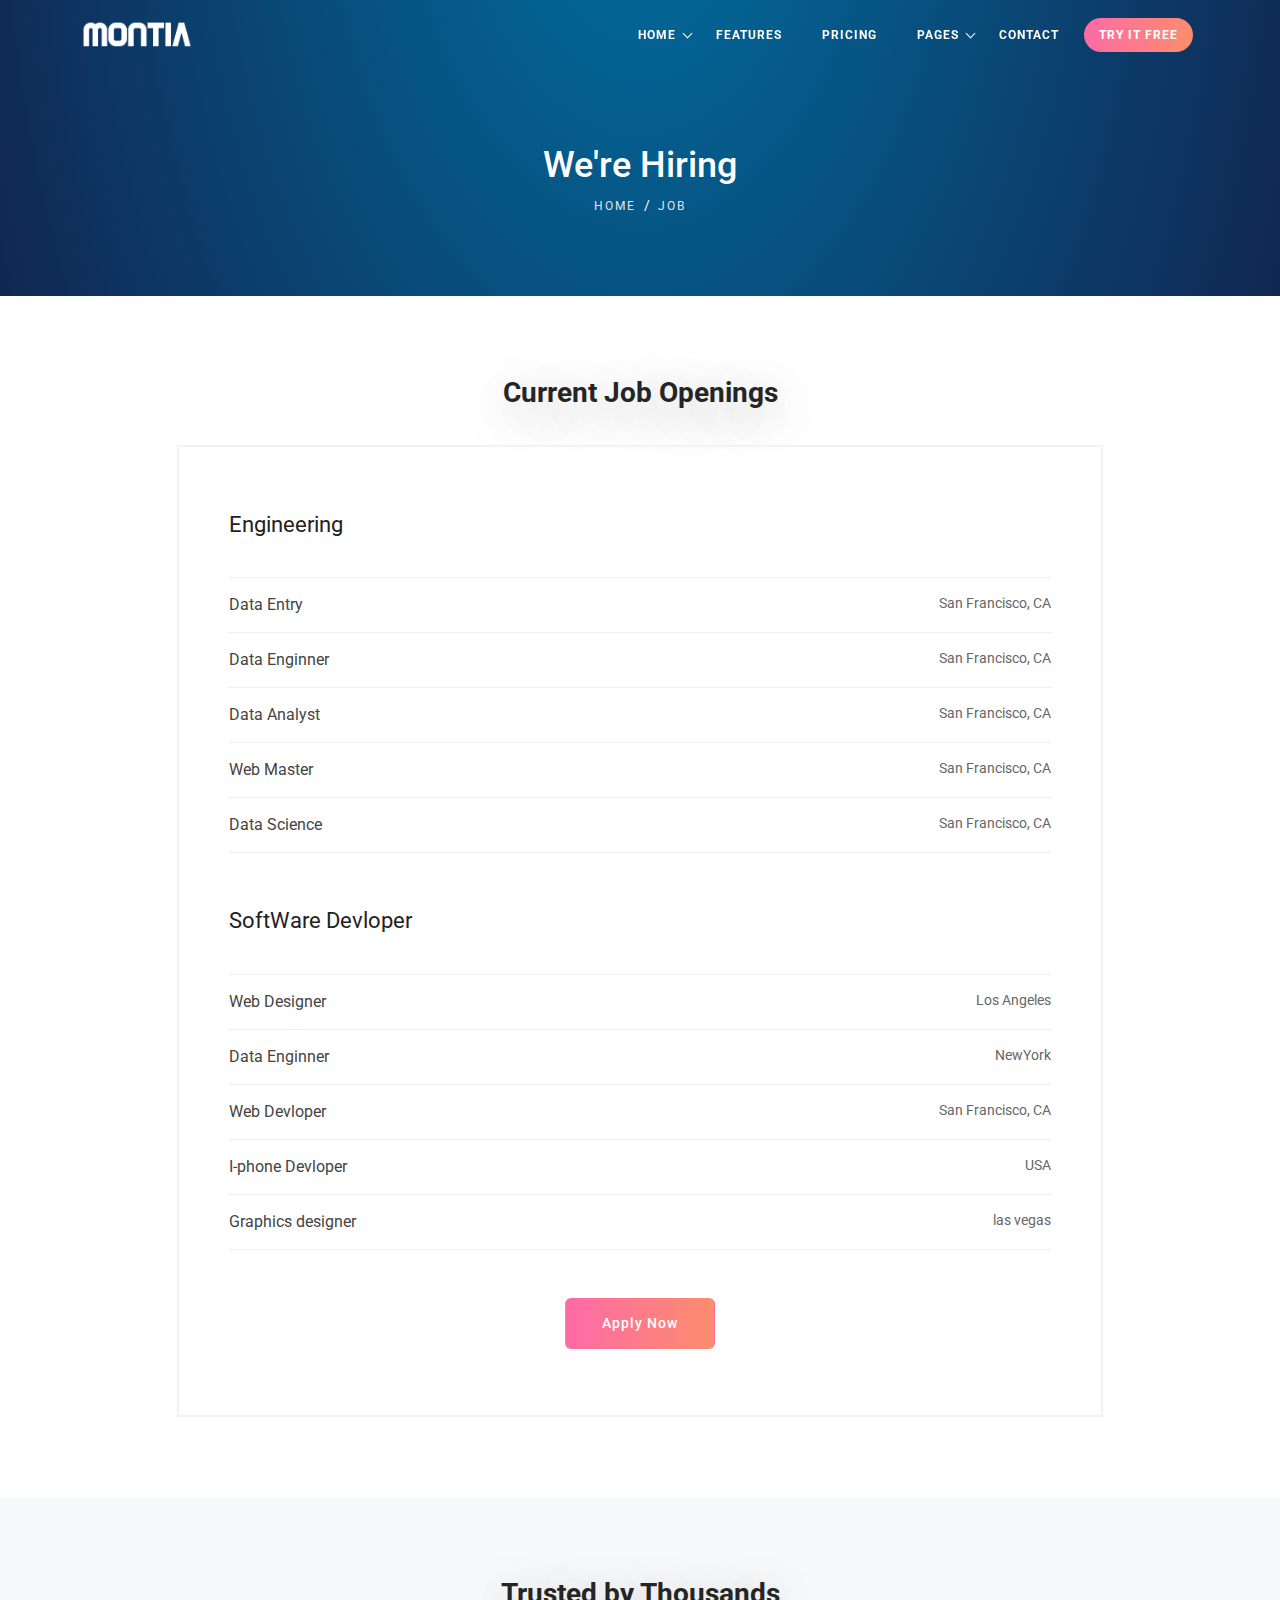
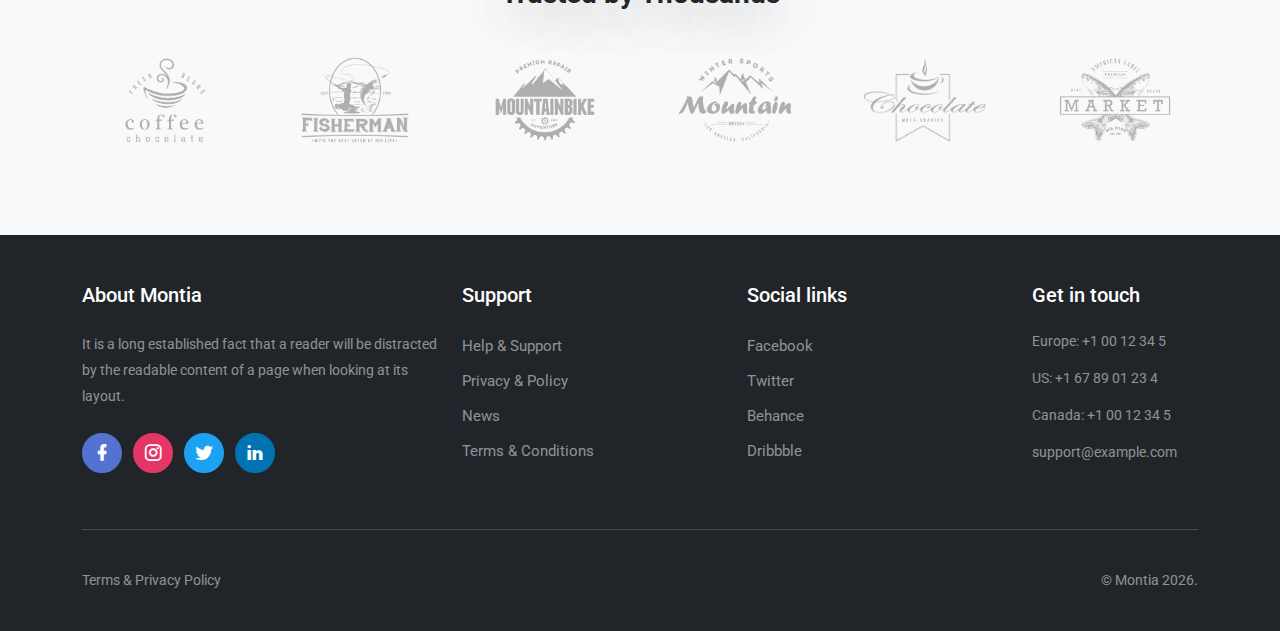
<file: Montia_v1.5.0/HTML/job.html>
<!DOCTYPE html>
<html lang="en">

<head>
    <meta charset="utf-8">
    <meta name="viewport" content="width=device-width, initial-scale=1.0">
    <meta name="description" content="Responsive bootstrap landing template">
    <meta name="author" content="Themesdesign">

    <link rel="shortcut icon" href="images/favicon.ico">

    <title>Montia - Responsive Bootstrap 5 Landing Page </title>

    <!-- Google Fonts -->
    <link href="https://fonts.googleapis.com/css?family=Roboto:400,500,700" rel="stylesheet">

    <!-- Bootstrap core CSS -->
    <link href="css/bootstrap.min.css" rel="stylesheet">

    <!-- Bootstrap core CSS -->
    <link href="css/materialdesignicons.min.css" rel="stylesheet">
    <link href="css/mobiriseicons.css" rel="stylesheet">

    <!--Magnific popup -->
    <link rel="stylesheet" type="text/css" href="css/magnific-popup.css" />

    <!--Slider-->
    <link rel="stylesheet" href="css/owl.carousel.css" />
    <link rel="stylesheet" href="css/owl.theme.css" />
    <link rel="stylesheet" href="css/owl.transitions.css" />

    <!-- Custom styles for this template -->
    <link href="css/menu.css" rel="stylesheet">
    <link href="css/style.css" rel="stylesheet">

    <!--Template Color-->
    <link href="css/colors/default.css" rel="stylesheet">

</head>

    <body>
        <!-- Navigation Bar-->
        <header id="topnav" class="defaultscroll fixed-top sticky">
            <div class="container">
                <!-- Logo container-->
                <div>
                    <a href="index.html" class="logo text-uppercase">
                        <img src="images/logo-light.png" alt="" class="logo-light" height="38" />
                        <img src="images/logo-dark.png" alt="" class="logo-dark" height="38" />
                    </a>
                </div>
                <!-- End Logo container-->
                <div class="menu-extras">
                    <div class="menu-item">
                        <!-- Mobile menu toggle-->
                        <a class="navbar-toggle">
                            <div class="lines">
                                <span></span>
                                <span></span>
                                <span></span>
                            </div>
                        </a>
                        <!-- End mobile menu toggle-->
                    </div>
                </div>
                <div id="navigation">
                    <!-- Navigation Menu-->
                    <ul class="navigation-menu">
                        <li class="has-submenu">
                            <a href="#home">Home</a>
                             <span class="menu-arrow"></span>
                            <ul class="submenu">
                                <li>
                                    <a href="index.html">Home Default </a>
                                </li>
                                <li>
                                    <a href="index-1.html"> Home Style - 1 </a>
                                </li>
                                <li class="has-submenu">
                                    <a href="index-2.html"> Home Style - 2 </a>                                               
                                </li>
                                <li class="has-submenu">
                                    <a href="index-3.html"> Home Style - 3 </a>                                               
                                </li>
                                <li class="has-submenu">
                                    <a href="index-4.html"> Home Style - 4 </a>                                               
                                </li>
                                <li class="has-submenu">
                                    <a href="index-5.html"> Home Style - 5 </a>                                               
                                </li>                                                                                    
                            </ul>
                        </li>   
                        <li class="">
                            <a href="index.html#features">features</a>
                        </li>
                        <li class="">
                            <a href="index.html#Pricing">Pricing</a>
                        </li>
                        <li class="has-submenu">
                            <a href="javascript:void(0);">Pages</a>
                            <span class="menu-arrow"></span>

                            <ul class="submenu">
                                <li>
                                    <a href="about.html">About Us </a>
                                </li>
                                <li>
                                    <a href="contact.html">Contact Us</a>
                                </li>
                                <li>
                                    <a href="services.html">Services</a>
                                </li>
                                <li class="has-submenu">
                                    <a href="login.html">Log In</a>                                               
                                </li>
                                <li class="has-submenu">
                                    <a href="signup.html">Sign Up</a>                                               
                                </li>
                                <li class="has-submenu">
                                    <a href="faq.html">FAQ</a>                                
                                </li>
                                <li class="has-submenu">
                                    <a href="job.html">Jobs</a>
                                </li>
                                <li class="has-submenu">
                                    <a href="job.html">Sub Menu</a>
                                    <span class="menu-arrow submenu-arrow"></span>
                                    <ul class="submenu">
                                        <li><a href="javascript:void(0);">Sub Menu Item 1</a></li>
                                        <li><a href="javascript:void(0);">Sub Menu Item 2</a></li>
                                    </ul>
                                </li>
                            </ul>
                        </li>
                        <li class="">
                            <a href="contact.html">Contact</a>
                        </li>

                        <li class="">
                            <a href="signup.html" class="btn-custom btn-rounded">Try it free</a>
                        </li>
                    </ul>
                </div>
            </div>
        </header>
        

        <!-- home start -->
        <section class="section bg-sub-page-home">
            <div class="bg-overlay"></div>
            <div class="container">
                <div class="row">
                    <div class="col-md-12 pt-5 page-next-level text-center">
                        <h4 class="pt-3">We're Hiring</h4>
                        <div class="page-next text-light"> <a href="index.html">Home</a>/<span>Job</span> </div>
                    </div>                    
                </div>
            </div>
        </section>
        <!-- home end -->

        <!-- Job -->
        <section class="section">
            <div class="container">
                <div class="row">
                    <div class="col-lg-12 col-md-12">
                        <h3 class="title text-center">Current Job Openings</h3>
                    </div>
                </div>
                <div class="row justify-content-center">
                    <div class="col-md-10">
                        <div class="job-post-inner">
                            <div class="job-box">
                                <ul>
                                    <li>                                        
                                        <h4 class="job-title pb-3 fw-normal">Engineering</h4>
                                    </li>
                                    <li>
                                        <a href="#">  Data Entry </a>
                                        <span class="post-right">San Francisco, CA</span>
                                    </li>
                                    <li>
                                        <a href="#"> Data Enginner </a>
                                        <span class="post-right">San Francisco, CA</span>
                                    </li>
                                    <li>
                                        <a href="#"> Data Analyst </a>
                                        <span class="post-right">San Francisco, CA</span>
                                    </li>
                                    <li>
                                        <a href="#"> Web Master </a>
                                        <span class="post-right">San Francisco, CA</span>
                                    </li>
                                    <li>
                                        <a href="#"> Data Science </a>
                                        <span class="post-right">San Francisco, CA</span>
                                    </li>
                                </ul>
                            </div>
                            <div class="job-box pt-4">
                                <ul>
                                    <li>                                        
                                        <h4 class="job-title pb-3 fw-normal">SoftWare Devloper</h4>
                                    </li>
                                    <li>
                                        <a href="#">  Web Designer </a>
                                        <span class="post-right">Los Angeles</span>
                                    </li>
                                    <li>
                                        <a href="#"> Data Enginner </a>
                                        <span class="post-right">NewYork</span>
                                    </li>
                                    <li>
                                        <a href="#"> Web Devloper </a>
                                        <span class="post-right">San Francisco, CA</span>
                                    </li>
                                    <li>
                                        <a href="#"> I-phone Devloper </a>
                                        <span class="post-right">USA</span>
                                    </li>
                                    <li>
                                        <a href="#"> Graphics designer </a>
                                        <span class="post-right">las vegas</span>
                                    </li>
                                    <div class="pt-5 text-center">
                                        <a href="#" class="btn btn-custom">Apply Now</a>
                                    </div>
                                </ul>
                            </div>
                        </div>
                    </div>
                </div>
            </div>
        </section>
        <!-- Job end -->

        <!-- client slider -->
        <section class="section bg-light">
            <div class="container">
                <div class="row">
                    <div class="col-12 text-center">
                        <h3 class="title">Trusted by Thousands</h3>
                    </div>
                </div>
                <div class="row">
                    <div class="col-lg-2">
                        <div class="client-images">
                            <img src="images/clients/1.png" alt="logo-img" class="mx-auto img-fluid d-block">
                        </div>
                    </div>
                    <!-- slider item -->
                    <div class="col-lg-2">
                        <div class="client-images">
                            <img src="images/clients/2.png" alt="logo-img" class="mx-auto img-fluid d-block">
                        </div>
                    </div>
                    <!-- slider item -->
                    <div class="col-lg-2">
                        <div class="client-images">
                            <img src="images/clients/3.png" alt="logo-img" class="mx-auto img-fluid d-block">
                        </div>
                    </div>
                    <!-- slider item -->
                    <div class="col-lg-2">
                        <div class="client-images">
                            <img src="images/clients/4.png" alt="logo-img" class="mx-auto img-fluid d-block">
                        </div>
                    </div>
                    <!-- slider item -->
                    <div class="col-lg-2">
                        <div class="client-images">
                            <img src="images/clients/5.png" alt="logo-img" class="mx-auto img-fluid d-block">
                        </div>
                    </div>
                    <!-- slider item -->
                    <div class="col-lg-2">
                        <div class="client-images">
                            <img src="images/clients/6.png" alt="logo-img" class="mx-auto img-fluid d-block">
                        </div>
                    </div>
                    <!-- slider item -->
                </div>
            </div>
        </section>
        <!-- client slider end-->

        <!-- Footer -->
        <section class="bg-dark footer" id="contact">
            <div class="container">
                <div class="row pt-5">
                    <div class="col-lg-4">
                        <h5 class="text-white footer-title ">About Montia</h5>
                        <div class="mt-4">
                            <p class="footer-desc">It is a long established fact that a reader will be distracted by the readable content of a page when looking at its layout.</p>
                        </div>
                        <div class="mt-4">
                            <ul class="text-white footer-social d-flex">
                                <li class="me-2"><a href="#"><i class="mdi mdi-facebook facebook"></i></a></li>
                                <li class="me-2"><a href="#"><i class="mdi mdi-instagram instagram"></i></a></li>
                                <li class="me-2"><a href="#"><i class="mdi mdi-twitter twitter"></i></a></li>
                                <li class="me-2"><a href="#"><i class="mdi mdi-linkedin linkedin"></i></a></li>
                            </ul>
                        </div>
                    </div>
                    <div class="col-lg-3">
                        <h5 class="text-white footer-title">Support</h5>
                        <div class="mt-4">
                            <ul class="text-white footer-list">
                                <li><a href="#">Help & Support</a></li>
                                <li><a href="#">Privacy & Policy</a></li>
                                <li><a href="#">News</a></li>
                                <li><a href="#">Terms & Conditions</a></li>
                            </ul>
                        </div>
                    </div>
                    <div class="col-lg-3">
                        <h5 class="text-white footer-title">Social links</h5>
                        <div class="mt-4">
                            <ul class="footer-list">
                                <li><a href="#">Facebook</a></li>
                                <li><a href="#">Twitter</a></li>
                                <li><a href="#">Behance</a></li>
                                <li><a href="#">Dribbble</a></li>
                            </ul>
                        </div>
                    </div>
                    <div class="col-lg-2">
                        <h5 class="text-white footer-title">Get in touch</h5>
                        <div class="mt-4">
                            <p>Europe: +1 00 12 34 5</p>
                            <p>US: +1 67 89 01 23 4</p>
                            <p>Canada: +1 00 12 34 5</p>
                            <p>support@example.com</p>
                        </div>
                    </div>
                </div>
                <div class="footer-border"></div>
                <div class="row pb-4">
                    <div class="col-lg-12">
                        <div class="float-end pull-none">
                            <p class="mb-0">© Montia <script>document.write(new Date().getFullYear())</script>.</p>
                        </div>
                        <div class="float-start pull-none">
                            <p class="footer-terms"><a href="#">Terms</a> & <a href="#">Privacy Policy </a></p>
                        </div>
                    </div>
                </div>
            </div>
        </section>
        <!-- Footer end -->

        <!-- js placed at the end of the document so the pages load faster -->
        <script src="js/jquery.min.js"></script>
        <script src="js/popper.min.js"></script>
        <script src="js/bootstrap.bundle.min.js"></script>
        <script src="js/jquery.easing.min.js"></script>
        <script src="js/jquery.magnific-popup.min.js" type="text/javascript"></script>
        <script src="js/owl.carousel.min.js" type="text/javascript"></script>
        <!--common script for all pages-->
        <script src="js/jquery.app.js"></script>
    </body>

</html>
</file>
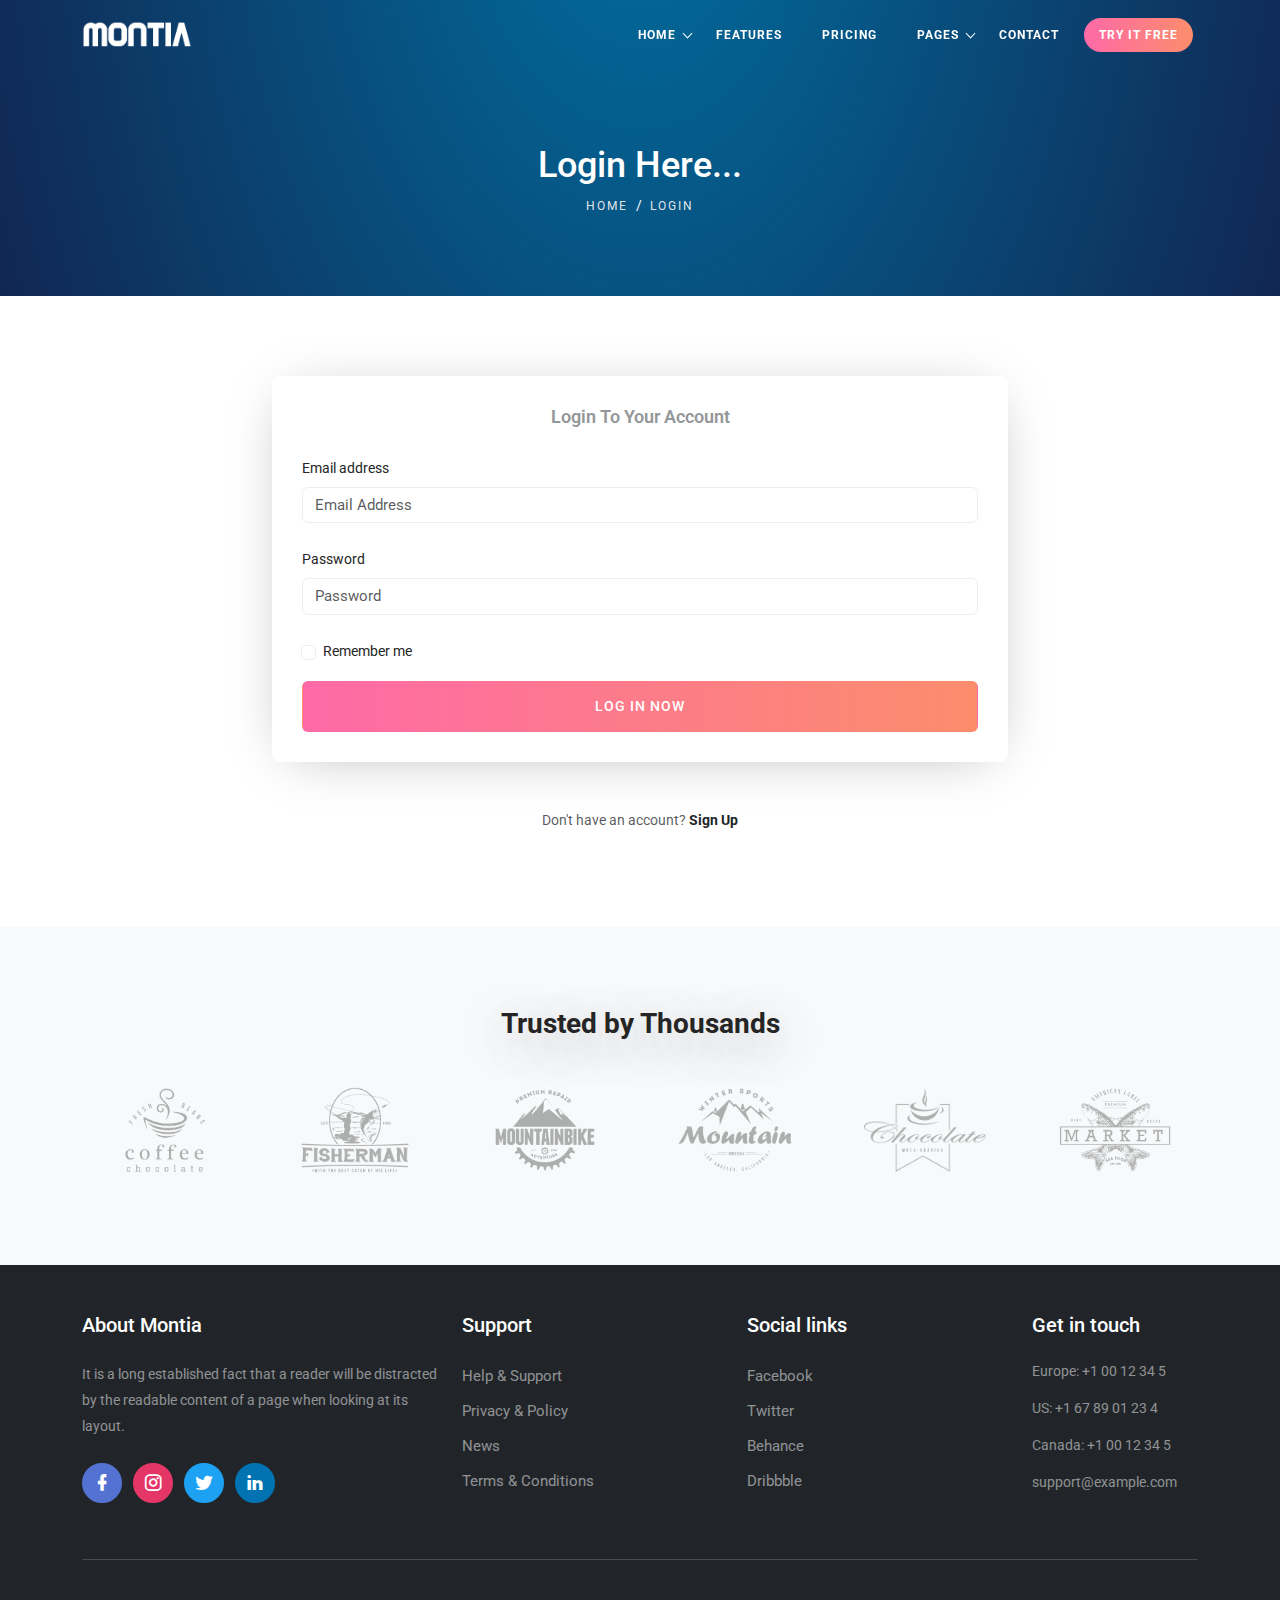
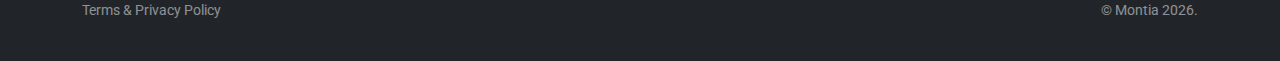
<file: Montia_v1.5.0/HTML/login.html>
<!DOCTYPE html>
<html lang="en">

<head>
    <meta charset="utf-8">
    <meta name="viewport" content="width=device-width, initial-scale=1.0">
    <meta name="description" content="Responsive bootstrap landing template">
    <meta name="author" content="Themesdesign">

    <link rel="shortcut icon" href="images/favicon.ico">

    <title>Montia - Responsive Bootstrap 4 Landing Page </title>

    <!-- Google Fonts -->
    <link href="https://fonts.googleapis.com/css?family=Roboto:400,500,700" rel="stylesheet">

    <!-- Bootstrap core CSS -->
    <link href="css/bootstrap.min.css" rel="stylesheet">

    <!-- Bootstrap core CSS -->
    <link href="css/materialdesignicons.min.css" rel="stylesheet">
    <link href="css/mobiriseicons.css" rel="stylesheet">

    <!--Magnific popup -->
    <link rel="stylesheet" type="text/css" href="css/magnific-popup.css" />

    <!--Slider-->
    <link rel="stylesheet" href="css/owl.carousel.css" />
    <link rel="stylesheet" href="css/owl.theme.css" />
    <link rel="stylesheet" href="css/owl.transitions.css" />

    <!-- Custom styles for this template -->
    <link href="css/menu.css" rel="stylesheet">
    <link href="css/style.css" rel="stylesheet">

    <!--Template Color-->
    <link href="css/colors/default.css" rel="stylesheet">

</head>

<body>
    <!-- Navigation Bar-->
    <header id="topnav" class="defaultscroll fixed-top sticky">
        <div class="container">
            <!-- Logo container-->
            <div>
                <a href="index.html" class="logo text-uppercase">
                    <img src="images/logo-light.png" alt="" class="logo-light" height="38" />
                    <img src="images/logo-dark.png" alt="" class="logo-dark" height="38" />
                </a>
            </div>
            <!-- End Logo container-->
            <div class="menu-extras">
                <div class="menu-item">
                    <!-- Mobile menu toggle-->
                    <a class="navbar-toggle">
                        <div class="lines">
                            <span></span>
                            <span></span>
                            <span></span>
                        </div>
                    </a>
                    <!-- End mobile menu toggle-->
                </div>
            </div>
            <div id="navigation">
                <!-- Navigation Menu-->
                <ul class="navigation-menu">
                    <li class="has-submenu">
                        <a href="#home">Home</a>
                        <span class="menu-arrow"></span>
                        <ul class="submenu">
                            <li>
                                <a href="index.html">Home Default </a>
                            </li>
                            <li>
                                <a href="index-1.html"> Home Style - 1 </a>
                            </li>
                            <li class="has-submenu">
                                <a href="index-2.html"> Home Style - 2 </a>
                            </li>
                            <li class="has-submenu">
                                <a href="index-3.html"> Home Style - 3 </a>
                            </li>
                            <li class="has-submenu">
                                <a href="index-4.html"> Home Style - 4 </a>
                            </li>
                            <li class="has-submenu">
                                <a href="index-5.html"> Home Style - 5 </a>
                            </li>
                        </ul>
                    </li>
                    <li class="">
                        <a href="index.html#features">features</a>
                    </li>
                    <li class="">
                        <a href="index.html#Pricing">Pricing</a>
                    </li>
                    <li class="has-submenu">
                        <a href="javascript:void(0);">Pages</a>
                        <span class="menu-arrow"></span>

                        <ul class="submenu">
                            <li>
                                <a href="about.html">About Us </a>
                            </li>
                            <li>
                                <a href="contact.html">Contact Us</a>
                            </li>
                            <li>
                                <a href="services.html">Services</a>
                            </li>
                            <li class="has-submenu">
                                <a href="login.html">Log In</a>
                            </li>
                            <li class="has-submenu">
                                <a href="signup.html">Sign Up</a>
                            </li>
                            <li class="has-submenu">
                                <a href="faq.html">FAQ</a>
                            </li>
                            <li class="has-submenu">
                                <a href="job.html">Jobs</a>
                            </li>
                            <li class="has-submenu">
                                <a href="job.html">Sub Menu</a>
                                <span class="menu-arrow submenu-arrow"></span>
                                <ul class="submenu">
                                    <li><a href="javascript:void(0);">Sub Menu Item 1</a></li>
                                    <li><a href="javascript:void(0);">Sub Menu Item 2</a></li>
                                </ul>
                            </li>
                        </ul>
                    </li>
                    <li class="">
                        <a href="contact.html">Contact</a>
                    </li>

                    <li class="">
                        <a href="signup.html" class="btn-custom btn-rounded">Try it free</a>
                    </li>
                </ul>
            </div>
        </div>
    </header>

    <!-- home start -->
    <section class="section bg-sub-page-home">
        <div class="bg-overlay"></div>
        <div class="container">
            <div class="row">
                <div class="col-md-12 pt-5 page-next-level text-center">
                    <h4 class="pt-3">Login Here...</h4>
                    <div class="page-next text-light"> <a href="index.html">Home</a>/<span>Login</span> </div>
                </div>
            </div>
        </div>
    </section>
    <!-- home end -->

    <!-- login page -->
    <section class="section">
        <div class="container">
            <div class="row justify-content-center">
                <div class="col-md-8">
                    <form role="form" class="intro-form">
                        <h3 class="text-center"> Login To Your Account </h3>

                        <div class="mb-3">
                            <label for="InputEmail1" class="form-label">Email address</label>
                            <input type="email" class="form-control" id="InputEmail1" aria-describedby="emailHelp" placeholder="Email Address" required="required">
                        </div>

                        <div class="mb-3">
                            <label for="InputPassword" class="form-label">Password</label>
                            <input type="password" class="form-control" id="InputPassword"  placeholder="Password" required="required">
                        </div>

                        <div class="mb-3 form-check">
                            <input type="checkbox" class="form-check-input" id="customControlAutosizing">
                            <label class="form-check-label" for="customControlAutosizing">Remember me</label>
                        </div>

                        <div class="form-group text-center">
                            <button type="submit" class="btn btn-custom text-uppercase w-100">Log in Now</button>
                        </div>
                    </form>
                </div>
            </div>

            <div class="row">
                <div class="col-md-12 text-center">
                    <p class="text-muted pt-5">Don't have an account? <a href="signup.html" class="text-dark ml-1"><b>Sign Up</b></a></p>
                </div>
            </div>
        </div>
    </section>
    <!-- login page end -->


    <!-- client slider -->
    <section class="section bg-light">
        <div class="container">
            <div class="row">
                <div class="col-12 text-center">
                    <h3 class="title">Trusted by Thousands</h3>
                </div>
            </div>
            <div class="row">
                <div class="col-lg-2">
                    <div class="client-images">
                        <img src="images/clients/1.png" alt="logo-img" class="mx-auto img-fluid d-block">
                    </div>
                </div>
                <!-- slider item -->
                <div class="col-lg-2">
                    <div class="client-images">
                        <img src="images/clients/2.png" alt="logo-img" class="mx-auto img-fluid d-block">
                    </div>
                </div>
                <!-- slider item -->
                <div class="col-lg-2">
                    <div class="client-images">
                        <img src="images/clients/3.png" alt="logo-img" class="mx-auto img-fluid d-block">
                    </div>
                </div>
                <!-- slider item -->
                <div class="col-lg-2">
                    <div class="client-images">
                        <img src="images/clients/4.png" alt="logo-img" class="mx-auto img-fluid d-block">
                    </div>
                </div>
                <!-- slider item -->
                <div class="col-lg-2">
                    <div class="client-images">
                        <img src="images/clients/5.png" alt="logo-img" class="mx-auto img-fluid d-block">
                    </div>
                </div>
                <!-- slider item -->
                <div class="col-lg-2">
                    <div class="client-images">
                        <img src="images/clients/6.png" alt="logo-img" class="mx-auto img-fluid d-block">
                    </div>
                </div>
                <!-- slider item -->
            </div>
        </div>
    </section>
    <!-- client slider end-->

    <!-- Footer -->
    <section class="bg-dark footer" id="contact">
        <div class="container">
            <div class="row pt-5">
                <div class="col-lg-4">
                    <h5 class="text-white footer-title ">About Montia</h5>
                    <div class="mt-4">
                        <p class="footer-desc">It is a long established fact that a reader will be distracted by the readable content of a page when looking at its layout.</p>
                    </div>
                    <div class="mt-4">
                        <ul class="text-white footer-social d-flex">
                            <li class="me-2"><a href="#"><i class="mdi mdi-facebook facebook"></i></a></li>
                            <li class="me-2"><a href="#"><i class="mdi mdi-instagram instagram"></i></a></li>
                            <li class="me-2"><a href="#"><i class="mdi mdi-twitter twitter"></i></a></li>
                            <li class="me-2"><a href="#"><i class="mdi mdi-linkedin linkedin"></i></a></li>
                        </ul>
                    </div>
                </div>
                <div class="col-lg-3">
                    <h5 class="text-white footer-title">Support</h5>
                    <div class="mt-4">
                        <ul class="text-white footer-list">
                            <li><a href="#">Help & Support</a></li>
                            <li><a href="#">Privacy & Policy</a></li>
                            <li><a href="#">News</a></li>
                            <li><a href="#">Terms & Conditions</a></li>
                        </ul>
                    </div>
                </div>
                <div class="col-lg-3">
                    <h5 class="text-white footer-title">Social links</h5>
                    <div class="mt-4">
                        <ul class="footer-list">
                            <li><a href="#">Facebook</a></li>
                            <li><a href="#">Twitter</a></li>
                            <li><a href="#">Behance</a></li>
                            <li><a href="#">Dribbble</a></li>
                        </ul>
                    </div>
                </div>
                <div class="col-lg-2">
                    <h5 class="text-white footer-title">Get in touch</h5>
                    <div class="mt-4">
                        <p>Europe: +1 00 12 34 5</p>
                        <p>US: +1 67 89 01 23 4</p>
                        <p>Canada: +1 00 12 34 5</p>
                        <p>support@example.com</p>
                    </div>
                </div>
            </div>
            <div class="footer-border"></div>
            <div class="row pb-4">
                <div class="col-lg-12">
                    <div class="float-end pull-none">
                        <p class="mb-0">© Montia
                            <script>document.write(new Date().getFullYear())</script>.
                        </p>
                    </div>
                    <div class="float-start pull-none">
                        <p class="footer-terms"><a href="#">Terms</a> & <a href="#">Privacy Policy </a></p>
                    </div>
                </div>
            </div>
        </div>
    </section>
    <!-- Footer end -->

    <!-- js placed at the end of the document so the pages load faster -->
    <script src="js/jquery.min.js"></script>
    <script src="js/popper.min.js"></script>
    <script src="js/bootstrap.bundle.min.js"></script>
    <script src="js/jquery.easing.min.js"></script>
    <script src="js/jquery.magnific-popup.min.js" type="text/javascript"></script>
    <script src="js/owl.carousel.min.js" type="text/javascript"></script>
    <!--common script for all pages-->
    <script src="js/jquery.app.js"></script>
</body>

</html>
</file>
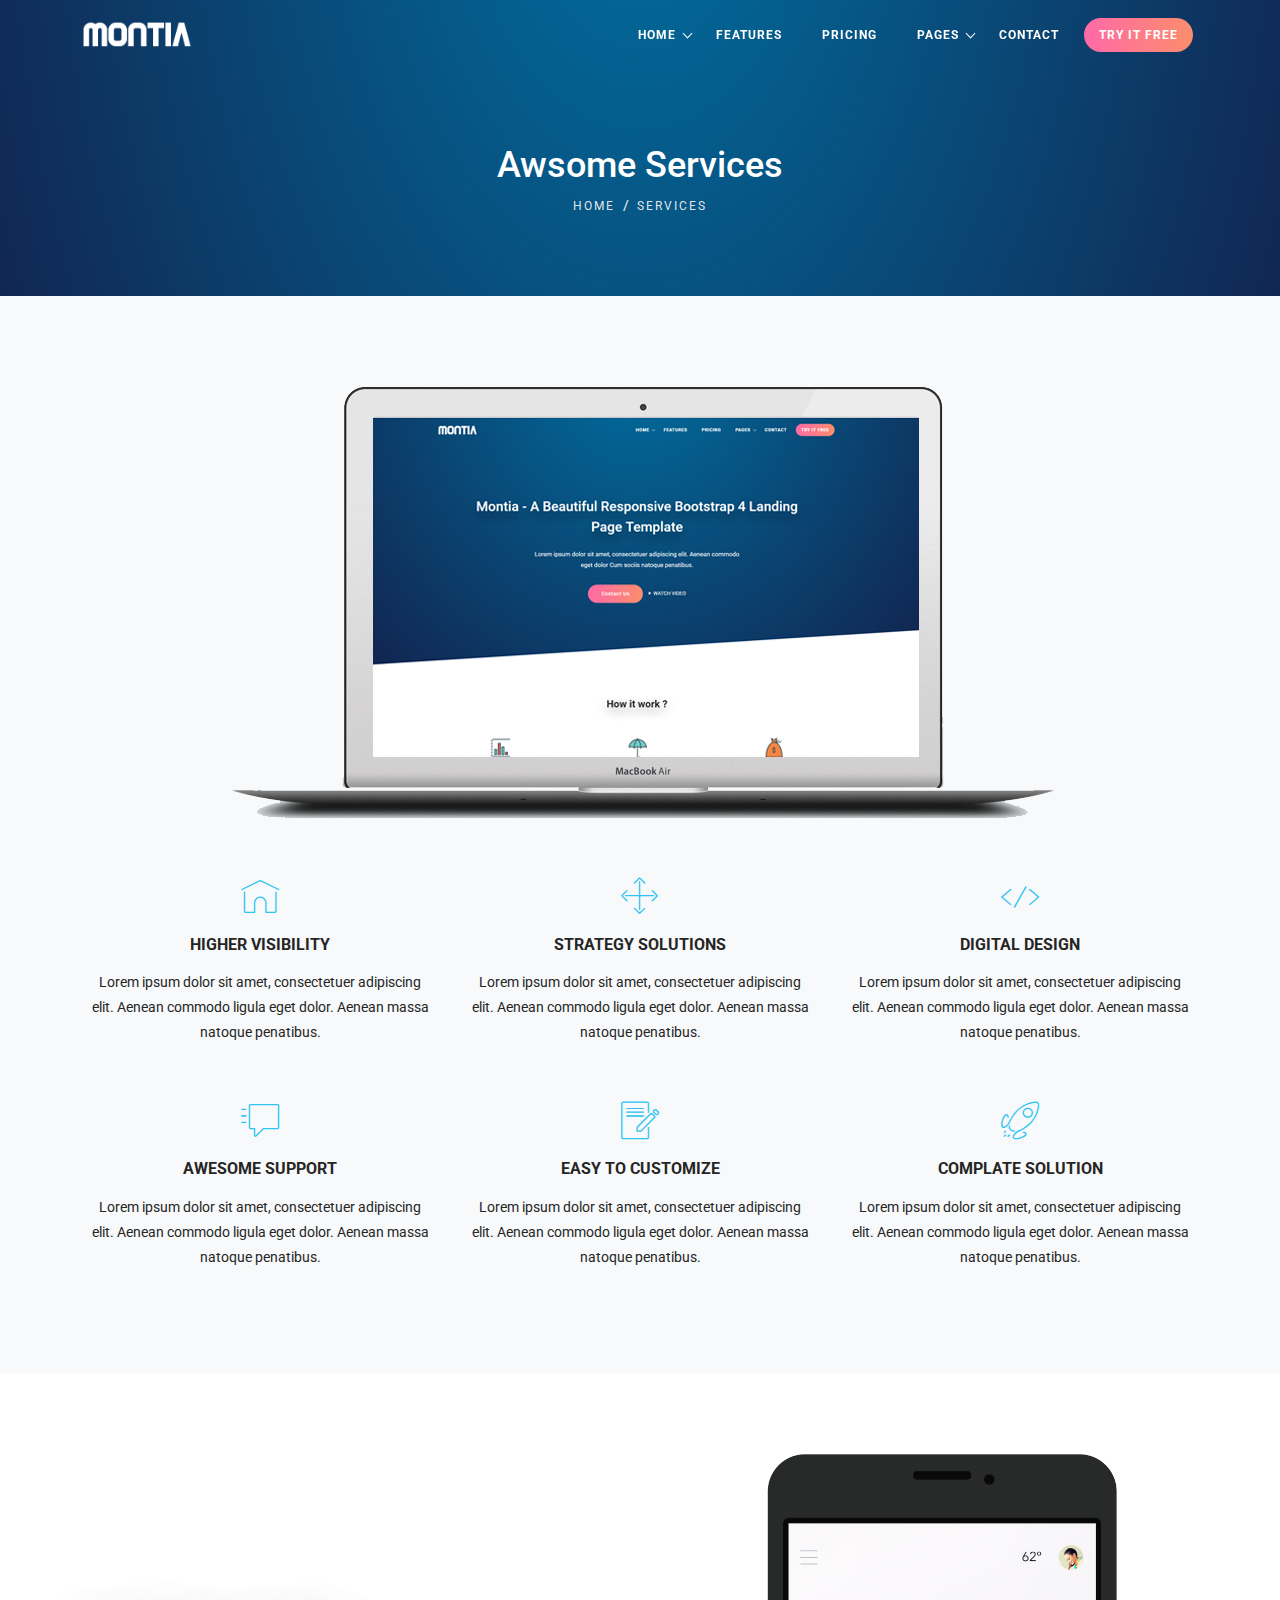
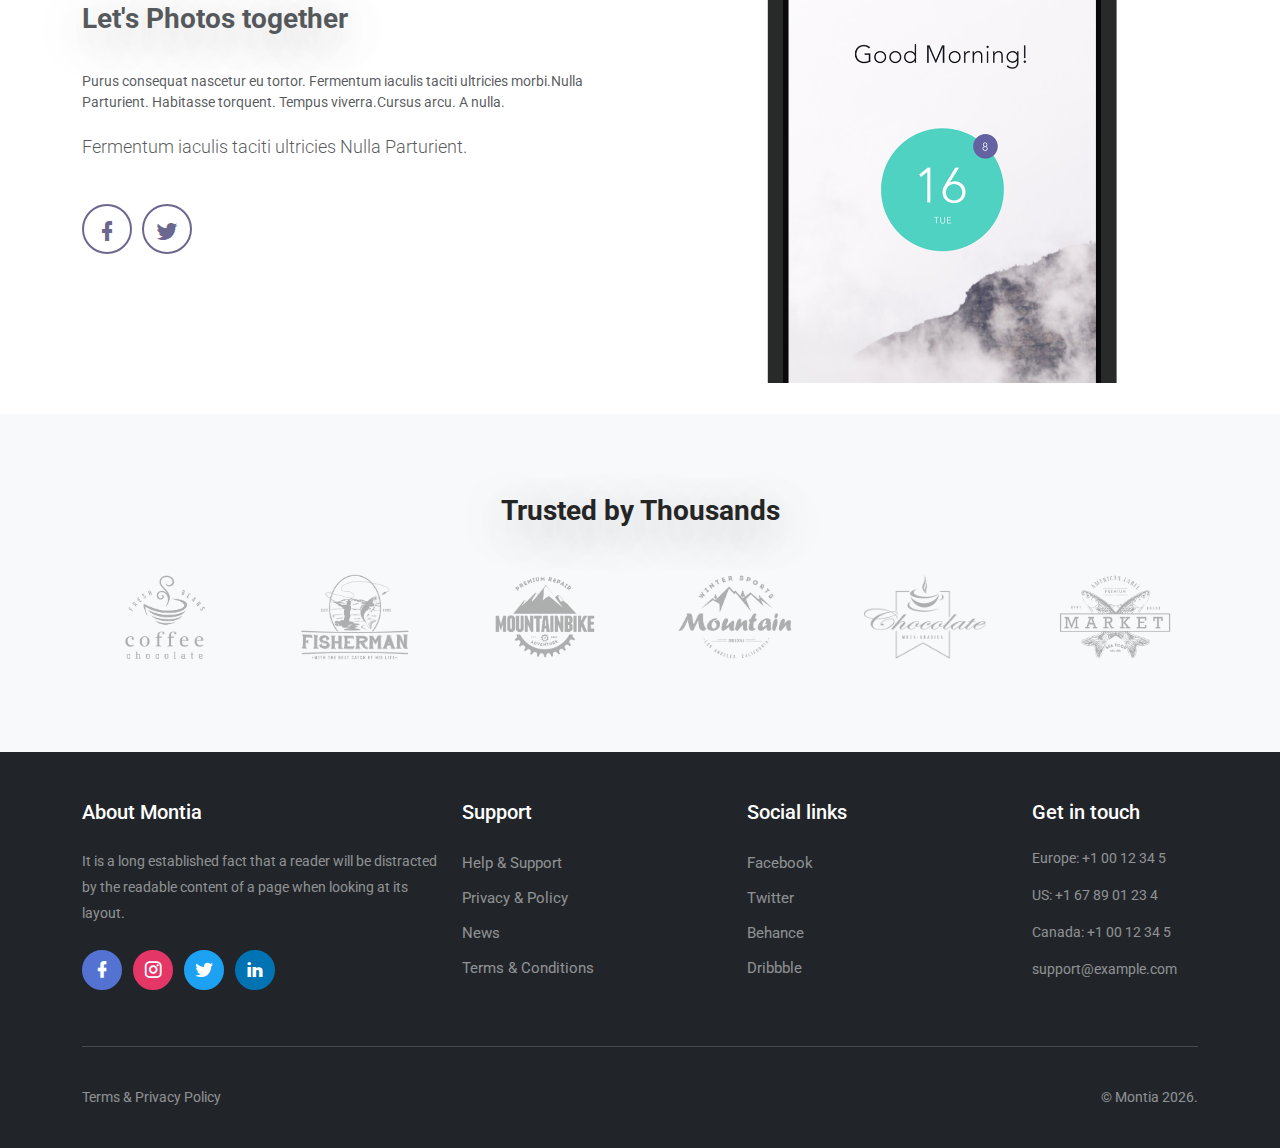
<file: Montia_v1.5.0/HTML/services.html>
<!DOCTYPE html>
<html lang="en">

<head>
    <meta charset="utf-8">
    <meta name="viewport" content="width=device-width, initial-scale=1.0">
    <meta name="description" content="Responsive bootstrap landing template">
    <meta name="author" content="Themesdesign">

    <link rel="shortcut icon" href="images/favicon.ico">

    <title>Montia - Responsive Bootstrap 5 Landing Page </title>

    <!-- Google Fonts -->
    <link href="https://fonts.googleapis.com/css?family=Roboto:400,500,700" rel="stylesheet">

    <!-- Bootstrap core CSS -->
    <link href="css/bootstrap.min.css" rel="stylesheet">

    <!-- Bootstrap core CSS -->
    <link href="css/materialdesignicons.min.css" rel="stylesheet">
    <link href="css/mobiriseicons.css" rel="stylesheet">

    <!--Magnific popup -->
    <link rel="stylesheet" type="text/css" href="css/magnific-popup.css" />

    <!--Slider-->
    <link rel="stylesheet" href="css/owl.carousel.css" />
    <link rel="stylesheet" href="css/owl.theme.css" />
    <link rel="stylesheet" href="css/owl.transitions.css" />

    <!-- Custom styles for this template -->
    <link href="css/menu.css" rel="stylesheet">
    <link href="css/style.css" rel="stylesheet">

    <!--Template Color-->
    <link href="css/colors/default.css" rel="stylesheet">

</head>

    <body>
        <!-- Navigation Bar-->
        <header id="topnav" class="defaultscroll fixed-top sticky">
            <div class="container">
                <!-- Logo container-->
                <div>
                    <a href="index.html" class="logo text-uppercase">
                        <img src="images/logo-light.png" alt="" class="logo-light" height="38" />
                        <img src="images/logo-dark.png" alt="" class="logo-dark" height="38" />
                    </a>
                </div>
                <!-- End Logo container-->
                <div class="menu-extras">
                    <div class="menu-item">
                        <!-- Mobile menu toggle-->
                        <a class="navbar-toggle">
                            <div class="lines">
                                <span></span>
                                <span></span>
                                <span></span>
                            </div>
                        </a>
                        <!-- End mobile menu toggle-->
                    </div>
                </div>
                <div id="navigation">
                    <!-- Navigation Menu-->
                    <ul class="navigation-menu">
                        <li class="has-submenu">
                            <a href="#home">Home</a>
                             <span class="menu-arrow"></span>
                            <ul class="submenu">
                                <li>
                                    <a href="index.html">Home Default </a>
                                </li>
                                <li>
                                    <a href="index-1.html"> Home Style - 1 </a>
                                </li>
                                <li class="has-submenu">
                                    <a href="index-2.html"> Home Style - 2 </a>                                               
                                </li>
                                <li class="has-submenu">
                                    <a href="index-3.html"> Home Style - 3 </a>                                               
                                </li>
                                <li class="has-submenu">
                                    <a href="index-4.html"> Home Style - 4 </a>                                               
                                </li>
                                <li class="has-submenu">
                                    <a href="index-5.html"> Home Style - 5 </a>                                               
                                </li>                                                                                    
                            </ul>
                        </li>   
                        <li class="">
                            <a href="index.html#features">features</a>
                        </li>
                        <li class="">
                            <a href="index.html#pricing">Pricing</a>
                        </li>
                        <li class="has-submenu">
                            <a href="javascript:void(0);">Pages</a>
                            <span class="menu-arrow"></span>

                            <ul class="submenu">
                                <li>
                                    <a href="about.html">About Us </a>
                                </li>
                                <li>
                                    <a href="contact.html">Contact Us</a>
                                </li>
                                <li class="has-submenu">
                                    <a href="services.html">Services</a>                                               
                                </li>
                                <li class="has-submenu">
                                    <a href="login.html">Log In</a>                                               
                                </li>
                                <li class="has-submenu">
                                    <a href="signup.html">Sign Up</a>                                               
                                </li>
                                <li class="has-submenu">
                                    <a href="faq.html">FAQ</a>
                                </li>
                                <li class="has-submenu">
                                    <a href="job.html">Jobs</a>
                                </li>
                                <li class="has-submenu">
                                    <a href="job.html">Sub Menu</a>
                                    <span class="menu-arrow submenu-arrow"></span>
                                    <ul class="submenu">
                                        <li><a href="javascript:void(0);">Sub Menu Item 1</a></li>
                                        <li><a href="javascript:void(0);">Sub Menu Item 2</a></li>
                                    </ul>
                                </li>     
                            </ul>
                        </li>
                        <li class="">
                            <a href="contact.html">Contact</a>
                        </li>

                        <li class="">
                            <a href="signup.html" class="btn-custom btn-rounded">Try it free</a>
                        </li>
                    </ul>
                </div>
            </div>
        </header>

        <!-- home start -->
        <section class="section bg-sub-page-home">
            <div class="bg-overlay"></div>
            <div class="container">
                <div class="row">
                    <div class="col-md-12 pt-5 page-next-level text-center">
                        <h4 class="pt-3">Awsome Services</h4>
                        <div class="page-next text-light"> <a href="index.html">Home</a>/<span>Services</span> </div>
                    </div>                    
                </div>
            </div>
        </section>
        <!-- home end -->

        <!--Service -->
        <section class="section bg-light">
            <div class="container">
                <div class="row justify-content-center">
                    <div class="col-md-12">
                        <div class="service-sub-images pb-5">
                            <img src="images/service-laptop.png" alt="" class="img-fluid mx-auto d-block">                            
                        </div>
                    </div>
                </div>
                <div class="row">
                    <div class="col-lg-4 col-md-4">
                        <div class="serevice-box text-center p-2">
                            <div class="serevice-box-icon">
                                <i class="mbri-home"></i>
                            </div>                        
                            <h4 class="pt-3 fs-6">Higher Visibility</h4>
                            <p class="pt-2">Lorem ipsum dolor sit amet, consectetuer adipiscing elit. Aenean commodo ligula eget dolor. Aenean massa natoque penatibus.</p>
                        </div>
                    </div>
                    <div class="col-lg-4 col-md-4">
                        <div class="serevice-box text-center p-2">
                            <div class="serevice-box-icon">
                                <i class="mbri-drag-n-drop"></i>
                            </div>                        
                            <h4 class="pt-3 fs-6">Strategy Solutions</h4>
                            <p class="pt-2">Lorem ipsum dolor sit amet, consectetuer adipiscing elit. Aenean commodo ligula eget dolor. Aenean massa natoque penatibus.</p>
                        </div>
                    </div>
                    <div class="col-lg-4 col-md-4">
                        <div class="serevice-box text-center p-2">
                            <div class="serevice-box-icon">
                                <i class="mbri-code"></i>
                            </div>                        
                            <h4 class="pt-3 fs-6">Digital Design </h4> 
                            <p class="pt-2">Lorem ipsum dolor sit amet, consectetuer adipiscing elit. Aenean commodo ligula eget dolor. Aenean massa natoque penatibus.</p>
                        </div>
                    </div>
                </div>
                <div class="row pt-4">
                    <div class="col-lg-4 col-md-4">
                        <div class="serevice-box text-center p-2">
                            <div class="serevice-box-icon">
                                <i class="mbri-help"></i>
                            </div>                        
                            <h4 class="pt-3 fs-6">Awesome Support</h4>
                            <p class="pt-2">Lorem ipsum dolor sit amet, consectetuer adipiscing elit. Aenean commodo ligula eget dolor. Aenean massa natoque penatibus.</p>
                        </div>
                    </div>
                    <div class="col-lg-4 col-md-4">
                        <div class="serevice-box text-center p-2">
                            <div class="serevice-box-icon">
                                <i class="mbri-edit"></i>
                            </div>                        
                            <h4 class="pt-3 fs-6">Easy to customize</h4>
                            <p class="pt-2">Lorem ipsum dolor sit amet, consectetuer adipiscing elit. Aenean commodo ligula eget dolor. Aenean massa natoque penatibus.</p>
                        </div>
                    </div>
                    <div class="col-lg-4 col-md-4">
                        <div class="serevice-box text-center p-2">
                            <div class="serevice-box-icon">
                                <i class="mbri-rocket"></i>
                            </div>                        
                            <h4 class="pt-3 fs-6">Complate Solution </h4>
                            <p class="pt-2">Lorem ipsum dolor sit amet, consectetuer adipiscing elit. Aenean commodo ligula eget dolor. Aenean massa natoque penatibus.</p>
                        </div>
                    </div>
                </div>
            </div>
        </section>
       
       <section class="section pb-0">
            <div class="container">
                <div class="row vertical-content">
                    <div class="col-lg-6 me-auto">
                        <div>
                            <h3 class="text-muted title">Let's Photos together</h3>
                            <p class="text-muted">Purus consequat nascetur eu tortor. Fermentum iaculis taciti ultricies morbi.Nulla Parturient. Habitasse torquent. Tempus viverra.Cursus arcu. A nulla.</p>
                            <p class="text-muted follow-desc fw-light">Fermentum iaculis taciti ultricies Nulla Parturient.
                                <br/><br/><a href="#" class=""><i class="mdi mdi-facebook"></i></a><a href="#" class=""><i class="mdi mdi-twitter"></i></a></p>
                        </div>
                    </div>
                    <div class="col-lg-5">
                        <div class="service-image">
                            <img src="images/phone-1.png" alt="" class="img-fluid d-block mx-auto ">
                        </div>
                    </div>
                </div>
            </div>
        </section>
        <!-- Services -->

        <!-- client slider -->
        <section class="section bg-light">
            <div class="container">
                <div class="row">
                    <div class="col-12 text-center">
                        <h3 class="title">Trusted by Thousands</h3>
                    </div>
                </div>
                <div class="row">
                    <div class="col-lg-2">
                        <div class="client-images">
                            <img src="images/clients/1.png" alt="logo-img" class="mx-auto img-fluid d-block">
                        </div>
                    </div>
                    <!-- slider item -->
                    <div class="col-lg-2">
                        <div class="client-images">
                            <img src="images/clients/2.png" alt="logo-img" class="mx-auto img-fluid d-block">
                        </div>
                    </div>
                    <!-- slider item -->
                    <div class="col-lg-2">
                        <div class="client-images">
                            <img src="images/clients/3.png" alt="logo-img" class="mx-auto img-fluid d-block">
                        </div>
                    </div>
                    <!-- slider item -->
                    <div class="col-lg-2">
                        <div class="client-images">
                            <img src="images/clients/4.png" alt="logo-img" class="mx-auto img-fluid d-block">
                        </div>
                    </div>
                    <!-- slider item -->
                    <div class="col-lg-2">
                        <div class="client-images">
                            <img src="images/clients/5.png" alt="logo-img" class="mx-auto img-fluid d-block">
                        </div>
                    </div>
                    <!-- slider item -->
                    <div class="col-lg-2">
                        <div class="client-images">
                            <img src="images/clients/6.png" alt="logo-img" class="mx-auto img-fluid d-block">
                        </div>
                    </div>
                    <!-- slider item -->
                </div>
            </div>
        </section>
        <!-- client slider end-->

        <!-- Footer -->
        <section class="bg-dark footer" id="contact">
            <div class="container">
                <div class="row pt-5">
                    <div class="col-lg-4">
                        <h5 class="text-white footer-title ">About Montia</h5>
                        <div class="mt-4">
                            <p class="footer-desc">It is a long established fact that a reader will be distracted by the readable content of a page when looking at its layout.</p>
                        </div>
                        <div class="mt-4">
                            <ul class="text-white footer-social d-flex">
                                <li class="me-2"><a href="#"><i class="mdi mdi-facebook facebook"></i></a></li>
                                <li class="me-2"><a href="#"><i class="mdi mdi-instagram instagram"></i></a></li>
                                <li class="me-2"><a href="#"><i class="mdi mdi-twitter twitter"></i></a></li>
                                <li class="me-2"><a href="#"><i class="mdi mdi-linkedin linkedin"></i></a></li>
                            </ul>
                        </div>
                    </div>
                    <div class="col-lg-3">
                        <h5 class="text-white footer-title">Support</h5>
                        <div class="mt-4">
                            <ul class="text-white footer-list">
                                <li><a href="#">Help & Support</a></li>
                                <li><a href="#">Privacy & Policy</a></li>
                                <li><a href="#">News</a></li>
                                <li><a href="#">Terms & Conditions</a></li>
                            </ul>
                        </div>
                    </div>
                    <div class="col-lg-3">
                        <h5 class="text-white footer-title">Social links</h5>
                        <div class="mt-4">
                            <ul class="footer-list">
                                <li><a href="#">Facebook</a></li>
                                <li><a href="#">Twitter</a></li>
                                <li><a href="#">Behance</a></li>
                                <li><a href="#">Dribbble</a></li>
                            </ul>
                        </div>
                    </div>
                    <div class="col-lg-2">
                        <h5 class="text-white footer-title">Get in touch</h5>
                        <div class="mt-4">
                            <p>Europe: +1 00 12 34 5</p>
                            <p>US: +1 67 89 01 23 4</p>
                            <p>Canada: +1 00 12 34 5</p>
                            <p>support@example.com</p>
                        </div>
                    </div>
                </div>
                <div class="footer-border"></div>
                <div class="row pb-4">
                    <div class="col-lg-12">
                        <div class="float-end pull-none">
                            <p class="mb-0">© Montia <script>document.write(new Date().getFullYear())</script>.</p>
                        </div>
                        <div class="float-start pull-none">
                            <p class="footer-terms"><a href="#">Terms</a> & <a href="#">Privacy Policy </a></p>
                        </div>
                    </div>
                </div>
            </div>
        </section>
        <!-- Footer end -->

        <!-- js placed at the end of the document so the pages load faster -->
        <script src="js/jquery.min.js"></script>
        <script src="js/popper.min.js"></script>
        <script src="js/bootstrap.bundle.min.js"></script>
        <script src="js/jquery.easing.min.js"></script>
        <script src="js/jquery.magnific-popup.min.js" type="text/javascript"></script>
        <script src="js/owl.carousel.min.js" type="text/javascript"></script>
        <!--common script for all pages-->
        <script src="js/jquery.app.js"></script>
    </body>

</html>
</file>
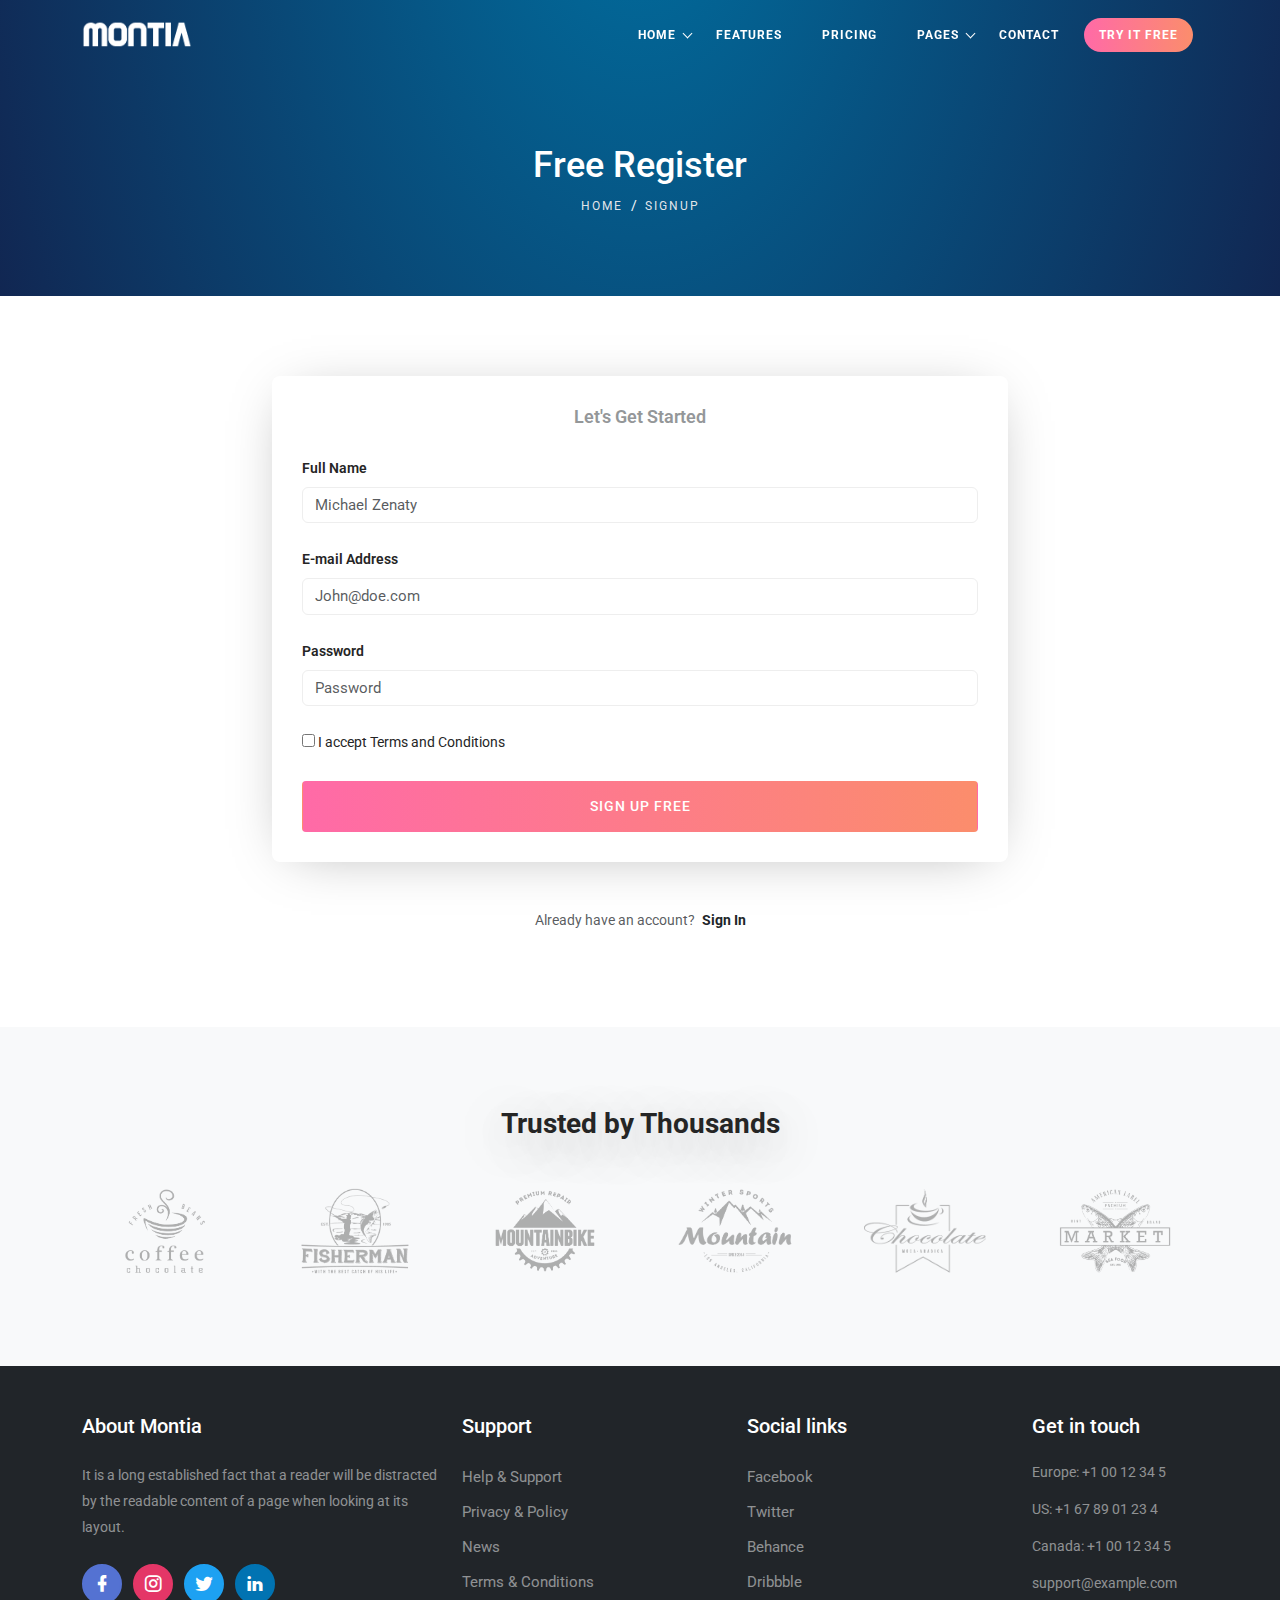
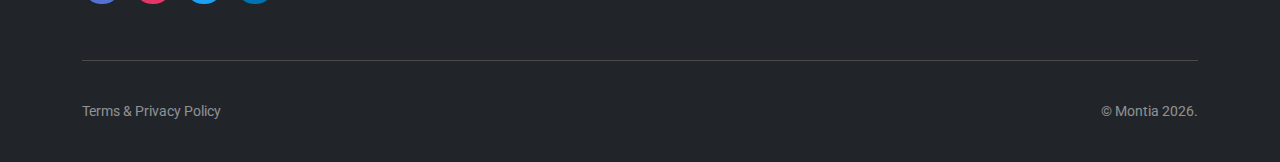
<file: Montia_v1.5.0/HTML/signup.html>
<!DOCTYPE html>
<html lang="en">

<head>
    <meta charset="utf-8">
    <meta name="viewport" content="width=device-width, initial-scale=1.0">
    <meta name="description" content="Responsive bootstrap landing template">
    <meta name="author" content="Themesdesign">

    <link rel="shortcut icon" href="images/favicon.ico">

    <title>Montia - Responsive Bootstrap 5 Landing Page </title>

    <!-- Google Fonts -->
    <link href="https://fonts.googleapis.com/css?family=Roboto:400,500,700" rel="stylesheet">

    <!-- Bootstrap core CSS -->
    <link href="css/bootstrap.min.css" rel="stylesheet">

    <!-- Bootstrap core CSS -->
    <link href="css/materialdesignicons.min.css" rel="stylesheet">
    <link href="css/mobiriseicons.css" rel="stylesheet">

    <!--Magnific popup -->
    <link rel="stylesheet" type="text/css" href="css/magnific-popup.css" />

    <!--Slider-->
    <link rel="stylesheet" href="css/owl.carousel.css" />
    <link rel="stylesheet" href="css/owl.theme.css" />
    <link rel="stylesheet" href="css/owl.transitions.css" />

    <!-- Custom styles for this template -->
    <link href="css/menu.css" rel="stylesheet">
    <link href="css/style.css" rel="stylesheet">

    <!--Template Color-->
    <link href="css/colors/default.css" rel="stylesheet">

</head>

    <body>
        <!-- Navigation Bar-->
        <header id="topnav" class="defaultscroll fixed-top sticky">
            <div class="container">
                <!-- Logo container-->
                <div>
                    <a href="index.html" class="logo text-uppercase">
                        <img src="images/logo-light.png" alt="" class="logo-light" height="38" />
                        <img src="images/logo-dark.png" alt="" class="logo-dark" height="38" />
                    </a>
                </div>
                <!-- End Logo container-->
                <div class="menu-extras">
                    <div class="menu-item">
                        <!-- Mobile menu toggle-->
                        <a class="navbar-toggle">
                            <div class="lines">
                                <span></span>
                                <span></span>
                                <span></span>
                            </div>
                        </a>
                        <!-- End mobile menu toggle-->
                    </div>
                </div>
                <div id="navigation">
                    <!-- Navigation Menu-->
                    <ul class="navigation-menu">
                        <li class="has-submenu">
                            <a href="#home">Home</a>
                             <span class="menu-arrow"></span>
                            <ul class="submenu">
                                <li>
                                    <a href="index.html">Home Default </a>
                                </li>
                                <li>
                                    <a href="index-1.html"> Home Style - 1 </a>
                                </li>
                                <li class="has-submenu">
                                    <a href="index-2.html"> Home Style - 2 </a>                                               
                                </li>
                                <li class="has-submenu">
                                    <a href="index-3.html"> Home Style - 3 </a>                                               
                                </li>
                                <li class="has-submenu">
                                    <a href="index-4.html"> Home Style - 4 </a>                                               
                                </li>
                                <li class="has-submenu">
                                    <a href="index-5.html"> Home Style - 5 </a>                                               
                                </li>                                                                                    
                            </ul>
                        </li>   
                        <li class="">
                            <a href="index.html#features">features</a>
                        </li>
                        <li class="">
                            <a href="index.html#Pricing">Pricing</a>
                        </li>
                        <li class="has-submenu">
                            <a href="#">Pages</a>
                            <span class="menu-arrow"></span>

                            <ul class="submenu">
                                <li>
                                    <a href="about.html">About Us </a>
                                </li>
                                <li>
                                    <a href="contact.html">Contact Us</a>
                                </li>
                                <li>
                                    <a href="services.html">Services</a>
                                </li>
                                <li class="has-submenu">
                                    <a href="login.html">Log In</a>                                               
                                </li>
                                <li class="has-submenu">
                                    <a href="signup.html">Sign Up</a>                                               
                                </li>
                                <li class="has-submenu">
                                    <a href="faq.html">FAQ</a>
                                </li>
                                <li class="has-submenu">
                                    <a href="job.html">Jobs</a>
                                </li>
                                <li class="has-submenu">
                                    <a href="job.html">Sub Menu</a>
                                    <span class="menu-arrow submenu-arrow"></span>
                                    <ul class="submenu">
                                        <li><a href="#">Sub Menu Item 1</a></li>
                                        <li><a href="#">Sub Menu Item 2</a></li>
                                    </ul>
                                </li>  
                            </ul>
                        </li>
                        <li class="">
                            <a href="contact.html">Contact</a>
                        </li>

                        <li class="">
                            <a href="signup.html" class="btn-custom btn-rounded">Try it free</a>
                        </li>
                    </ul>
                </div>
            </div>
        </header>

        <!-- home start -->
        <section class="section bg-sub-page-home">
            <div class="bg-overlay"></div>
            <div class="container">
                <div class="row">
                    <div class="col-md-12 pt-5 page-next-level text-center">
                        <h4 class="pt-3">Free Register</h4>
                        <div class="page-next text-light"> <a href="index.html">Home</a>/<span>Signup</span> </div>
                    </div>                    
                </div>
            </div>
        </section>
        <!-- home end -->

        <!-- login page -->
        <section class="section">
            <div class="container">
                <div class="row justify-content-center">
                    <div class="col-md-8">
                        <form role="form" class="intro-form">
                            <h3 class="text-center"> Let's get started </h3>

                            <div class="mb-3">
                                <label for="Name" class="form-label fw-semibold">Full Name</label>
                                <input type="text" class="form-control" id="Name" placeholder="Michael Zenaty" required="required">
                            </div>

                            <div class="mb-3">
                                <label for="Email" class="form-label fw-semibold">E-mail Address</label>
                                <input type="email" class="form-control" id="Email" placeholder="John@doe.com" required="required">
                            </div>

                            <div class="mb-3">
                                <label for="InputPassword1" class="form-label fw-semibold">Password</label>
                                <input type="password" class="form-control" id="InputPassword1" placeholder="Password" required="required">
                            </div>

                            <div class="form-group">
                                <div class="custom-control custom-checkbox">
                                    <input type="checkbox" class="custom-control-input" id="customControlAutosizing">
                                    <label class="custom-control-label" for="customControlAutosizing">I accept Terms and Conditions</label>
                                </div>
                            </div>

                            <div class="form-group text-center pt-2">
                                <button type="submit" class="btn btn-custom btn-sm btn-block text-uppercase w-100">Sign Up Free</button>
                            </div>
                        </form>
                    </div>
                </div>
                <div class="row">
                    <div class="col-md-12 text-center">
                        <p class="text-muted pt-5">Already have an account?  <a href="login.html" class="text-dark ms-1"><b>Sign In</b></a></p>
                    </div>
                </div>
            </div>
        </section>
        <!-- login page end -->
       

        <!-- client slider -->
        <section class="section bg-light">
            <div class="container">
                <div class="row">
                    <div class="col-12 text-center">
                        <h3 class="title">Trusted by Thousands</h3>
                    </div>
                </div>
                <div class="row">
                    <div class="col-lg-2">
                        <div class="client-images">
                            <img src="images/clients/1.png" alt="logo-img" class="mx-auto img-fluid d-block">
                        </div>
                    </div>
                    <!-- slider item -->
                    <div class="col-lg-2">
                        <div class="client-images">
                            <img src="images/clients/2.png" alt="logo-img" class="mx-auto img-fluid d-block">
                        </div>
                    </div>
                    <!-- slider item -->
                    <div class="col-lg-2">
                        <div class="client-images">
                            <img src="images/clients/3.png" alt="logo-img" class="mx-auto img-fluid d-block">
                        </div>
                    </div>
                    <!-- slider item -->
                    <div class="col-lg-2">
                        <div class="client-images">
                            <img src="images/clients/4.png" alt="logo-img" class="mx-auto img-fluid d-block">
                        </div>
                    </div>
                    <!-- slider item -->
                    <div class="col-lg-2">
                        <div class="client-images">
                            <img src="images/clients/5.png" alt="logo-img" class="mx-auto img-fluid d-block">
                        </div>
                    </div>
                    <!-- slider item -->
                    <div class="col-lg-2">
                        <div class="client-images">
                            <img src="images/clients/6.png" alt="logo-img" class="mx-auto img-fluid d-block">
                        </div>
                    </div>
                    <!-- slider item -->
                </div>
            </div>
        </section>
        <!-- client slider end-->

        <!-- Footer -->
        <section class="bg-dark footer" id="contact">
            <div class="container">
                <div class="row pt-5">
                    <div class="col-lg-4">
                        <h5 class="text-white footer-title ">About Montia</h5>
                        <div class="mt-4">
                            <p class="footer-desc">It is a long established fact that a reader will be distracted by the readable content of a page when looking at its layout.</p>
                        </div>
                        <div class="mt-4">
                            <ul class="text-white footer-social d-flex">
                                <li class="me-2"><a href="#"><i class="mdi mdi-facebook facebook"></i></a></li>
                                <li class="me-2"><a href="#"><i class="mdi mdi-instagram instagram"></i></a></li>
                                <li class="me-2"><a href="#"><i class="mdi mdi-twitter twitter"></i></a></li>
                                <li class="me-2"><a href="#"><i class="mdi mdi-linkedin linkedin"></i></a></li>
                            </ul>
                        </div>
                    </div>
                    <div class="col-lg-3">
                        <h5 class="text-white footer-title">Support</h5>
                        <div class="mt-4">
                            <ul class="text-white footer-list">
                                <li><a href="#">Help & Support</a></li>
                                <li><a href="#">Privacy & Policy</a></li>
                                <li><a href="#">News</a></li>
                                <li><a href="#">Terms & Conditions</a></li>
                            </ul>
                        </div>
                    </div>
                    <div class="col-lg-3">
                        <h5 class="text-white footer-title">Social links</h5>
                        <div class="mt-4">
                            <ul class="footer-list">
                                <li><a href="#">Facebook</a></li>
                                <li><a href="#">Twitter</a></li>
                                <li><a href="#">Behance</a></li>
                                <li><a href="#">Dribbble</a></li>
                            </ul>
                        </div>
                    </div>
                    <div class="col-lg-2">
                        <h5 class="text-white footer-title">Get in touch</h5>
                        <div class="mt-4">
                            <p>Europe: +1 00 12 34 5</p>
                            <p>US: +1 67 89 01 23 4</p>
                            <p>Canada: +1 00 12 34 5</p>
                            <p>support@example.com</p>
                        </div>
                    </div>
                </div>
                <div class="footer-border"></div>
                <div class="row pb-4">
                    <div class="col-lg-12">
                        <div class="float-end pull-none">
                            <p class="mb-0">© Montia <script>document.write(new Date().getFullYear())</script>.</p>
                        </div>
                        <div class="float-start pull-none">
                            <p class="footer-terms"><a href="#">Terms</a> & <a href="#">Privacy Policy </a></p>
                        </div>
                    </div>
                </div>
            </div>
        </section>
        <!-- Footer end -->

        <!-- js placed at the end of the document so the pages load faster -->
        <script src="js/jquery.min.js"></script>
        <script src="js/popper.min.js"></script>
        <script src="js/bootstrap.bundle.min.js"></script>
        <script src="js/jquery.easing.min.js"></script>
        <script src="js/jquery.magnific-popup.min.js" type="text/javascript"></script>
        <script src="js/owl.carousel.min.js" type="text/javascript"></script>
        <!--common script for all pages-->
        <script src="js/jquery.app.js"></script>
    </body>

</html>
</file>
<file: Montia_v1.5.0/Documentation/css/prettify.css>
/* Pretty printing styles. Used with prettify.js.
 *
 * This version is slight modified based on the original version.
 *
 * Name:	Stanley Ng
 * Email: 	stanleyhlng@googlegroups.com
 * 
 * Reference:
 * http://code.google.com/p/google-code-prettify/source/browse/trunk/src/prettify.css
 */
.pln {
  color: #48484C; }

.str {
  color: #DD1144; }

.kwd {
  color: #1E347B; }

.com {
  color: #93A1A1; }

.typ {
  color: teal; }

.lit {
  color: #195F91; }

.pun {
  color: #93A1A1; }

.opn {
  color: #93A1A1; }

.clo {
  color: #93A1A1; }

.tag {
  color: #008; }

.atn {
  color: teal; }

.atv {
  color: #DD1144; }

.dec {
  color: teal; }

.var {
  color: teal; }

.fun {
  color: #DC322F; }

/* Put a border around prettyprinted code snippets. */
pre.prettyprint {
  background-color: #F7F7F9;
  padding: 10px;
  border: 1px solid #E1E1E8; }

pre.prettyprint.linenums {
  box-shadow: 40px 0 0 #FBFBFC inset, 41px 0 0 #ECECF0 inset; }

/* Specify class=linenums on a pre to get line numbering */
ol.linenums {
  color: #1E347B;
  margin: 0 0 0 40px; }

ol.linenums li {
  color: #BEBEC5;
  line-height: 18px;
  padding-left: 12px;
  text-shadow: 0 1px 0 #FFFFFF; }

li.L0,
li.L1,
li.L2,
li.L3,
li.L5,
li.L6,
li.L7,
li.L8 {
  list-style-type: normal; }

/* Alternate shading for lines */
li.L1,
li.L3,
li.L5,
li.L7,
li.L9 {
  background: #eee; }
</file>
<file: Montia_v1.5.0/Documentation/css/styles.css>
/*!
 *
 * Documentation
 *
 */


body {
  font-family: 'Open Sans', sans-serif;
  font-weight: 400;
  color: #666;
  background-color: #edf0f0;
  font-size: 14px;
  line-height: 22px;
  overflow-x: hidden;
}
a {
  color: inherit;
}
a:hover,
a:focus {
  color: #253138;
  outline: none;
  text-decoration: none;
}

.p-t-20 {
  padding-top: 2em;
}

.p-t-50 {
  padding-top: 5em;
}
.list-none {
  list-style: none;
}

.navbar-default {
  border: none;
  margin-bottom: 0px;
  background: #7474BF;
  box-shadow: 0 2px 5px 0 rgba(0, 0, 0, 0.16);
  border-radius: 0px;
  padding-top: 20px;
  padding-bottom: 20px;
}

.logo {
  font-weight: 700;
  font-size: 20px;
  color: #fff !important;
}

.bg-dark {
  background-color: #0c1021;
}

.copy {
  padding: 20px 0px 0px 0px;
}

.navbar-fixed-top {
  position: fixed;
  right: 0;
  left: 0;
  z-index: 1030;
}

/* Toggle Styles */


/* this css is taken from Start Bootstrap - Simple Sidebar HTML Template (http://startbootstrap.com) */
#wrapper {
  /* margin-top: 50px; */
  padding-left: 0;
  -webkit-transition: all 0.5s ease;
  -moz-transition: all 0.5s ease;
  -o-transition: all 0.5s ease;
  transition: all 0.5s ease;
}

#wrapper.toggled {
  padding-left: 250px;
}

#sidebar-wrapper {
  background: #ffffff;
  box-shadow: 0 1px 3px rgba(0, 0, 0, 0.15);
  z-index: 1000;
  position: fixed;
  left: 250px;
  width: 0;
  height: 100%;
  margin-left: -250px;
  overflow-y: auto;
  -webkit-transition: all 0.5s ease;
  -moz-transition: all 0.5s ease;
  -o-transition: all 0.5s ease;
  transition: all 0.5s ease;
  top: 50px;
}

#wrapper.toggled #sidebar-wrapper {
  width: 250px;
}

#page-content-wrapper {
  width: 100%;
  position: absolute;
  padding: 15px;
}

#wrapper.toggled #page-content-wrapper {
  position: absolute;
  margin-right: -250px;
}

/* Sidebar Styles */

.sidebar-nav {
  position: absolute;
  top: 0;
  width: 250px;
  margin: 0;
  padding: 0;
  list-style: none;
  top: 2em;
}

.sidebar-nav li {
  text-indent: 20px;
  line-height: 40px;
}

.sidebar-nav li a {
  display: block;
  text-decoration: none;
  color: #444;
  font-weight: 600;
}

.sidebar-nav li a:hover {
  text-decoration: none;
  color: #111;
  background: rgba(0, 0, 0, 0.05);
}

.sidebar-nav li a:active,
.sidebar-nav li a:focus {
  text-decoration: none;
}

.sidebar-nav>.sidebar-brand {
  height: 65px;
  font-size: 18px;
  line-height: 60px;
}

.sidebar-nav>.sidebar-brand a {
  color: #999999;
}

.sidebar-nav>.sidebar-brand a:hover {
  color: #fff;
  background: none;
}

@media(min-width:768px) {
  #wrapper {
    padding-left: 250px;
  }

  #wrapper.toggled {
    padding-left: 0;
  }

  #sidebar-wrapper {
    width: 250px;
  }

  #wrapper.toggled #sidebar-wrapper {
    width: 0;
  }

  #page-content-wrapper {
    padding: 20px;
    position: relative;
  }

  #wrapper.toggled #page-content-wrapper {
    position: relative;
    margin-right: 0;
  }
}

/* right bar */
.right-bar {
  background-color: #fff;
  padding: 10px 30px;
  margin-top: 20px;
  font-size: 15px;
}

.page-header {
  padding-bottom: 9px;
  margin: 40px 0 20px;
  border-bottom: 1px solid #eee;
  font-weight: 700;
}

.com-container {
  padding-bottom: 5em;
}

#plugin-list li, #plugin-list li a {
  font-size: 15px;
}
</file>
<file: Montia_v1.5.0/HTML/css/mobiriseicons.css>
@font-face {
  font-family: 'MobiriseIcons';
  src:  url('../fonts/MobiriseIcons.eot?5dqoim');
  src:  url('../fonts/MobiriseIcons.eot?5dqoim#iefix') format('embedded-opentype'),
    url('../fonts/mobirise.ttf?5dqoim') format('truetype'),
    url('../fonts/mobirise.woff?5dqoim') format('woff'),
    url('../fonts/MobiriseIcons.svg?5dqoim#MobiriseIcons') format('svg');
  font-weight: normal;
  font-style: normal;
}

[class^="mbri-"], [class*=" mbri-"] {
  /* use !important to prevent issues with browser extensions that change fonts */
  font-family: 'MobiriseIcons' !important;
  speak: none;
  font-style: normal;
  font-weight: normal;
  font-variant: normal;
  text-transform: none;
  line-height: 1;

  /* Better Font Rendering =========== */
  -webkit-font-smoothing: antialiased;
  -moz-osx-font-smoothing: grayscale;
}

.mbri-add-submenu:before {
  content: "\e900";
}
.mbri-alert:before {
  content: "\e901";
}
.mbri-align-center:before {
  content: "\e902";
}
.mbri-align-justify:before {
  content: "\e903";
}
.mbri-align-left:before {
  content: "\e904";
}
.mbri-align-right:before {
  content: "\e905";
}
.mbri-android:before {
  content: "\e906";
}
.mbri-apple:before {
  content: "\e907";
}
.mbri-arrow-down:before {
  content: "\e908";
}
.mbri-arrow-next:before {
  content: "\e909";
}
.mbri-arrow-prev:before {
  content: "\e90a";
}
.mbri-arrow-up:before {
  content: "\e90b";
}
.mbri-bold:before {
  content: "\e90c";
}
.mbri-bookmark:before {
  content: "\e90d";
}
.mbri-bootstrap:before {
  content: "\e90e";
}
.mbri-briefcase:before {
  content: "\e90f";
}
.mbri-browse:before {
  content: "\e910";
}
.mbri-bulleted-list:before {
  content: "\e911";
}
.mbri-calendar:before {
  content: "\e912";
}
.mbri-camera:before {
  content: "\e913";
}
.mbri-cart-add:before {
  content: "\e914";
}
.mbri-cart-full:before {
  content: "\e915";
}
.mbri-cash:before {
  content: "\e916";
}
.mbri-change-style:before {
  content: "\e917";
}
.mbri-chat:before {
  content: "\e918";
}
.mbri-clock:before {
  content: "\e919";
}
.mbri-close:before {
  content: "\e91a";
}
.mbri-cloud:before {
  content: "\e91b";
}
.mbri-code:before {
  content: "\e91c";
}
.mbri-contact-form:before {
  content: "\e91d";
}
.mbri-credit-card:before {
  content: "\e91e";
}
.mbri-cursor-click:before {
  content: "\e91f";
}
.mbri-cust-feedback:before {
  content: "\e920";
}
.mbri-database:before {
  content: "\e921";
}
.mbri-delivery:before {
  content: "\e922";
}
.mbri-desktop:before {
  content: "\e923";
}
.mbri-devices:before {
  content: "\e924";
}
.mbri-down:before {
  content: "\e925";
}
.mbri-download:before {
  content: "\e926";
}
.mbri-drag-n-drop:before {
  content: "\e927";
}
.mbri-drag-n-drop2:before {
  content: "\e928";
}
.mbri-edit:before {
  content: "\e929";
}
.mbri-edit2:before {
  content: "\e92a";
}
.mbri-error:before {
  content: "\e92b";
}
.mbri-extension:before {
  content: "\e92c";
}
.mbri-features:before {
  content: "\e92d";
}
.mbri-file:before {
  content: "\e92e";
}
.mbri-flag:before {
  content: "\e92f";
}
.mbri-folder:before {
  content: "\e930";
}
.mbri-gift:before {
  content: "\e931";
}
.mbri-github:before {
  content: "\e932";
}
.mbri-globe-2:before {
  content: "\e933";
}
.mbri-globe:before {
  content: "\e934";
}
.mbri-growing-chart:before {
  content: "\e935";
}
.mbri-hearth:before {
  content: "\e936";
}
.mbri-help:before {
  content: "\e937";
}
.mbri-home:before {
  content: "\e938";
}
.mbri-hot-cup:before {
  content: "\e939";
}
.mbri-idea:before {
  content: "\e93a";
}
.mbri-image-gallery:before {
  content: "\e93b";
}
.mbri-image-slider:before {
  content: "\e93c";
}
.mbri-info:before {
  content: "\e93d";
}
.mbri-italic:before {
  content: "\e93e";
}
.mbri-key:before {
  content: "\e93f";
}
.mbri-laptop:before {
  content: "\e940";
}
.mbri-layers:before {
  content: "\e941";
}
.mbri-left-right:before {
  content: "\e942";
}
.mbri-left:before {
  content: "\e943";
}
.mbri-letter:before {
  content: "\e944";
}
.mbri-like:before {
  content: "\e945";
}
.mbri-link:before {
  content: "\e946";
}
.mbri-lock:before {
  content: "\e947";
}
.mbri-login:before {
  content: "\e948";
}
.mbri-logout:before {
  content: "\e949";
}
.mbri-magic-stick:before {
  content: "\e94a";
}
.mbri-map-pin:before {
  content: "\e94b";
}
.mbri-menu:before {
  content: "\e94c";
}
.mbri-mobile:before {
  content: "\e94d";
}
.mbri-mobile2:before {
  content: "\e94e";
}
.mbri-mobirise:before {
  content: "\e94f";
}
.mbri-more-horizontal:before {
  content: "\e950";
}
.mbri-more-vertical:before {
  content: "\e951";
}
.mbri-music:before {
  content: "\e952";
}
.mbri-new-file:before {
  content: "\e953";
}
.mbri-numbered-list:before {
  content: "\e954";
}
.mbri-opened-folder:before {
  content: "\e955";
}
.mbri-pages:before {
  content: "\e956";
}
.mbri-paper-plane:before {
  content: "\e957";
}
.mbri-paperclip:before {
  content: "\e958";
}
.mbri-photo:before {
  content: "\e959";
}
.mbri-photos:before {
  content: "\e95a";
}
.mbri-pin:before {
  content: "\e95b";
}
.mbri-play:before {
  content: "\e95c";
}
.mbri-plus:before {
  content: "\e95d";
}
.mbri-preview:before {
  content: "\e95e";
}
.mbri-print:before {
  content: "\e95f";
}
.mbri-protect:before {
  content: "\e960";
}
.mbri-question:before {
  content: "\e961";
}
.mbri-quote-left:before {
  content: "\e962";
}
.mbri-quote-right:before {
  content: "\e963";
}
.mbri-redo:before {
  content: "\e964";
}
.mbri-refresh:before {
  content: "\e965";
}
.mbri-responsive:before {
  content: "\e966";
}
.mbri-right:before {
  content: "\e967";
}
.mbri-rocket:before {
  content: "\e968";
}
.mbri-sad-face:before {
  content: "\e969";
}
.mbri-sale:before {
  content: "\e96a";
}
.mbri-save:before {
  content: "\e96b";
}
.mbri-search:before {
  content: "\e96c";
}
.mbri-setting:before {
  content: "\e96d";
}
.mbri-setting2:before {
  content: "\e96e";
}
.mbri-setting3:before {
  content: "\e96f";
}
.mbri-share:before {
  content: "\e970";
}
.mbri-shopping-bag:before {
  content: "\e971";
}
.mbri-shopping-basket:before {
  content: "\e972";
}
.mbri-shopping-cart:before {
  content: "\e973";
}
.mbri-sites:before {
  content: "\e974";
}
.mbri-smile-face:before {
  content: "\e975";
}
.mbri-speed:before {
  content: "\e976";
}
.mbri-star:before {
  content: "\e977";
}
.mbri-success:before {
  content: "\e978";
}
.mbri-sun:before {
  content: "\e979";
}
.mbri-sun2:before {
  content: "\e97a";
}
.mbri-tablet-vertical:before {
  content: "\e97b";
}
.mbri-tablet:before {
  content: "\e97c";
}
.mbri-target:before {
  content: "\e97d";
}
.mbri-timer:before {
  content: "\e97e";
}
.mbri-to-ftp:before {
  content: "\e97f";
}
.mbri-to-local-drive:before {
  content: "\e980";
}
.mbri-touch-swipe:before {
  content: "\e981";
}
.mbri-touch:before {
  content: "\e982";
}
.mbri-trash:before {
  content: "\e983";
}
.mbri-underline:before {
  content: "\e984";
}
.mbri-undo:before {
  content: "\e985";
}
.mbri-unlink:before {
  content: "\e986";
}
.mbri-unlock:before {
  content: "\e987";
}
.mbri-up-down:before {
  content: "\e988";
}
.mbri-up:before {
  content: "\e989";
}
.mbri-update:before {
  content: "\e98a";
}
.mbri-upload:before {
  content: "\e98b";
}
.mbri-user:before {
  content: "\e98c";
}
.mbri-user2:before {
  content: "\e98d";
}
.mbri-users:before {
  content: "\e98e";
}
.mbri-video-play:before {
  content: "\e98f";
}
.mbri-video:before {
  content: "\e990";
}
.mbri-watch:before {
  content: "\e991";
}
.mbri-website-theme:before {
  content: "\e992";
}
.mbri-wifi:before {
  content: "\e993";
}
.mbri-windows:before {
  content: "\e994";
}
.mbri-zoom-out:before {
  content: "\e995";
}
</file>
<file: Montia_v1.5.0/HTML/css/menu.css>
/*
* Template Name : Montia - Responsive Bootstrap Landing Template
* Version : 1.0.0
* Created by : Themesbrand
* File : Menu file
*/
/*******************************
        NAVBAR
*******************************/
#topnav {
    z-index: 1030;
    box-shadow:none;
    border: 0;
    -webkit-transition: all .5s ease;
    transition: all .5s ease;
    min-height: 62px;
}

#topnav .navigation-menu {
    float: right;
    list-style: none;
    margin: 0;
    padding: 10px 0;
}

#topnav .navigation-menu > li {
    float: left;
    display: block;
    position: relative;
    margin: 0 5px;
}

#topnav .navigation-menu > li > a {
    display: inline-block;
    font-size: 12px;
    color: #fff;
    text-transform: uppercase;
    letter-spacing: 1px;
    font-weight: 700;
    -webkit-transition: all .3s ease;
    transition: all .3s ease;
    line-height: 20px;
    padding-left: 15px;
    padding-right: 15px;
}

#topnav .navigation-menu > li .submenu li a i {
    margin-right: 10px;
    font-size: 14px;
}

#topnav .logo {
    float: left;
    line-height:65px;
    -webkit-transition: all .3s ease;
    transition: all .3s ease;
    color: #fff;
    font-weight:700;
    letter-spacing: 1px;
    font-size: 24px;
}

.logo .logo-light {
  display: inline-block;
}

.darkheader .logo .logo-dark {
  display: inline-block;
}

.darkheader .logo .logo-light {
  display:none;
}

.logo .logo-dark {
  display: none;
}

#topnav .menu-extras {
    float: right;
}

.has-submenu {
    position: relative;
}

#topnav .navbar-toggle {
    border: 0;
    position: relative;
    padding: 0;
    margin: 0;
    cursor: pointer;
}

#topnav .navbar-toggle .lines {
    width: 25px;
    display: block;
    position: relative;
    margin: 28px auto;
    height: 15px;
}

#topnav .navbar-toggle span {
    height: 2px;
    width: 100%;
    background-color: #ffffff;
    display: block;
    margin-bottom: 5px;
    -webkit-transition: -webkit-transform .5s ease;
    transition: -webkit-transform .5s ease;
    transition: transform .5s ease, -webkit-transform .5s ease;
}

#topnav .navbar-toggle span:last-child {
    margin-bottom: 0;
}

#topnav .navbar-toggle.open span {
    position: absolute;
}

#topnav .navbar-toggle.open span:first-child {
    top: 6px;
    -webkit-transform: rotate(45deg);
    transform: rotate(45deg);
}

#topnav .navbar-toggle.open span:nth-child(2) {
    visibility: hidden;
}

#topnav .navbar-toggle.open span:last-child {
    width: 100%;
    top: 6px;
    -webkit-transform: rotate(-45deg);
    transform: rotate(-45deg);
}


#topnav .navbar-toggle:hover,
#topnav .navbar-toggle:focus,
#topnav .navigation-menu > li > a:hover,
#topnav .navigation-menu > li > a:focus {/*
    color: #2cc4f4 !important;*/
}

.menu-arrow {
    border: solid #ffffff;
    border-width: 0 1px 1px 0;
    display: inline-block;
    padding: 3px;
    transform: rotate(45deg);
    -webkit-transform: rotate(45deg);
    position: absolute;
    right: 0px;
    top: 20px;
}

.darkheader .menu-arrow {
    border-color: #555;
}

.submenu-arrow {
    border: solid #777777;
    border-width: 0 1px 1px 0;
    display: inline-block;
    padding: 3px;
    transform: rotate(-45deg);
    -webkit-transform: rotate(-45deg);
    position: absolute;
    right: 12px;
    top: 18px;
}

.darkheader {
    background-color: #fff !important;
    -moz-box-shadow: 0 10px 33px rgba(0,0,0,.1);
    -webkit-box-shadow: 0 10px 33px rgba(0,0,0,.1);
    box-shadow: 0 10px 33px rgba(0,0,0,.1) !important;
}

.darkheader .navigation-menu > li > a {
    color: #000 !important;
}

#topnav .navigation-menu > li:last-of-type > a:hover{
    color: #fff !important;
}

@media (min-width: 992px) {
    #topnav .navigation-menu > li > a {
        padding-top: 15px;
        padding-bottom: 15px;
    }
    #topnav .navigation-menu > li:last-of-type > a {
        /*border: 1px solid rgba(255, 255, 255, 0.36);*/
        border-radius: 3px;
        padding-top: 7px;
        padding-bottom: 7px;
        margin-top: 8px;
        color: #fff !important ;
    }
    #topnav .navigation-menu > li.last-elements .submenu {
        left: auto;
        right: 0;
    }
    #topnav .navigation-menu > li.last-elements .submenu > li.has-submenu .submenu {
        left: auto;
        right: 100%;
        margin-left: 0;
        margin-right: 10px;
    }
    #topnav .navigation-menu > li .submenu {
        position: absolute;
        top: 100%;
        left: 0;
        z-index: 1000;
        padding: 10px 0;
        list-style: none;
        min-width: 180px;
        visibility: hidden;
        opacity: 0;
        margin-top: 10px;
        -webkit-transition: all .2s ease;
        transition: all .2s ease;
        background-color: #ffffff;
        box-shadow: 0 4px 12px rgba(0,0,0,.176);
        border-radius: 3px;
    }
    #topnav .navigation-menu > li .submenu.megamenu {
        white-space: nowrap;
        width: auto;
    }
    #topnav .navigation-menu > li .submenu.megamenu > li {
        overflow: hidden;
        width: 180px;
        display: inline-block;
        vertical-align: top;
    }
    #topnav .navigation-menu > li .submenu > li .submenu {
        left: 100%;
        top: 0;
        margin-left: 10px;
        margin-top: -1px;
    }
    #topnav .navigation-menu > li .submenu li {
        position: relative;
    }
    #topnav .navigation-menu > li .submenu li ul {
        list-style: none;
        padding-left: 0;
        margin: 0;
    }
    #topnav .navigation-menu > li .submenu li a {
        display: block;
        padding: 10px 25px 10px 20px;
        clear: both;
        white-space: nowrap;
        font-size: 14px;
        letter-spacing: 0.03em;
        color: #7a7d84;
        transition: all 0.3s;
    }
    #topnav .navbar-toggle {
        display: none;
    }
    #topnav #navigation {
        display: block !important;
    }
    #topnav.scroll-active .navigation-menu > li > a {
        padding-top: 25px;
        padding-bottom: 25px;
    }
    #topnav.scroll .navigation-menu > li > a {
        padding-top: 20px;
        padding-bottom: 20px;
    }
    #topnav.scroll {
        top: 0;
    }
}

@media (max-width: 991px) {
    .menu-arrow {
        top: 15px;
        right: 20px;
        border-color: #555;
    }
    .submenu-arrow {
        transform: rotate(45deg);
        -webkit-transform: rotate(45deg);
        position: absolute;
        right: 20px;
        top: 12px;
    }
    .logo {
        line-height: 0;;
    }

    .darkheader .logo{
        color: #fff !important;
    }

    #topnav .container {
        width: auto;
    }
    #topnav .navigation-menu {
        float: none;
        max-height: 400px;
    }
    #topnav .navigation-menu > li {
        float: none;
    }
    #topnav .navigation-menu > li > a {
        color: #28282e;
        padding: 10px 20px !important;
    }
    #topnav .navigation-menu > li > a:after {
        position: absolute;
        right: 15px;
    }
    #topnav .navigation-menu > li .submenu {
        display: none;
        list-style: none;
        padding-left: 20px;
        margin: 0;
    }
    #topnav .navigation-menu > li .submenu li a {
        display: block;
        padding: 6px 15px;
        clear: both;
        white-space: nowrap;
        font-size: 14px;
        letter-spacing: 0.03em;
        color: #7a7d84;
        transition: all 0.3s;
    }
    #topnav .navigation-menu > li .submenu.open {
        display: block;
    }
    #topnav .navigation-menu > li .submenu .submenu {
        display: none;
        list-style: none;
    }
    #topnav .navigation-menu > li .submenu .submenu.open {
        display: block;
    }
    #topnav .navigation-menu > li .submenu.megamenu > li > ul {
        list-style: none;
        padding-left: 0;
    }
    #topnav .navigation-menu > li .submenu.megamenu > li > ul > li > span {
        display: block;
        position: relative;
        padding: 10px 15px;
        text-transform: uppercase;
        font-size: 12px;
        letter-spacing: 2px;
        color: #7a7d84;
    }
    #topnav .navbar-toggle span {
        background-color: #7a7d84;
    }
    #topnav .navbar-header {
        float: left;
    }
    #topnav .logo {
        padding: 23px 0;
    }
    #topnav .logo .logo-light {
        display: none;
    }
    #topnav .logo .logo-dark {
        display: block;
    }
    #navigation {
        position: absolute;
        top: 70px;
        left: 0;
        width: 100%;
        display: none;
        height: auto;
        padding-bottom: 0;
        overflow: auto;
        border-top: 1px solid #f0f0f0;
        border-bottom: 1px solid #f0f0f0;
        background-color: #ffffff;
    }
    #navigation.open {
        display: block;
        overflow-y: auto;
    }
}

@media (min-width: 768px) {
    #topnav .navigation-menu > li.has-submenu:hover > .submenu {
        visibility: visible;
        opacity: 1;
        margin-top: 0;
    }
    #topnav .navigation-menu > li.has-submenu:hover > .submenu > li.has-submenu:hover > .submenu {
        visibility: visible;
        opacity: 1;
        margin-left: 0;
        margin-right: 0;
    }
    .navbar-toggle {
        display: block;
    }
}

@media (max-width: 768px) {
    #topnav{
        background-color: #ffffff !important;
        box-shadow: 0 10px 33px rgba(0,0,0,.1) !important;
    }
    #topnav .logo{
        line-height: 70px !important;
    }
}
</file>
<file: Montia_v1.5.0/HTML/css/style.css>
/*
* Template Name : Montia - Responsive Bootstrap Landing Template
* Version : 1.0.0
* Created by : Themesbrand
* File : Main css file
*/


body {
    font-family: 'Roboto', sans-serif;
    color: #252525;
    font-size: 14px;
}

a {
    text-decoration: none !important;
    outline: none !important;
}

p {
    font-size: 14px;
}


ul {
    list-style: none;
    padding-left: 0;
}

/*======================
        HELPER
========================*/

.section {
    padding-top: 80px;
    padding-bottom: 80px;
    position: relative;
    background-color: #fff;
}

.bg-overlay-gradient {
    background: #396afc;
    /* fallback for old browsers */
    background: -webkit-linear-gradient(to right, #2948ff, #396afc);
    /* Chrome 10-25, Safari 5.1-6 */
    background: linear-gradient(to right, #2948ff, #396afc);
    /* W3C, IE 10+/ Edge, Firefox 16+, Chrome 26+, Opera 12+, Safari 7+ */
    top: 0;
    right: 0;
    left: 0;
    bottom: 0;
    width: 100%;
    height: 100%;
    position: absolute;
    opacity: 0.4;
}

.title h2 {
    margin-top: 10px;
}

.btn-rounded {
    border-radius: 30px !important;
}

.btn-custom {
    font-size: 15px;
    transition: all 0.4s;
    color: #fff !important;
    cursor: pointer;
}

.btn-custom:hover,
.btn-custom:focus,
.btn-custom:active,
.btn-custom.active,
.btn-custom.focus,
.btn-custom:active,
.btn-custom:focus,
.btn-custom:hover,
.open>.dropdown-toggle.btn-custom {
    box-shadow: none !important;
}

.btn {
    padding: 14px 36px;
    font-size: 14px;
    letter-spacing: 1px;
    font-weight: 500;
}

.vertical-content {
    display: -webkit-flex;
    display: -moz-flex;
    display: -ms-flexbox;
    display: flex;
    align-items: center;
    -webkit-align-items: center;
    justify-content: center;
    -webkit-justify-content: center;
    flex-direction: row;
    -webkit-flex-direction: row;
}

.height-100 {
    height: 100vh;
}

/*==========================
        HOME
============================*/

.bg-home {
    background: radial-gradient(at 50% -20%, #0070A1, #16113B) fixed;
    position: relative;
    background-size: cover;
    background-position: center center;
    /* -webkit-clip-path: polygon(0 0, 100% 0, 100% 83%, 0% 100%);
    clip-path: polygon(0 0, 100% 0, 100% 83%, 0% 100%); */
    clip-path: polygon(0 1%, 100% 1%, 100% 81%, 52% 100%, 52% 100%, 0 80%);
}

.home-center {
    display: table;
    width: 100%;
    height: 100%;
}

.home-desc-center {
    display: table-cell;
    vertical-align: middle;
}

.home-title {
    font-size: 38px;
    line-height: 1.5;
    text-shadow: 0px 20px 50px rgba(0, 0, 0, 0.4);
}

.home-sub-title {
    font-size: 17px;
    line-height: 1.8;
    max-width: 600px;
}

.watch-video a span {
    font-size: 16px;
    padding-left: 10px;
    position: relative;
    top: -5px;
}

.home-height-half {
    padding: 220px 0 185px 0;
    height: auto;
}

/*====================
    HOME - 1
====================*/

.home-height-full {
    position: relative;
    height: 100vh;
}

.bg-home-1 {
    background: radial-gradient(at 50% -20%, #0070A1, #16113B) fixed;
    position: relative;
    background-size: cover;
    -webkit-clip-path: none !important;
    clip-path: none;
}

/*=====================
    HOME - 2
=====================*/

.bg-home-img {
    background: url('../images/pexels-photo-373899.jpg');
    position: relative;
    background-size: cover;
    background-attachment: fixed;
    background-position: center center;
}

.bg-overlay-gredient {
    background: #000046;
    /* fallback for old browsers */
    height: 100%;
    width: 100%;
    position: absolute;
    top: 0px;
    opacity: 0.6;
}

/*=========================
    HOME - 3
=========================*/

.home-half-form {
    padding: 160px 0px 125px 0px;
    height: auto;
}

.custom-home-title {
    font-size: 40px !important;
}

.bg-half-home-form {
    background: radial-gradient(at 50% -20%, #0070A1, #16113B) fixed;
    position: relative;
    background-size: cover;
    -webkit-clip-path: none !important;
    clip-path: none;
}

.form-home {
    background-color: #ffffff;
    padding: 30px;
    border-radius: 5px;
    /* -webkit-box-shadow: 0px 11px 50px -15px rgba(0, 0, 0, 0.5) !important;
    -moz-box-shadow: 0px 11px 50px -15px rgba(0, 0, 0, 0.5) !important; */
}

.form-home h3 {
    color: #949799;
    font-size: 18px;
    font-weight: 600;
    text-transform: capitalize;
    margin-bottom: 30px;
    margin-top: 0px;
}

.form-home input {
    border: 1px solid #eee;
    height: 40px;
    box-shadow: none !important;
    margin-bottom: 20px;
    font-size: 15px;
}

.form-home input:focus {
    border-color: #000 !important;
}

/*========================
        HOME- 4
=========================*/

.frame-border {
    border: 8px solid rgba(255, 255, 255, 0.2);
    -webkit-border-radius: 5px 5px 5px 5px;
    -moz-border-radius: 5px 5px 5px 5px;
    border-radius: 5px 5px 5px 5px;
}

.video-wrapper iframe {
    max-width: 100%;
}

/*========================
        Services
=========================*/

.service-boxed {
    /*border: 1px solid #ececec;*/
    padding: 10px;
    border-radius: 6px;
    position: relative;
    overflow: hidden;
    margin-top: 30px;
    /* box-shadow: 0 10px 50px rgba(20, 50, 81, 0.04), 0 10px 50px rgba(0, 0, 0, 0.05); */
    text-align: center;
}

.service-body h5 {
    margin-bottom: 20px;
    font-size: 20px;
}

.service-body p {
    margin-bottom: 0;
    line-height: 26px;
}

.service-icon {
    width: 60px;
    margin-bottom: 20px;
}

/*---CLIENTS--*/

.client-images img {
    max-height: 90px;
    width: auto !important;
    margin: 10px auto;
    opacity: 0.3;
    transition: all 0.5s;
}

.client-images img:hover {
    opacity: 0.6;
}

/*----Pricing ---*/

.program-image {
    display: block;
    height: 135px;
    position: relative;
    overflow: hidden;
    border-radius: 5px 5px 0 0;
}

.program-box {
    box-shadow: 0 10px 50px rgba(20, 50, 81, 0.04), 0 10px 50px rgba(0, 0, 0, 0.05);
    min-height: 575px;
    /* margin-bottom: 40px; */
    border-radius: 5px;
    background-color: rgba(239, 237, 238, 0.3);
}

.program-bg-overlay {
    position: absolute;
    height: 100%;
    width: 100%;
    top: 0;
    bottom: 0;
    opacity: 1;
    background: #561546;
    background: radial-gradient(at 50% -20%, #0070A1, #16113B) fixed;
}

.program-list li {
    font-size: 15px;
    margin-bottom: 16px;
    color: #908a8a;
    text-transform: capitalize;
}

.work-process {
    text-align: center;
}

.process-icon {
    height: 100px;
    width: 100px;
    background: radial-gradient(at 50% 50%, #0070A1, #16113B);
    line-height: 86px;
    margin-top: -50px;
    position: relative;
    border-radius: 50%;
    box-shadow: 0 10px 50px rgba(20, 50, 81, 0.04), 0 10px 50px rgba(0, 0, 0, 0.05);
}

.price-tag-size {
    font-size: 26px;
    padding-top: 5px;
    color: #f7f3f3;
    font-weight: 700;
}

.process-icon span {
    font-size: 16px;
    font-weight: 700;
}

.heading-price {
    position: relative;
    padding-top: 40px;
    font-size: 20px;
    letter-spacing: 1px;
}

.work-process+.work-process:before {
    content: '';
    width: 30px;
    height: 63px;
    float: left;
    margin-left: -30px;
    display: block;
    background: url(../images/icons/right-angle.png) no-repeat scroll center;
}

.work-process h5 {
    font-weight: 700;
    margin-top: 40px;
    font-size: 17px;
}

.work-process p {
    font-size: 14px;
    margin-top: 15px;
}

.title {
    margin-bottom: 35px;
    font-weight: 700;
    text-shadow: 0px 11px 50px rgba(0, 0, 0, 0.38);
}

/*==================
    Testimonial
===================*/

.bg-gradient {
    background: radial-gradient(at 50% -20%, #0070A1, #16113B) fixed !important;
}

.testi-img img {
    height: 100px;
}

.testi-desc {
    margin-top: 30px;
}

.testimonial-box p {
    font-size: 16px;
}

.owl-theme .owl-controls .owl-page span {
    display: block;
    width: 11px;
    height: 11px;
    margin: 5px 7px;
    filter: Alpha(Opacity=50);
    -webkit-transform: rotate(45deg);
    -ms-transform: rotate(45deg);
    opacity: 0.5;
    transform: rotate(45deg);
    border-radius: 0px;
    /* -webkit-transition: all 0.2s ease 0s; */
}

/*==================
    Features
===================*/

.features-box {
    padding: 15px;
    box-shadow: 0 0px 10px rgba(0, 0, 0, 0.01), 0 10px 50px rgba(0, 0, 0, 0.05);
    border-radius: 8px;
    border: 1px solid #e2e2e2;
}

.features-box h4 {
    font-size: 18px;
}

.features-img {
    width: 55px;
}

.features-box p {
    line-height: 26px;
    font-size: 15px;
}

.more-features {
    padding: 40px 0;
}
.more-features i {
    font-size: 50px;
}

.devider-border:after {
    position: absolute;
    content: "";
    height: 2px;
    width: 50px;
    top: 64px;
}

/*==================
    PREFERNCE
====================*/

.preference-subtitle {
    line-height: 24px;
}

.preference-more {
    font-size: 14px;
    display: block;
}

/*================
    Video landing
==================*/

.video-intro article h2 {
    font-size: 26px;
    margin-bottom: 24px;
}

.video-intro article p {
    line-height: 26px;
}

.video-play-bar img {
    box-shadow: 0 0px 10px rgba(0, 0, 0, 0.01), 0 10px 50px rgba(0, 0, 0, 0.05);
    border-radius: 10px;
}

.play-video-btn {
    width: 81px;
    height: 81px;
    line-height: 82px;

    display: inline-block;
    font-size: 56px;
    text-align: center;

    border-radius: 50%;
    transition: all .8s ease;
}

.play-position {
    position: absolute;
    left: 65%;
    top: 44%;
    bottom: auto;
    right: auto;
}

/*===================
    FUN FACT
====================*/

.bg-cta {
    background: url('../images/img-1.jpg');
    position: relative;
    background-size: cover;
    background-position: center center;
    background-attachment: fixed;
}

.counter-icon {
    font-size: 46px;
    margin-bottom: 15px;
}

.counter-name {
    font-size: 18px;
}

.bg-overlay-fact {
    background-color: rgba(0, 0, 0, 0.8);
    position: absolute;
    height: 100%;
    width: 100%;
    top: 0;
    right: 0;
}

/**********************
        Subscriber
***********************/

.bg-subscriber {
    background: radial-gradient(at 50% -20%, #0070A1, #16113B)
}

.search-form input {
    padding: 14px 20px;
    width: 100%;
    font-size: 18px;
    color: #4c5667 !important;
    border: none;
    outline: none !important;
    padding-right: 180px;
    padding-left: 30px;
    /* background-color: rgba(255, 255, 255, 0.85); */
    border-radius: 30px;
}

.search-form button {
    position: absolute;
    top: 0px;
    right: -2px;
    outline: none !important;
    border-radius: 30px;
    font-size: 17px;
    padding: 14px 30px;
}

.search-form form {
    position: relative;
    max-width: 600px;
    margin: 0px auto;
}

/*================
    more Fratures
==================*/

.feauters-box-right i {
    float: left;
    text-align: left;
}

.feauters-content {
    overflow: hidden;
    padding-left: 20px;
}

.feauters-title {
    font-size: 20px;
}

.feauters-subtitle {
    line-height: 26px;
}

.feauters-box i {
    display: inline-block;
    font-size: 38px;
    width: 56px;
    height: 56px;
    text-align: center;
    line-height: 46px;
    overflow: hidden;
}

.feauters-box {
    padding: 10px;
}

/*=====================
        Team
======================*/

.img-manage {
    height: 170px;
    width: 170px;
    border-radius: 50%;
}

.team-subtitle {
    font-size: 22px;
    font-weight: 300;
}

.team-box {
    background-color: #ffffff;
    border: 1px solid rgba(238, 238, 238, 0.65);
    box-shadow: 0 0px 20px -4px rgba(153, 153, 153, 0.35);
}

.team-info {
    padding: 10px 20px;
}

.team-info h5 {
    text-transform: capitalize;
}

.team-desc {
    line-height: 26px;
    font-size: 14px;
}

.team-info small {
    font-size: 13px;
    font-weight: 700;
    letter-spacing: 1px;
}

.team-img {
    clip-path: polygon(0 0, 100% 0, 100% 75%, 0% 100%);
}

#team .item {
    margin: 13px;
}

#team .item img {
    display: block;
    width: 100%;
    height: auto;
}

/*========================
       About Page
=========================*/

.bg-sub-page-home {
    background: radial-gradient(at 50% -20%, #0070A1, #16113B) fixed;
}

.page-next a,
.page-next span {
    font-size: 12px;
    padding-left: 8px;
    letter-spacing: 2px;
    padding-right: 8px;
    text-transform: uppercase;
    color: rgba(255, 247, 247, 0.9);
}

.page-next-level h4 {
    font-size: 36px;
    color: #ffffff;
}

.vision-desc,
.mission-desc p {
    font-size: 15px;
    line-height: 26px;
}

.about-bg-img {
    background-image: url("../images/feature-1.jpg");
    background-size: cover;
    background-position: center center;
}

.about_bg_color {
    padding: 50px;
    background: radial-gradient(at 50% -20%, #0070A1, #16113B);
}

.about-content i {
    color: #fff;
    font-size: 42px;
}

.about-service {
    margin-top: 40px;
}

.about-icon i {
    font-size: 44px;
    line-height: 60px;
    color: rgba(44, 196, 244, 0.68);
}

.about-story {
    font-size: 15px;
    line-height: 28px;
}

/*====================
    Contact Us
=====================*/

.contact-info {
    background: #f8f9fa;
    border: 1px solid #cec9c9;
    padding: 20px;
    border-radius: 10px;
}

.contact-info i {
    color: #09232f;
    font-weight: 700;
    font-size: 34px;
}

.custom-form label {
    font-size: 15px;
    font-weight: 500;
}

.custom-form .form-control {
    margin-bottom: 25px;
    height: 55px;
    border: 1px solid #97a0af;
    box-shadow: none !important;
    outline: none !important;
}

.custom-form .form-control:focus {
    border-color: #000 !important;
}

.custom-form textarea.form-control {
    height: auto;
}

.custom-form label {
    font-size: 15px;
}

/*=========================
        Faq Accourdian 
==========================*/

.bg-about-custom {
    background-color: rgba(255, 193, 7, 0.8);
}

.custom-accourdian .panel-group .panel {
    border-radius: 0;
    box-shadow: none;
}

.custom-accourdian .panel-group {
    margin-bottom: 20px;
    margin-top: 50px;
}

.custom-accourdian .panel-custom>.panel-heading {
    padding: 0;
    border-radius: 0;
    color: #fff;
    border-color: #ccc;
    /* box-shadow: */
}

.panel .panel-title {
    font-size: 14px;
}

.panel-title>a {
    display: block;
    padding: 20px;
    color: #000;
    font-size: 16px;
    box-shadow: 0 0 15px rgba(0, 0, 0, 0.1);
}

.panel-body {
    box-shadow: rgba(0, 0, 0, 0.15) 0px 0px 15px;
    font-size: 16px;
    color: #6d6d6d;
    background: transparent;
    padding: 20px;
    margin-bottom: 15px;
}

.panel-custom .panel-heading+.panel-collapse>.panel-body {
    border-top-color: #EEEEEE;
}

.panel-group>.panel {
    border-radius: 4px;
    margin-bottom: 15px;
    background-color: transparent;
    -webkit-box-shadow: 0 1px 1px rgba(0, 0, 0, .05);
    box-shadow: 0 1px 1px rgba(0, 0, 0, .05);
}

.custom-faq h4 {
    margin-bottom: 20px;
    font-size: 20px;
    opacity: 0.8;
}

.custom-faq p {
    line-height: 24px;
    color: #6f6a6a;
    font-size: 15px;
}

.custom-faq .underline {
    clear: both;
    position: relative;
    margin: 40px 0;
    border-top: 1px solid #EEE;
}

/*=========================
    Job Open
==========================*/

.job-post-inner {
    padding: 50px;
    /*background: #fafafa none repeat scroll 0 0;*/
    border: 2px solid #f2f2f2;
}

.job-box ul li {
    position: relative;
    padding: 15px 0;
    transition: all 0.3s;
    color: #bdbdbd;
    border-bottom: 1px solid #eee;
}

.job-box li a {
    color: #444;
    font-size: 16px;
}

.post-right {
    float: right;
    color: #666;
}

.job-title {
    color: #222;
    font-size: 22px;
    text-transform: capitalize;
}

/*==========================
        FOOTER
============================*/
.footer {
    color: rgba(255, 255, 255, 0.5);
}

.footer .footer-list li a {
    color: rgba(255, 255, 255, 0.5);
    font-size: 15px;
    transition: all 0.5s;
    line-height: 30px;
}

.footer .footer-list li a:hover {
    color: rgba(255, 255, 255, 0.8);
}

.footer .footer-list li {
    margin-bottom: 5px;
}

.footer-social li a i {
    font-size: 20px;
    color: #fff;
    border-radius: 50%;
    border: 2px solid;
    height: 40px;
    width: 40px;
    text-align: center;
    line-height: 36px;
    margin-right: 3px;
    display: inline-block;
}

.footer-social li a i.facebook {
    background-color: #5472d2;
    border-color: #5472d2;
}

.footer-social li a i.instagram {
    background-color: #e43667;
    border-color: #e43667;
}

.footer-social li a i.twitter {
    background-color: #1DA1F2;
    border-color: #1DA1F2;
}

.footer-social li a i.linkedin {
    background-color: #0173B2;
    border-color: #0173B2;
}

.footer-desc {
    line-height: 26px;
}

.footer-border {
    height: 1px;
    background-color: #4a4a4a;
    width: 100%;
    margin-top: 40px;
    margin-bottom: 40px;
}

.subcribe-form {
    height: 48px;
    border: none;
    border-radius: 0px;
}

.subcribe-btn {
    background-color: #ffd800;
    border-radius: 2px;
    font-size: 16px;
    font-weight: normal;
    line-height: 16px;
    border: 0px solid #ffd800;
    color: #2d2d4c;
    padding: 15px 24px 15px 24px;
    text-transform: normal;
    white-space: normal;
    outline: none !important;
}

.footer-terms a {
    color: rgba(255, 255, 255, 0.5);
}


/*========================
        Services
=========================*/

.serevice-box-icon i {
    font-size: 38px;
    color: #2cc4f4;
}

.serevice-box h4 {
    text-transform: uppercase;
    font-weight: 700;
}

.serevice-box p {
    line-height: 25px;
}

.service-image {
    height: 560px;
    width: 85%;
}

.follow-desc {
    font-size: 18px;
    line-height: 35px;
}

.follow-desc a {
    border: 2px solid #6c678f;
    height: 50px;
    width: 50px;
    display: inline-block;
    line-height: 50px;
    text-align: center;
    color: #6c678f;
    border-radius: 50%;
    font-size: 24px;
    margin-right: 10px;
    position: relative;
    top: 5px;
}


/*=====================
    Log In Page
======================*/

.intro-form {
    background-color: #ffffff;
    padding: 30px;
    border-radius: 8px;
    -webkit-box-shadow: 0px 6px 55px -20px rgba(0, 0, 0, 0.35) !important;
    -moz-box-shadow: 0px 6px 55px -20px rgba(0, 0, 0, 0.35) !important;
    box-shadow: 0px 6px 55px -20px rgba(0, 0, 0, 0.35) !important;
}

.intro-form h3 {
    color: #949799;
    font-size: 18px;
    font-weight: 600;
    text-transform: capitalize;
    margin-bottom: 30px;
    margin-top: 0px;
}

.intro-form input {
    border: 1px solid #eee;
    box-shadow: none !important;
    margin-bottom: 26px;
    font-size: 15px;
}

.intro-form input:focus {
    border-color: #000 !important;
}

.intro-form label {
    font-size: 14px;
}

@media (max-width: 768px) {
    .float-responsive.float-right,
    .float-responsive.float-left {
        float: none !important;
        text-align: center;
    }
}
@media (max-width: 1440px) {
    .play-position {
        position: absolute;
        left: 70%;
        top: 46%;
    }
}

@media (min-width: 767px) {
    .home-flex.vertical-content {
        display: flex;
    }
}

@media (max-width: 768px) {
    .section {
        padding-top: 40px;
        padding-bottom: 40px;
        position: relative;
    }
    .vertical-content {
        display: flex;
    }
    .features-desc h2 {
        font-size: 26px;
    }
    .home-title {
        font-size: 28px;
    }
    .home-sub-title {
        font-size: 14px;
    }
    .navbar-light .logo {
        line-height: 0px !important;
        padding: 0px !important;
    }
    .play-position {
        position: absolute;
        left: 68%;
        top: 44%;
    }
    .about_bg_color {
        padding: 30px;
    }
    .about-bg-img .about-section {
        padding: 0px;
    }
    .job-post-inner {
        padding: 20px;
    }
    .pull-none {
        text-align: center !important;
        float: none !important;
    }
    .video-wrapper {
        padding-top: 50px;
    }

}

@media (max-width: 425px) {
    .play-position {
        left: 42%;
        top: 67%;
    }
}
</file>
<file: Montia_v1.5.0/HTML/css/colors/default.css>
/*
* Template Name : Montia - Responsive Bootstrap Landing Template
* Version : 1.0.0
* Created by : Themesbrand
* File : Template default color
*/

span.title-border,.features-desc a:hover,.service-box .service-icon,.company-sub-menu li a:hover,.text-custom,#topnav .has-submenu.active .submenu li.active > a,
#navigation li.active a,#topnav .navigation-menu > li .submenu li a:hover,#topnav .navigation-menu .has-submenu .submenu > li:hover > a,
#topnav .navigation-menu > li:hover >  a , .more-features i , .more-features .text-custom , .feauters-box i{
  color: #2cc4f4 !important;
}

#owl-demo .owl-controls .owl-page span {
  background: #ffffff;
}

.owl-theme .owl-controls .owl-page span{
  background: #2cc4f4;
 }

.video-play-bar .play-video-btn , .more-features .devider-border:after {
  background-color: rgba(44, 196, 244, 0.6);
  color:#fff;
}

.btn-custom,.btn:not([disabled]):not(.disabled).active, .btn:not([disabled]):not(.disabled):active,.bg-custom,.main-slider .flex-control-paging li a.flex-active,.features-border,.team-social li a:hover,.plan-price h6,
.footer-icons li a:hover,#topnav .navbar-toggle.open span:hover {
background: #ff6aa7;  /* fallback for old browsers */
background: -webkit-linear-gradient(to left, #ff6aa7, #fb8d6c);  /* Chrome 10-25, Safari 5.1-6 */
background: linear-gradient(to left, #fb8d6c, #ff6aa7); /* W3C, IE 10+/ Edge, Firefox 16+, Chrome 26+, Opera 12+, Safari 7+ */
}


@media (min-width: 992px) {
  #topnav .navigation-menu > li .submenu li a:hover,#topnav .navigation-menu .has-submenu .submenu > li:hover > a,#topnav .navigation-menu > li:hover > a,
  #topnav .navigation-menu > li:hover > .menu-arrow{
    color: #2cc4f4 !important;
  }
}

@media (max-width: 991px) {
  #topnav .navigation-menu > li > a:hover,
  #topnav .navigation-menu > li .submenu li a:hover,
  #topnav .navigation-menu > li.has-submenu.open > a,
  #topnav .menu-extras .menu-item .cart > a:hover,
  #topnav .menu-extras .menu-item .search > a:hover,#topnav .navigation-menu .submenu.open .has-submenu.open > a,#topnav .has-submenu.active a{
    color: #2cc4f4 !important;
  }
}
</file>
